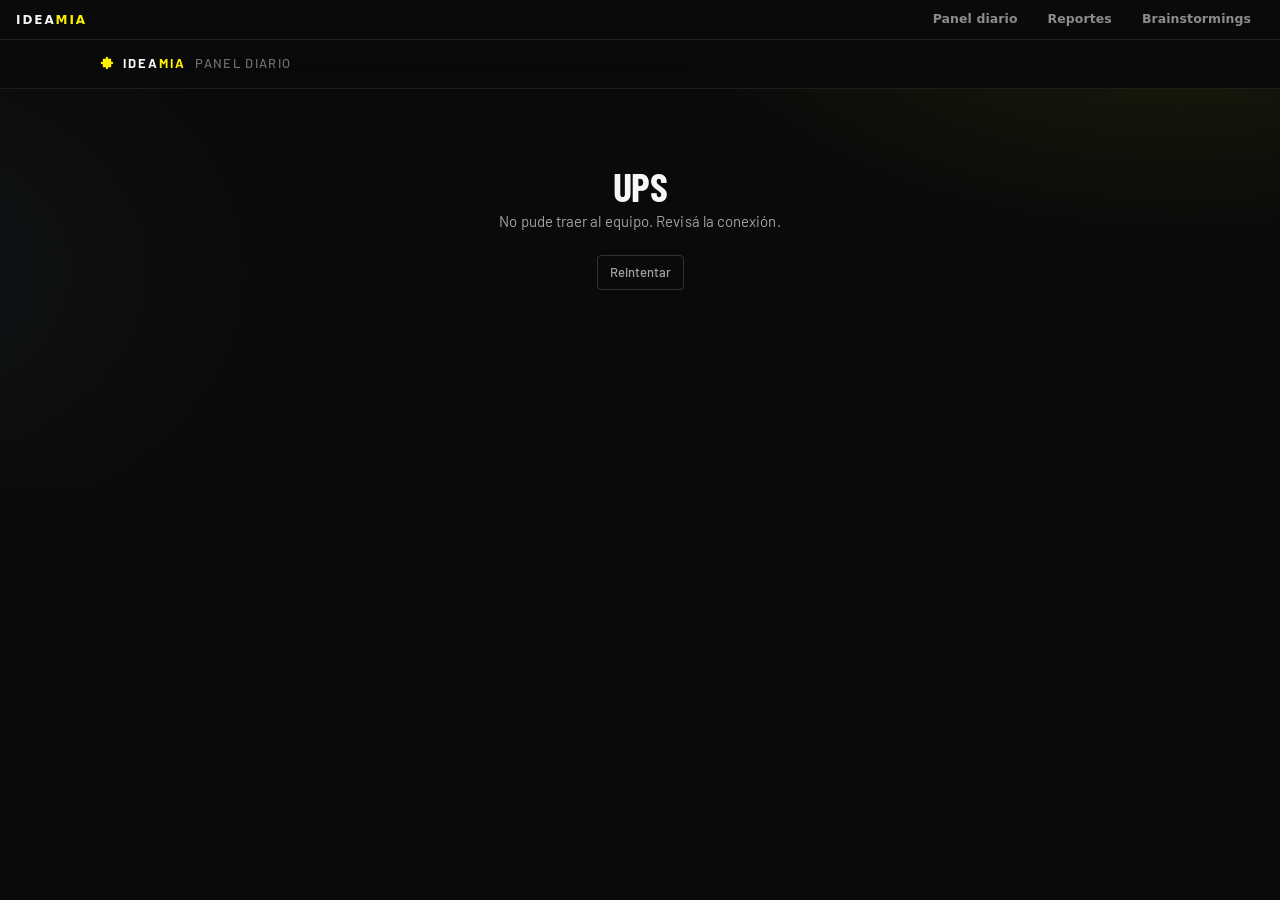
<file: index.html>
<!doctype html>
<html lang="es">
<head>
<meta charset="utf-8">
<meta name="viewport" content="width=device-width,initial-scale=1">
<meta name="theme-color" content="#0A0A0A">
<title>Panel diario · Ideamia</title>
<link rel="manifest" href="manifest.webmanifest?v=2">
<link rel="icon" type="image/png" sizes="192x192" href="icon-192.png?v=2">
<link rel="apple-touch-icon" href="apple-touch-icon.png?v=2">
<meta name="mobile-web-app-capable" content="yes">
<meta name="apple-mobile-web-app-capable" content="yes">
<meta name="apple-mobile-web-app-status-bar-style" content="black">
<meta name="apple-mobile-web-app-title" content="Ideamia">
<link rel="preconnect" href="https://fonts.googleapis.com">
<link rel="preconnect" href="https://fonts.gstatic.com" crossorigin>
<link rel="preconnect" href="https://script.google.com">
<link rel="preconnect" href="https://script.googleusercontent.com" crossorigin>
<link rel="stylesheet" href="https://fonts.googleapis.com/css2?family=Barlow:wght@300;400;500;600;700&family=Barlow+Condensed:wght@300;500;600;700;800&family=Barlow+Semi+Condensed:wght@500;600;700&display=swap">
<link rel="stylesheet" href="styles.css?v=109">
<script src="config.js?v=76"></script>
<script>/* los datos se piden ya, mientras baja app.js (unos 400 ms antes) */(function(){try{var q=new URLSearchParams(location.search);if(q.get('demo')==='1')return;var C=window.PANEL_CONFIG||{};if(!C.API_URL)return;var g=function(k){var v=localStorage.getItem('pi:'+k);return v==null?null:JSON.parse(v)};var per=q.get('p')||g('persona')||(localStorage.getItem('ideamia:persona')!=='project'?localStorage.getItem('ideamia:persona'):null);if(!per)return;var key=g('key')||localStorage.getItem('ideamia:clave')||'',pk=g('pkey')||'';var proj=(q.get('vista')==='project'||per==='project')&&!q.get('p');var pr=proj?{action:'project',k:pk||key}:{p:per,k:key||pk};if(!pr.k)return;var u=C.API_URL+'?'+new URLSearchParams(pr).toString();window.__pre={u:u,r:fetch(u,{cache:'no-store'}).then(function(r){return r.json()})}}catch(e){}})();</script>
<script>/* los datos de ejemplo solo se bajan en modo demo */if(/[?&]demo=1/.test(location.search)||!(window.PANEL_CONFIG||{}).API_URL)document.write('<script src="demo.js?v=79"><\/script>')</script>
</head>
<body>
<div id="demoBar" class="demo hidden">Modo demo · datos de ejemplo del 7 de octubre. Nada de lo que toques se guarda.</div>
<header class="top"><div class="in">
  <a class="logo" href="./">Idea<b>mia</b><span>Panel diario</span></a>
  <div class="sp"></div>
  <div class="sync" id="sync"></div>
  <button class="who hidden" id="who"></button>
</div></header>
<main class="wrap" id="app"><div class="loading"><b>Cargando</b>Trayendo tus tarjetas, reuniones y calendario…</div></main>
<div class="toast" id="toast"></div>
<script src="app.js?v=131"></script>
<script src="recordatorios.js?v=2" defer></script>
<script src="ideamia-nav.js?v=9" defer></script>
<script src="pwa.js?v=78" defer></script>
</body>
</html>
</file>
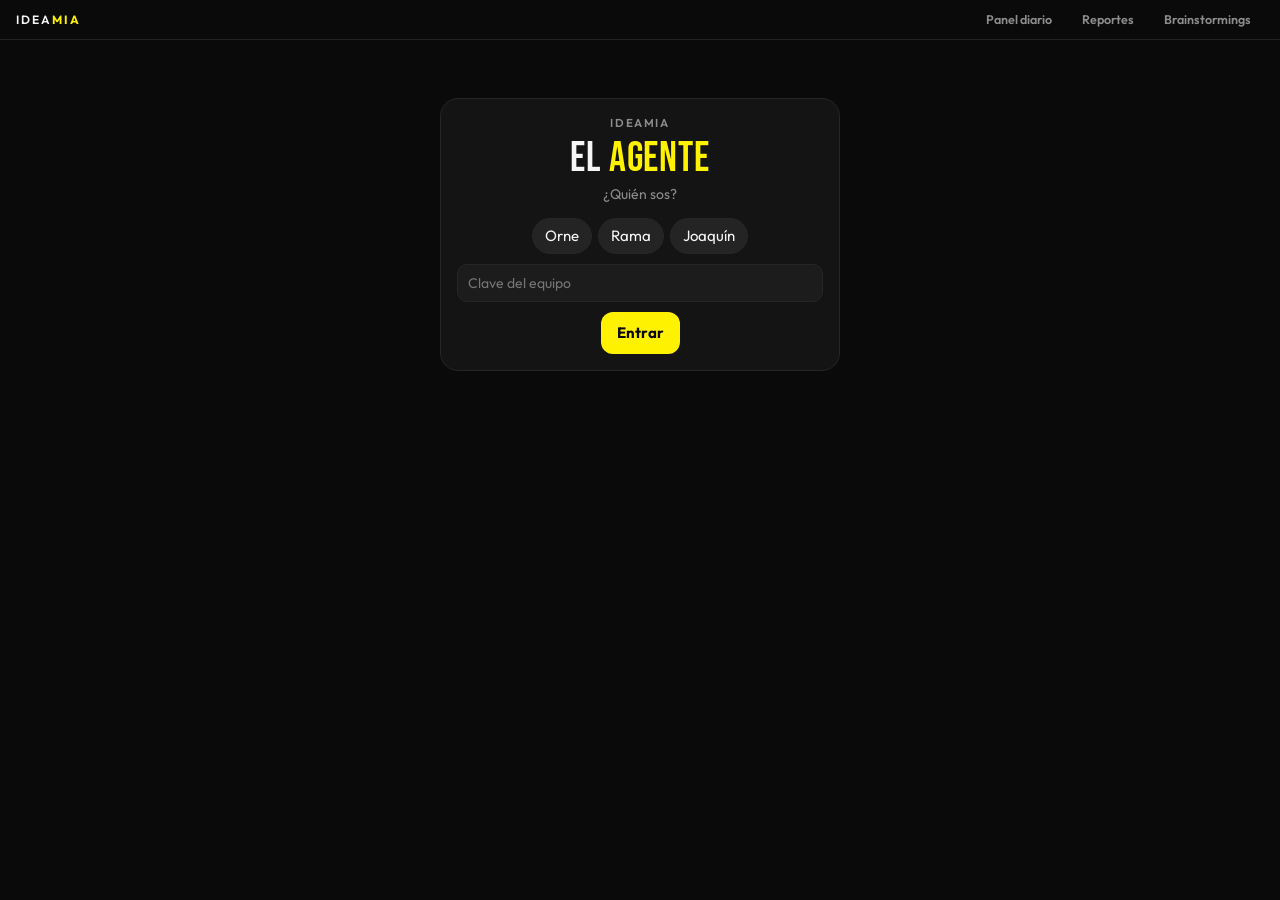
<file: agente/index.html>
<!doctype html>
<html lang="es">
<head>
<meta charset="utf-8">
<meta name="viewport" content="width=device-width, initial-scale=1, viewport-fit=cover">
<meta name="theme-color" content="#0A0A0A">
<meta name="robots" content="noindex">
<title>Agente · Ideamia</title>
<link rel="icon" type="image/png" sizes="192x192" href="../icon-192.png?v=2">
<link rel="preconnect" href="https://fonts.googleapis.com">
<link rel="preconnect" href="https://fonts.gstatic.com" crossorigin>
<link rel="stylesheet" href="https://fonts.googleapis.com/css2?family=Bebas+Neue&family=Outfit:wght@300;400;500;600;700&display=swap">
<style>
:root{--bg:#0A0A0A;--c1:#141414;--c2:#1C1C1C;--c3:#242424;--ln:#262626;--tx:#F5F5F5;--mu:#8C8C8C;--y:#FFF200;--ok:#5CE38A;--warn:#FFB454;--bad:#FF6B6B;--pk:#FF8AD8;--sk:#6FC3FF;color-scheme:dark}
*{box-sizing:border-box;-webkit-tap-highlight-color:transparent}html,body{margin:0;background:var(--bg);color:var(--tx);font:400 15px/1.45 Outfit,system-ui,sans-serif;-webkit-font-smoothing:antialiased}
button,input,select,textarea{font:inherit;color:inherit}button{cursor:pointer}a{color:var(--y)}
.wrap{max-width:980px;margin:0 auto;padding:18px 16px 80px}
.kick{color:var(--mu);font-size:11.5px;letter-spacing:.14em;text-transform:uppercase;font-weight:600}
h1{font:400 42px/1 'Bebas Neue',sans-serif;letter-spacing:.02em;margin:6px 0 4px}h1 b{color:var(--y);font-weight:400}
h2{font:400 26px/1 'Bebas Neue',sans-serif;letter-spacing:.03em;margin:26px 0 10px}
h3{margin:0;font-size:16px}
.sub{color:var(--mu);margin:0 0 14px;font-size:14px}
.tag{display:inline-block;font-size:11px;font-weight:700;letter-spacing:.08em;text-transform:uppercase;border-radius:999px;padding:3px 10px;background:var(--c3);color:var(--mu)}
.card{background:var(--c1);border:1px solid var(--ln);border-radius:18px;padding:16px;margin-bottom:12px}
.btn{background:var(--y);color:#0A0A0A;border:0;border-radius:12px;padding:10px 16px;font-weight:700}.btn.g{background:var(--c3);color:var(--tx)}.btn.r{background:none;color:var(--bad);border:1px solid #4a2525}.btn:disabled{opacity:.4}
.btn.sm{padding:6px 11px;font-size:13px;border-radius:10px}
.row{display:flex;gap:8px;flex-wrap:wrap;align-items:center}
input,select,textarea{background:var(--c2);border:1px solid var(--ln);border-radius:10px;padding:8px 10px;width:100%;font-size:14px}textarea{resize:vertical}
label.l{display:block;font-size:11.5px;color:var(--mu);font-weight:600;letter-spacing:.06em;text-transform:uppercase;margin:12px 0 6px}
.gasto{height:10px;background:var(--c3);border-radius:6px;overflow:hidden;margin:8px 0 4px}.gasto i{display:block;height:100%;background:var(--ok)}
.tareas{display:grid;grid-template-columns:repeat(4,1fr);gap:8px;margin-top:12px}@media(max-width:700px){.tareas{grid-template-columns:repeat(2,1fr)}}
.tarea{background:var(--c2);border:1px solid var(--ln);border-radius:14px;padding:12px;text-align:left}.tarea b{display:block;font-size:14.5px}.tarea span{font-size:12.5px;color:var(--mu)}.tarea:hover{border-color:#444}
.prop{border-left:3px solid var(--y)}.prop.aprobada{border-left-color:var(--ok);opacity:.75}.prop.descartada{border-left-color:#555;opacity:.6}
.meta{font-size:12.5px;color:var(--mu)}
.it{display:grid;gap:6px;background:var(--c2);border-radius:12px;padding:10px;margin-top:8px;position:relative}
.it .x{position:absolute;top:6px;right:6px;background:none;border:0;color:var(--mu);font-size:16px}
.g3{display:grid;grid-template-columns:2fr 1fr 1fr;gap:6px}@media(max-width:640px){.g3{grid-template-columns:1fr}}
.g2{display:grid;grid-template-columns:1fr 1fr;gap:6px}
table{width:100%;border-collapse:collapse;font-size:13.5px}td,th{padding:6px 4px;border-top:1px solid var(--ln);text-align:left;vertical-align:top}th{color:var(--mu);font-size:12px;font-weight:600;border-top:0}
.scroll{overflow-x:auto}
.chk{display:inline-flex;gap:6px;align-items:center;margin:4px 12px 4px 0;font-size:14px}.chk input{width:auto}
.acc{display:flex;gap:8px;justify-content:flex-end;margin-top:14px;flex-wrap:wrap}
.empty{color:var(--mu);text-align:center;padding:26px 10px}
.toast{position:fixed;left:50%;bottom:22px;transform:translateX(-50%);background:var(--c3);border:1px solid var(--ln);border-radius:12px;padding:10px 16px;font-size:14px;z-index:60;max-width:90vw}
.trab{position:fixed;inset:0;background:rgba(0,0,0,.65);display:grid;place-items:center;z-index:50}.trab div{background:var(--c1);border:1px solid var(--ln);border-radius:18px;padding:22px;text-align:center;max-width:340px}
.spin{width:34px;height:34px;border:3px solid var(--c3);border-top-color:var(--y);border-radius:50%;animation:g 1s linear infinite;margin:0 auto 12px}@keyframes g{to{transform:rotate(360deg)}}
.prio{padding:8px 0;border-top:1px solid var(--ln)}.prio:first-child{border-top:0}
.ps{display:flex;gap:6px;flex-wrap:wrap;justify-content:center;margin:10px 0}.chip{background:var(--c3);border:1px solid var(--ln);border-radius:999px;padding:6px 12px}.chip.on{background:var(--y);color:#0A0A0A}
details summary{cursor:pointer;color:var(--mu);font-size:13px}
</style>
<script src="../config.js?v=2"></script>
<script src="../ideamia-nav.js?v=6" defer></script>
</head>
<body>
<div class="wrap" id="app"><div class="empty">Cargando…</div></div>
<script>
(function () {
  const C = window.PANEL_CONFIG || {}, app = document.getElementById('app');
  const lsGet = k => { try { const v = localStorage.getItem(k); return v == null ? '' : v; } catch (e) { return ''; } };
  const lsSet = (k, v) => { try { localStorage.setItem(k, v); } catch (e) {} };
  const jget = k => { const v = lsGet(k); try { return v ? JSON.parse(v) : ''; } catch (e) { return v; } };
  const esc = s => String(s == null ? '' : s).replace(/[&<>"']/g, c => ({ '&': '&amp;', '<': '&lt;', '>': '&gt;', '"': '&quot;', "'": '&#39;' }[c]));
  const toast = t => { const d = document.createElement('div'); d.className = 'toast'; d.textContent = t; document.body.appendChild(d); setTimeout(() => d.remove(), 5000); };
  const PERMITIDAS = { orne: 'Orne', rama: 'Rama', project: 'Joaquín' };
  const S = { persona: new URLSearchParams(location.search).get('p') || jget('pi:persona') || lsGet('ideamia:persona') || '', key: jget('pi:key') || lsGet('ideamia:clave') || '', pkey: jget('pi:pkey') || '', d: null, ed: {}, ver: false };
  const clave = () => S.persona === 'project' ? (S.pkey || S.key) : S.key;
  const TXT = {
    inputs: 'Lee los inputs nuevos del SCL y propone las piezas y lo que hay que pedir.',
    plan: 'Arma el plan general (tópicos semana por semana) y el de cada campaña que se ataca.',
    planb: 'Propone el plan B de cada reel de los próximos 45 días que no lo tenga.',
    control: 'Revisa qué está atrasado o falta y te lo ordena por prioridad.'
  };
  const FMT = { reel: 'Reel', carrusel: 'Carrusel', post: 'Post', historias: 'Historias', canal: 'Canal social', otro: 'Otro' };
  const CUANDO = { previa: 'Semana previa', semana: 'Semana de la fecha', despues: 'Después' };
  const dm = s => s ? s.slice(8, 10) + '/' + s.slice(5, 7) : '';
  const usd = n => 'US$ ' + (Number(n) || 0).toFixed(2).replace('.', ',');
  const seg = ms => Math.round((ms || 0) / 1000) + ' s';

  function gate(msg) {
    app.innerHTML = '<div class="card" style="max-width:400px;margin:40px auto;text-align:center"><div class="kick">Ideamia</div><h1>El <b>agente</b></h1>' + (msg ? '<p class="sub">' + esc(msg) + '</p>' : '') +
      (S.persona && PERMITIDAS[S.persona] ? '' : '<p class="sub">¿Quién sos?</p><div class="ps">' + Object.keys(PERMITIDAS).map(p => '<button class="chip' + (S.persona === p ? ' on' : '') + '" data-p="' + p + '">' + PERMITIDAS[p] + '</button>').join('') + '</div>') +
      '<input id="k" type="password" placeholder="' + (S.persona === 'project' ? 'Clave del project' : 'Clave del equipo') + '"><div style="margin-top:10px"><button class="btn" id="ent">Entrar</button></div></div>';
    app.querySelectorAll('[data-p]').forEach(b => b.onclick = () => { S.persona = b.dataset.p; gate(msg); });
    const ent = () => { const v = app.querySelector('#k').value.trim(); if (!v || !S.persona) return toast('Elegí quién sos y poné la clave'); if (S.persona === 'project') S.pkey = v; else { S.key = v; lsSet('ideamia:clave', v); } cargar(); };
    app.querySelector('#ent').onclick = ent; app.querySelector('#k').onkeydown = e => { if (e.key === 'Enter') ent(); };
  }
  async function cargar() {
    if (!S.persona || !PERMITIDAS[S.persona]) return gate('');
    if (!clave()) return gate('');
    try {
      const r = await fetch(C.API_URL + '?' + new URLSearchParams({ action: 'agente', k: clave(), p: S.persona }), { cache: 'no-store' }).then(r => r.json());
      if (r.error) { if (r.error === 'clave') return gate(r.mensaje); throw new Error(r.mensaje || r.error); }
      S.d = r; pintar();
    } catch (e) { app.innerHTML = '<div class="empty">No se pudo cargar: ' + esc(e.message) + '</div>'; }
  }
  async function post(b, espera) {
    let w = null;
    if (espera) { w = document.createElement('div'); w.className = 'trab'; w.innerHTML = '<div><div class="spin"></div><b>' + esc(espera) + '</b><p class="sub" style="margin:8px 0 0">Puede tardar hasta un minuto. No cierres la página.</p></div>'; document.body.appendChild(w); }
    try {
      const r = await fetch(C.API_URL, { method: 'POST', headers: { 'Content-Type': 'text/plain;charset=utf-8' }, body: JSON.stringify(Object.assign({ action: 'agente', k: clave(), persona: S.persona }, b)) }).then(r => r.json());
      if (r.error) throw new Error(r.mensaje || r.error);
      S.d = r; pintar(); return r;
    } finally { if (w) w.remove(); }
  }

  /* ---------- formularios editables de cada propuesta (se edita una copia; al aprobar se manda la copia) ---------- */
  const copia = p => S.ed[p.id] = S.ed[p.id] || JSON.parse(JSON.stringify(p.datos));
  const ruta = (o, path) => path.split('.').reduce((a, k) => a == null ? a : a[k], o);
  const poner = (o, path, v) => { const ks = path.split('.'), last = ks.pop(); const t = ks.reduce((a, k) => a[k], o); t[last] = v; };
  const inp = (p, path, ph, tipo) => '<input data-e="' + p.id + '" data-path="' + path + '"' + (tipo ? ' type="' + tipo + '"' : '') + ' placeholder="' + esc(ph || '') + '" value="' + esc(ruta(copia(p), path) || '') + '">';
  const area = (p, path, ph, rows) => '<textarea data-e="' + p.id + '" data-path="' + path + '" rows="' + (rows || 2) + '" placeholder="' + esc(ph || '') + '">' + esc(ruta(copia(p), path) || '') + '</textarea>';
  const sel = (p, path, ops) => { const v = ruta(copia(p), path); return '<select data-e="' + p.id + '" data-path="' + path + '">' + Object.keys(ops).map(k => '<option value="' + k + '"' + (k === v ? ' selected' : '') + '>' + esc(ops[k]) + '</option>').join('') + '</select>'; };
  const chk = (p, path, txt) => '<label class="chk"><input type="checkbox" data-e="' + p.id + '" data-path="' + path + '"' + (ruta(copia(p), path) ? ' checked' : '') + '>' + esc(txt) + '</label>';
  const quitar = (p, path, i) => '<button class="x" title="Sacar" data-quitar="' + p.id + '" data-path="' + path + '" data-i="' + i + '">✕</button>';
  const sumar = (p, path, txt, nuevo) => '<button class="btn g sm" style="margin-top:8px" data-sumar="' + p.id + '" data-path="' + path + '" data-nuevo="' + esc(JSON.stringify(nuevo)) + '">+ ' + esc(txt) + '</button>';
  const pedidos = (p, base) => { const L = ruta(copia(p), base) || []; return '<label class="l">Qué hay que pedir</label>' + (L.length ? L.map((x, i) => '<div class="it">' + quitar(p, base, i) + '<div class="g3">' + inp(p, base + '.' + i + '.que', 'Qué') + sel(p, base + '.' + i + '.aQuien', { cliente: 'Al cliente', project: 'Al project' }) + inp(p, base + '.' + i + '.fecha', '', 'date') + '</div></div>').join('') : '<div class="meta">Nada para pedir.</div>') + sumar(p, base, 'Pedido', { que: '', aQuien: 'cliente', fecha: '' }); };

  function formInputs(p) {
    const d = copia(p);
    return '<label class="l">Qué pide el input</label>' + area(p, 'resumen', '', 2) +
      '<label class="l">Piezas que salen</label>' + ((d.piezas || []).length ? d.piezas.map((x, i) => '<div class="it">' + quitar(p, 'piezas', i) + '<div class="g3">' + inp(p, 'piezas.' + i + '.titulo', 'Título de la tarjeta') + sel(p, 'piezas.' + i + '.formato', FMT) + inp(p, 'piezas.' + i + '.fecha', '', 'date') + '</div>' + area(p, 'piezas.' + i + '.idea', 'La idea', 2) + '</div>').join('') : '<div class="meta">Sin piezas.</div>') +
      sumar(p, 'piezas', 'Pieza', { titulo: '', formato: 'post', fecha: '', idea: '' }) + pedidos(p, 'pedir') +
      '<label class="l">Duda para el project o el cliente</label>' + area(p, 'duda', 'Sin dudas', 2) +
      '<p class="meta" style="margin-top:10px">Al aprobar: cada pieza y cada pedido se crea como tarjeta en "Para mover en el mes" del SCL y se deja un comentario en el input.</p>';
  }
  function formPlan(p) {
    const d = copia(p), sem = p.semanas || [], G = d.general || { topicos: [], pedidos: [] };
    let h = '';
    if ((G.topicos || []).length) {
      h += '<h3 style="margin-top:6px">Plan general · tópicos semana por semana</h3><div class="scroll"><table><tr><th>Tópico</th>' + sem.map(w => '<th>Semana del ' + dm(w) + '</th>').join('') + '</tr>' +
        G.topicos.map((t, ti) => { const porSem = {}; (t.semanas || []).forEach((w, wi) => porSem[w.semana] = wi);
          return '<tr><td><b>' + esc((p.nombres || {})[t.id] || t.id) + '</b></td>' + sem.map(w => '<td style="min-width:170px">' + (porSem[w] != null ? area(p, 'general.topicos.' + ti + '.semanas.' + porSem[w] + '.angulo', '', 2) : '<span class="meta">sin ángulo</span>') + '</td>').join('') + '</tr>'; }).join('') + '</table></div>' +
        pedidos(p, 'general.pedidos');
    }
    (d.campanas || []).forEach((c, ci) => {
      const info = (p.camps || []).filter(x => x.key === c.key)[0] || { nombre: c.key, nivel: '', f: '' }, b = 'campanas.' + ci;
      h += '<h3 style="margin-top:18px">Campaña: ' + esc(info.nombre) + ' <span class="meta">(N' + info.nivel + ', ' + dm(info.f) + ')</span></h3>' +
        '<label class="l">Ideas</label>' + (c.ideas || []).map((x, i) => '<div class="it">' + quitar(p, b + '.ideas', i) + area(p, b + '.ideas.' + i, '', 2) + '</div>').join('') + sumar(p, b + '.ideas', 'Idea', '') +
        '<label class="l">Producción especial</label>' + chk(p, b + '.produccion.estetica', 'Estética especial') + chk(p, b + '.produccion.banners', 'Banners para la web') + chk(p, b + '.produccion.carteleria', 'Cartelería para el local') + area(p, b + '.produccion.notas', 'Notas de producción', 2) +
        pedidos(p, b + '.pedidos') +
        '<label class="l">Distribución</label>' + (c.distribucion || []).map((x, i) => '<div class="it">' + quitar(p, b + '.distribucion', i) + '<div class="g3">' + inp(p, b + '.distribucion.' + i + '.idea', 'Qué sale') + sel(p, b + '.distribucion.' + i + '.cuando', CUANDO) + inp(p, b + '.distribucion.' + i + '.fecha', '', 'date') + '</div></div>').join('') + sumar(p, b + '.distribucion', 'Línea', { idea: '', cuando: 'semana', fecha: '' }) +
        (c.anterior ? '<p class="meta" style="margin-top:10px"><b>Para averiguar del año pasado:</b> ' + esc(c.anterior) + '</p>' : '');
    });
    if (d.nota) h += '<div class="it" style="margin-top:14px;border:1px solid rgba(255,242,0,.3)"><b>Revisá antes de aprobar</b><div>' + esc(d.nota) + '</div></div>';
    return h + '<p class="meta" style="margin-top:10px">Al aprobar queda guardado como borrador en Plan → Plan del mes, sin pisar lo que ya hayas escrito. Las tarjetas se crean recién cuando tocás Terminar en Plan.</p>';
  }
  function formPlanB(p) {
    const d = copia(p);
    return '<div class="meta">Reel: <a href="' + esc(p.card.url) + '" target="_blank" rel="noopener">' + esc(p.card.n) + '</a> · ' + dm(p.card.due) + '</div>' +
      '<label class="l">El reel depende de</label>' + Object.keys(S.d.dep).map(k => '<label class="chk"><input type="checkbox" data-dep="' + p.id + '" value="' + k + '"' + ((d.depReel || []).indexOf(k) >= 0 ? ' checked' : '') + '>' + esc(S.d.dep[k]) + '</label>').join('') +
      '<label class="l">Qué se publica si se cae</label>' + area(p, 'que', '', 2) +
      '<div class="g3" style="margin-top:8px">' + sel(p, 'formato', S.d.formatos) + sel(p, 'material', S.d.material) + inp(p, 'fecha', '', 'date') + '</div>' +
      '<label class="l">Detalle del material</label>' + inp(p, 'materialTxt', 'Ej.: tomas del making of de septiembre') +
      '<p class="meta" style="margin-top:10px">Al aprobar se crea su tarjeta en la lista "Plan B" del SCL, como si lo cargaras en Plan.</p>';
  }
  function formControl(p) {
    const d = p.datos;
    return '<p style="margin:6px 0 10px">' + esc(d.resumen) + '</p>' + (d.prioridades || []).map((x, i) => '<div class="prio"><b>' + (i + 1) + '. ' + esc(x.que) + '</b><div class="meta">' + esc(x.cuando) + '</div></div>').join('') +
      '<details style="margin-top:10px"><summary>Lo que miró el agente</summary><pre style="white-space:pre-wrap;font-size:12px;color:var(--mu)">' + esc(JSON.stringify(d.estado, null, 1)) + '</pre></details>';
  }
  function pintarProp(p) {
    const MAR = {}; S.d.marcas.forEach(m => MAR[m.slug] = m.nombre);
    const pend = p.estado === 'pendiente', T = S.d.tareas[p.tarea] || p.tarea;
    const cab = '<div class="row" style="justify-content:space-between;align-items:flex-start"><div><span class="tag">' + esc(T) + '</span> <span class="tag">' + esc(MAR[p.marca] || p.marca) + '</span><h3 style="margin-top:8px">' + esc(p.titulo) + '</h3>' +
      '<div class="meta">' + new Date(p.creada).toLocaleString('es-AR', { day: 'numeric', month: 'numeric', hour: '2-digit', minute: '2-digit' }) + ' · ' + usd(p.usd) + ' · el agente tardó ' + seg(p.ms) + (p.card && p.tarea === 'inputs' ? ' · <a href="' + esc(p.card.url) + '" target="_blank" rel="noopener">ver el input</a>' : '') + '</div></div>' +
      (pend ? '' : '<span class="tag" style="color:' + (p.estado === 'aprobada' ? 'var(--ok)' : 'var(--mu)') + '">' + (p.estado === 'aprobada' ? 'Aprobada' + (p.editada ? ' con cambios' : '') : 'Descartada') + '</span>') + '</div>';
    if (!pend) return '<div class="card prop ' + p.estado + '">' + cab + (p.motivo ? '<div class="meta" style="margin-top:6px">Motivo: ' + esc(p.motivo) + '</div>' : '') + '</div>';
    const cuerpo = p.tarea === 'inputs' ? formInputs(p) : p.tarea === 'plan' ? formPlan(p) : p.tarea === 'planb' ? formPlanB(p) : formControl(p);
    return '<div class="card prop" data-prop="' + p.id + '">' + cab + '<div style="margin-top:6px">' + cuerpo + '</div><div class="acc"><button class="btn r sm" data-desc="' + p.id + '">Descartar</button><button class="btn" data-apr="' + p.id + '">' + (p.tarea === 'control' ? 'Listo, lo vi' : 'Aprobar') + '</button></div></div>';
  }
  function pintar() {
    const d = S.d, pct = Math.min(100, d.gasto / d.tope * 100), pend = d.props.filter(p => p.estado === 'pendiente'), res = d.props.filter(p => p.estado !== 'pendiente');
    const est = Object.keys(d.porTarea || {});
    app.innerHTML = '<div><span class="kick">Ideamia · copiloto de social media</span><h1>El <b>agente</b></h1><p class="sub">Te deja el trabajo operativo armado en borrador. Nada llega a Trello ni al cliente hasta que vos lo revisás y tocás Aprobar.</p></div>' +
      '<div class="card"><div class="row" style="justify-content:space-between"><b>Gasto de ' + esc(d.mes.slice(5)) + '/' + esc(d.mes.slice(0, 4)) + '</b><span class="meta">' + usd(d.gasto) + ' de ' + usd(d.tope) + '</span></div><div class="gasto"><i style="width:' + pct + '%;background:' + (pct > 85 ? 'var(--bad)' : pct > 60 ? 'var(--warn)' : 'var(--ok)') + '"></i></div>' +
        (est.length ? '<div class="meta">' + est.map(k => esc(d.tareas[k] || k) + ': ' + d.porTarea[k].n + ' vez' + (d.porTarea[k].n === 1 ? '' : 'es') + ', ' + usd(d.porTarea[k].usd) + ', ' + seg(d.porTarea[k].ms / d.porTarea[k].n) + ' promedio').join(' · ') + '</div>' : '<div class="meta">Todavía no se usó este mes.</div>') +
        (d.hayClave ? '' : '<p style="color:var(--bad);margin:8px 0 0">Falta la API key de Claude en el Apps Script.</p>') + '</div>' +
      (d.marcas.length ? d.marcas.map(m => '<div class="card"><b>' + esc(m.nombre) + '</b><div class="tareas">' + Object.keys(d.tareas).map(k => '<button class="tarea" data-correr="' + k + '" data-marca="' + m.slug + '"><b>' + esc(d.tareas[k]) + '</b><span>' + esc(TXT[k] || '') + '</span></button>').join('') + '</div></div>').join('')
        : '<div class="card empty">El agente todavía no está habilitado para tus marcas.</div>') +
      '<h2>Para revisar' + (pend.length ? ' · ' + pend.length : '') + '</h2>' + (pend.length ? pend.map(pintarProp).join('') : '<div class="card empty">No hay propuestas pendientes. Pedile algo al agente arriba.</div>') +
      (res.length ? '<h2>Resueltas</h2>' + (S.ver ? res.map(pintarProp).join('') + '<button class="btn g sm" data-ver>Ocultar</button>' : '<button class="btn g sm" data-ver>Ver las ' + res.length + ' resueltas</button>') : '');
    bind();
  }
  function bind() {
    const $$ = s => app.querySelectorAll(s);
    $$('[data-correr]').forEach(b => b.onclick = async () => {
      const t = b.dataset.correr;
      try { const r = await post({ accion: 'correr', tarea: t, marca: b.dataset.marca }, 'El agente está con ' + (S.d.tareas[t] || t).toLowerCase() + '…'); const c = r.corrida || {}; toast(c.mensaje || (c.nuevas ? c.nuevas + ' propuesta' + (c.nuevas === 1 ? '' : 's') + ' nueva' + (c.nuevas === 1 ? '' : 's') + ' · ' + usd(c.usd) + ' · ' + seg(c.ms) : 'Listo')); }
      catch (e) { toast(e.message); }
    });
    $$('[data-e]').forEach(el => { const ev = el.type === 'checkbox' ? 'change' : 'input'; el.addEventListener(ev, () => poner(S.ed[el.dataset.e], el.dataset.path, el.type === 'checkbox' ? el.checked : el.value)); });
    $$('[data-dep]').forEach(el => el.onchange = () => { const p = S.d.props.find(x => x.id === el.dataset.dep), c = copia(p); c.depReel = Array.from(app.querySelectorAll('[data-dep="' + p.id + '"]:checked')).map(x => x.value); });
    $$('[data-quitar]').forEach(b => b.onclick = () => { const p = S.d.props.find(x => x.id === b.dataset.quitar); ruta(copia(p), b.dataset.path).splice(Number(b.dataset.i), 1); pintar(); });
    $$('[data-sumar]').forEach(b => b.onclick = () => { const p = S.d.props.find(x => x.id === b.dataset.sumar), c = copia(p); let L = ruta(c, b.dataset.path); if (!L) { poner(c, b.dataset.path, []); L = ruta(c, b.dataset.path); } L.push(JSON.parse(b.dataset.nuevo)); pintar(); });
    $$('[data-apr]').forEach(b => b.onclick = async () => {
      const p = S.d.props.find(x => x.id === b.dataset.apr), c = S.ed[p.id] || p.datos, editada = JSON.stringify(c) !== JSON.stringify(p.datos);
      b.disabled = true;
      try { const r = await post({ accion: 'aprobar', id: p.id, datos: c, editada: editada }, p.tarea === 'control' ? '' : 'Aplicando la propuesta…'); delete S.ed[p.id]; const z = r.resultado || {}; toast(z.error ? z.mensaje : (z.mensaje || 'Aprobada')); }
      catch (e) { toast(e.message); b.disabled = false; }
    });
    $$('[data-desc]').forEach(b => b.onclick = async () => { const m = prompt('¿Por qué la descartás? (opcional, sirve para mejorar al agente)'); if (m === null) return; try { await post({ accion: 'descartar', id: b.dataset.desc, motivo: m }); delete S.ed[b.dataset.desc]; toast('Descartada'); } catch (e) { toast(e.message); } });
    $$('[data-ver]').forEach(b => b.onclick = () => { S.ver = !S.ver; pintar(); });
  }
  cargar();
})();
</script>
</body>
</html>
</file>
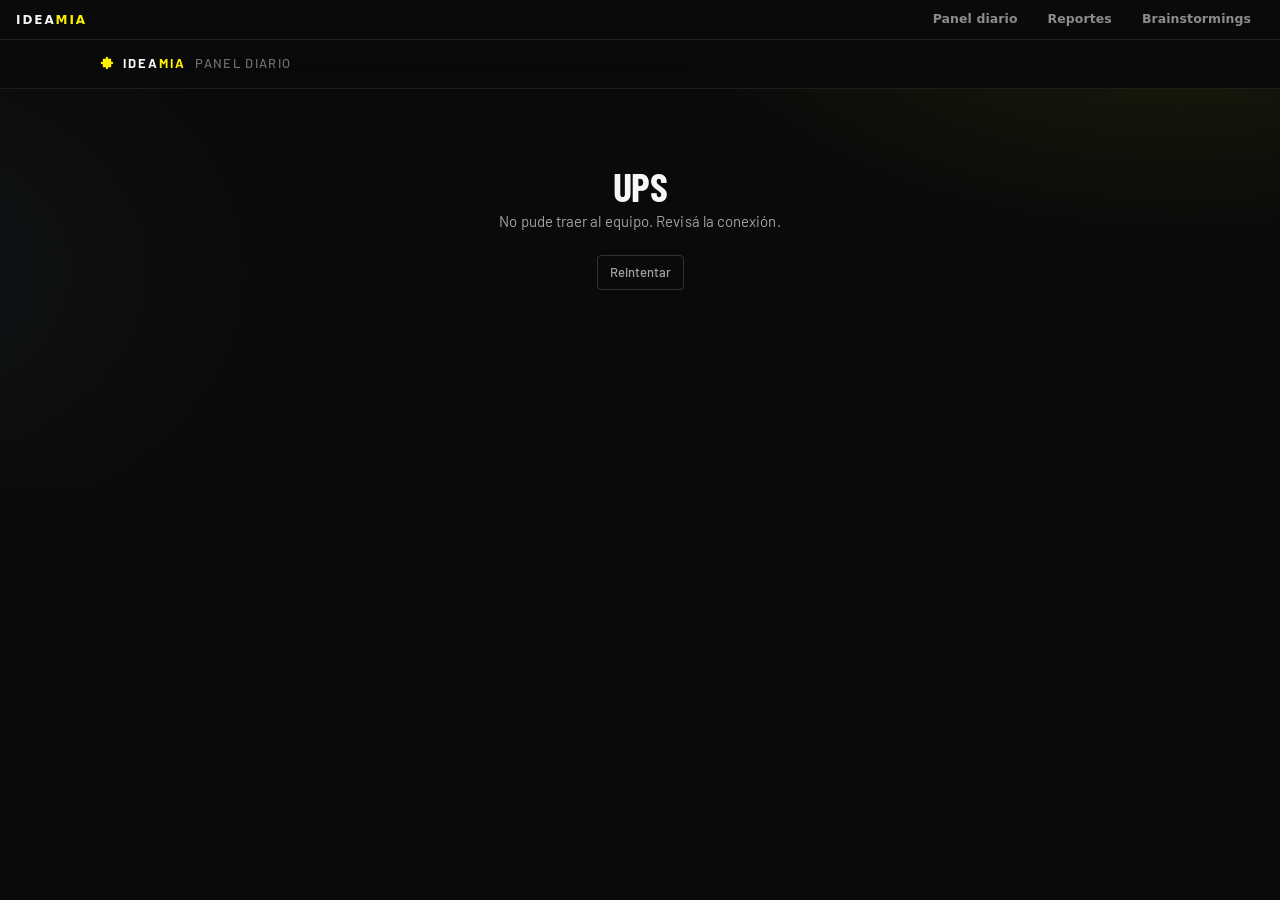
<file: objetivos/index.html>
<!doctype html>
<html lang="es">
<head>
<meta charset="utf-8">
<meta name="viewport" content="width=device-width, initial-scale=1, viewport-fit=cover">
<meta name="theme-color" content="#0A0A0A">
<meta name="robots" content="noindex">
<title>Objetivos · Ideamia</title>
<link rel="icon" type="image/png" sizes="192x192" href="../icon-192.png?v=2">
<link rel="preconnect" href="https://fonts.googleapis.com">
<link rel="preconnect" href="https://fonts.gstatic.com" crossorigin>
<link rel="stylesheet" href="https://fonts.googleapis.com/css2?family=Bebas+Neue&family=Outfit:wght@300;400;500;600;700&display=swap">
<style>
/* celu: sin zoom automatico del iPhone al tocar un campo, y la pagina no se corre de costado (26/10/2026) */
@media (max-width:700px){input,select,textarea{font-size:16px!important}}
html,body{overflow-x:hidden;overflow-x:clip;max-width:100%;overscroll-behavior-x:none}

:root{--bg:#0A0A0A;--c1:#141414;--c2:#1C1C1C;--c3:#242424;--ln:#262626;--tx:#F5F5F5;--mu:#8C8C8C;--y:#FFF200;--ok:#5CE38A;--warn:#FFB454;--bad:#FF6B6B;--r:18px}
*{box-sizing:border-box;-webkit-tap-highlight-color:transparent}html,body{margin:0;background:var(--bg);color:var(--tx);font:400 15px/1.45 Outfit,system-ui,sans-serif;-webkit-font-smoothing:antialiased}
a{color:var(--y)}button,input{font:inherit;color:inherit}button{cursor:pointer}
.wrap{max-width:920px;margin:0 auto;padding:18px 16px 70px}
.kick{color:var(--mu);font-size:11.5px;letter-spacing:.14em;text-transform:uppercase;font-weight:600}
h1{font:400 40px/1 'Bebas Neue',sans-serif;letter-spacing:.02em;margin:4px 0 2px}h1 b{color:var(--y);font-weight:400}
.sub{color:var(--mu);margin:0 0 14px;font-size:14px}
/* carrusel de marcas */
.marcas{display:flex;gap:8px;overflow-x:auto;scroll-snap-type:x mandatory;scrollbar-width:none;margin:0 -16px 14px;padding:2px 16px 6px}.marcas::-webkit-scrollbar{display:none}
.mc{scroll-snap-align:start;flex:none;display:flex;align-items:center;gap:9px;border:1px solid var(--ln);background:var(--c1);border-radius:16px;padding:8px 14px 8px 8px;transition:all .18s;text-align:left}
.mc:hover{border-color:#3a3a3a}.mc.on{background:var(--y);color:#0A0A0A;border-color:var(--y)}
.mc .n{font-weight:700;font-size:14px;white-space:nowrap}.mc .s{font-size:11.5px;opacity:.7;white-space:nowrap}
.ring{--p:0;width:34px;height:34px;border-radius:50%;background:conic-gradient(var(--ok) calc(var(--p)*1%),#2c2c2c 0);display:grid;place-items:center;flex:none}
.ring i{width:26px;height:26px;border-radius:50%;background:var(--c1);display:grid;place-items:center;font:700 10px Outfit;font-style:normal;color:var(--tx)}
.mc.on .ring i{background:var(--y);color:#0A0A0A}.mc.on .ring{background:conic-gradient(#0A0A0A calc(var(--p)*1%),rgba(0,0,0,.18) 0)}
/* plegables */
.fold{background:var(--c1);border:1px solid var(--ln);border-radius:var(--r);margin-bottom:10px;overflow:hidden}
.fold>.fh{width:100%;display:flex;align-items:center;gap:10px;background:none;border:0;padding:13px 16px;text-align:left}
.fh .t{flex:1;font-weight:600}.fh .cnt{font-size:12px;font-weight:700;border-radius:999px;padding:2px 9px;background:var(--c3)}
.fh .chev{transition:transform .25s;color:var(--mu)}.fold.open>.fh .chev{transform:rotate(180deg)}
.fb{display:grid;grid-template-rows:0fr;transition:grid-template-rows .28s ease}.fold.open>.fb{grid-template-rows:1fr}
.fb>div{overflow:hidden}.fb ul{margin:0;padding:0 16px 14px 34px}.fb li{margin:6px 0;color:#d6d6d6;font-size:14px}
.fold.amar{border-color:rgba(255,242,0,.3)}.fold.amar .cnt{background:var(--y);color:#0A0A0A}
.fold.roja .cnt{background:rgba(255,107,107,.18);color:var(--bad)}
/* solapas de período + carrusel */
.ptabs{display:flex;gap:6px;background:var(--c1);border:1px solid var(--ln);border-radius:14px;padding:4px;margin:14px 0 10px}
.pt{flex:1;border:0;background:none;border-radius:10px;padding:8px 6px;font-weight:600;font-size:13.5px;color:var(--mu);transition:all .18s;line-height:1.2}
.pt b{display:block;font-size:11.5px;font-weight:500;opacity:.8}.pt.on{background:var(--c3);color:var(--tx)}
.track{display:flex;overflow-x:auto;scroll-snap-type:x mandatory;scrollbar-width:none;scroll-behavior:smooth;gap:16px}.track::-webkit-scrollbar{display:none}
.panel{flex:0 0 100%;scroll-snap-align:start;min-width:0}
.dots{display:flex;justify-content:center;gap:6px;margin:10px 0 0}.dots i{width:6px;height:6px;border-radius:9px;background:#333;transition:all .2s}.dots i.on{width:18px;background:var(--y)}
.phead{display:block;width:100%;text-align:left;background:var(--c1);border:1px solid var(--ln);border-radius:var(--r);padding:15px 16px;margin-bottom:10px;transition:border-color .2s}
.phead:hover{border-color:#353535}.phead .row>.chev{align-self:center;color:var(--mu);transition:transform .25s;flex:none}.panel.min .phead .row>.chev{transform:rotate(-90deg)}
.pbody{display:grid;grid-template-rows:1fr;transition:grid-template-rows .3s ease}.pbody>div{overflow:hidden}.panel.min .pbody{grid-template-rows:0fr}
.phead .row{display:flex;justify-content:space-between;align-items:flex-end;gap:10px}
.phead h2{margin:2px 0 0;font-size:17px;font-weight:700}.phead .d{color:var(--mu);font-size:12.5px}
.bono{text-align:right;flex:none}.bono .n{font:400 32px/1 'Bebas Neue',sans-serif;color:var(--y)}.bono .n small{font-size:17px;color:var(--mu)}.bono .l{color:var(--mu);font-size:11.5px}
.tbar{height:4px;background:var(--c2);border-radius:9px;margin:12px 0 4px;overflow:hidden}.tbar i{display:block;height:100%;background:#444}
.tlbl{color:var(--mu);font-size:11.5px}
/* objetivos plegables */
.obj{background:var(--c1);border:1px solid var(--ln);border-radius:16px;margin-bottom:8px;overflow:hidden;transition:border-color .2s}
.obj.open{border-color:#353535}
.oh{width:100%;background:none;border:0;padding:12px 14px;display:grid;grid-template-columns:10px 1fr auto 14px;gap:10px;align-items:center;text-align:left}
.dot{width:10px;height:10px;border-radius:50%}.dot.ok{background:var(--ok)}.dot.cam{background:var(--y)}.dot.at{background:var(--bad)}.dot.va{background:var(--warn)}.dot.nd{background:#555}
.ot{font-weight:600;font-size:14.5px;line-height:1.25}.mini{height:4px;background:var(--c2);border-radius:9px;margin-top:6px;overflow:hidden}.mini i{display:block;height:100%;background:var(--y);border-radius:9px}.mini i.ok{background:var(--ok)}.mini i.at{background:var(--bad)}
.ov{font-size:12.5px;color:var(--mu);text-align:right;white-space:nowrap}.ov strong{color:var(--tx);font-size:14px}
.oh .chev{color:var(--mu);transition:transform .25s}.obj.open .oh .chev{transform:rotate(180deg)}
.ob{display:grid;grid-template-rows:0fr;transition:grid-template-rows .28s ease}.obj.open .ob{grid-template-rows:1fr}.ob>div{overflow:hidden}
.oin{padding:0 14px 14px}
.full{font-size:13.5px;color:#d0d0d0}.on{color:var(--mu);font-size:12.5px;margin-top:4px}
.st{display:inline-block;font-size:11.5px;font-weight:700;border-radius:999px;padding:3px 9px;margin-top:8px}
.st.ok{background:rgba(92,227,138,.14);color:var(--ok)}.st.cam{background:rgba(255,242,0,.12);color:var(--y)}.st.at{background:rgba(255,107,107,.14);color:var(--bad)}.st.nd{background:var(--c2);color:var(--mu)}.st.va{background:rgba(255,180,84,.14);color:var(--warn)}
.bar{height:10px;background:var(--c2);border-radius:9px;margin:12px 0 6px;position:relative;overflow:hidden}
.bar i{position:absolute;inset:0 auto 0 0;border-radius:9px;background:var(--y)}.bar i.ok{background:var(--ok)}.bar i.at{background:var(--bad)}
.bar b{position:absolute;top:-2px;bottom:-2px;width:2px;background:#fff;opacity:.55}
.nums{display:flex;justify-content:space-between;font-size:12.5px;color:var(--mu);gap:10px;flex-wrap:wrap}.nums strong{color:var(--tx)}
.meses{display:flex;gap:6px;overflow-x:auto;scrollbar-width:none;margin-top:10px;padding-bottom:2px}.meses::-webkit-scrollbar{display:none}
.mes{flex:none;font-size:12px;border:1px solid var(--ln);border-radius:12px;padding:6px 10px;color:var(--mu);background:var(--c2)}.mes b{color:var(--tx);display:block;font-size:13px}
.mes.bajo{border-color:rgba(255,107,107,.5)}.mes.bajo b{color:var(--bad)}.mes.okm b{color:var(--ok)}.mes.falta{border-style:dashed}
.mes button{background:none;border:0;padding:0;color:var(--y);font-weight:700;font-size:12.5px}
.hint{margin-top:10px;font-size:13px;color:#cfcfcf;background:var(--c2);border-radius:12px;padding:9px 12px}
.reels{margin-top:10px;font-size:13px;color:var(--mu)}.reels li{margin:4px 0}
.anot{display:flex;gap:8px;margin-top:12px;flex-wrap:wrap;align-items:center}
.anot input{background:var(--c2);border:1px solid var(--ln);border-radius:12px;padding:9px 12px;min-width:0}
.anot input.n{width:140px}.anot input.t{flex:1;min-width:150px}
.btn{background:var(--y);color:#0A0A0A;border:0;border-radius:12px;padding:9px 16px;font-weight:700}.btn:disabled{opacity:.5}
.btn.g{background:var(--c3);color:var(--tx)}
.who{font-size:11.5px;color:var(--mu);margin-top:6px}
.todo{display:flex;justify-content:flex-end;gap:6px;margin-bottom:6px}.todo button{background:none;border:0;color:var(--mu);font-size:12.5px;padding:4px 6px}.todo button:hover{color:var(--tx)}
.top{display:flex;justify-content:space-between;align-items:center;gap:10px}.ayuda{font-size:13px;padding:8px 12px;flex:none}.modal .box p{font-size:14px;color:#d6d6d6;line-height:1.5;margin:8px 0}
.empty{color:var(--mu);text-align:center;padding:40px 10px}
.gate{max-width:380px;margin:40px auto;text-align:center}.gate input{width:100%;background:var(--c2);border:1px solid var(--ln);border-radius:12px;padding:12px;margin:12px 0}
.ps{display:flex;gap:8px;justify-content:center;flex-wrap:wrap;margin-top:10px}.chip{border:1px solid var(--ln);background:var(--c1);border-radius:999px;padding:8px 14px;font-weight:600}.chip.on{background:var(--y);color:#0A0A0A}
.pie{color:var(--mu);font-size:12px;margin-top:16px}
.modal{position:fixed;inset:0;background:rgba(0,0,0,.6);display:grid;place-items:end center;z-index:20;animation:fo .2s}
.modal .box{background:var(--c1);border:1px solid var(--ln);border-radius:20px 20px 0 0;padding:18px;width:100%;max-width:520px;animation:up .25s ease}
@media(min-width:700px){.modal{place-items:center}.modal .box{border-radius:20px}}
.modal h3{margin:0 0 4px}.modal p{color:var(--mu);margin:0 0 12px;font-size:13.5px}.modal input{width:100%;background:var(--c2);border:1px solid var(--ln);border-radius:12px;padding:12px;margin-bottom:12px}
.modal .acc{display:flex;gap:8px;justify-content:flex-end}
@keyframes fo{from{opacity:0}}@keyframes up{from{transform:translateY(30px);opacity:0}}
.toast{position:fixed;left:50%;bottom:22px;transform:translateX(-50%);background:var(--c3);border:1px solid var(--ln);border-radius:12px;padding:10px 16px;font-size:14px;z-index:30;animation:fo .2s}
@media(max-width:600px){h1{font-size:34px}.wrap{padding-top:14px}.anot input.n{width:120px}.pt{font-size:12.5px}}
@media(prefers-reduced-motion:reduce){*{transition:none!important;animation:none!important;scroll-behavior:auto!important}}
/* embebido en el panel (pestañas Plan y Objetivos): sin título propio */
.embed #app>.kick:first-child,.embed .top h1{display:none}.embed .top{justify-content:flex-end}.embed .wrap{padding-top:10px}
</style>
<script>/* desde el 22/10/2026 esta página vive adentro del panel (pestaña Objetivos): abierta sola, redirige al panel con los mismos datos */
if (window.self === window.top && !/[?&](embed|solo|demo)=1/.test(location.search)) { const q = new URLSearchParams(location.search), r = new URLSearchParams({ tab: 'okr' }); ['p', 'marca', 'vista'].forEach(k => { if (q.get(k)) r.set(k, q.get(k)); }); location.replace('../?' + r.toString()); }
if (window.self !== window.top || /[?&]embed=1/.test(location.search)) document.documentElement.classList.add('embed');</script>
<script src="../config.js?v=2"></script>
<script src="../ideamia-nav.js?v=7" defer></script>
</head>
<body>
<div class="wrap" id="app"><div class="empty">Cargando objetivos…</div></div>
<script>
(function () {
  const C = window.PANEL_CONFIG || {}, app = document.getElementById('app');
  // si el navegador mostró una copia vieja de la página, se pide la nueva una sola vez (cambiar VER en cada versión)
  const VER = '9';
  try {
    fetch(location.pathname + '?nocache=' + Date.now(), { cache: 'no-store' }).then(r => r.text()).then(t => {
      const m = /const VER = '(\d+)'/.exec(t);
      if (m && m[1] !== VER && sessionStorage.getItem('okr:recargo') !== m[1]) { sessionStorage.setItem('okr:recargo', m[1]); location.replace(location.pathname + '?' + (s => { s.set('v', m[1]); return s.toString(); })(new URLSearchParams(location.search))); }
    }).catch(() => {});
  } catch (e) {}
  const lsGet = k => { try { const v = localStorage.getItem(k); return v == null ? '' : v; } catch (e) { return ''; } };
  const lsSet = (k, v) => { try { localStorage.setItem(k, v); } catch (e) {} };
  const jget = k => { const v = lsGet(k); try { return v ? JSON.parse(v) : ''; } catch (e) { return v; } };
  const S = { persona: new URLSearchParams(location.search).get('p') || jget('pi:persona') || lsGet('ideamia:persona') || '', key: jget('pi:key') || lsGet('ideamia:clave') || '', pkey: jget('pi:pkey') || '', data: null,
    marca: lsGet('okr:marca'), per: jget('okr:per') || {}, abiertos: jget('okr:abiertos') || {}, folds: jget('okr:folds') || {} };
  const PERMITIDAS = { orne: 'Orne', rama: 'Rama', project: 'Joaquín' };
  const esc = s => String(s == null ? '' : s).replace(/[&<>"']/g, c => ({ '&': '&amp;', '<': '&lt;', '>': '&gt;', '"': '&quot;', "'": '&#39;' }[c]));
  const fmt = n => n == null ? '–' : Number(n).toLocaleString('es-AR', { maximumFractionDigits: 1 });
  const MES = ['ene', 'feb', 'mar', 'abr', 'may', 'jun', 'jul', 'ago', 'sep', 'oct', 'nov', 'dic'], MESL = ['enero', 'febrero', 'marzo', 'abril', 'mayo', 'junio', 'julio', 'agosto', 'septiembre', 'octubre', 'noviembre', 'diciembre'];
  const fecha = s => { const [y, m, d] = String(s).split('-').map(Number); return d + ' ' + MES[m - 1]; };
  const mesN = s => MES[Number(String(s).slice(5, 7)) - 1], mesL = s => MESL[Number(String(s).slice(5, 7)) - 1];
  const corto = t => String(t).split(':')[0].replace(/\(.*?\)/g, '').trim();
  const CHEV = '<svg class="chev" width="14" height="14" viewBox="0 0 24 24" fill="none" stroke="currentColor" stroke-width="2.5" stroke-linecap="round"><path d="m6 9 6 6 6-6"/></svg>';
  const toast = t => { const d = document.createElement('div'); d.className = 'toast'; d.textContent = t; document.body.appendChild(d); setTimeout(() => d.remove(), 3000); };
  const clave = () => S.persona === 'project' ? (S.pkey || S.key) : S.key;
  const guardarUI = () => { lsSet('okr:per', JSON.stringify(S.per)); lsSet('okr:abiertos', JSON.stringify(S.abiertos)); lsSet('okr:folds', JSON.stringify(S.folds)); };

  function gate(msg) {
    app.innerHTML = '<div class="gate"><div class="kick">Ideamia</div><h1>Obje<b>tivos</b></h1>' + (msg ? '<p class="sub">' + esc(msg) + '</p>' : '') +
      (S.persona && PERMITIDAS[S.persona] ? '' : '<p class="sub">¿Quién sos?</p><div class="ps">' + Object.keys(PERMITIDAS).map(p => '<button class="chip' + (S.persona === p ? ' on' : '') + '" data-p="' + p + '">' + PERMITIDAS[p] + '</button>').join('') + '</div>') +
      '<input id="k" type="password" placeholder="' + (S.persona === 'project' ? 'Clave del project' : 'Clave del equipo') + '" autocomplete="current-password"><button class="btn" id="ent">Entrar</button></div>';
    app.querySelectorAll('[data-p]').forEach(b => b.onclick = () => { S.persona = b.dataset.p; gate(msg); });
    const ent = () => { const v = app.querySelector('#k').value.trim(); if (!v || !S.persona) return toast('Elegí quién sos y poné la clave'); if (S.persona === 'project') S.pkey = v; else { S.key = v; lsSet('ideamia:clave', v); } lsSet('ideamia:persona', S.persona); cargar(); };
    app.querySelector('#ent').onclick = ent; app.querySelector('#k').onkeydown = e => { if (e.key === 'Enter') ent(); };
  }
  async function cargar(silencioso) {
    if (!S.persona || !PERMITIDAS[S.persona]) return gate(S.persona ? 'Esta sección es solo para las social media y el project.' : '');
    if (!clave()) return gate('');
    // lo último que se vio se muestra al instante (22/10/2026) y lo nuevo llega de fondo
    if (!silencioso) { const c = jget('okr:cache:' + S.persona); if (c && c.marcas) { S.data = c; pintar(); silencioso = true; } else app.innerHTML = '<div class="empty">Cargando objetivos…</div>'; }
    try {
      const r = await fetch(C.API_URL + '?' + new URLSearchParams({ action: 'okr', k: clave(), p: S.persona }), { cache: 'no-store' }).then(r => r.json());
      if (r.error) return gate(r.mensaje || r.error);
      S.data = r; lsSet('okr:cache:' + S.persona, JSON.stringify(r)); pintar();
    } catch (e) { app.innerHTML = '<div class="empty">No se pudo cargar: ' + esc(e.message) + '. Probá de nuevo en un rato.</div>'; }
  }
  async function enviar(body) {
    const r = await fetch(C.API_URL, { method: 'POST', headers: { 'Content-Type': 'text/plain;charset=utf-8' }, body: JSON.stringify(Object.assign({ action: 'okrAnotar', k: clave(), persona: S.persona }, body)) }).then(r => r.json());
    if (r.error) throw new Error(r.mensaje || r.error);
    return r;
  }

  function estado(o) {
    if (o.cumplido) return ['ok', 'Cumplido'];
    if (o.enCamino) return ['cam', 'Llegó a la meta · falta cerrar los meses'];
    if (o.logrado == null) return ['nd', o.manual ? 'Falta cargar' : 'Sin datos todavía'];
    if (o.mesesBajos && o.mesesBajos.length) return ['at', 'Un mes quedó bajo el mínimo'];
    if (o.atrasado) return ['at', 'Atrasado'];
    return ['va', 'En curso'];
  }
  const editableMes = o => ['seg_netos', 'contactos', 'alcance_suma'].indexOf(o.metrica) >= 0;
  function objetivo(o, p) {
    const [cl, txt] = estado(o), pct = o.meta ? Math.min(100, Math.max(0, (o.logrado || 0) / o.meta * 100)) : 0, u = o.metrica === 'conversion' ? ' %' : '';
    const abierto = !!S.abiertos[o.id], valor = o.metrica === 'manual' ? fmt(o.logrado || 0) + ' de ' + fmt(o.meta) : '<strong>' + fmt(o.logrado) + u + '</strong> / ' + fmt(o.meta) + u;
    let h = '<div class="obj' + (abierto ? ' open' : '') + '" data-o="' + esc(o.id) + '"><button class="oh" data-abrir="' + esc(o.id) + '" aria-expanded="' + abierto + '"><span class="dot ' + cl + '" title="' + esc(txt) + '"></span><span><span class="ot">' + esc(corto(o.objetivo)) + '</span><div class="mini"><i class="' + (o.cumplido ? 'ok' : o.atrasado ? 'at' : '') + '" style="width:' + pct + '%"></i></div></span><span class="ov">' + valor + '</span>' + CHEV + '</button><div class="ob"><div><div class="oin">';
    h += '<div class="full">' + esc(o.objetivo) + '</div>' + (o.nota ? '<div class="on">' + esc(o.nota) + '</div>' : '') + '<span class="st ' + cl + '">' + txt + '</span>';
    if (o.meta != null && o.metrica !== 'manual') {
      h += '<div class="bar"><i class="' + (o.cumplido ? 'ok' : o.atrasado ? 'at' : '') + '" style="width:' + pct + '%"></i>' + (p.abierto && !o.cumplido ? '<b style="left:' + Math.round(o.avanceTiempo * 100) + '%" title="Dónde deberías estar hoy"></b>' : '') + '</div>';
      h += '<div class="nums"><span><strong>' + fmt(o.logrado) + u + '</strong> de ' + fmt(o.meta) + u + (o.base ? ' · incluye ' + fmt(o.base) + ' de antes' : '') + '</span><span>' + Math.round(pct) + ' %' + (p.abierto && !o.cumplido ? ' · la rayita blanca es dónde deberías estar hoy' : '') + '</span></div>';
    }
    if (o.meses && o.meses.length) h += '<div class="meses">' + o.meses.map(m => {
      const bajo = m.v != null && o.minMes && !m.parcial && m.v < o.minMes, okm = m.v != null && o.minMes && m.v >= o.minMes;
      const puede = editableMes(o) && !p.terminado && (m.v == null || m.aMano);
      return '<span class="mes' + (m.v == null ? ' falta' : bajo ? ' bajo' : okm ? ' okm' : '') + '" title="' + esc(m.fuente) + '">' + mesN(m.mes) + (o.minMes ? ' · mín. ' + fmt(o.minMes) : '') + '<b>' + (m.v == null ? 'sin reporte' : fmt(m.v)) + '</b>' + (m.parcial ? 'parcial (semanales)' : m.aMano ? 'cargado a mano' : '') + (puede ? ' <button data-mes="' + m.mes + '" data-oid="' + esc(o.id) + '">' + (m.v == null ? 'Cargar' : 'Cambiar') + '</button>' : '') + '</span>';
    }).join('') + '</div>';
    if (!o.cumplido && o.falta && p.abierto) h += '<div class="hint">Te faltan <b>' + fmt(o.falta) + '</b>' + (o.porMes && o.porMes !== o.falta ? ': unos <b>' + fmt(o.porMes) + ' por mes</b> en lo que queda' : '') + '.' + (o.atrasado ? ' Vas por debajo del ritmo: la pauta vale para este objetivo, coordinalo con Juan (ads).' : '') + '</div>';
    if (o.reels) h += '<div class="reels">' + (o.reels.length ? '<ul>' + o.reels.map(r => '<li>' + (r.link ? '<a href="' + esc(r.link) + '" target="_blank" rel="noopener">' + esc(r.desc || 'reel') + '</a>' : esc(r.desc || 'reel')) + ' · ' + fmt(r.v) + ' views</li>').join('') + '</ul>' : 'Todavía ningún reel cargado en los reportes llega a ' + fmt(o.umbral) + ' views.') + '<div class="who">Se cuentan los reels de los reportes semanales y mensuales (views orgánicas + pauta).</div></div>';
    if (o.manual && !o.cerrado && !p.terminado) {
      h += '<div class="anot"><input class="n" inputmode="decimal" placeholder="' + (o.metrica === 'alcance_esp' ? 'Espectadores' : 'Cuántas') + '" data-v="' + esc(o.id) + '" value="' + (o.logrado != null ? esc(o.logrado) : '') + '"><input class="t" placeholder="Nota (link, captura, campaña)" data-n="' + esc(o.id) + '" value="' + esc(o.anotado ? o.anotado.nota : '') + '"><button class="btn" data-g="' + esc(o.id) + '">Guardar</button></div>';
      if (o.anotado) h += '<div class="who">Cargado por ' + esc(PERMITIDAS[o.anotado.quien] || o.anotado.quien) + ' el ' + new Date(o.anotado.cuando).toLocaleDateString('es-AR') + '</div>';
    }
    return h + '</div></div></div></div>';
  }
  function avisos(m) {
    const iter = [], falta = [], hoyM = S.data.hoy.slice(0, 7);
    m.periodos.forEach(p => {
      if (!p.abierto && !(p.terminado && !p.reportePeriodo && p.pideReporte)) return;
      if (p.terminado && !p.reportePeriodo && p.pideReporte) falta.push('El reporte ' + p.tipo + ' de ' + esc(p.titulo.toLowerCase()) + ' (en Reportes).');
      p.objetivos.forEach(o => {
        if (o.cumplido) return;
        if (o.mesesBajos && o.mesesBajos.length) iter.push('<b>' + esc(corto(o.objetivo)) + '</b>: ' + o.mesesBajos.map(mesL).join(', ') + ' quedó abajo del mínimo (' + fmt(o.minMes) + '). Sostené el mínimo en los meses que quedan.');
        else if (o.atrasado) iter.push('<b>' + esc(corto(o.objetivo)) + '</b> (' + esc(p.tipo) + '): vas ' + fmt(o.logrado) + ' de ' + fmt(o.meta) + '; necesitás ~' + fmt(o.porMes) + ' por mes. Mirá qué contenido rindió en los reportes y sumá pauta con Juan si hace falta.');
        (o.faltanDatos || []).filter(x => x < hoyM).forEach(x => falta.push('El reporte mensual de ' + mesL(x) + ' (o cargá el número de <b>' + esc(corto(o.objetivo)).toLowerCase() + '</b> a mano).'));
        if (o.metrica === 'alcance_esp' && o.logrado == null && p.abierto) falta.push('Los espectadores del ' + esc(p.tipo === 'trimestral' ? 'trimestre' : p.tipo === 'semestral' ? 'semestre' : 'año') + ' a la fecha: Meta Business Suite > Estadísticas > Resultados > Instagram.');
      });
    });
    const u = a => a.filter((x, i) => a.indexOf(x) === i);
    const fold = (id, cl, t, L) => L.length ? '<div class="fold ' + cl + (S.folds[m.slug + id] ? ' open' : '') + '"><button class="fh" data-fold="' + m.slug + id + '"><span class="t">' + t + '</span><span class="cnt">' + L.length + '</span>' + CHEV + '</button><div class="fb"><div><ul>' + L.map(x => '<li>' + x + '</li>').join('') + '</ul></div></div></div>' : '';
    return fold(':falta', 'roja', 'Falta cargar para medir', u(falta)) + fold(':iter', 'amar', 'Para iterar', u(iter));
  }
  function pintar() {
    const D = S.data, con = D.marcas.filter(m => m.periodos.length), sin = D.marcas.filter(m => !m.periodos.length);
    if (!con.some(m => m.slug === S.marca)) S.marca = con.length ? con[0].slug : '';
    const m = con.filter(x => x.slug === S.marca)[0];
    let h = '<div class="kick">— ' + (D.project ? 'Vista Project · todas las marcas' : 'Tus marcas') + '</div><div class="top"><h1>Obje<b>tivos</b></h1><button class="btn g ayuda" data-guia>¿Cómo se lee?</button></div><p class="sub">Cómo venís con los OKR de cada marca. Tocá un objetivo para ver el detalle.</p>';
    h += '<div class="marcas">' + con.map(x => { const a = x.periodos.filter(p => p.abierto)[0] || x.periodos[0], pc = a ? Math.round(a.cumplidos / a.total * 100) : 0; return '<button class="mc' + (x.slug === S.marca ? ' on' : '') + '" data-m="' + x.slug + '"><span class="ring" style="--p:' + pc + '"><i>' + (a ? a.cumplidos + '/' + a.total : '') + '</i></span><span><span class="n">' + esc(x.nombre) + '</span><br><span class="s">' + (a ? esc(a.tipo) + ' · ' + fmt(a.logradoPct) + ' de ' + fmt(a.bono) + ' %' : '') + '</span></span></button>'; }).join('') + '</div>';
    if (!m) h += '<div class="fold"><div class="empty">Todavía no hay objetivos cargados para tus marcas.</div></div>';
    else {
      h += avisos(m);
      const P = m.periodos, sel = Math.min(S.per[m.slug] || 0, P.length - 1);
      if (P.length > 1) h += '<div class="ptabs" role="tablist">' + P.map((p, i) => '<button class="pt' + (i === sel ? ' on' : '') + '" data-pt="' + i + '" role="tab">' + esc(p.tipo.charAt(0).toUpperCase() + p.tipo.slice(1)) + '<b>' + p.cumplidos + '/' + p.total + ' · ' + fmt(p.logradoPct) + ' %' + (p.terminado ? ' · cerrado' : '') + '</b></button>').join('') + '</div>';
      h += '<div class="track" id="track">' + P.map((p, i) => {
        const t = p.abierto ? Math.round(p.objetivos[0].avanceTiempo * 100) : p.terminado ? 100 : 0, kp = m.slug + ':per' + i, min = !!S.folds[kp];
        // el encabezado del período se toca para minimizarlo (quedan solo el título y el bono) o volver a abrirlo
        return '<section class="panel' + (min ? ' min' : '') + '"><button class="phead" data-per="' + kp + '" aria-expanded="' + !min + '"><div class="row"><div><div class="kick">' + esc(p.tipo) + (p.terminado ? ' · cerrado' : p.abierto ? ' · en curso' : ' · todavía no empieza') + '</div><h2>' + esc(p.titulo) + '</h2><div class="d">' + fecha(p.desde) + ' al ' + fecha(p.hasta) + '</div></div>' +
          '<div class="bono"><div class="n">' + fmt(p.logradoPct) + '<small> / ' + fmt(p.bono) + ' %</small></div><div class="l">' + p.cumplidos + ' de ' + p.total + ' cumplidos</div></div>' + CHEV + '</div>' +
          '<div class="tbar"><i style="width:' + t + '%"></i></div><div class="tlbl">' + (p.abierto ? 'Pasó el ' + t + ' % del período' : p.terminado ? 'Período cerrado' : 'Empieza el ' + fecha(p.desde)) + ' · ' + (min ? 'tocá para ver los objetivos' : 'tocá para minimizar') + '</div></button>' +
          '<div class="pbody"><div><div class="todo"><button data-todos="1">Abrir todos</button><button data-todos="0">Cerrar todos</button></div>' + p.objetivos.map(o => objetivo(o, p)).join('') + '</div></div></section>';
      }).join('') + '</div>';
      if (P.length > 1) h += '<div class="dots">' + P.map((p, i) => '<i class="' + (i === sel ? 'on' : '') + '"></i>').join('') + '</div>';
    }
    if (sin.length && D.project) h += '<p class="pie">Sin objetivos cargados: ' + sin.map(x => esc(x.nombre)).join(', ') + '.</p>';
    h += '<p class="pie">Cada objetivo vale su parte del bono (trimestral 20 %, semestral 40 %, anual 70 % del salario de la marca). Último reporte mensual cargado: ' + (D.reportesHasta ? mesL(D.reportesHasta) : 'ninguno') + '.</p>';
    app.innerHTML = h;
    bind(m);
  }
  function bind(m) {
    app.querySelectorAll('[data-guia]').forEach(b => b.onclick = () => { const o = document.createElement('div'); o.className = 'modal'; o.innerHTML = '<div class="box"><h3>Cómo se leen tus objetivos</h3>' +      '<p><b>Arriba</b>, tus marcas: el circulito dice cuántos objetivos del período en curso ya cumpliste. <b>Abajo</b>, cada período (trimestral, semestral, anual) en su solapa: deslizá o tocá para cambiar.</p>' +      '<p><b>El número amarillo</b> es la parte del bono que ya tenés asegurada en ese período (cada objetivo vale su parte; trimestral 20 %, semestral 40 %, anual 70 % del salario de la marca).</p>' +      '<p><b>Cada objetivo</b> es una línea: punto verde cumplido, amarillo en curso, rojo atrasado, gris sin datos. Tocalo para ver el detalle: la barra, la rayita blanca (dónde deberías estar hoy), los meses y cuánto te falta por mes.</p>' +      '<p><b>De dónde salen los números:</b> solos, de tus reportes semanales, mensuales y trimestrales. Si a un mes le falta el reporte, tocá <b>Cargar</b> y ponés el número a mano. Los espectadores del período (Meta) y las campañas cumplidas los cargás vos en el objetivo.</p>' +      '<p><b>Falta cargar</b> y <b>Para iterar</b> te dicen qué te falta para medir y qué viene atrasado. La pauta vale para cualquier objetivo: coordinala con Juan.</p>' +      '<div class="acc"><button class="btn" data-x>Entendido</button></div></div>'; o.onclick = e => { if (e.target === o || e.target.closest('[data-x]')) o.remove(); }; document.body.appendChild(o); });
    app.querySelectorAll('[data-m]').forEach(b => b.onclick = () => { S.marca = b.dataset.m; lsSet('okr:marca', S.marca); pintar(); window.scrollTo({ top: 0, behavior: 'smooth' }); });
    app.querySelectorAll('[data-fold]').forEach(b => b.onclick = () => { const f = b.parentElement, k = b.dataset.fold; f.classList.toggle('open'); S.folds[k] = f.classList.contains('open'); guardarUI(); });
    app.querySelectorAll('[data-abrir]').forEach(b => b.onclick = () => { const o = b.parentElement, k = b.dataset.abrir; o.classList.toggle('open'); S.abiertos[k] = o.classList.contains('open'); b.setAttribute('aria-expanded', S.abiertos[k]); guardarUI(); });
    app.querySelectorAll('[data-per]').forEach(b => b.onclick = () => { const s = b.closest('.panel'), k = b.dataset.per; s.classList.toggle('min'); S.folds[k] = s.classList.contains('min'); b.setAttribute('aria-expanded', !S.folds[k]); b.querySelector('.tlbl').innerHTML = b.querySelector('.tlbl').innerHTML.replace(/tocá para (ver los objetivos|minimizar)/, S.folds[k] ? 'tocá para ver los objetivos' : 'tocá para minimizar'); guardarUI(); });
    app.querySelectorAll('[data-todos]').forEach(b => b.onclick = () => { const abrir = b.dataset.todos === '1'; b.closest('.panel').querySelectorAll('.obj').forEach(o => { o.classList.toggle('open', abrir); S.abiertos[o.dataset.o] = abrir; }); guardarUI(); });
    const track = app.querySelector('#track');
    if (track && m) {
      const ir = (i, suave) => { track.scrollTo({ left: i * (track.clientWidth + 16), behavior: suave ? 'smooth' : 'auto' }); };
      const marcar = i => { S.per[m.slug] = i; guardarUI(); app.querySelectorAll('[data-pt]').forEach((b, j) => b.classList.toggle('on', j === i)); app.querySelectorAll('.dots i').forEach((d, j) => d.classList.toggle('on', j === i)); };
      requestAnimationFrame(() => ir(S.per[m.slug] || 0, false));
      app.querySelectorAll('[data-pt]').forEach(b => b.onclick = () => { const i = Number(b.dataset.pt); marcar(i); ir(i, true); });
      let t; track.addEventListener('scroll', () => { clearTimeout(t); t = setTimeout(() => { const i = Math.round(track.scrollLeft / (track.clientWidth + 16)); if (i !== (S.per[m.slug] || 0)) marcar(i); }, 90); }, { passive: true });
    }
    app.querySelectorAll('[data-mes]').forEach(b => b.onclick = e => { e.stopPropagation(); cargarMes(b.dataset.oid, b.dataset.mes); });
    app.querySelectorAll('[data-g]').forEach(b => b.onclick = async () => {
      const id = b.dataset.g, v = app.querySelector('[data-v="' + CSS.escape(id) + '"]').value, n = app.querySelector('[data-n="' + CSS.escape(id) + '"]').value;
      if (!String(v).trim()) return toast('Poné el número');
      b.disabled = true; b.textContent = 'Guardando…';
      try { await enviar({ id: id, valor: v, nota: n }); toast('Guardado'); cargar(true); } catch (e) { toast('No se guardó: ' + e.message); b.disabled = false; b.textContent = 'Guardar'; }
    });
  }
  function cargarMes(oid, mes) {
    const o = [].concat.apply([], S.data.marcas.map(m => [].concat.apply([], m.periodos.map(p => p.objetivos)))).filter(x => x.id === oid)[0];
    const que = o.metrica === 'seg_netos' ? 'seguidores netos (sumados menos perdidos)' : o.metrica === 'contactos' ? 'contactos nuevos' : 'alcance (cuentas alcanzadas)';
    const d = document.createElement('div'); d.className = 'modal';
    d.innerHTML = '<div class="box"><h3>' + esc(corto(o.objetivo)) + ' · ' + mesL(mes) + '</h3><p>Cargá los ' + que + ' de ' + mesL(mes) + ' en Instagram (Meta Business Suite > Estadísticas > Resultados, del 1 al último día del mes). Si después se carga el reporte mensual, vale el del reporte.</p><input inputmode="decimal" id="mv" placeholder="Número"><div class="acc"><button class="btn g" data-x>Cancelar</button><button class="btn" data-ok>Guardar</button></div></div>';
    document.body.appendChild(d); const inp = d.querySelector('#mv'); setTimeout(() => inp.focus(), 50);
    const cerrar = () => d.remove();
    d.onclick = e => { if (e.target === d) cerrar(); };
    d.querySelector('[data-x]').onclick = cerrar;
    const ok = async () => { if (!inp.value.trim()) return toast('Poné el número'); const b = d.querySelector('[data-ok]'); b.disabled = true; b.textContent = 'Guardando…'; try { await enviar({ id: oid, mes: mes, valor: inp.value }); cerrar(); toast('Guardado'); cargar(true); } catch (e) { toast('No se guardó: ' + e.message); b.disabled = false; b.textContent = 'Guardar'; } };
    d.querySelector('[data-ok]').onclick = ok; inp.onkeydown = e => { if (e.key === 'Enter') ok(); if (e.key === 'Escape') cerrar(); };
  }
  cargar();
})();
</script>
</body>
</html>
</file>
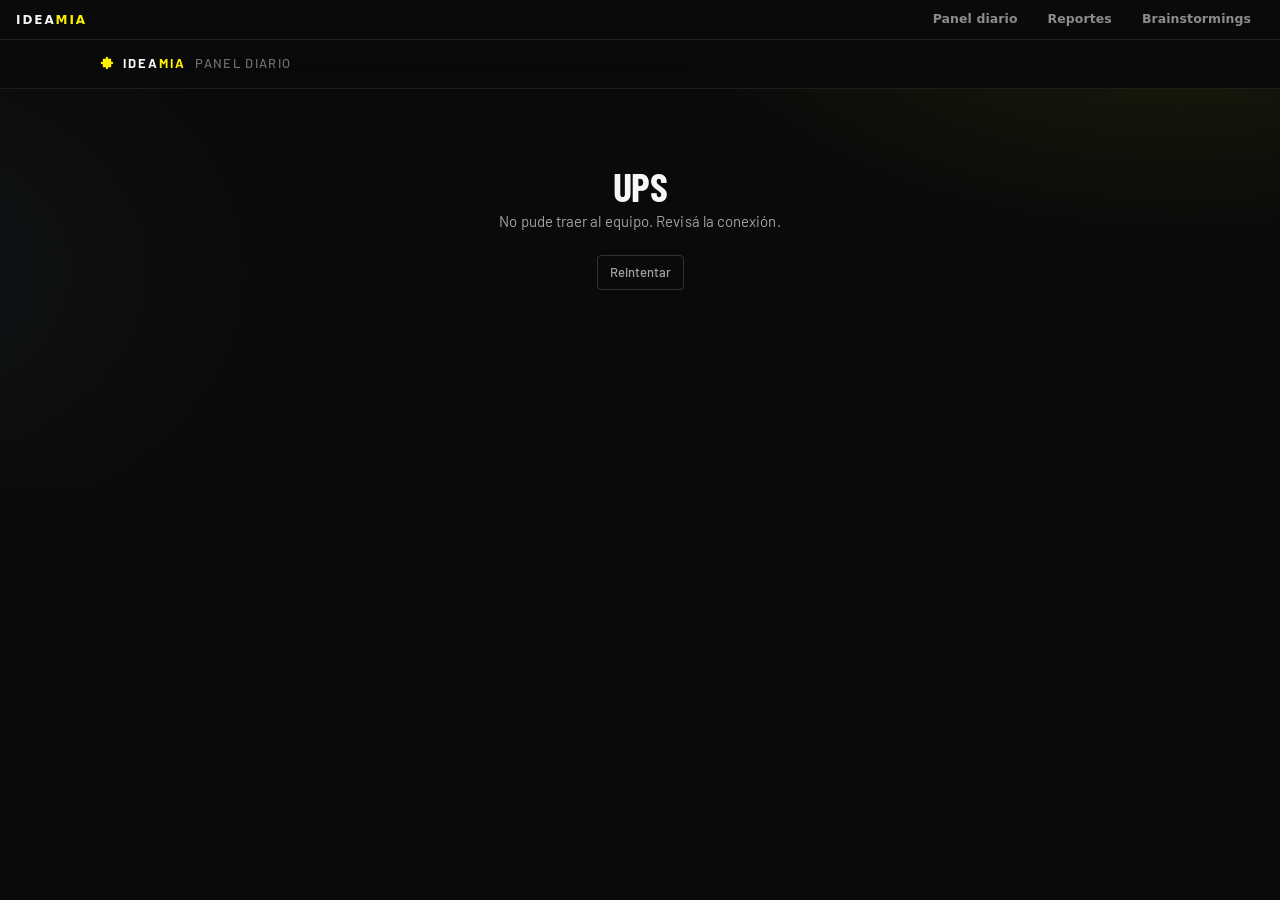
<file: plan/index.html>
<!doctype html>
<html lang="es">
<head>
<meta charset="utf-8">
<meta name="viewport" content="width=device-width, initial-scale=1, viewport-fit=cover">
<meta name="theme-color" content="#0A0A0A">
<meta name="robots" content="noindex">
<title>Plan · Ideamia</title>
<link rel="icon" type="image/png" sizes="192x192" href="../icon-192.png?v=2">
<link rel="preconnect" href="https://fonts.googleapis.com">
<link rel="preconnect" href="https://fonts.gstatic.com" crossorigin>
<link rel="stylesheet" href="https://fonts.googleapis.com/css2?family=Barlow:wght@300;400;500;600;700&family=Barlow+Condensed:wght@300;500;600;700;800&family=Barlow+Semi+Condensed:wght@500;600;700&display=swap">
<style>
/* celu: sin zoom automatico del iPhone al tocar un campo, y la pagina no se corre de costado (26/10/2026) */
@media (max-width:700px){input,select,textarea{font-size:16px!important}}
html,body{overflow-x:hidden;overflow-x:clip;max-width:100%;overscroll-behavior-x:none}
@media (max-width:700px){.kpis{display:grid!important;grid-template-columns:repeat(2,minmax(0,1fr))!important;overflow:visible!important;margin-left:0!important;margin-right:0!important;padding-left:0!important;padding-right:0!important}.kpis .kpi{min-width:0!important;width:auto!important}.vseg{display:grid!important;grid-template-columns:repeat(3,minmax(0,1fr));gap:4px}.vseg>button{min-width:0;white-space:normal}.top{flex-wrap:wrap}.top .bts{flex-wrap:wrap;width:100%}.top .bts .btn{flex:1 1 auto;text-align:center}}

:root{--bg:#0A0A0A;--c1:#141414;--c2:#1C1C1C;--c3:#242424;--ln:#262626;--tx:#F5F5F5;--mu:#8C8C8C;--y:#FFF200;--ok:#5CE38A;--warn:#FFB454;--bad:#FF6B6B;--r:4px}
:root{color-scheme:dark}*{box-sizing:border-box;-webkit-tap-highlight-color:transparent}html,body{margin:0;background:var(--bg);color:var(--tx);font:400 15px/1.45 Barlow,system-ui,sans-serif;-webkit-font-smoothing:antialiased}
button,input{font:inherit;color:inherit}button{cursor:pointer}a{color:var(--y)}
.wrap{max-width:920px;margin:0 auto;padding:18px 16px 70px}
.kick{color:var(--mu);font-size:11.5px;letter-spacing:.14em;text-transform:uppercase;font-weight:600}
h1{font:700 40px/1 'Barlow Condensed',sans-serif;letter-spacing:.02em;margin:4px 0 2px}h1 b{color:var(--y);font-weight:400}
.sub{color:var(--mu);margin:0 0 12px;font-size:14px}
.seg{display:inline-flex;gap:4px;background:var(--c1);border:1px solid var(--ln);border-radius:4px;padding:3px;margin-bottom:12px}
.seg button{border:0;background:none;border-radius:4px;padding:6px 12px;font-size:13px;font-weight:600;color:var(--mu)}.seg button.on{background:var(--c3);color:var(--tx)}
.marcas{display:flex;gap:8px;overflow-x:auto;scroll-snap-type:x mandatory;scrollbar-width:none;margin:0 -16px 12px;padding:2px 16px 6px}.marcas::-webkit-scrollbar{display:none}
.mc{scroll-snap-align:start;flex:none;display:flex;align-items:center;gap:9px;border:1px solid var(--ln);background:var(--c1);border-radius:4px;padding:8px 14px 8px 8px;transition:all .18s;text-align:left}
.mc.on{background:var(--y);color:#0A0A0A;border-color:var(--y)}.mc .n{font-weight:700;font-size:14px;white-space:nowrap}.mc .s{font-size:11.5px;opacity:.7;white-space:nowrap}
.ring{--p:0;width:34px;height:34px;border-radius:50%;background:conic-gradient(var(--ok) calc(var(--p)*1%),#2c2c2c 0);display:grid;place-items:center;flex:none}
.ring i{width:26px;height:26px;border-radius:50%;background:var(--c1);display:grid;place-items:center;font:700 10px Barlow;font-style:normal}
.mc.on .ring i{background:var(--y);color:#0A0A0A}.mc.on .ring{background:conic-gradient(#0A0A0A calc(var(--p)*1%),rgba(0,0,0,.18) 0)}
/* tarjetas de indicadores: carrusel en el celu, grilla en la compu */
.kpis{display:grid;grid-template-columns:repeat(5,1fr);gap:8px;margin-bottom:12px}
@media(max-width:760px){.kpis{display:flex;overflow-x:auto;scroll-snap-type:x mandatory;scrollbar-width:none;margin:0 -16px 12px;padding:0 16px 4px}.kpis::-webkit-scrollbar{display:none}.kpi{flex:0 0 42%;scroll-snap-align:start}}
.kpi{background:var(--c1);border:1px solid var(--ln);border-radius:4px;padding:12px;text-align:left;transition:border-color .2s}
.kpi:hover{border-color:#353535}.kpi .v{font:700 30px/1 'Barlow Condensed',sans-serif}.kpi .v.ok{color:var(--ok)}.kpi .v.mid{color:var(--warn)}.kpi .v.bad{color:var(--bad)}.kpi .v.nd{color:#555}
.kpi .l{font-size:12.5px;font-weight:600;margin-top:4px}.kpi .d{font-size:11px;color:var(--mu);margin-top:2px}
.kpi.pronto{opacity:.55;border-style:dashed}
.fold{background:var(--c1);border:1px solid var(--ln);border-radius:var(--r);margin-bottom:10px;overflow:hidden}
.fold>.fh{width:100%;display:flex;align-items:center;gap:10px;background:none;border:0;padding:13px 16px;text-align:left}
.fh .t{flex:1;font-weight:600}.fh .cnt{font-size:12px;font-weight:700;border-radius:999px;padding:2px 9px;background:var(--c3)}
.fh .chev{transition:transform .25s;color:var(--mu)}.fold.open>.fh .chev{transform:rotate(180deg)}
.fb{display:grid;grid-template-rows:0fr;transition:grid-template-rows .28s ease}.fold.open>.fb{grid-template-rows:1fr}.fb>div{overflow:hidden}
.fold.roja{border-color:rgba(255,107,107,.35)}.fold.roja .cnt{background:rgba(255,107,107,.18);color:var(--bad)}
.rows{padding:0 16px 12px}
.row{display:grid;grid-template-columns:1fr auto;gap:10px;align-items:center;padding:9px 0;border-top:1px solid var(--ln);font-size:14px}.row:first-child{border-top:0}
.row .m{color:var(--mu);font-size:12.5px}
.st{font-size:11.5px;font-weight:700;border-radius:999px;padding:3px 9px;white-space:nowrap}
.st.ok{background:rgba(92,227,138,.14);color:var(--ok)}.st.bad{background:rgba(255,107,107,.14);color:var(--bad)}.st.mid{background:rgba(255,180,84,.14);color:var(--warn)}.st.nd{background:var(--c2);color:var(--mu)}.st.prox{background:rgba(255,242,0,.12);color:var(--y)}
.al li{margin:6px 0;color:#e6e6e6;font-size:14px}.al ul{margin:0;padding:0 16px 12px 34px}
.empty{color:var(--mu);text-align:center;padding:40px 10px}
.gate{max-width:380px;margin:40px auto;text-align:center}.gate input{width:100%;background:var(--c2);border:1px solid var(--ln);border-radius:4px;padding:12px;margin:12px 0}
.btn{background:var(--y);color:#0A0A0A;border:0;border-radius:4px;padding:9px 16px;font-weight:700}
.ps{display:flex;gap:8px;justify-content:center;flex-wrap:wrap;margin-top:10px}.chip{border:1px solid var(--ln);background:var(--c1);border-radius:999px;padding:8px 14px;font-weight:600}.chip.on{background:var(--y);color:#0A0A0A}
.pie{color:var(--mu);font-size:12px;margin-top:14px}
.ocup{position:fixed;top:14px;left:50%;transform:translateX(-50%);z-index:60;display:flex;align-items:center;gap:8px;background:var(--y);color:#0A0A0A;border-radius:999px;padding:7px 14px 7px 10px;font-size:13px;font-weight:700;box-shadow:0 6px 20px rgba(0,0,0,.4)}
.ocup i,.btn.cargando::after{width:12px;height:12px;border-radius:50%;border:2px solid currentColor;border-right-color:transparent;animation:gira .7s linear infinite;display:inline-block}
.btn.cargando,.seg2 button.cargando{opacity:.7;pointer-events:none}.btn.cargando::after{content:'';margin-left:8px;vertical-align:-1px}
@keyframes gira{to{transform:rotate(360deg)}}
.toast{position:fixed;left:50%;bottom:22px;transform:translateX(-50%);background:var(--c3);border:1px solid var(--ln);border-radius:4px;padding:10px 16px;font-size:14px;z-index:30}
/* ficha operativa */
.top{display:flex;justify-content:space-between;align-items:flex-end;gap:10px}.ayuda{font-size:13px;padding:8px 12px;flex:none}
.tarea>div:first-child{display:flex;gap:10px;align-items:flex-start}.pdot{flex:none;width:9px;height:9px;border-radius:50%;margin-top:6px}.pdot.p0{background:var(--bad)}.pdot.p1{background:var(--warn)}.pdot.p2{background:var(--y)}.pdot.p3{background:#666}
.guia .s{color:var(--mu);font-size:14px}.gsec{background:var(--c2);border-radius:4px;padding:10px 12px;margin:8px 0}.gsec p{margin:4px 0 0;font-size:13.5px;color:#d6d6d6;line-height:1.45}
.pq{display:flex;justify-content:space-between;align-items:center;gap:10px;padding:9px 0;border-top:1px solid var(--ln);font-size:14px}.pq .seg2{flex:none;margin:0}
.lt{display:block;font-size:11.5px;color:var(--mu);font-weight:600;letter-spacing:.06em;text-transform:uppercase;margin:12px 0 6px}
textarea{width:100%;background:var(--c2);border:1px solid var(--ln);border-radius:4px;padding:10px 12px;color:var(--tx);font:inherit;resize:vertical}
@media(max-width:600px){.row:has(.bts),.row:has([data-movi]),.row:has([data-reco]),.row:has([data-sug]){grid-template-columns:1fr}.row .bts{justify-content:flex-start}.pie-f{padding-right:72px}.vseg button{font-size:11.5px;padding:7px 3px;white-space:nowrap}.vseg .bdg{font-size:10px;padding:0 5px;margin-left:3px}.pq{flex-direction:column;align-items:flex-start}}
.crow .bts{flex-wrap:wrap;justify-content:flex-end}@media(max-width:600px){.crow{grid-template-columns:1fr}.crow .bts{justify-content:flex-start}}
.vseg{display:flex;width:100%}.vseg button{flex:1}.bdg{font-style:normal;background:var(--bad);color:#fff;border-radius:999px;padding:0 6px;font-size:11px;margin-left:4px}
.fold.amar{border-color:rgba(255,242,0,.3)}.fold.amar .cnt{background:var(--y);color:#0A0A0A}
.fhead{display:flex;gap:10px;align-items:center;flex-wrap:wrap;margin:2px 0 12px}.fhead .nota{color:#ffd0d0;font-size:13.5px}
.aprob{display:flex;justify-content:space-between;align-items:center;gap:10px;flex-wrap:wrap;background:rgba(255,242,0,.08);border:1px solid rgba(255,242,0,.35);border-radius:4px;padding:12px 14px;margin-bottom:10px}.aprob div{display:flex;gap:8px}
.pbar{height:6px;background:var(--c2);border-radius:4px;margin:6px 0 4px;overflow:hidden}.pbar i{display:block;height:100%;background:var(--warn);border-radius:4px}.pbar i.ok{background:var(--ok)}
.bts{display:flex;gap:6px}.btn.g{background:var(--c3);color:var(--tx)}.btn:disabled{opacity:.45;cursor:default}.btn.add{margin-top:10px;background:none;border:1px dashed #3a3a3a;color:var(--y);width:100%}
.pill{font-size:11px;border-radius:999px;padding:2px 8px;background:var(--c3);color:var(--mu);font-weight:600}
.pie-f{position:sticky;bottom:10px;display:flex;gap:8px;justify-content:flex-end;align-items:center;background:rgba(10,10,10,.92);border:1px solid var(--ln);border-radius:4px;padding:10px;margin-top:12px;backdrop-filter:blur(6px)}.pie-f .m{color:var(--warn);font-size:12.5px;margin-right:auto}
.modal{position:fixed;inset:0;background:rgba(0,0,0,.6);display:grid;place-items:end center;z-index:40}@media(min-width:700px){.modal{place-items:center}}
.modal .box{background:var(--c1);border:1px solid var(--ln);border-radius:6px 6px 0 0;padding:18px;width:100%;max-width:560px;max-height:90vh;overflow:auto}@media(min-width:700px){.modal .box{border-radius:4px}}
.modal h3{margin:0 0 6px}.modal label{display:block;font-size:11.5px;color:var(--mu);font-weight:600;letter-spacing:.06em;text-transform:uppercase;margin:12px 0 6px}.modal label.ck{text-transform:none;letter-spacing:0;font-size:13.5px;color:var(--tx);display:flex;gap:8px;align-items:center}
.modal input:not([type=checkbox]){width:100%;background:var(--c2);border:1px solid var(--ln);border-radius:4px;padding:10px 12px;margin-bottom:6px}
.modal .acc{display:flex;gap:8px;justify-content:flex-end;margin-top:14px}.rowf{display:flex;gap:8px;align-items:center}.rowf input{flex:1}
.seg2{display:flex;gap:6px;flex-wrap:wrap;margin-bottom:4px}.seg2 button{border:1px solid var(--ln);background:var(--c2);color:#cfcfcf;border-radius:999px;padding:7px 12px;font-size:13px;font-weight:600}.seg2 button.on{background:var(--y);color:#0A0A0A;border-color:var(--y)}
.selpb{background:var(--c2);border:1px solid var(--ln);border-radius:4px;padding:8px 10px;color:var(--tx);font:inherit;max-width:220px}
.vseg .ct{display:none}@media(max-width:600px){.vseg .lg{display:none}.vseg .ct{display:inline}}
/* plan del mes: asistente por pasos */
.modal .box.wiz{max-width:640px;padding:0;display:flex;flex-direction:column}
.wtop{display:flex;justify-content:space-between;align-items:flex-start;gap:10px;padding:16px 18px 6px}.wtop h3{margin:2px 0 0;font-size:18px}.wtop .m{color:var(--mu);font-weight:400;font-size:14px}
.x{flex:none;background:var(--c3);border:0;border-radius:50%;width:30px;height:30px;color:var(--mu);font-size:13px}
.steps{display:flex;gap:4px;overflow-x:auto;scrollbar-width:none;padding:8px 18px 10px;border-bottom:1px solid var(--ln)}.steps::-webkit-scrollbar{display:none}
.steps button{flex:none;display:flex;align-items:center;gap:6px;border:0;background:none;color:var(--mu);font-size:12.5px;font-weight:600;padding:4px 8px 4px 4px;border-radius:999px}
.steps i{font-style:normal;width:22px;height:22px;border-radius:50%;display:grid;place-items:center;background:var(--c3);font-size:11.5px}
.steps button.on{color:var(--tx);background:var(--c2)}.steps button.on i{background:var(--y);color:#0A0A0A}.steps button.ok i{background:rgba(92,227,138,.18);color:var(--ok)}
.wbody{padding:12px 18px 6px;overflow:auto;overflow-x:hidden}.wbody .rowf input{min-width:0;width:auto;flex:1}.wbody .s{color:var(--mu);font-size:13.5px;margin:0 0 10px}.wbody .m{color:var(--mu);font-size:12.5px}
.wrow{position:relative;background:var(--c2);border:1px solid var(--ln);border-radius:4px;padding:10px 42px 8px 10px;margin-bottom:8px}.wrow .x{position:absolute;top:8px;right:8px;width:26px;height:26px}
.wrow input:not([type=date]){width:100%;background:var(--c1);border:1px solid var(--ln);border-radius:4px;padding:9px 11px;margin-bottom:6px}.wrow textarea{background:var(--c1)}.wrow .seg2{margin:2px 0 6px}
.wrow input[type=date]{background:var(--c1);border:1px solid var(--ln);border-radius:4px;padding:7px 9px;color-scheme:dark;width:auto;margin:0}
.wpie{position:sticky;bottom:0;display:flex;gap:8px;align-items:center;justify-content:flex-end;padding:12px 18px;border-top:1px solid var(--ln);background:var(--c1)}.wpie .m{margin-right:auto;font-size:12.5px;color:var(--mu)}
@media(max-width:600px){.wpie{flex-wrap:wrap}.wpie .m{width:100%}}
@media(max-width:600px){h1{font-size:34px}}
/* paso de la estructura (1 anual · 2 mes · 3 entregas · 4 reels) */
.paso{display:grid;grid-template-columns:34px 1fr;gap:12px;align-items:start;background:var(--c1);border:1px solid var(--ln);border-radius:var(--r);padding:14px 16px;margin-bottom:10px}
.paso>i{font:400 26px/34px 'Barlow Condensed',sans-serif;font-style:normal;width:34px;height:34px;border-radius:50%;background:var(--y);color:#0A0A0A;text-align:center}
.paso>div>b{display:block;font-size:15px}.paso>i.s{background:var(--c3);font:400 16px/34px Barlow}.paso p{margin:3px 0 0;color:#cfcfcf;font-size:13.5px;line-height:1.45}
.vseg .n{font-style:normal;opacity:.55;margin-right:4px}
/* entregas: cuenta regresiva */
.heros{display:grid;grid-template-columns:repeat(3,1fr);gap:8px;margin-bottom:10px}.heros.u1{grid-template-columns:1fr}.heros.u2{grid-template-columns:1fr 1fr}
@media(max-width:700px){.heros{grid-template-columns:1fr}}
.hero{background:var(--c1);border:1px solid var(--ln);border-radius:var(--r);padding:14px 16px;display:flex;flex-direction:column;gap:2px}
.hero.main{border-color:rgba(255,242,0,.35)}
.hero .kick{font-size:10.5px}.hero .big{font:700 44px/1 'Barlow Condensed',sans-serif;margin:6px 0 2px}.hero .big small{font-size:18px;color:var(--mu);margin-left:6px}
.hero .big.y{color:var(--y)}.hero .big.bad{color:var(--bad)}.hero .big.ok{color:var(--ok)}
.hero .t{font-weight:600;font-size:14px;margin-bottom:8px}.hero .m{color:var(--mu);font-size:12.5px}.hero .pbar{margin-top:auto}
/* checklist del mes */
.ck3{display:grid;grid-template-columns:1fr auto;gap:10px;align-items:center;padding:10px 0;border-top:1px solid var(--ln)}.ck3:first-child{border-top:0}
.ck3 .m{color:var(--mu);font-size:12.5px}.ck3 .seg2{margin:0;flex-wrap:nowrap}
@media(max-width:600px){.ck3{grid-template-columns:1fr}}
/* reels */
.mesr{background:var(--c1);border:1px solid var(--ln);border-radius:var(--r);margin-bottom:10px;overflow:hidden}
.mesr .hd{display:flex;justify-content:space-between;align-items:flex-end;gap:10px;padding:14px 16px 10px}
.mesr .hd .num{font:700 34px/1 'Barlow Condensed',sans-serif}.mesr .hd .num small{font:600 13px Barlow;color:var(--mu);margin-left:6px}
.mesr .q .seg2{flex-wrap:nowrap;flex:none}.mesr .q{display:flex;justify-content:space-between;align-items:center;gap:10px;padding:10px 16px;border-top:1px solid var(--ln);background:var(--c2)}
@media(max-width:600px){.mesr .q{flex-direction:column;align-items:flex-start}}
.rr{display:grid;grid-template-columns:1fr auto;gap:10px;align-items:center;width:100%;background:none;border:0;border-top:1px solid var(--ln);padding:11px 16px;text-align:left}
.rr:hover{background:rgba(255,255,255,.02)}.rr .n{font-weight:600;font-size:14px;display:-webkit-box;-webkit-line-clamp:2;-webkit-box-orient:vertical;overflow:hidden}
.rr .m{color:var(--mu);font-size:12.5px;margin-top:2px}
.chips{display:flex;gap:5px;flex-wrap:wrap;margin-top:6px}
.ch{font-size:11px;font-weight:700;border-radius:999px;padding:2px 8px;white-space:nowrap;background:var(--c3);color:var(--mu)}
.ch.bad{background:rgba(255,107,107,.14);color:var(--bad)}.ch.mid{background:rgba(255,180,84,.14);color:var(--warn)}.ch.ok{background:rgba(92,227,138,.14);color:var(--ok)}
.rr .seg2{margin:0;flex-wrap:nowrap}
.lista-ok{margin:6px 0 0}.lista-ok .li{display:grid;grid-template-columns:22px 1fr;gap:8px;padding:8px 0;border-top:1px solid var(--ln);font-size:14px}.lista-ok .li:first-child{border-top:0}
.lista-ok .li i{font-style:normal;font-weight:700;text-align:center}.lista-ok .li i.ok{color:var(--ok)}.lista-ok .li i.bad{color:var(--bad)}.lista-ok .li i.mid{color:var(--warn)}
.lista-ok .li .m{color:var(--mu);font-size:12.5px}

/* v2 · 22/10/2026: el mismo lenguaje que el panel (referencias de Joaquín + Barlow): condensada en mayúscula para títulos y números,
   semi condensada para etiquetas, esquinas chicas, pestañas con barra amarilla y movimiento corto con curva expo */
:root{--ln:rgba(255,255,255,.08);--ln2:rgba(255,255,255,.16);--ease:cubic-bezier(.16,1,.3,1)}
html,body{font-family:Barlow,system-ui,sans-serif}
h1{font-weight:700;text-transform:uppercase;letter-spacing:-.01em}
.kick{font-family:'Barlow Semi Condensed',Barlow,sans-serif;letter-spacing:.16em;color:var(--y)}
.st,.ch,.pill,.fh .cnt,.bdg{border-radius:3px;font-family:'Barlow Semi Condensed',Barlow,sans-serif;letter-spacing:.06em;text-transform:uppercase}
.fh .t{font-family:'Barlow Condensed',sans-serif;font-weight:700;font-size:20px;text-transform:uppercase;letter-spacing:.01em}
.btn{font-family:'Barlow Semi Condensed',Barlow,sans-serif;letter-spacing:.06em;text-transform:uppercase;font-size:13px;transition:transform .15s var(--ease),filter .15s var(--ease)}
.btn:active{transform:scale(.97)}.btn:not(.g):hover{filter:brightness(1.06)}
.btn.add{text-transform:none;letter-spacing:0;font-family:Barlow,sans-serif}
.mc{border-radius:4px}
/* pestañas: texto en mayúscula y barra amarilla que crece */
.seg.vseg{background:none;border:0;border-bottom:1px solid var(--ln);border-radius:0;padding:0;gap:0}
.vseg button{position:relative;border-radius:0!important;background:none!important;padding:12px 6px 13px;font-family:'Barlow Semi Condensed',Barlow,sans-serif;letter-spacing:.1em;text-transform:uppercase;font-size:12.5px;color:var(--mu);transition:color .2s var(--ease)}
.vseg button.on{color:var(--tx)}
.vseg button:after{content:"";position:absolute;left:12%;right:12%;bottom:-1px;height:2px;background:var(--y);transform:scaleX(0);transform-origin:left;transition:transform .38s var(--ease)}
.vseg button.on:after{transform:scaleX(1)}
.vseg .n{font-family:'Barlow Condensed',sans-serif;font-weight:700;opacity:.5}
.paso>i{border-radius:4px}
.paso>i svg,.ic svg{width:17px;height:17px;stroke:currentColor;fill:none;stroke-width:1.7;stroke-linecap:round;stroke-linejoin:round;vertical-align:-3px}
.ic{display:inline-flex;margin-right:6px;color:var(--y)}
.fold,.hero,.mesr,.paso,.kpi,.wrow,.gsec,.aprob,.pie-f{border-radius:4px}
:focus-visible{outline:2px solid var(--y);outline-offset:2px}
@keyframes v2in{from{opacity:0;transform:translateY(10px)}to{opacity:1;transform:none}}
#app.entra>*{animation:v2in .6s var(--ease) both}
#app.entra>*:nth-child(2){animation-delay:40ms}#app.entra>*:nth-child(3){animation-delay:80ms}#app.entra>*:nth-child(n+4){animation-delay:120ms}
@keyframes v2modal{from{opacity:0;transform:translateY(14px)}to{opacity:1;transform:none}}
.modal{backdrop-filter:blur(6px)}.modal .box{animation:v2modal .38s var(--ease)}
.seg2 button,.seg2 span[role=button],.mesr .q .seg2 button{border-radius:4px!important}.chip,.ps .chip{border-radius:4px}
@media(prefers-reduced-motion:reduce){*{transition:none!important;animation:none!important}}
/* embebido en el panel (pestañas Plan y Objetivos): sin título propio */
.pb-armar{margin-top:10px;font-size:13px;padding:8px 14px}@media(max-width:760px){.modal{place-items:center!important;padding:16px}.modal .box{border-radius:6px!important;max-height:86vh}}.embed .top .kick,.embed .top h1,.embed .top+.sub{display:none}@media(max-width:760px){.paso{padding:10px 12px;cursor:pointer;grid-template-columns:28px 1fr;gap:10px}.paso>i{width:28px;height:28px;line-height:28px}.paso p{display:none}.paso.ver p{display:block}.paso>div>b:after{content:' ?';color:var(--y,#FFF200);font-weight:400}.paso.ver>div>b:after{content:''}.fold .fh{padding-top:10px;padding-bottom:10px}.embed .top{margin:0 0 8px}.embed .top .ayuda{font-size:11.5px;padding:6px 10px}}.embed .top{justify-content:flex-end;margin-top:4px}.embed .wrap{padding-top:10px}
.reu-f[hidden]{display:none!important}.reu-f{display:flex;gap:6px;flex-wrap:wrap;align-items:center;width:100%;margin-top:8px}.reu-f input{background:var(--c2,#151515);color:inherit;border:1px solid var(--c3,#2a2a2a);border-radius:6px;padding:7px 8px;font:inherit;font-size:16px}.ck3{flex-wrap:wrap}.hero.hecho .kick{color:var(--ok,#4ccf7e)}
/* 3/11/2026: en el celu, menos cosas antes del contenido (encabezado chico y pestañas en una sola fila que se desliza) */
@media(max-width:700px){.top{align-items:center}.top .kick,.sub{display:none}.top h1{font-size:30px;margin:0}.top .bts{gap:6px}.ayuda{font-size:12px;padding:6px 9px}.seg.vseg{display:flex!important;flex-wrap:nowrap!important;overflow-x:auto;scrollbar-width:none;width:auto;margin:0 -16px;padding:0 16px}.seg.vseg::-webkit-scrollbar{display:none}.vseg button{flex:0 0 auto!important;padding:10px 12px 11px}}
</style>
<script>/* desde el 22/10/2026 esta página vive adentro del panel (pestaña Plan): abierta sola, redirige al panel con los mismos datos */
if (window.self === window.top && !/[?&](embed|solo|demo)=1/.test(location.search)) { const q = new URLSearchParams(location.search), r = new URLSearchParams({ tab: 'plan' }); ['p', 'marca', 'vista'].forEach(k => { if (q.get(k)) r.set(k, q.get(k)); }); location.replace('../?' + r.toString()); }
if (window.self !== window.top || /[?&]embed=1/.test(location.search)) document.documentElement.classList.add('embed');</script>
<script src="../config.js?v=2"></script>
<script src="../ideamia-nav.js?v=7" defer></script>
<script src="../recordatorios.js?v=2" defer></script>
</head>
<body>
<div class="wrap" id="app"><div class="empty">Cargando…</div></div>
<script>
(function () {
  const C = window.PANEL_CONFIG || {}, app = document.getElementById('app');
  const VER = '26';
  try { fetch(location.pathname + '?nocache=' + Date.now(), { cache: 'no-store' }).then(r => r.text()).then(t => { const m = /const VER = '(\d+)'/.exec(t); if (m && m[1] !== VER && sessionStorage.getItem('plan:recargo') !== m[1]) { sessionStorage.setItem('plan:recargo', m[1]); location.replace(location.pathname + '?' + (s => { s.set('v', m[1]); return s.toString(); })(new URLSearchParams(location.search))); } }).catch(() => {}); } catch (e) {}
  const lsGet = k => { try { const v = localStorage.getItem(k); return v == null ? '' : v; } catch (e) { return ''; } };
  const lsSet = (k, v) => { try { localStorage.setItem(k, v); } catch (e) {} };
  const jget = k => { const v = lsGet(k); try { return v ? JSON.parse(v) : ''; } catch (e) { return v; } };
  // las pestañas siguen el orden de trabajo de Joaquín: 1 anual → 2 mes → 3 entregas → 4 reels (+ Ads y Cumplimiento)
  const VISTAS = ['anual', 'mes', 'entregas', 'reels', 'ads', 'cumple'], ALIAS = { camp: 'anual', ficha: 'mes', planb: 'reels' };
  const vistaOk = v => { v = ALIAS[v] || v; return VISTAS.indexOf(v) >= 0 ? v : ''; };
  const QS = new URLSearchParams(location.search);
  const S = { persona: QS.get('p') || jget('pi:persona') || lsGet('ideamia:persona') || '', key: jget('pi:key') || lsGet('ideamia:clave') || '', pkey: jget('pi:pkey') || '', data: null, marca: QS.get('marca') || lsGet('plan:marca'), mes: 'actual', folds: jget('plan:folds') || {}, vista: vistaOk(QS.get('vista')) || vistaOk(lsGet('plan:vista')) || 'anual', ficha: null, draft: {}, rvNo: {} };
  const PERMITIDAS = { orne: 'Orne', rama: 'Rama', project: 'Joaquín' };
  const esc = s => String(s == null ? '' : s).replace(/[&<>"']/g, c => ({ '&': '&amp;', '<': '&lt;', '>': '&gt;', '"': '&quot;', "'": '&#39;' }[c]));
  // íconos de línea (v2: reemplazan a los emojis)
  const IC = {
    ads: '<svg viewBox="0 0 24 24"><path d="M4 10v4h3l6 4V6L7 10z"/><path d="M16.5 9a4 4 0 0 1 0 6"/></svg>',
    brujula: '<svg viewBox="0 0 24 24"><circle cx="12" cy="12" r="8.5"/><path d="M15 9l-2 5-4 1 2-5z"/></svg>',
    cal: '<svg viewBox="0 0 24 24"><rect x="4" y="5" width="16" height="15" rx="1.5"/><path d="M4 9.5h16M8.5 3v4M15.5 3v4"/></svg>',
    salvavidas: '<svg viewBox="0 0 24 24"><circle cx="12" cy="12" r="8.5"/><circle cx="12" cy="12" r="3.5"/><path d="M6 6l3.5 3.5M18 6l-3.5 3.5M6 18l3.5-3.5M18 18l-3.5-3.5"/></svg>',
    grafico: '<svg viewBox="0 0 24 24"><path d="M4 20h16M7 16v-5M12 16V7M17 16v-8"/></svg>',
    campana: '<svg viewBox="0 0 24 24"><path d="M6 16V11a6 6 0 0 1 12 0v5l1.5 2h-15z"/><path d="M10 20a2 2 0 0 0 4 0"/></svg>',
    check: '<svg viewBox="0 0 24 24"><path d="M5 12.5l4.5 4.5L19 7.5"/></svg>'
  };
  const ic = k => '<span class="ic">' + IC[k] + '</span>';
  const MES = ['enero', 'febrero', 'marzo', 'abril', 'mayo', 'junio', 'julio', 'agosto', 'septiembre', 'octubre', 'noviembre', 'diciembre'], DIA = ['dom', 'lun', 'mar', 'mié', 'jue', 'vie', 'sáb'];
  const dm = s => s ? s.slice(8, 10) + '/' + s.slice(5, 7) : '–', diaDe = s => DIA[new Date(s + 'T12:00:00').getDay()];
  const CHEV = '<svg class="chev" width="14" height="14" viewBox="0 0 24 24" fill="none" stroke="currentColor" stroke-width="2.5" stroke-linecap="round"><path d="m6 9 6 6 6-6"/></svg>';
  const clave = () => S.persona === 'project' ? (S.pkey || S.key) : S.key;
  const toast = t => { const d = document.createElement('div'); d.className = 'toast'; d.textContent = t; document.body.appendChild(d); setTimeout(() => d.remove(), 3000); };
  const mesPedido = () => { const d = new Date(); if (S.mes === 'anterior') d.setMonth(d.getMonth() - 1, 1); return d.getFullYear() + '-' + String(d.getMonth() + 1).padStart(2, '0'); };

  function gate(msg) {
    app.innerHTML = '<div class="gate"><div class="kick">Ideamia</div><h1><b>Plan</b></h1>' + (msg ? '<p class="sub">' + esc(msg) + '</p>' : '') +
      (S.persona && PERMITIDAS[S.persona] ? '' : '<p class="sub">¿Quién sos?</p><div class="ps">' + Object.keys(PERMITIDAS).map(p => '<button class="chip' + (S.persona === p ? ' on' : '') + '" data-p="' + p + '">' + PERMITIDAS[p] + '</button>').join('') + '</div>') +
      '<input id="k" type="password" placeholder="' + (S.persona === 'project' ? 'Clave del project' : 'Clave del equipo') + '"><button class="btn" id="ent">Entrar</button></div>';
    app.querySelectorAll('[data-p]').forEach(b => b.onclick = () => { S.persona = b.dataset.p; gate(msg); });
    const ent = () => { const v = app.querySelector('#k').value.trim(); if (!v || !S.persona) return toast('Elegí quién sos y poné la clave'); if (S.persona === 'project') S.pkey = v; else { S.key = v; lsSet('ideamia:clave', v); } lsSet('ideamia:persona', S.persona); cargar(); };
    app.querySelector('#ent').onclick = ent; app.querySelector('#k').onkeydown = e => { if (e.key === 'Enter') ent(); };
  }
  async function cargar() {
    // modo de prueba local (?demo=1): datos de ejemplo de demo.json, no habla con el servidor
    if (/[?&]demo=1/.test(location.search)) { const d = await fetch('demo.json', { cache: 'no-store' }).then(r => r.json()); S.data = d.plan; S.ficha = d.ficha; S.camp = d.camp; S.pauta = d.pauta; S.pb = d.pb; S.draft = {}; return pintar(); }
    if (!S.persona || !PERMITIDAS[S.persona]) return gate(S.persona ? 'Esta sección es solo para las social media y el project.' : '');
    if (!clave()) return gate('');
    // abre al instante con lo último que se vio (guardado en este navegador) y lo actualiza por detrás: el servidor tarda de 5 a 20 s
    const kc = 'plan:cache:' + S.persona, actual = S.mes === 'actual', vieja = actual ? jget(kc) : null;
    if (vieja && vieja.data) { Object.assign(S, { data: vieja.data, ficha: vieja.ficha, camp: vieja.camp, pauta: vieja.pauta, pb: vieja.pb }); pintar(); ocupado(1, 'Actualizando…'); }
    else app.innerHTML = '<div class="empty">Cargando…</div>';
    try {
      const q = x => fetch(C.API_URL + '?' + new URLSearchParams(Object.assign({ action: 'plan', k: clave(), p: S.persona }, x)), { cache: 'no-store' }).then(r => r.json());
      S.cargando = true;
      const [r, f, c, pa, pb] = await Promise.all([q({ mes: mesPedido() }), q({ que: 'ficha' }), q({ que: 'campanas' }), q({ que: 'pauta' }), q({ que: 'planb' }).catch(() => null)]).finally(() => { S.cargando = false; });
      if (r.error) return gate(r.mensaje || r.error);
      S.data = r; S.ficha = f && f.ok ? f : null; S.camp = c && c.ok ? c : null; S.pauta = pa && pa.ok ? pa : null; S.pb = pb && pb.ok ? pb : null;
      if (!S.marca || !sucio(S.marca)) S.draft = {};   // no se pierde lo que está escribiendo en la ficha
      if (actual) lsSet(kc, JSON.stringify({ t: Date.now(), data: S.data, ficha: S.ficha, camp: S.camp, pauta: S.pauta, pb: S.pb }));
      if (!document.querySelector('.modal')) pintar(); else S.repintar = true;   // con un formulario abierto se redibuja al cerrarlo
    } catch (e) { if (!vieja) app.innerHTML = '<div class="empty">No se pudo cargar: ' + esc(e.message) + '.</div>'; else toast('No se pudo actualizar: ' + e.message); }
    finally { if (vieja && vieja.data) ocupado(-1); }
  }
  /* Señal de "estoy trabajando": cada pedido al servidor muestra un cartel arriba y deja el botón tocado en espera, así nadie cree que no anda */
  let nOcup = 0, ultBtn = null;
  document.addEventListener('click', e => { const b = e.target.closest('button, .btn'); if (b) ultBtn = b; }, true);
  function ocupado(d, txt) {
    nOcup = Math.max(0, nOcup + d);
    let p = document.getElementById('ocup');
    if (nOcup && !p) { p = document.createElement('div'); p.id = 'ocup'; p.className = 'ocup'; document.body.appendChild(p); }
    if (p) { if (nOcup) p.innerHTML = '<i></i>' + esc(txt || p.dataset.t || 'Guardando…'); else p.remove(); if (txt) p && (p.dataset.t = txt); }
    if (!nOcup && S.repintar && !document.querySelector('.modal')) { S.repintar = false; pintar(); }
  }
  const fetch0 = window.fetch.bind(window);
  window.fetch = (u, o) => {
    if (!(o && o.method === 'POST')) {
      // las relecturas después de guardar (no la carga inicial) también avisan
      if (String(u).indexOf(C.API_URL) === 0 && S.data && !S.cargando) { ocupado(1, 'Actualizando…'); return fetch0(u, o).finally(() => ocupado(-1)); }
      return fetch0(u, o);
    }
    const b = ultBtn && document.contains(ultBtn) ? ultBtn : null; if (b) b.classList.add('cargando');
    ocupado(1, 'Guardando…');
    return fetch0(u, o).finally(() => { ocupado(-1); if (b) b.classList.remove('cargando'); });
  };
  new MutationObserver(() => { if (S.repintar && !nOcup && !document.querySelector('.modal')) { S.repintar = false; pintar(); } }).observe(document.body, { childList: true });
  async function recargarFicha() {
    const f = await fetch(C.API_URL + '?' + new URLSearchParams({ action: 'plan', k: clave(), p: S.persona, que: 'ficha' }), { cache: 'no-store' }).then(r => r.json());
    if (f && f.ok) { S.ficha = f; S.draft = {}; pintar(); }
  }
  async function enviarFicha(body) {
    const r = await fetch(C.API_URL, { method: 'POST', headers: { 'Content-Type': 'text/plain;charset=utf-8' }, body: JSON.stringify(Object.assign({ action: 'ficha', k: clave(), persona: S.persona, marca: S.marca }, body)) }).then(r => r.json());
    if (r.error) throw new Error(r.mensaje || r.error); return r;
  }
  /* ---------- Ads: control semanal de la pauta ---------- */
  const pautaDe = slug => S.pauta && S.pauta.marcas.find(x => x.slug === slug);
  const PA = {};   // respuestas en edición por marca
  function pintarPauta(m) {
    const A = pautaDe(m.slug);
    if (!S.pauta) return '<div class="empty">No se pudo leer la pauta.</div>';
    if (!A) return '<div class="fold"><div class="empty">' + esc(m.nombre) + ' no tiene pauta publicitaria.</div></div>';
    const r = PA[m.slug] = PA[m.slug] || { texto: A.esta && A.esta.corriendo || '', edit: !(A.esta && A.esta.corriendo), resp: '', jtxt: '' };
    const RJ = { bien: ['ok', 'Funciona bien'], nuevo: ['mid', 'Hace falta contenido nuevo'], iterar: ['mid', 'Hay que iterar algo'] };
    let h = paso(IC.ads, 'Ads', 'Cada semana anotás <b>qué se está corriendo</b>. Si anda bien o hay que cambiar la pieza, el presupuesto o la segmentación lo sabe Juan: <b>cada 15 días le preguntás cómo viene</b> y si hace falta otro contenido o iterar algo.');
    // 1) esta semana: qué se está corriendo
    h += '<div class="fold open"><div class="rows" style="padding-top:14px"><div class="kick">Esta semana · desde el ' + dm(S.pauta.semana) + '</div>' +
      (r.edit ? '<label class="lt">¿Qué se está corriendo en ads?</label><textarea id="paTxt" rows="3" placeholder="Ej.: el reel de la promo del miércoles, campaña de mensajes a WhatsApp">' + esc(r.texto) + '</textarea>' +
        '<div class="bts" style="justify-content:flex-end;margin-top:10px">' + (A.esta && A.esta.corriendo ? '<button class="btn g" data-pcancel>Cancelar</button>' : '') + '<button class="btn" data-pg>Guardar</button></div>'
        : '<div class="row" style="border:0;padding:8px 0 2px"><div><b>' + esc(A.esta.corriendo) + '</b><div class="m">Anotado el ' + dm(A.esta.t.slice(0, 10)) + '</div></div><button class="btn g" data-pedit>Editar</button></div>') + '</div></div>';
    // 2) cada 15 días: qué dice Juan
    const ult = A.juan, cuando = ult ? (A.diasJuan === 0 ? 'hoy' : A.diasJuan === 1 ? 'ayer' : 'hace ' + A.diasJuan + ' días') : '';
    h += '<div class="fold open' + (A.tocaJuan ? ' amar' : '') + '"><div class="rows" style="padding-top:14px"><div class="kick">Cada 15 días · Juan</div>' +
      '<div class="row" style="border:0;padding:8px 0"><div><b>' + (ult ? 'Le preguntaste ' + cuando : 'Todavía no le preguntaste a Juan') + '</b>' + (ult ? '<div class="m">Dijo: ' + RJ[ult.resp][1].toLowerCase() + (ult.texto ? ' · ' + esc(ult.texto) : '') + '</div>' : '') +
      '<div class="m">' + (A.tocaJuan || A.diasJuan == null ? 'Toca preguntarle cómo viene la pauta.' : 'La próxima consulta es en ' + (14 - A.diasJuan) + ' día' + (14 - A.diasJuan === 1 ? '' : 's') + '.') + '</div></div>' +
      '<button class="btn' + (A.tocaJuan ? '' : ' g') + '" data-juan>Preguntarle a Juan ↗</button></div>' +
      '<label class="lt">¿Qué te dijo?</label><div class="seg2" data-pj>' + Object.keys(RJ).map(k => '<button data-v="' + k + '" class="' + (r.resp === k ? 'on' : '') + '">' + RJ[k][1] + '</button>').join('') + '</div>' +
      (r.resp && r.resp !== 'bien' ? '<textarea id="pjTxt" rows="2" style="margin-top:6px" placeholder="' + (r.resp === 'nuevo' ? 'Qué contenido hace falta (ej.: un reel nuevo de la promo, más historias con precio)' : 'Qué hay que iterar (ej.: cambiar el gancho de los primeros segundos)') + '">' + esc(r.jtxt) + '</textarea>' : '') +
      '<div class="bts" style="justify-content:flex-end;margin-top:10px"><button class="btn" data-pjg' + (r.resp ? '' : ' disabled') + '>Guardar lo que dijo Juan</button></div></div></div>';
    const fila = x => { const v = x.r; const txt = !v ? '' : v.corriendo || (v.texto || (v.ok ? 'Revisada: todo bien' : '')); return '<div class="row"><div>Semana del ' + dm(x.sem) + (txt ? '<div class="m">' + esc(txt) + '</div>' : '') + '</div><span class="st ' + (v ? 'ok' : 'bad') + '">' + (v ? 'Anotada' : 'Sin anotar') + '</span></div>'; };
    h += fold('ph:' + m.slug, '', 'Últimas semanas', null, '<div class="rows">' + A.hist.map(fila).join('') + '</div>', false);
    if (A.juanHist && A.juanHist.length) h += fold('pj:' + m.slug, '', 'Lo que dijo Juan', A.juanHist.length, '<div class="rows">' + A.juanHist.map(j => '<div class="row"><div>' + dm(j.t.slice(0, 10)) + (j.texto ? '<div class="m">' + esc(j.texto) + '</div>' : '') + '</div><span class="st ' + RJ[j.resp][0] + '">' + RJ[j.resp][1] + '</span></div>').join('') + '</div>', false);
    return h;
  }
  function bindPauta() {
    const slug = S.marca, A = pautaDe(slug), r = PA[slug]; if (!A || !r) return;
    const leer = () => { const t = app.querySelector('#paTxt'); if (t) r.texto = t.value; const j = app.querySelector('#pjTxt'); if (j) r.jtxt = j.value; };
    const post = body => fetch(C.API_URL, { method: 'POST', headers: { 'Content-Type': 'text/plain;charset=utf-8' }, body: JSON.stringify(Object.assign({ action: 'pauta', k: clave(), persona: S.persona, marca: slug }, body)) }).then(x => x.json()).then(x => { if (x.error) throw new Error(x.mensaje || x.error); return x; });
    app.querySelectorAll('[data-pedit]').forEach(b => b.onclick = () => { r.edit = true; pintar(); });
    app.querySelectorAll('[data-pcancel]').forEach(b => b.onclick = () => { r.edit = false; r.texto = A.esta.corriendo; pintar(); });
    app.querySelectorAll('[data-pg]').forEach(b => b.onclick = async () => {
      leer(); if (r.texto.trim().length < 4) return toast('Contá qué se está corriendo (qué pieza o campaña)');
      b.disabled = true;
      try { await post({ texto: r.texto.trim() }); A.esta = { corriendo: r.texto.trim(), t: new Date().toISOString() }; A.hist[0].r = A.esta; r.edit = false; toast('Guardado'); pintar(); } catch (e) { toast(e.message); b.disabled = false; }
    });
    app.querySelectorAll('[data-pj] button').forEach(b => b.onclick = () => { leer(); r.resp = b.dataset.v; pintar(); });
    app.querySelectorAll('[data-juan]').forEach(b => b.onclick = async () => {
      const msg = (S.pauta.juan ? '<@' + S.pauta.juan + '> ' : '@Juan ') + '¿Cómo viene la pauta de ' + A.nombre + '? Ahora se está corriendo: ' + (A.esta && A.esta.corriendo ? A.esta.corriendo : '(contame)') + '. ¿Hace falta otro contenido o iterar algo?';
      try { await navigator.clipboard.writeText(msg); toast('Mensaje copiado: pegalo en el canal'); } catch (e) { prompt('Copiá el mensaje:', msg); }
      if (A.link) window.open(A.link, '_blank', 'noopener'); else toast('No encuentro el canal ads de la marca: mandáselo a Juan por Discord');
    });
    app.querySelectorAll('[data-pjg]').forEach(b => b.onclick = async () => {
      leer(); if (r.resp !== 'bien' && r.jtxt.trim().length < 5) return toast('Contá qué contenido hace falta o qué hay que iterar');
      b.disabled = true;
      try { await post({ accion: 'juan', resp: r.resp, texto: r.resp === 'bien' ? '' : r.jtxt.trim() }); const j = { t: new Date().toISOString(), resp: r.resp, texto: r.resp === 'bien' ? '' : r.jtxt.trim() }; A.juan = j; A.juanHist = [j].concat(A.juanHist || []).slice(0, 4); A.tocaJuan = false; A.diasJuan = 0; r.resp = ''; r.jtxt = ''; toast('Anotado'); pintar(); } catch (e) { toast(e.message); b.disabled = false; }
    });
  }
  /* ---------- campañas del mes (Fase 3) ---------- */
  const campDe = slug => S.camp && S.camp.marcas.find(x => x.slug === slug);
  const NIVC = { 1: ['bad', 'N1 · mayor'], 2: ['mid', 'N2 · especial'], 3: ['ok', 'N3 · publicación'], 4: ['nd', 'N4 · mención'] };
  async function enviarCamp(body) {
    const r = await fetch(C.API_URL, { method: 'POST', headers: { 'Content-Type': 'text/plain;charset=utf-8' }, body: JSON.stringify(Object.assign({ action: 'campana', k: clave(), persona: S.persona, marca: S.marca }, body)) }).then(r => r.json());
    if (r.error) throw new Error(r.mensaje || r.error); return r;
  }
  async function recargarCamp() { if (/[?&]demo=1/.test(location.search)) return pintar(); const c = await fetch(C.API_URL + '?' + new URLSearchParams({ action: 'plan', k: clave(), p: S.persona, que: 'campanas' }), { cache: 'no-store' }).then(r => r.json()); if (c && c.ok) { S.camp = c; pintar(); } }
  function pintarCamp(m) {
    const K = campDe(m.slug), esProj = S.data.project;
    if (!K) return '<div class="empty">No se pudo leer el calendario anual.</div>';
    if (!K.tieneCalendario) return '<div class="fold"><div class="empty">' + esc(m.nombre) + ' no tiene calendario anual cargado: las campañas salen de ahí.</div></div>';
    const fila = x => {
      const n = NIVC[x.nivel] || NIVC[4], d = x.dec, pasada = x.f < S.camp.hoy;
      let est = '';
      if (!d) est = pasada ? '<span class="st nd">Ya pasó</span>' : '<div class="bts"><button class="btn g" data-cno="' + esc(x.key) + '">No la atacamos</button><button class="btn" data-csi="' + esc(x.key) + '">La atacamos</button></div>';
      else if (d.decision === 'atacar') {
        const pl = x.plan, listo = pl && pl.completo;
        est = '<div class="bts"><span class="st ok">' + (d.revision === 'rechazado' ? 'Joaquín pidió atacarla' : 'La atacamos') + '</span>' + (pasada || listo ? '' : '<button class="btn g" data-creset="' + esc(x.key) + '">Cambiar</button>') +
          (listo ? '<button class="btn g" data-plan="' + esc(x.key) + '">✓ Ver el plan</button>' : pasada ? '' : '<button class="btn" data-plan="' + esc(x.key) + '">' + (pl ? 'Seguir el plan' : 'Armar el plan') + '</button>') + '</div>';
      }
      else est = '<div class="bts"><span class="st ' + (d.revision === 'aprobado' ? 'nd' : 'mid') + '">' + (d.revision === 'aprobado' ? 'No se ataca · aprobado' : 'No se ataca · espera a Joaquín') + '</span>' +
        (esProj && d.revision === 'pendiente' ? '<button class="btn g" data-crech="' + esc(x.key) + '">Rechazar</button><button class="btn" data-capr="' + esc(x.key) + '">Aprobar</button>' : (!pasada && d.revision === 'pendiente' ? '<button class="btn g" data-creset="' + esc(x.key) + '">Cambiar</button>' : '')) + '</div>';
      return '<div class="row crow"><div><span class="st ' + n[0] + '">' + n[1] + '</span> <b>' + esc(x.nombre) + '</b> <span class="m">· ' + diaDe(x.f) + ' ' + dm(x.f) + '</span>' + (x.accion ? '<div class="m">' + esc(x.accion) + '</div>' : '') +
        (d && d.motivo ? '<div class="m">Motivo: ' + esc(d.motivo) + '</div>' : '') + (d && d.notaP ? '<div class="m">Joaquín: ' + esc(d.notaP) + '</div>' : '') + (d && d.motivoPrevio ? '<div class="m">(se había propuesto no atacarla: ' + esc(d.motivoPrevio) + ')</div>' : '') + '</div>' + est + '</div>';
    };
    const grupo = c => K.fechas.filter(x => x.cual === c);
    const mesN = c => MES[(new Date().getMonth() + (c === 'este' ? 0 : 1)) % 12];
    let h = paso('1', 'Calendario anual', 'Lo primero: qué fechas del calendario anual de ' + esc(m.nombre) + ' atacás este mes y el que viene. En cada una decidí si se ataca (si no, contá por qué: lo revisa Joaquín). En las que se atacan tocá <b>Armar el plan</b>: mirás qué hizo la competencia y las marcas referentes (Instagram, anuncios), qué hicimos el año pasado, anotás ideas y las repartís en fechas. Al terminar se crean las tarjetas solas.');
    const sinPlan = c => grupo(c).filter(x => x.dec && x.dec.decision === 'atacar' && !(x.plan && x.plan.completo) && x.f >= S.camp.hoy).length;
    if (S.camp.limites && sinPlan('proximo')) h += '<div class="aprob"><b>' + ic('brujula') + 'El plan de ' + mesN('proximo') + ' se cierra el ' + diaDe(S.camp.limites.proximo) + ' ' + dm(S.camp.limites.proximo) + '</b><span class="m">' + sinPlan('proximo') + ' campaña' + (sinPlan('proximo') === 1 ? '' : 's') + ' sin plan</span></div>';
    ['proximo', 'este'].forEach(c => { const L = grupo(c), sd = L.filter(x => !x.dec && x.f >= S.camp.hoy).length, sp = sinPlan(c); h += fold('cp' + c + ':' + m.slug, '', (c === 'este' ? 'Este mes · ' : 'El mes que viene · ') + mesN(c), sd ? sd + ' sin decidir' : sp ? sp + ' sin plan' : L.length, '<div class="rows">' + (L.length ? L.map(fila).join('') : '<div class="row"><div class="m">No hay fechas en el calendario anual: organizá el mes con tus tópicos fijos (paso 2).</div></div>') + '</div>', c === 'proximo'); });
    return h;
  }
  /* Paso 2: el plan general de cada mes (los tópicos fijos de la ficha, semana por semana) */
  function pintarGeneral(m) {
    const K = campDe(m.slug), G = K && K.general;
    if (!G) return '';
    const mesN = c => MES[Number(G[c].mes.slice(5)) - 1];
    if (!G.topicos.length) return fold('gn:' + m.slug, '', ic('cal') + 'Plan general del mes', null, '<div class="rows"><div class="row"><div class="m">Se arma cuando Joaquín aprueba la ficha (abajo): por cada tópico fijo, qué forma de moverlo va cada semana.</div></div></div>', true);
    const fila = c => { const pl = G[c].plan, ok = pl && pl.completo; return '<div class="row crow"><div><b>' + (c === 'este' ? 'Este mes · ' : 'El mes que viene · ') + mesN(c) + '</b><div class="m">Qué forma de mover cada tópico va cada semana y qué pedir ese mes' + (c === 'proximo' && S.camp.limites ? ' · se cierra el ' + diaDe(S.camp.limites.proximo) + ' ' + dm(S.camp.limites.proximo) : '') + '</div><div style="margin-top:4px"><span class="st ' + (ok ? 'ok' : pl ? 'mid' : 'bad') + '">' + (ok ? 'Armado' : pl ? 'A medias' : 'Sin armar') + '</span></div></div><div class="bts"><button class="btn' + (ok ? ' g' : '') + '" data-gen="' + c + '">' + (ok ? '✓ Ver' : pl ? 'Seguir' : 'Armar') + '</button></div></div>'; };
    const falta = ['proximo', 'este'].filter(c => !(G[c].plan && G[c].plan.completo) && (c === 'proximo' || S.camp.hoy <= G[c].semanas[G[c].semanas.length - 1])).length;
    return fold('gn:' + m.slug, falta ? 'amar' : '', ic('cal') + 'Plan general del mes', falta ? falta + ' sin armar' : '✓', '<div class="rows">' + fila('proximo') + fila('este') + '</div>', true);
  }
  function bindCamp() {
    const K = campDe(S.marca); if (!K) return;
    const fx = async (body, b) => { if (b) b.disabled = true; try { await enviarCamp(body); recargarCamp(); } catch (e) { toast(e.message); if (b) b.disabled = false; } };
    const nom = key => (K.fechas.find(x => x.key === key) || {}).nombre;
    app.querySelectorAll('[data-csi]').forEach(b => b.onclick = () => fx({ accion: 'decidir', key: b.dataset.csi, nombre: nom(b.dataset.csi), decision: 'atacar' }, b));
    app.querySelectorAll('[data-cno]').forEach(b => b.onclick = () => { const mo = prompt('¿Por qué no la atacamos? (ej.: el cliente dijo que no, no tiene relación con la marca)'); if (!mo || mo.trim().length < 4) return mo != null && toast('El motivo es obligatorio'); fx({ accion: 'decidir', key: b.dataset.cno, nombre: nom(b.dataset.cno), decision: 'descartar', motivo: mo }, b); });
    app.querySelectorAll('[data-plan]').forEach(b => b.onclick = () => abrirPlan(b.dataset.plan));
    app.querySelectorAll('[data-gen]').forEach(b => b.onclick = () => abrirGeneral(b.dataset.gen));
    app.querySelectorAll('[data-creset]').forEach(b => b.onclick = () => fx({ accion: 'decidir', key: b.dataset.creset, decision: '' }, b));
    app.querySelectorAll('[data-capr]').forEach(b => b.onclick = () => fx({ accion: 'revisar', key: b.dataset.capr, aprobar: true }, b));
    app.querySelectorAll('[data-crech]').forEach(b => b.onclick = () => { const no = prompt('¿Por qué sí la tienen que atacar? (le llega a la social media)'); if (no == null) return; fx({ accion: 'revisar', key: b.dataset.crech, aprobar: false, nota: no }, b); });
  }
  /* ---------- Plan del mes (Fase 4): asistente por pasos para cada campaña que se ataca ---------- */
  const PASOS_FULL = [['comp', 'Competencia'], ['ant', 'Año pasado'], ['ideas', 'Ideas'], ['prod', 'Producción'], ['ped', 'Pedidos'], ['dist', 'Distribución']];
  const PASOS_CORTO = [['ideas', 'Ideas'], ['dist', 'Distribución']];
  const CUANDO = [['previa', 'Semana previa'], ['semana', 'Semana de la fecha'], ['despues', 'Después']];
  const uid = () => Math.random().toString(36).slice(2, 8);
  const sumaDias = (f, n) => { const d = new Date(f + 'T12:00:00'); d.setDate(d.getDate() + n); return d.toISOString().slice(0, 10); };
  const fechaSug = (f, c) => sumaDias(f, c === 'previa' ? -6 : c === 'despues' ? 2 : 0);
  const planVacio = () => ({ competencia: [{ marca: '', que: '' }, { marca: '', que: '' }, { marca: '', que: '' }], anterior: { nada: false, que: '', funciono: '' }, ideas: [], produccion: { estetica: null, banners: null, carteleria: null, notas: '' }, pedidos: [], distribucion: [] });
  const tx = s => String(s || '').trim();
  /* Qué falta en un paso ('' si está completo). Es lo mismo que revisa el servidor. */
  function faltaPaso(p, paso) {
    if (paso === 'comp') { const n = p.competencia.filter(c => tx(c.marca) && tx(c.que)).length; return n < 3 ? 'Faltan ' + (3 - n) + ' referencia' + (3 - n === 1 ? '' : 's') + ' (mínimo 3, con qué hizo cada una)' : ''; }
    if (paso === 'ant') return p.anterior.nada || tx(p.anterior.que) ? '' : 'Contá qué se hizo o marcá "No se hizo nada"';
    if (paso === 'ideas') return p.ideas.filter(tx).length ? '' : 'Sumá al menos una idea';
    if (paso === 'prod') return ['estetica', 'banners', 'carteleria'].some(k => p.produccion[k] !== true && p.produccion[k] !== false) ? 'Respondé sí o no a las tres' : '';
    if (paso === 'ped') return p.pedidos.some(x => !tx(x.que) || !x.fecha) ? 'Cada pedido necesita qué y para cuándo (o borralo)' : '';
    if (paso === 'dist') { const L = p.distribucion.filter(d => tx(d.idea)); return !L.length ? 'Repartí al menos una idea' : L.some(d => !d.fecha) ? 'Cada línea necesita su fecha' : ''; }
    return '';
  }
  async function enviarPlanMes(body) {
    if (/[?&]demo=1/.test(location.search)) return { ok: true, creadas: body.terminar ? 3 : 0, plan: Object.assign({}, body.plan, { completo: !!body.terminar || !!(campDe(S.marca).fechas.find(f => f.key === body.key).plan || {}).completo }) };   // prueba local: no habla con el servidor
    const r = await fetch(C.API_URL, { method: 'POST', headers: { 'Content-Type': 'text/plain;charset=utf-8' }, body: JSON.stringify(Object.assign({ action: 'planmes', k: clave(), persona: S.persona, marca: S.marca }, body)) }).then(r => r.json());
    if (r.error) throw new Error(r.mensaje || r.error); return r;
  }
  function promptClaude(m, x, p) {
    const comp = p.competencia.filter(c => tx(c.marca)).map(c => '- ' + c.marca + ': ' + c.que).join('\n');
    return 'Sos estratega de redes sociales de una agencia (Estudio Ideamia, Argentina). Necesito ideas de contenido para Instagram.\n\n' +
      'Marca: ' + m.nombre + (m.rubro ? ' (' + m.rubro + ')' : '') + '\nFecha a atacar: ' + x.nombre + ', el ' + dm(x.f) + '. Nivel: ' + (NIVC[x.nivel] || NIVC[4])[1] + '.\n' +
      (x.accion ? 'Qué dice nuestro calendario anual: ' + x.accion + '\n' : '') +
      (comp ? '\nQué hizo la competencia o las referencias:\n' + comp + '\n' : '') +
      (p.anterior.nada ? '\nEl año pasado no se hizo nada.\n' : tx(p.anterior.que) ? '\nQué se hizo el año pasado: ' + p.anterior.que + (tx(p.anterior.funciono) ? '\nQué funcionó y qué no: ' + p.anterior.funciono : '') + '\n' : '') +
      '\nDame 8 ideas concretas y distintas entre sí (reels, carruseles, historias, sorteos o acciones en el local), pensadas para esta marca y no genéricas. ' +
      'Escribí cada idea en una sola línea, sin numerar, empezando por el formato (por ejemplo "Reel: …"). Al final, en una línea aparte, sugerí qué conviene publicar la semana previa, la semana de la fecha y después.';
  }
  function abrirPlan(key) {
    const K = campDe(S.marca), x = K && K.fechas.find(f => f.key === key), m = S.data.marcas.find(y => y.slug === S.marca) || K; if (!x) return;
    const full = x.nivel <= 2, PASOS = full ? PASOS_FULL : PASOS_CORTO, prev = x.plan || {};
    const p = Object.assign(planVacio(), JSON.parse(JSON.stringify({ competencia: prev.competencia, anterior: prev.anterior, ideas: prev.ideas, produccion: prev.produccion, pedidos: prev.pedidos, distribucion: prev.distribucion }, (k, v) => v == null ? undefined : v)));
    while (full && p.competencia.length < 3) p.competencia.push({ marca: '', que: '' });
    let paso = 0, cambios = false, guardando = false;
    const lim = x.cual === 'este' ? S.camp.limites.este : S.camp.limites.proximo, ya = !!prev.completo;
    const o = document.createElement('div'); o.className = 'modal';
    const leer = () => {   // pasa lo que está escrito en el formulario al plan
      const q = s => o.querySelectorAll(s);
      const id = PASOS[paso][0];
      if (id === 'comp') p.competencia = [...q('[data-comp]')].map(r => ({ marca: r.querySelector('[data-k=marca]').value, que: r.querySelector('[data-k=que]').value }));
      if (id === 'ant') { p.anterior.que = o.querySelector('#an-que').value; p.anterior.funciono = o.querySelector('#an-fun').value; }
      if (id === 'ideas') p.ideas = o.querySelector('#ideas').value.split('\n').map(s => s.replace(/^\s*(?:[-•*]|\d+[.)])\s*/, '').trim()).filter(Boolean);
      if (id === 'prod') p.produccion.notas = o.querySelector('#pr-notas').value;
      if (id === 'ped') p.pedidos = [...q('[data-ped]')].map(r => ({ id: r.dataset.ped, que: r.querySelector('[data-k=que]').value, aQuien: r.querySelector('.seg2 .on').dataset.v, fecha: r.querySelector('[type=date]').value }));
      if (id === 'dist') p.distribucion = [...q('[data-dis]')].map(r => ({ id: r.dataset.dis, idea: r.querySelector('[data-k=idea]').value, cuando: r.querySelector('.seg2 .on').dataset.v, fecha: r.querySelector('[type=date]').value }));
    };
    const sel = (v, a) => '<div class="seg2">' + a.map(([k, n]) => '<button type="button" data-v="' + k + '" class="' + (v === k ? 'on' : '') + '">' + n + '</button>').join('') + '</div>';
    const cuerpo = () => {
      const id = PASOS[paso][0];
      if (id === 'comp') return '<p class="s">3 a 5 marcas (competencia directa o referencias de otros rubros) y qué hicieron para esta fecha. Mirá su Instagram o la biblioteca de anuncios de Meta.</p>' +
        p.competencia.map((c, i) => '<div class="wrow" data-comp><input data-k="marca" placeholder="Marca" value="' + esc(c.marca) + '"><textarea data-k="que" rows="2" placeholder="Qué hizo (formato, idea, promo…)">' + esc(c.que) + '</textarea>' + (i >= 3 ? '<button class="x" data-del="comp|' + i + '" title="Quitar">✕</button>' : '') + '</div>').join('') +
        (p.competencia.length < 5 ? '<button class="btn add" data-add="comp">+ Sumar otra</button>' : '');
      if (id === 'ant') return '<p class="s">Qué hicimos el año pasado para esta fecha o, si la marca no estaba con nosotros, qué hizo la marca. Si no se hizo nada, marcalo.</p>' +
        '<label class="ck"><input type="checkbox" id="an-nada"' + (p.anterior.nada ? ' checked' : '') + '> No se hizo nada</label>' +
        '<label>Qué se hizo</label><textarea id="an-que" rows="3" placeholder="Ej.: un reel con el producto y un sorteo en historias"' + (p.anterior.nada ? ' disabled' : '') + '>' + esc(p.anterior.que) + '</textarea>' +
        '<label>Qué funcionó y qué no (opcional)</label><textarea id="an-fun" rows="2" placeholder="Ej.: el reel anduvo bien, el sorteo tuvo poca participación"' + (p.anterior.nada ? ' disabled' : '') + '>' + esc(p.anterior.funciono) + '</textarea>';
      if (id === 'ideas') return '<p class="s">Una idea por línea. Si querés ayuda, <b>Preguntale a Claude</b>: se abre con todo lo que cargaste ya escrito (no gasta créditos). Copiá las ideas que te sirvan y pegalas acá.</p>' +
        '<div class="bts" style="margin-bottom:8px"><button class="btn g" data-claude><span style="color:var(--y)">✦</span> Preguntale a Claude</button><button class="btn g" data-copiar>Copiar la consulta</button></div>' +
        '<textarea id="ideas" rows="8" placeholder="Reel: …&#10;Carrusel: …&#10;Historias: …">' + esc(p.ideas.join('\n')) + '</textarea><div class="m" id="ideas-n">' + p.ideas.length + ' idea' + (p.ideas.length === 1 ? '' : 's') + '</div>';
      if (id === 'prod') return '<p class="s">¿La campaña necesita algo de Diseño? Cada "sí" se convierte en una tarjeta con la etiqueta <b>Diseño</b> que vence una semana antes de la fecha.</p>' +
        [['estetica', 'Estética especial para la campaña'], ['banners', 'Banners para la web'], ['carteleria', 'Cartelería para el local']].map(([k, n]) => '<div class="pq" data-pr="' + k + '"><span>' + n + '</span>' + sel(p.produccion[k] === true ? 'si' : p.produccion[k] === false ? 'no' : '', [['si', 'Sí'], ['no', 'No']]) + '</div>').join('') +
        '<label>Notas para Diseño (opcional)</label><textarea id="pr-notas" rows="2" placeholder="Ej.: usar la paleta de la campaña de verano">' + esc(p.produccion.notas) + '</textarea>';
      if (id === 'ped') return '<p class="s">Lo que hay que pedirle al cliente (fotos, precios, productos) o consultarle al project. Cada uno queda como tarjeta con su fecha límite. Si no hace falta nada, seguí.</p>' +
        p.pedidos.map(x => '<div class="wrow" data-ped="' + esc(x.id) + '"><input data-k="que" placeholder="Qué hay que pedir" value="' + esc(x.que) + '">' + sel(x.aQuien || 'cliente', [['cliente', 'Al cliente'], ['project', 'Al project']]) + '<div class="rowf"><span class="m">Para el</span><input type="date" value="' + esc(x.fecha) + '"></div><button class="x" data-del="ped|' + esc(x.id) + '" title="Quitar">✕</button></div>').join('') +
        '<button class="btn add" data-add="ped">+ Sumar un pedido</button>';
      if (id === 'dist') {
        const opts = p.ideas.map(i => '<option value="' + esc(i) + '">').join('');
        return '<p class="s">Qué ideas se hacen y cuándo. Cada línea es una tarjeta en <b>"Para mover en el mes"</b> con esa fecha. La campaña es el <b>' + diaDe(x.f) + ' ' + dm(x.f) + '</b>.</p>' +
          '<datalist id="dl-ideas">' + opts + '</datalist>' +
          (p.distribucion.length ? '' : '<button class="btn g" data-auto style="width:100%;margin-bottom:8px">Repartir todas las ideas (después ajustás)</button>') +
          p.distribucion.map(d => '<div class="wrow" data-dis="' + esc(d.id) + '"><input data-k="idea" list="dl-ideas" placeholder="Idea" value="' + esc(d.idea) + '">' + sel(d.cuando || 'semana', CUANDO) + '<div class="rowf"><span class="m">Fecha</span><input type="date" value="' + esc(d.fecha) + '"></div><button class="x" data-del="dis|' + esc(d.id) + '" title="Quitar">✕</button></div>').join('') +
          '<button class="btn add" data-add="dis">+ Sumar una línea</button>';
      }
      return '';
    };
    const resumen = () => {
      const n = (k, s, p2) => k + ' ' + (k === 1 ? s : p2), d = p.distribucion.filter(z => tx(z.idea)).length, pe = full ? p.pedidos.length : 0, pr = full ? ['estetica', 'banners', 'carteleria'].filter(k => p.produccion[k] === true).length : 0;
      return n(d + pe + pr, 'tarjeta', 'tarjetas') + ': ' + [d ? n(d, 'pieza', 'piezas') : '', pe ? n(pe, 'pedido', 'pedidos') : '', pr ? n(pr, 'de Diseño', 'de Diseño') : ''].filter(Boolean).join(', ');
    };
    const pintarW = () => {
      const falta = faltaPaso(p, PASOS[paso][0]), ult = paso === PASOS.length - 1;
      o.innerHTML = '<div class="box wiz"><div class="wtop"><div><div class="kick">Plan del mes · ' + esc(m.nombre) + '</div><h3>' + esc(x.nombre) + ' <span class="m">· ' + diaDe(x.f) + ' ' + dm(x.f) + '</span></h3></div><button class="x" data-cerrarw title="Cerrar">✕</button></div>' +
        '<div class="steps">' + PASOS.map((s, i) => '<button data-paso="' + i + '" class="' + (i === paso ? 'on' : (i < paso || ya) && !faltaPaso(p, s[0]) ? 'ok' : '') + '"><i>' + ((i < paso || ya) && i !== paso && !faltaPaso(p, s[0]) ? '✓' : i + 1) + '</i><span>' + s[1] + '</span></button>').join('') + '</div>' +
        '<div class="wbody">' + cuerpo() + '</div>' +
        '<div class="wpie"><span class="m">' + (falta ? esc(falta) : ult ? 'Se crean ' + resumen() : 'Paso ' + (paso + 1) + ' de ' + PASOS.length + ' · cierra el ' + dm(lim)) + '</span>' +
        (paso ? '<button class="btn g" data-atras>Atrás</button>' : '') +
        (ult ? '<button class="btn" data-terminar' + (falta ? ' disabled' : '') + '>' + (ya ? 'Guardar y crear lo nuevo' : 'Terminar y crear tarjetas') + '</button>' : '<button class="btn" data-sig' + (falta ? ' disabled' : '') + '>Siguiente</button>') + '</div></div>';
      bindW();
    };
    const guardar = async terminar => {
      if (guardando) return; guardando = true;
      try {
        const r = await enviarPlanMes({ accion: 'campana', key: x.key, nombre: x.nombre, nivel: x.nivel, plan: p, terminar: !!terminar });
        x.plan = r.plan; cambios = false;
        if (terminar) { o.remove(); toast(r.creadas ? '¡Listo! Se crearon ' + r.creadas + ' tarjetas en "Para mover en el mes"' : 'Plan guardado. No había tarjetas nuevas para crear'); recargarCamp(); }
        return true;
      } catch (e) { toast(e.message); return false; } finally { guardando = false; }
    };
    const cerrar = async () => { leer(); if (cambios) await guardar(false); o.remove(); pintar(); };
    function bindW() {
      const q = s => o.querySelectorAll(s), en = (s, ev, f) => q(s).forEach(b => b['on' + ev] = f);
      // cada cambio en un campo vuelve a calcular qué falta (sin redibujar, para no perder el foco)
      const refrescar = () => { leer(); cambios = true; const falta = faltaPaso(p, PASOS[paso][0]), b = o.querySelector('[data-sig],[data-terminar]'), mm = o.querySelector('.wpie .m'); if (b) b.disabled = !!falta; if (mm) mm.textContent = falta ? falta : paso === PASOS.length - 1 ? 'Se crean ' + resumen() : 'Paso ' + (paso + 1) + ' de ' + PASOS.length + ' · cierra el ' + dm(lim); const n = o.querySelector('#ideas-n'); if (n) n.textContent = p.ideas.length + ' idea' + (p.ideas.length === 1 ? '' : 's'); };
      q('.wbody input, .wbody textarea').forEach(i => i.oninput = refrescar);
      en('.wbody .seg2 button', 'click', function () { const g = this.parentElement; g.querySelectorAll('button').forEach(z => z.classList.toggle('on', z === this)); const pr = this.closest('[data-pr]'); if (pr) p.produccion[pr.dataset.pr] = this.dataset.v === 'si'; const dr = this.closest('[data-dis]'); if (dr) { const fx = dr.querySelector('[type=date]'); fx.value = fechaSug(x.f, this.dataset.v); } refrescar(); });
      const nada = o.querySelector('#an-nada'); if (nada) nada.onchange = () => { p.anterior.nada = nada.checked; leer(); cambios = true; pintarW(); };
      en('[data-add]', 'click', function () { leer(); cambios = true; const k = this.dataset.add; if (k === 'comp') p.competencia.push({ marca: '', que: '' }); if (k === 'ped') p.pedidos.push({ id: uid(), que: '', aQuien: 'cliente', fecha: sumaDias(x.f, -10) }); if (k === 'dis') p.distribucion.push({ id: uid(), idea: '', cuando: 'semana', fecha: x.f }); pintarW(); });
      en('[data-del]', 'click', function () { leer(); cambios = true; const [k, i] = this.dataset.del.split('|'); if (k === 'comp') p.competencia.splice(Number(i), 1); if (k === 'ped') p.pedidos = p.pedidos.filter(z => z.id !== i); if (k === 'dis') p.distribucion = p.distribucion.filter(z => z.id !== i); pintarW(); });
      en('[data-auto]', 'click', () => { leer(); cambios = true; const n = p.ideas.length; p.distribucion = p.ideas.map((i, j) => { const c = n >= 3 ? (j === 0 ? 'previa' : j === n - 1 ? 'despues' : 'semana') : 'semana'; return { id: uid(), idea: i, cuando: c, fecha: fechaSug(x.f, c) }; }); pintarW(); });
      en('[data-claude]', 'click', () => { leer(); window.open('https://claude.ai/new?q=' + encodeURIComponent(promptClaude(m, x, p).slice(0, 6000)), '_blank', 'noopener'); });
      en('[data-copiar]', 'click', () => { leer(); const t = promptClaude(m, x, p); (navigator.clipboard ? navigator.clipboard.writeText(t) : Promise.reject()).then(() => toast('Consulta copiada: pegala en tu Claude'), () => prompt('Copiá la consulta:', t)); });
      en('[data-paso]', 'click', function () { leer(); const i = Number(this.dataset.paso); if (i > paso && PASOS.slice(0, i).some(s => faltaPaso(p, s[0]))) return toast('Completá los pasos anteriores primero'); paso = i; pintarW(); });
      en('[data-atras]', 'click', () => { leer(); paso--; pintarW(); });
      en('[data-sig]', 'click', async () => { leer(); if (faltaPaso(p, PASOS[paso][0])) return; if (cambios) await guardar(false); paso++; pintarW(); o.querySelector('.box').scrollTop = 0; });
      en('[data-terminar]', 'click', async function () { leer(); if (faltaPaso(p, PASOS[paso][0])) return; if (!confirm('Se van a crear ' + resumen() + ' en "Para mover en el mes" del SCL de ' + m.nombre + '. ¿Seguimos?')) return; this.disabled = true; this.textContent = 'Creando…'; if (!(await guardar(true))) { this.disabled = false; this.textContent = 'Terminar y crear tarjetas'; } });
      en('[data-cerrarw]', 'click', cerrar);
    }
    o.onclick = e => { if (e.target === o) cerrar(); };
    document.body.appendChild(o); pintarW();
  }
  /* ---------- Plan general del mes: los tópicos fijos, semana por semana ---------- */
  const genReq = (t, n) => t.por === 'semana' ? n : Math.min(t.veces || 1, n);
  function genFalta(p, G, sem) {
    for (const t of G.topicos) { const s = (p.topicos[t.id] || {}).semanas || {}, n = sem.filter(w => tx(s[w])).length, req = genReq(t, sem.length); if (n < req) return '"' + t.nombre + '": ' + (t.por === 'semana' ? 'falta el ángulo de ' + (req - n) + ' semana' + (req - n === 1 ? '' : 's') : 'elegí el ángulo de ' + req + ' semana' + (req === 1 ? '' : 's')); }
    if (p.pedidos.some(x => !tx(x.que) || !x.fecha)) return 'Cada pedido necesita qué y para cuándo (o borralo)';
    return '';
  }
  function abrirGeneral(cual) {
    const K = campDe(S.marca), G = K && K.general; if (!G || !G.topicos.length) return toast('Primero tiene que estar aprobada la ficha con sus tópicos fijos');
    const M = G[cual], sem = M.semanas, prev = M.plan || {}, ya = !!prev.completo, mesN = MES[Number(M.mes.slice(5)) - 1];
    // "volver a usar": el mes que viene puede arrancar con lo mismo que este (ej.: maquinarias de Isco todos los meses)
    const ant = cual === 'proximo' && G.este.plan ? G.este : null, mesAnt = ant ? MES[Number(ant.mes.slice(5)) - 1] : '';
    const p = { topicos: JSON.parse(JSON.stringify(prev.topicos || {})), pedidos: JSON.parse(JSON.stringify(prev.pedidos || [])) };
    G.topicos.forEach(t => { p.topicos[t.id] = p.topicos[t.id] || { semanas: {} }; });
    const lim = cual === 'este' ? S.camp.limites.este : S.camp.limites.proximo;
    const o = document.createElement('div'); o.className = 'modal';
    const leer = () => {
      o.querySelectorAll('[data-sem]').forEach(i => { const [tid, w] = i.dataset.sem.split('|'); p.topicos[tid].semanas[w] = i.value; });
      p.pedidos = [...o.querySelectorAll('[data-gped]')].map(r => ({ id: r.dataset.gped, que: r.querySelector('[data-k=que]').value, aQuien: r.querySelector('.seg2 .on').dataset.v, fecha: r.querySelector('[type=date]').value }));
    };
    const pie = () => { const f = genFalta(p, G, sem), b = o.querySelector('[data-gter]'), mm = o.querySelector('.wpie .m'); if (b) b.disabled = !!f; if (mm) mm.textContent = f ? f : 'Se crean ' + G.topicos.length + ' tarjeta' + (G.topicos.length === 1 ? '' : 's') + ' de tópicos' + (p.pedidos.length ? ' y ' + p.pedidos.length + ' de pedidos' : ''); };
    const pintarG = () => {
      o.innerHTML = '<div class="box wiz"><div class="wtop"><div><div class="kick">Plan general · ' + esc(K.nombre) + '</div><h3>Tópicos fijos de ' + mesN + '</h3></div><button class="x" data-gx title="Cerrar">✕</button></div>' +
        '<div class="wbody"><p class="s">Por cada tópico de la ficha, elegí qué forma de moverlo usás cada semana (escribila o elegí una de las 5 de la ficha). Abajo, lo que tenés que pedir este mes en particular. Se cierra el <b>' + diaDe(lim) + ' ' + dm(lim) + '</b>, junto con el plan de las campañas.</p>' +
        (ant ? '<button class="btn g" data-grep style="width:100%;margin-bottom:10px">↺ Volver a usar lo de ' + mesAnt + ' (después lo cambiás)</button>' : '') +
        G.topicos.map(t => '<datalist id="dl-' + esc(t.id) + '">' + t.angulos.map(a => '<option value="' + esc(a) + '">').join('') + '</datalist><div class="wrow" style="padding-right:10px"><b>' + esc(t.nombre) + '</b> <span class="m">· ' + t.veces + ' por ' + t.por + (t.externo ? ' · ' + esc(t.canal) : '') + (t.por === 'mes' ? ' · elegí ' + genReq(t, sem.length) + ' semana' + (genReq(t, sem.length) === 1 ? '' : 's') : '') + '</span>' +
          sem.map(w => '<div class="rowf" style="margin-top:6px"><span class="m" style="flex:none;width:92px">Sem. del ' + dm(w) + '</span><input data-sem="' + esc(t.id) + '|' + w + '" list="dl-' + esc(t.id) + '" placeholder="' + (t.por === 'mes' ? 'Ángulo (o vacío si no va esta semana)' : 'Ángulo de esta semana') + '" value="' + esc((p.topicos[t.id].semanas || {})[w] || '') + '" style="margin:0"></div>').join('') + '</div>').join('') +
        '<label class="lt">Pedidos de este mes</label>' + p.pedidos.map(x => '<div class="wrow" data-gped="' + esc(x.id) + '"><input data-k="que" placeholder="Qué hay que pedir (ej.: qué maquinarias de pastelería mostrar)" value="' + esc(x.que) + '"><div class="seg2"><button type="button" data-v="cliente" class="' + (x.aQuien !== 'project' ? 'on' : '') + '">Al cliente</button><button type="button" data-v="project" class="' + (x.aQuien === 'project' ? 'on' : '') + '">Al project</button></div><div class="rowf"><span class="m">Para el</span><input type="date" value="' + esc(x.fecha) + '"></div><button class="x" data-gdel="' + esc(x.id) + '" title="Quitar">✕</button></div>').join('') +
        '<button class="btn add" data-gadd>+ Sumar un pedido</button></div>' +
        '<div class="wpie"><span class="m"></span><button class="btn g" data-gsave>Guardar</button><button class="btn" data-gter>' + (ya ? 'Guardar y actualizar tarjetas' : 'Terminar y crear tarjetas') + '</button></div></div>';
      o.querySelectorAll('[data-sem], [data-gped] input').forEach(i => i.oninput = () => { leer(); pie(); });
      o.querySelectorAll('[data-gped] .seg2 button').forEach(b => b.onclick = function () { this.parentElement.querySelectorAll('button').forEach(z => z.classList.toggle('on', z === this)); leer(); });
      o.querySelector('[data-gadd]').onclick = () => { leer(); p.pedidos.push({ id: uid(), que: '', aQuien: 'cliente', fecha: sem[0] }); pintarG(); };
      const rep = o.querySelector('[data-grep]'); if (rep) rep.onclick = () => {
        leer(); const pa = ant.plan, sa = ant.semanas;
        if (Object.keys(p.topicos).some(k => Object.values(p.topicos[k].semanas || {}).some(tx)) && !confirm('Se reemplaza lo que ya escribiste por lo de ' + mesAnt + '. ¿Seguimos?')) return;
        G.topicos.forEach(t => { const s = ((pa.topicos || {})[t.id] || {}).semanas || {}; p.topicos[t.id] = { semanas: {} }; sem.forEach((w, i) => { const v = s[sa[Math.min(i, sa.length - 1)]]; if (v && (i < sa.length || t.por === 'semana')) p.topicos[t.id].semanas[w] = v; }); });
        p.pedidos = (pa.pedidos || []).map(x => ({ id: uid(), que: x.que, aQuien: x.aQuien, fecha: x.fecha ? M.mes + '-' + String(Math.min(Number(x.fecha.slice(8)), new Date(+M.mes.slice(0, 4), +M.mes.slice(5), 0).getDate())).padStart(2, '0') : sem[0] }));
        pintarG(); pie(); toast('Listo: revisalo y cambiá lo que haga falta');
      };
      o.querySelectorAll('[data-gdel]').forEach(b => b.onclick = () => { leer(); p.pedidos = p.pedidos.filter(z => z.id !== b.dataset.gdel); pintarG(); });
      const enviar = async (terminar, b) => {
        leer(); b.disabled = true;
        try {
          const r = /[?&]demo=1/.test(location.search) ? { ok: true, creadas: terminar ? G.topicos.length : 0, plan: Object.assign({}, p, { completo: terminar || ya }) } : await enviarPlanMes({ accion: 'general', mes: M.mes, plan: p, terminar: !!terminar });
          M.plan = r.plan; o.remove(); toast(terminar ? (r.creadas ? 'Listo: se crearon ' + r.creadas + ' tarjetas en "Para mover en el mes"' : 'Plan guardado y tarjetas actualizadas') : 'Guardado'); recargarCamp();
        } catch (e) { toast(e.message); b.disabled = false; }
      };
      o.querySelector('[data-gsave]').onclick = function () { enviar(false, this); };
      o.querySelector('[data-gter]').onclick = function () { leer(); if (genFalta(p, G, sem)) return; if (!confirm('Se crean (o se actualizan) las tarjetas de los tópicos y de los pedidos en "Para mover en el mes" del SCL de ' + K.nombre + '. ¿Seguimos?')) return; enviar(true, this); };
      o.querySelector('[data-gx]').onclick = () => o.remove();
      pie();
    };
    o.onclick = e => { if (e.target === o) o.remove(); };
    document.body.appendChild(o); pintarG();
  }
  /* ---------- Plan B de cada reel (Fase 5) ---------- */
  const pbDe = slug => S.pb && S.pb.marcas.find(x => x.slug === slug);
  async function enviarPB(body) {
    if (/[?&]demo=1/.test(location.search)) return { ok: true, plan: Object.assign({ pb: 'demo', url: '#', t: new Date().toISOString() }, body) };   // prueba local
    const r = await fetch(C.API_URL, { method: 'POST', headers: { 'Content-Type': 'text/plain;charset=utf-8' }, body: JSON.stringify(Object.assign({ action: 'planb', k: clave(), persona: S.persona, marca: S.marca }, body)) }).then(r => r.json());
    if (r.error) throw new Error(r.mensaje || r.error); return r;
  }
  async function recargarPB() { if (/[?&]demo=1/.test(location.search)) return pintar(); const c = await fetch(C.API_URL + '?' + new URLSearchParams({ action: 'plan', k: clave(), p: S.persona, que: 'planb' }), { cache: 'no-store' }).then(r => r.json()); if (c && c.ok) { S.pb = c; pintar(); } }
  const mesSig = () => { const d = new Date(); d.setMonth(d.getMonth() + 1, 1); return d.toISOString().slice(0, 7); };
  const pbFaltan = P => P ? P.reels.filter(r => r.due.slice(0, 7) === mesSig() && !r.completo && !r.prueba).length : 0;
  /* ---------- Paso 4: reels de este mes y del siguiente (qué le falta a cada uno, si se pueden hacer y su plan B) ---------- */
  const hoyS = () => (S.pb && S.pb.hoy) || (d => d.getFullYear() + '-' + ('0' + (d.getMonth() + 1)).slice(-2) + '-' + ('0' + d.getDate()).slice(-2))(new Date());
  const diasA = f => Math.round((new Date(f + 'T12:00:00') - new Date(hoyS() + 'T12:00:00')) / 864e5);
  const enDias = n => n === 0 ? 'hoy' : n === 1 ? 'mañana' : n === -1 ? 'ayer' : n > 0 ? 'en ' + n + ' días' : 'hace ' + (-n) + ' días';
  /* lo que le falta a un reel, de lo más grave a lo menos: [clase, texto] */
  function faltasReel(r) {
    const L = [], n = r.due ? diasA(r.due) : null, ya = r.hecho || (n != null && n < 0), act = r.pb && r.pb.activado;
    if (act) return [['mid', 'Plan B activado']];
    if (ya) return [['', 'Ya salió']];
    if (r.viable === 'no') L.push(['bad', 'No se puede hacer: activá el plan B']);
    else if (n != null && n <= 15 && r.viable !== 'si') L.push([n <= 7 ? 'bad' : 'mid', 'Confirmá si se hace']);
    if (!r.due) L.push(['mid', 'Falta fecha']);
    if (r.prueba) L.push(['ok', '🧪 De prueba']); else if (!r.completo) L.push(['bad', r.pb ? 'Plan B a medias' : 'Falta plan B']);
    if (r.guion === 'falta') L.push(['mid', 'Falta guion']); else if (r.guion === 'fede') L.push(['', 'Guion con Fede']);
    if (r.copy === 'falta') L.push(['mid', 'Falta copy']);
    if (n != null && n <= 15 && !r.prod && r.viable !== 'no') L.push([n <= 7 ? 'bad' : 'mid', 'Sin pedido a producción']);
    return L.length ? L : [['ok', '✓ Todo listo']];
  }
  function pintarReels(m) {
    const P = pbDe(m.slug);
    if (!S.pb) return '<div class="empty">No se pudo leer los reels.</div>';
    let h = paso('4', 'Reels', 'Por lo menos <b>15 días antes</b> de que salga un reel hay que saber si se puede hacer. Si a 15 días no está planificada la producción, ese video no sale: se activa el plan B. Cada reel tiene su plan B y no puede depender de lo mismo que el reel. Tocá un reel para ver qué le falta.');
    if (!P) return h + '<div class="fold"><div class="empty">' + esc(m.nombre) + ' no tiene entrega de reels.</div></div>';
    if (!P.tieneLista) h += '<div class="aprob"><b>El SCL de ' + esc(m.nombre) + ' todavía no tiene la lista "Plan B"</b><span class="m">Avisale a Joaquín</span></div>';
    const f = pbFaltan(P); if (S.pb.entrega && f) h += '<div class="aprob"><b>' + ic('salvavidas') + 'Entrega de plan B: ' + diaDe(S.pb.entrega) + ' ' + dm(S.pb.entrega) + ' (' + enDias(diasA(S.pb.entrega)) + ')</b><span class="m">' + f + ' reel' + (f === 1 ? '' : 's') + ' del mes que viene sin plan B</span></div>';
    const fila = (r, preg) => {
      const fx = faltasReel(r), vivo = !r.hecho && !(r.pb && r.pb.activado) && !(r.due && diasA(r.due) < 0);
      return '<div class="rr" role="button" tabindex="0" data-reel="' + r.id + '"><div><div class="n">' + esc(r.n) + '</div><div class="m">' + (r.due ? diaDe(r.due) + ' ' + dm(r.due) + ' · ' + enDias(diasA(r.due)) : 'Sin fecha') + ' · ' + esc(r.lista) + '</div><div class="chips">' + fx.map(x => '<span class="ch ' + x[0] + '">' + x[1] + '</span>').join('') + '</div>' +
        // 23/10/2026: el botón a la vista (antes había que tocar el reel y adivinar que adentro estaba "Armar plan B")
        (vivo && !r.completo && !r.prueba ? '<button class="btn y pb-armar" data-armpb="' + r.id + '">' + (r.pb ? 'Completar plan B' : 'Armar plan B') + '</button>' : '') + '</div>' +
        (preg && vivo ? '<div class="seg2" data-rv="' + r.id + '"><button data-v="si" class="' + (r.viable === 'si' ? 'on' : '') + '">Se hace</button><button data-v="no" class="' + (r.viable === 'no' ? 'on' : '') + '">No se puede</button></div>' : '<span class="m" style="color:var(--mu)">›</span>') + '</div>';
    };
    const bloque = (c, L) => {
      const mesS = c === 'sig' ? mesSig() : hoyS().slice(0, 7), nom = MES[Number(mesS.slice(5)) - 1], vivos = L.filter(r => !r.hecho && !(r.pb && r.pb.activado) && !(r.due && diasA(r.due) < 0));
      const todosSi = vivos.length && vivos.every(r => r.viable === 'si'), algunNo = vivos.some(r => r.viable === 'no'), abrir = algunNo || S.rvNo[c];
      const faltan = c === 'sig' && P.req ? Math.max(0, P.req - L.length) : 0;
      let x = '<div class="mesr"><div class="hd"><div><div class="kick">' + (c === 'sig' ? 'El mes que viene' : 'Este mes') + '</div><div class="num">' + nom.toUpperCase() + '<small>' + L.length + ' reel' + (L.length === 1 ? '' : 's') + '</small></div></div>' +
        (faltan ? '<span class="st bad">Tienen que ser ' + P.req + ': falta' + (faltan === 1 ? '' : 'n') + ' ' + faltan + '</span>' : c === 'sig' && P.req ? '<span class="st ok">' + P.req + ' de ' + P.req + '</span>' : '') + '</div>';
      if (vivos.length) x += '<div class="q"><b>Para ' + nom + ' hay ' + vivos.length + ' reel' + (vivos.length === 1 ? '' : 's') + ' por salir. ¿' + (vivos.length === 1 ? 'Se puede hacer' : 'Todos se pueden hacer') + '?</b><div class="seg2" data-rvall="' + c + '"><button data-v="si" class="' + (todosSi ? 'on' : '') + '">Sí, ' + (vivos.length === 1 ? 'se hace' : 'todos') + '</button><button data-v="no" class="' + (abrir && !todosSi ? 'on' : '') + '">No, ' + (vivos.length === 1 ? 'no se puede' : 'alguno no') + '</button></div></div>';
      x += L.length ? L.map(r => fila(r, abrir)).join('') : '<div class="rr" style="cursor:default"><div class="m">' + (c === 'sig' ? 'Todavía no hay reels de ' + nom + ' con fecha en el SCL (llevan la etiqueta Reel o "reel" en el nombre).' : 'No hay reels con fecha este mes.') + '</div></div>';
      return x + '</div>';
    };
    const este = P.reels.filter(r => r.due.slice(0, 7) !== mesSig()), sig = P.reels.filter(r => r.due.slice(0, 7) === mesSig());
    h += bloque('este', este) + bloque('sig', sig);
    if ((P.sinFecha || []).length) h += fold('rsf:' + m.slug, 'amar', 'Reels sin fecha · ponele fecha para saber de qué mes son', P.sinFecha.length, '<div class="rows">' + P.sinFecha.map(r => '<div class="row crow"><div><b>' + esc(r.n) + '</b><div class="m">' + esc(r.lista) + '</div><div class="chips">' + [r.guion === 'falta' ? ['mid', 'Falta guion'] : r.guion === 'fede' ? ['', 'Guion con Fede'] : ['ok', 'Guion ✓'], r.copy === 'falta' ? ['mid', 'Falta copy'] : ['ok', 'Copy ✓']].map(x => '<span class="ch ' + x[0] + '">' + x[1] + '</span>').join('') + '</div></div><div class="bts"><a class="btn g" href="' + esc(r.url) + '" target="_blank" rel="noopener" style="text-decoration:none">Ponerle fecha ↗</a></div></div>').join('') + '</div>', true);
    if (P.sueltas.length) h += fold('pbx:' + m.slug, 'amar', 'Tarjetas de "Plan B" sin vincular a un reel', P.sueltas.length, '<div class="rows">' + P.sueltas.map(c => '<div class="row crow"><div><b>' + esc(c.n) + '</b>' + (c.due ? ' <span class="m">· ' + dm(c.due) + '</span>' : '') + '<div class="m">Está en la lista Plan B pero no dice de qué reel es: vinculala.</div></div><div class="bts"><select class="selpb" data-pbsel="' + c.id + '"><option value="">¿De qué reel?</option>' + P.reels.filter(r => !r.pb).map(r => '<option value="' + r.id + '">' + esc(r.n.slice(0, 40)) + ' · ' + dm(r.due) + '</option>').join('') + '</select><button class="btn" data-pbvin="' + c.id + '">Vincular</button></div></div>').join('') + '</div>', true);
    return h;
  }
  /* detalle de un reel: qué tiene y qué le falta, con las acciones */
  function detalleReel(r) {
    const P = pbDe(S.marca), x = r.pb, n = r.due ? diasA(r.due) : null, vivo = !r.hecho && !(x && x.activado) && !(n != null && n < 0);
    const li = (ok, t, m2) => '<div class="li"><i class="' + (ok === true ? 'ok' : ok === false ? 'bad' : 'mid') + '">' + (ok === true ? '✓' : ok === false ? '✕' : '!') + '</i><div>' + t + (m2 ? '<div class="m">' + m2 + '</div>' : '') + '</div></div>';
    const o = document.createElement('div'); o.className = 'modal';
    o.innerHTML = '<div class="box"><div class="kick">Reel · ' + esc(P.nombre) + '</div><h3>' + esc(r.n) + '</h3>' +
      '<div class="lista-ok">' +
      li(!!r.due, r.due ? 'Sale el ' + diaDe(r.due) + ' ' + dm(r.due) : 'Sin fecha de salida', r.due ? enDias(n) : 'Ponele fecha en Trello') +
      li(r.guion === 'ok' ? true : r.guion === 'fede' ? null : false, r.guion === 'ok' ? 'Tiene guion' : r.guion === 'fede' ? 'El guion está con Fede' : 'Falta el guion', r.guion === 'falta' ? 'En la descripción de la tarjeta o en el tablero de guiones' : '') +
      li(r.copy === 'ok', r.copy === 'ok' ? 'Tiene copy' : 'Falta el copy', r.copy === 'ok' ? '' : 'La descripción del posteo: sumala en la tarjeta con "COPY:"') +
      li(r.prod ? true : n != null && n <= 15 ? false : null, r.prod ? 'Producción pedida' + (r.prod === 'revision' ? ' (grabado, en revisión)' : '') : 'Sin pedido a producción', r.prod ? '' : 'A 15 días de salir tiene que estar planificada la grabación') +
      (r.prueba ? li(true, '🧪 Reel de prueba', 'No necesita plan B ni cuenta para la entrega de plan B') : '') +
      (r.prueba ? '' : li(r.completo ? true : false, r.completo ? 'Plan B listo' + (x && x.que ? ': ' + esc(x.que) : '') : x ? 'Plan B a medias' : 'Sin plan B', x && x.activado ? 'Activado el ' + dm(x.activado.slice(0, 10)) : '')) +
      (vivo ? li(r.viable === 'si' ? true : r.viable === 'no' ? false : null, r.viable === 'si' ? 'Confirmado: se hace' : r.viable === 'no' ? 'No se puede hacer' + (r.motivo ? ': ' + esc(r.motivo) : '') : '¿Se puede hacer?', r.viable ? '' : 'Respondelo abajo') : '') +
      '</div>' +
      (vivo ? '<div class="seg2" data-dv style="margin-top:12px"><button data-v="si" class="' + (r.viable === 'si' ? 'on' : '') + '">Sí, se hace</button><button data-v="no" class="' + (r.viable === 'no' ? 'on' : '') + '">No se puede</button></div>' : '') +
      '<div class="acc" style="flex-wrap:wrap"><a class="btn g" href="' + esc(r.url) + '" target="_blank" rel="noopener" style="text-decoration:none">Abrir en Trello ↗</a>' +
      (x && x.url ? '<a class="btn g" href="' + esc(x.url) + '" target="_blank" rel="noopener" style="text-decoration:none">Ver plan B ↗</a>' : '') +
      (!(x && x.activado) && !r.completo ? '<button class="btn g" data-dprueba>' + (r.prueba ? 'Ya no es de prueba' : '🧪 Es de prueba') + '</button>' : '') +
      (x && x.activado || r.prueba ? '' : '<button class="btn' + (r.completo ? ' g' : '') + '" data-dpb>' + (x ? (r.completo ? 'Editar plan B' : 'Completar plan B') : 'Armar plan B') + '</button>') +
      (r.completo && vivo && !(x && x.activado) ? '<button class="btn" data-dact>Activar plan B</button>' : '') + '</div></div>';
    o.onclick = e => { if (e.target === o) o.remove(); };
    const dpb = o.querySelector('[data-dpb]'); if (dpb) dpb.onclick = () => { o.remove(); formPB(r); };
    const dpr = o.querySelector('[data-dprueba]'); if (dpr) dpr.onclick = async () => { const v = !r.prueba; dpr.disabled = true;
      try { if (!/[?&]demo=1/.test(location.search)) await enviarPB({ accion: 'prueba', reel: r.id, valor: v }); r.prueba = v; o.remove(); toast(v ? '🧪 Marcado como de prueba: no pide plan B' : 'Ya no es de prueba'); pintar(); }
      catch (e) { toast(e.message); dpr.disabled = false; } };
    const dact = o.querySelector('[data-dact]'); if (dact) dact.onclick = () => { o.remove(); activarPB(r); };
    o.querySelectorAll('[data-dv] button').forEach(b => b.onclick = async () => { const ok = await marcarViable([r], b.dataset.v === r.viable ? '' : b.dataset.v); if (ok) o.remove(); });
    document.body.appendChild(o);
  }
  async function marcarViable(L, v) {
    let motivo = '';
    if (v === 'no') { motivo = prompt(L.length === 1 ? '¿Por qué no se puede hacer "' + L[0].n.slice(0, 60) + '"? (le llega a Joaquín)' : '¿Por qué no se pueden hacer? (le llega a Joaquín)'); if (motivo == null) return false; if (motivo.trim().length < 4) { toast('Contá por qué'); return false; } }
    try {
      if (!/[?&]demo=1/.test(location.search)) await enviarPB({ accion: 'viable', reels: L.map(r => r.id), v: v, motivo: motivo });
      L.forEach(r => { r.viable = v; r.motivo = motivo; });
      toast(v === 'si' ? 'Anotado: se hace' : v === 'no' ? 'Anotado. Activá el plan B' + (L.some(r => !r.completo) ? ' (primero armalo)' : '') : 'Desmarcado');
      pintar(); return true;
    } catch (e) { toast(e.message); return false; }
  }
  async function activarPB(r) {
    const mo = r.motivo || prompt('¿Por qué se cae "' + r.n + '"? (le llega a Joaquín)\nEl plan B pasa a la lista del reel con su fecha y sigue el flujo de siempre.');
    if (mo == null) return;
    try { await enviarPB({ accion: 'activar', reel: r.id, motivo: mo }); toast('Plan B activado: ya está en la lista del reel'); recargarPB(); } catch (e) { toast(e.message); }
  }
  function formPB(r) {
    const P = pbDe(S.marca), x = r.pb || {}, D = S.pb.dep, F = S.pb.formatos, M = S.pb.material;
    const st = { dep: (x.depReel || []).slice(), formato: x.formato || '', material: x.material || '', tercero: x.que ? false : null, card: x.pb || '' };
    const o = document.createElement('div'); o.className = 'modal';
    const chips = (k, obj, multi) => '<div class="seg2" data-g="' + k + '">' + Object.keys(obj).map(v => '<button type="button" data-v="' + v + '" class="' + ((multi ? st[k].indexOf(v) >= 0 : st[k] === v) ? 'on' : '') + '">' + esc(obj[v]) + '</button>').join('') + '</div>';
    const pintarF = () => {
      const depAfuera = st.dep.filter(d => d !== 'nada');
      o.innerHTML = '<div class="box"><div class="kick">Plan B · ' + esc(P.nombre) + '</div><h3>' + esc(r.n) + '</h3><p class="m" style="color:var(--mu);margin:0">El reel sale el ' + diaDe(r.due) + ' ' + dm(r.due) + '.</p>' +
        '<label>¿De qué depende el reel?</label>' + chips('dep', D, true) +
        (depAfuera.length ? '<p class="m" style="color:var(--warn);font-size:13px;margin:6px 0 0">Entonces el plan B no puede usar ' + depAfuera.map(d => D[d].toLowerCase()).join(' ni ') + '. Pensá un carrusel o un reel de impacto visual con Bauti.</p>' : '') +
        (P.sueltas.length && !x.pb ? '<label>¿Ya la creaste en Trello?</label><select id="pbcard" class="selpb" style="width:100%"><option value="">No, que la cree el panel</option>' + P.sueltas.map(c => '<option value="' + c.id + '"' + (st.card === c.id ? ' selected' : '') + '>' + esc(c.n.slice(0, 60)) + '</option>').join('') + '</select>' : '') +
        '<label>¿Qué se publica en su lugar?</label><input id="pbque" placeholder="Ej.: carrusel con los tipos de dulce de leche y para qué usar cada uno" value="' + esc(x.que || '') + '">' +
        '<label>Formato</label>' + chips('formato', F) +
        '<label>Fecha</label><input id="pbfecha" type="date" value="' + esc(x.fecha || r.due) + '" style="color-scheme:dark">' +
        '<label>¿Con qué material se hace?</label>' + chips('material', M) + (st.material === 'propio' ? '<input id="pbmt" placeholder="¿Cuál?" value="' + esc(x.materialTxt || '') + '">' : '') +
        '<label>¿El plan B necesita algo de alguien de afuera? (cliente, influencer, proveedor, una promo)</label>' + '<div class="seg2" data-g="tercero"><button type="button" data-v="no" class="' + (st.tercero === false ? 'on' : '') + '">No, es con recursos propios</button><button type="button" data-v="si" class="' + (st.tercero === true ? 'on' : '') + '">Sí</button></div>' +
        (st.tercero === true ? '<p style="color:var(--bad);font-size:13px;margin:6px 0 0">Así no sirve: si eso también falla, no hay nada para publicar. Cambiá el plan B para que salga con Bauti, diseño o material ya grabado.</p>' : '') +
        '<div class="acc">' + (x.pb ? '<button class="btn g" data-pbdes>Desvincular</button>' : '') + '<button class="btn g" data-cerrar>Cancelar</button><button class="btn" data-ok' + (st.tercero === true ? ' disabled' : '') + '>Guardar plan B</button></div></div>';
      o.querySelectorAll('[data-g] button').forEach(b => b.onclick = () => {
        const g = b.parentElement.dataset.g, v = b.dataset.v; keep();
        if (g === 'dep') { if (v === 'nada') st.dep = ['nada']; else { st.dep = st.dep.filter(z => z !== 'nada'); st.dep = st.dep.indexOf(v) >= 0 ? st.dep.filter(z => z !== v) : st.dep.concat(v); } }
        else if (g === 'tercero') st.tercero = v === 'si'; else st[g] = v;
        pintarF();
      });
      o.querySelector('[data-cerrar]').onclick = () => o.remove();
      const des = o.querySelector('[data-pbdes]'); if (des) des.onclick = async () => { if (!confirm('¿Desvincular este plan B del reel? La tarjeta de Trello queda como está.')) return; try { await enviarPB({ accion: 'desvincular', reel: r.id }); o.remove(); toast('Desvinculado'); recargarPB(); } catch (e) { toast(e.message); } };
      o.querySelector('[data-ok]').onclick = async function () {
        keep();
        if (!st.dep.length) return toast('Marcá de qué depende el reel');
        if (!x.que) return toast('Contá qué se publica en su lugar');
        if (!st.formato) return toast('Elegí el formato'); if (!st.material) return toast('Elegí con qué material se hace');
        if (st.tercero !== false) return toast('Respondé si necesita algo de alguien de afuera');
        this.disabled = true; this.textContent = 'Guardando…';
        try { await enviarPB({ accion: 'guardar', reel: r.id, card: st.card, que: x.que, formato: st.formato, fecha: x.fecha || r.due, material: st.material, materialTxt: x.materialTxt || '', depReel: st.dep, dependeTercero: false }); o.remove(); toast('Plan B guardado en la lista "Plan B" del SCL'); recargarPB(); }
        catch (e) { toast(e.message); this.disabled = false; this.textContent = 'Guardar plan B'; }
      };
    };
    const keep = () => { const q = o.querySelector('#pbque'), fe = o.querySelector('#pbfecha'), mt = o.querySelector('#pbmt'), cd = o.querySelector('#pbcard'); if (q) x.que = q.value.trim(); if (fe) x.fecha = fe.value; if (mt) x.materialTxt = mt.value.trim(); if (cd) st.card = cd.value; };
    o.onclick = e => { if (e.target === o) o.remove(); };
    document.body.appendChild(o); pintarF();
  }
  function bindPB() {
    const P = pbDe(S.marca); if (!P) return;
    const reel = id => P.reels.find(r => r.id === id);
    app.querySelectorAll('[data-armpb]').forEach(b => b.onclick = e => { e.stopPropagation(); const r = reel(b.dataset.armpb); if (r) formPB(r); });
    app.querySelectorAll('[data-reel]').forEach(d => { const abrir = () => detalleReel(reel(d.dataset.reel)); d.onclick = abrir; d.onkeydown = e => { if (e.key === 'Enter' || e.key === ' ') { e.preventDefault(); abrir(); } }; });
    app.querySelectorAll('[data-rv] button').forEach(b => b.onclick = e => { e.stopPropagation(); const r = reel(b.parentElement.dataset.rv); marcarViable([r], r.viable === b.dataset.v ? '' : b.dataset.v); });
    app.querySelectorAll('[data-rvall] button').forEach(b => b.onclick = () => {
      const c = b.parentElement.dataset.rvall, L = P.reels.filter(r => (r.due.slice(0, 7) === mesSig()) === (c === 'sig') && !r.hecho && !(r.pb && r.pb.activado) && diasA(r.due) >= 0);
      if (b.dataset.v === 'si') { S.rvNo[c] = false; marcarViable(L, 'si'); }
      else { S.rvNo[c] = true; if (L.length === 1) marcarViable(L, 'no'); else { pintar(); toast('Marcá en cada reel si se hace o no'); } }
    });
    app.querySelectorAll('[data-pbvin]').forEach(b => b.onclick = async () => {
      const sel = app.querySelector('[data-pbsel="' + b.dataset.pbvin + '"]'); if (!sel.value) return toast('Elegí de qué reel es');
      b.disabled = true;
      try { await enviarPB({ accion: 'vincular', reel: sel.value, card: b.dataset.pbvin }); toast('Vinculado. Completá los datos del plan B'); await recargarPB(); const r = (pbDe(S.marca) || P).reels.find(x => x.id === sel.value); if (r) formPB(r); } catch (e) { toast(e.message); b.disabled = false; }
    });
  }
  /* ---------- ficha operativa (Fase 2) ---------- */
  const DSEM = ['Dom', 'Lun', 'Mar', 'Mié', 'Jue', 'Vie', 'Sáb'], ORDEN = [1, 2, 3, 4, 5, 6, 0];
  const EST_F = { borrador: ['nd', 'Borrador'], enviada: ['prox', 'Esperando a Joaquín'], aprobada: ['ok', 'Aprobada'], cambios: ['bad', 'Joaquín pidió cambios'], cambiada: ['mid', 'Editada: mandala de nuevo'] };
  const fichaDe = slug => S.ficha && S.ficha.marcas.find(x => x.slug === slug);
  /* Recomendaciones por marca (lo que Joaquín pidió tener en cuenta): se suman con un toque y se editan; los ángulos son ideas para arrancar. */
  const RECOS = [
    { m: /dyb/, t: 'topicos', v: { nombre: 'Activaciones de Uruguay', dias: [], veces: 1, por: 'semana', externo: false, canal: '', angulos: ['Propiedad destacada en Uruguay con precio y ubicación', 'Por qué invertir en Uruguay (datos simples)', 'Recorrido en video por una propiedad de Uruguay', 'Preguntas frecuentes de quien compra desde Argentina', 'Comparativa Argentina / Uruguay: qué conviene'] } },
    { m: /quality(?!.*mayorista)|^quality$/, t: 'topicos', v: { nombre: 'Canal social de WhatsApp', dias: [1], veces: 1, por: 'semana', externo: true, canal: 'Canal de WhatsApp', cm: false, angulos: ['Promo de la semana con precio final', 'Receta corta con productos de la tienda', 'Lanzamiento o ingreso de producto', 'Encuesta: qué querés que traigamos', 'Recordatorio de envíos y horarios'] } },
    { m: /quality(?!.*mayorista)|^quality$/, t: 'topicos', v: { nombre: 'Promo del día', dias: [3, 5], veces: 2, por: 'semana', externo: false, canal: '', angulos: ['Producto con descuento y precio final ("salía X, te queda Y")', 'Medios de pago que entran', 'La promo directa en placa', 'Video de alguien contando la promo', 'Clientes aprovechando la promo'] } },
    { m: /isco/, t: 'topicos', v: { nombre: 'Promo del día', dias: [3, 6], veces: 2, por: 'semana', externo: false, canal: '', angulos: ['Producto con descuento y precio final ("salía 10.000, te queda 9.000")', 'Medios de pago que entran', 'La promo directa en placa', 'Video de alguien contando la promo', 'Clientes aprovechando la promo / local lleno'] } },
    { m: /isco/, t: 'topicos', v: { nombre: 'Maquinarias', dias: [2], veces: 1, por: 'semana', externo: false, canal: '', angulos: ['Máquina en uso con resultado', 'Ficha técnica simple', 'Testimonio de un cliente que la compró', 'Comparativa entre modelos', 'Mantenimiento y consejos de uso'] } },
    { m: /isco/, t: 'pedidos', v: { que: 'La promo del mes', aQuien: 'el project', tipo: 'mes', dia: 1, siNo: 'pedirla en el canal de la marca' } },
    { m: /tritato/, t: 'pedidos', v: { que: 'La promo fija del miércoles', aQuien: 'Maxi', tipo: 'semana', dia: 3, siNo: 'avisar en el canal de la marca' } },
    { m: /gabriel|varisco|mayorista/, t: 'topicos', v: { nombre: 'Comunicación interna', dias: [], veces: 1, por: 'mes', externo: true, canal: 'Comunicación interna / área comercial', angulos: ['Material para el área comercial (catálogo, placas)', 'Promos para vendedores', 'Novedades de producto para el equipo', 'Resultados del mes para compartir', 'Campaña del mes explicada al equipo'] } },
    { m: /./, t: 'pedidos', v: { que: '¿Hay alguna activación externa o comunicación interna este mes?', aQuien: 'el cliente', tipo: 'mes', dia: 1, siNo: 'preguntarle al project' } }
  ];
  const recosDe = (m, D) => RECOS.filter(r => r.m.test((m.slug + ' ' + m.nombre).toLowerCase()) && !D[r.t].some(x => (x.nombre || x.que || '').toLowerCase() === (r.v.nombre || r.v.que || '').toLowerCase()));
  const borrador = slug => { if (!S.draft[slug]) { const f = fichaDe(slug) || {}; S.draft[slug] = JSON.parse(JSON.stringify({ topicos: f.topicos || [], pedidos: f.pedidos || [], aprendizajes: f.aprendizajes || [] })); } return S.draft[slug]; };
  const sucio = slug => { const f = fichaDe(slug) || {}; return !!S.draft[slug] && JSON.stringify(S.draft[slug]) !== JSON.stringify({ topicos: f.topicos || [], pedidos: f.pedidos || [], aprendizajes: f.aprendizajes || [] }); };
  function pintarFicha(m) {
    const F = fichaDe(m.slug); if (!F) return '<div class="empty">No se pudo leer la ficha.</div>';
    const D = borrador(m.slug), e = EST_F[F.estado] || EST_F.borrador, esProj = S.data.project;
    let h = '<div class="fhead" style="margin-top:14px"><span class="kick" style="margin-right:auto">Ficha de ' + esc(m.nombre) + ' · se repite sola todos los meses</span><span class="st ' + e[0] + '">' + e[1] + '</span>' + (F.nota && F.estado === 'cambios' ? '<span class="nota">' + esc(F.nota) + '</span>' : '') + '</div>';
    // pedidos con fecha exacta: se marcan "Ya lo pedí"; si no, al día siguiente le llega a Joaquín
    const hoy = new Date().toISOString().slice(0, 10), PD = (F.pedidosDias || []).filter(p => p.fecha >= sumaDias(hoy, -3) && p.fecha <= sumaDias(hoy, 6));
    if (F.aprobada && PD.length) { const deb = PD.filter(p => !p.hecho && p.fecha <= hoy).length; h += fold('pdd:' + m.slug, deb ? (PD.some(p => !p.hecho && p.fecha < hoy) ? 'roja' : 'amar') : '', 'Pedidos de estos días', deb ? deb + ' por pedir' : PD.length, '<div class="rows">' + PD.map(p => '<div class="row"><div><b>' + esc(p.que) + '</b><div class="m">' + diaDe(p.fecha) + ' ' + dm(p.fecha) + ' · a ' + esc(p.aQuien) + (p.fecha < hoy && !p.hecho ? ' · <span style="color:var(--bad)">no se marcó: le llegó a Joaquín</span>' : '') + '</div></div>' + (p.fecha > hoy ? '<span class="st nd">' + (diasA(p.fecha) === 1 ? 'Mañana' : 'En ' + diasA(p.fecha) + ' días') + '</span>' : '<button class="btn' + (p.hecho ? ' g' : '') + '" data-pdh="' + esc(p.id) + '|' + p.fecha + '"' + (p.hecho ? ' data-des="1"' : '') + '>' + (p.hecho ? '✓ Pedido' : 'Ya lo pedí') + '</button>') + '</div>').join('') + '<div class="row"><div class="m">Si el día del pedido no lo marcás, al día siguiente le llega a Joaquín que no se pidió.</div></div></div>', true); }
    if (esProj && (F.estado === 'enviada' || F.estado === 'cambiada')) h += '<div class="aprob"><b>Revisá la ficha de ' + esc(m.nombre) + '</b><div><button class="btn g" data-fx="cambios">Pedir cambios</button><button class="btn" data-fx="aprobar">Aprobar</button></div></div>';
    // avance del mes (solo con la ficha aprobada)
    if (F.aprobada && F.avance.length) h += fold('av:' + m.slug, '', 'Tópicos de este mes', F.avance.filter(a => a.ok).length + '/' + F.avance.length, '<div class="rows">' + F.avance.map(a => '<div class="row"><div>' + esc(a.nombre) + (a.externo ? ' <span class="m">· ' + esc(a.canal) + '</span>' : '') +
      '<div class="pbar"><i class="' + (a.ok ? 'ok' : '') + '" style="width:' + Math.min(100, a.objMes ? a.n / a.objMes * 100 : 0) + '%"></i></div><div class="m">' + a.n + ' de ' + a.objMes + ' en el mes · a esta altura tendrían que ser ' + a.objHoy + (a.externo ? '' : ' (tarjetas con la etiqueta "Tópico · ' + esc(a.nombre) + '")') + '</div></div>' +
      (a.externo ? '<button class="btn' + (a.estaSemana ? ' g' : '') + '" data-movi="' + esc(a.id) + '"' + (a.estaSemana ? ' data-des="1"' : '') + '>' + (a.estaSemana ? '✓ Movido esta semana' : 'Lo moví esta semana') + '</button>' : '<span class="st ' + (a.ok ? 'ok' : 'mid') + '">' + (a.ok ? 'Al día' : 'Abajo') + '</span>') + '</div>').join('') + '</div>', true);
    if (F.sugerencias.length) h += fold('sg:' + m.slug, 'amar', 'Aprendizajes sugeridos por tus reportes', F.sugerencias.length, '<div class="rows">' + F.sugerencias.map(s => '<div class="row"><div>' + esc(s.texto) + '<div class="m">' + esc(s.fuente) + '</div></div><div class="bts"><button class="btn g" data-sug="' + esc(s.id) + '" data-no="1">Descartar</button><button class="btn" data-sug="' + esc(s.id) + '">Sumar</button></div></div>').join('') + '</div>', true);
    const rec = recosDe(m, D);
    if (rec.length) h += fold('rc:' + m.slug, 'amar', 'Recomendado para ' + esc(m.nombre), rec.length, '<div class="rows">' + rec.map(r => '<div class="row"><div><b>' + esc(r.v.nombre || r.v.que) + '</b><div class="m">' + (r.t === 'topicos' ? 'Tópico fijo' + (r.v.externo ? ' · ' + esc(r.v.canal) : '') + ' · ' + r.v.veces + ' por ' + r.v.por + ' · trae 5 ángulos para arrancar' : 'Pedido recurrente · a ' + esc(r.v.aQuien)) + '</div></div><button class="btn" data-reco="' + RECOS.indexOf(r) + '">Sumar</button></div>').join('') + '<div class="row"><div class="m">Son ideas para arrancar: al sumarlas las podés cambiar como quieras.</div></div></div>', true);
    const lista = (tipo, arr, fila, vacio) => '<div class="rows">' + (arr.length ? arr.map((x, i) => '<div class="row"><div>' + fila(x) + '</div><div class="bts"><button class="btn g" data-ed="' + tipo + ':' + i + '">Editar</button><button class="btn g" data-del="' + tipo + ':' + i + '" aria-label="Borrar">✕</button></div></div>').join('') : '<div class="row"><div class="m">' + vacio + '</div></div>') + '<button class="btn add" data-nuevo="' + tipo + '">＋ Agregar</button></div>';
    h += '<p class="sub" style="margin:4px 2px 10px">Se arma una vez y la aprueba Joaquín. Después se repite sola: el día 1 de cada mes se crean en <b>"Para mover en el mes"</b> del SCL una tarjeta por tópico (con sus 5 formas de moverlo y su etiqueta "Tópico · …"), una con los pedidos del mes y una por aprendizaje. No hay que volver a cargarla: si algo cambia, la editás y la mandás de nuevo.</p>';
    h += fold('tp:' + m.slug, '', 'Tópicos fijos', D.topicos.length, lista('topicos', D.topicos, t => '<b>' + esc(t.nombre) + '</b>' + (t.externo ? ' <span class="pill">' + esc(t.canal || 'externo') + '</span>' : '') + '<div class="m">' + t.veces + ' por ' + t.por + (t.dias.length ? ' · ' + ORDEN.filter(d => t.dias.indexOf(d) >= 0).map(d => DSEM[d]).join(', ') : '') + ' · ' + t.angulos.length + ' ángulos' + (t.cm ? ' · también al CM' : '') + '</div>', 'Lo que hay que mover sí o sí todas las semanas o todos los meses (promo del día, envíos, canal de WhatsApp, comunicación interna…).'), true);
    h += fold('pd:' + m.slug, '', 'Pedidos recurrentes', D.pedidos.length, lista('pedidos', D.pedidos, p => '<b>' + esc(p.que) + '</b><div class="m">A ' + esc(p.aQuien) + ' · ' + (p.tipo === 'mes' ? 'el día ' + p.dia + ' de cada mes' : 'cada ' + DSEM[p.dia].toLowerCase()) + (p.siNo ? ' · si no responde: ' + esc(p.siNo) : '') + '</div>', 'Lo que hay que pedir siempre (la promo del miércoles, la promo del mes, la carta…). Te lo recuerdo el día anterior.'), false);
    h += fold('ap:' + m.slug, '', 'Aprendizajes activos', D.aprendizajes.length, lista('aprendizajes', D.aprendizajes, a => '<b>' + esc(a.que) + '</b><div class="m">' + a.veces + ' por ' + a.por + ' · hasta el ' + dm(a.hasta) + (a.origen ? ' · ' + esc(a.origen) : '') + '</div>', 'Lo que aprendiste de los reportes: hacer más, hacer menos o dejar de hacer.'), false);
    const dirty = sucio(m.slug);
    h += '<div class="pie-f">' + (dirty ? '<span class="m">Tenés cambios sin guardar</span>' : '') + '<button class="btn g" data-fx="guardar"' + (dirty ? '' : ' disabled') + '>Guardar</button><button class="btn" data-fx="enviar"' + ((F.estado === 'enviada' || F.estado === 'aprobada') && !dirty ? ' disabled' : '') + '>' + (F.estado === 'aprobada' && !dirty ? 'Aprobada ✓' : 'Mandar a Joaquín') + '</button></div>';
    return h;
  }
  function editor(slug, tipo, i) {
    const D = borrador(slug), arr = D[tipo], x = i == null ? null : arr[i];
    const v = x ? JSON.parse(JSON.stringify(x)) : tipo === 'topicos' ? { nombre: '', dias: [], veces: 1, por: 'semana', angulos: ['', '', '', '', ''], externo: false, canal: '', cm: false } : tipo === 'pedidos' ? { que: '', aQuien: '', tipo: 'semana', dia: 1, siNo: '' } : { que: '', veces: 1, por: 'semana', desde: '', hasta: '', origen: '' };
    if (tipo === 'topicos') while (v.angulos.length < 5) v.angulos.push('');
    const o = document.createElement('div'); o.className = 'modal';
    const seg = (id, ops, val) => '<div class="seg2" data-g="' + id + '">' + ops.map(([k, t]) => '<button data-v="' + k + '" class="' + (String(val) === String(k) ? 'on' : '') + '">' + t + '</button>').join('') + '</div>';
    const pint = () => {
      let h = '<h3>' + (x ? 'Editar' : 'Nuevo') + ' ' + ({ topicos: 'tópico fijo', pedidos: 'pedido recurrente', aprendizajes: 'aprendizaje' }[tipo]) + '</h3>';
      if (tipo === 'topicos') {
        h += '<label>Nombre</label><input id="eN" value="' + esc(v.nombre) + '" placeholder="Ej.: promo del día, envíos, canal de WhatsApp">' +
          '<label>¿Dónde se mueve?</label>' + seg('externo', [['false', 'Instagram'], ['true', 'Afuera de Instagram']], v.externo) +
          (v.externo ? '<label>Por dónde</label><input id="eC" value="' + esc(v.canal) + '" placeholder="Canal de WhatsApp, comunicación interna, área comercial…"><label class="ck"><input type="checkbox" id="eCM"' + (v.cm ? ' checked' : '') + '> Recordárselo también al CM</label>' : '') +
          '<label>Qué días</label><div class="seg2 multi" data-g="dias">' + ORDEN.map(d => '<button data-v="' + d + '" class="' + (v.dias.indexOf(d) >= 0 ? 'on' : '') + '">' + DSEM[d] + '</button>').join('') + '</div>' +
          '<label>Cuántas veces</label><div class="rowf"><input id="eV" type="number" min="1" max="31" value="' + v.veces + '">' + seg('por', [['semana', 'por semana'], ['mes', 'por mes']], v.por) + '</div>' +
          '<label>Formas de moverlo (mínimo 5 ángulos) · <span id="eCnt"></span></label>' + v.angulos.map((a, k) => '<div class="rowf"><input data-ang="' + k + '" value="' + esc(a) + '" placeholder="Ángulo ' + (k + 1) + '">' + (k >= 5 ? '<button class="btn g" data-qa="' + k + '">✕</button>' : '') + '</div>').join('') + '<button class="btn g" data-masang>＋ Otro ángulo</button>';
      } else if (tipo === 'pedidos') {
        h += '<label>Qué se pide</label><input id="eQ" value="' + esc(v.que) + '" placeholder="Ej.: la promo fija del miércoles">' +
          '<label>A quién</label><input id="eA" value="' + esc(v.aQuien) + '" placeholder="Ej.: Maxi (cliente), el project">' +
          '<label>Cuándo se pide</label>' + seg('tipo', [['semana', 'Un día de la semana'], ['mes', 'Un día del mes']], v.tipo) +
          (v.tipo === 'semana' ? seg('dia', ORDEN.map(d => [d, DSEM[d]]), v.dia) : '<input id="eD" type="number" min="1" max="28" value="' + v.dia + '">') +
          '<label>Si no responde, por dónde</label><input id="eS" value="' + esc(v.siNo) + '" placeholder="Ej.: pedirla en el canal de la marca">' +
          '<p class="m" style="color:var(--mu);font-size:12.5px;margin:10px 0 0">Ese día te aparece en Plan para marcar <b>Ya lo pedí</b> (y el día anterior te llega el recordatorio). Si no lo marcás, al día siguiente le llega a Joaquín que no se pidió.</p>';
      } else {
        h += '<label>Qué hay que hacer</label><input id="eQ" value="' + esc(v.que) + '" placeholder="Ej.: mover más juegos en historias">' +
          '<label>Cuántas veces</label><div class="rowf"><input id="eV" type="number" min="1" max="31" value="' + v.veces + '">' + seg('por', [['semana', 'por semana'], ['mes', 'por mes']], v.por) + '</div>' +
          '<label>Hasta cuándo</label><input id="eH" type="date" value="' + esc(v.hasta) + '"><label>De dónde sale (opcional)</label><input id="eO" value="' + esc(v.origen) + '" placeholder="Ej.: reporte semanal del 12/10">';
      }
      h += '<div class="acc"><button class="btn g" data-x>Cancelar</button><button class="btn" data-ok>Listo</button></div>';
      o.innerHTML = '<div class="box">' + h + '</div>';
      const leer = () => {
        const g = id => (o.querySelector(id) || {}).value;
        if (tipo === 'topicos') { v.nombre = g('#eN') || ''; if (o.querySelector('#eC')) { v.canal = g('#eC'); v.cm = o.querySelector('#eCM').checked; } v.veces = Number(g('#eV')) || 1; o.querySelectorAll('[data-ang]').forEach(inp => v.angulos[+inp.dataset.ang] = inp.value); }
        else if (tipo === 'pedidos') { v.que = g('#eQ') || ''; v.aQuien = g('#eA') || ''; v.siNo = g('#eS') || ''; if (o.querySelector('#eD')) v.dia = Number(g('#eD')) || 1; }
        else { v.que = g('#eQ') || ''; v.veces = Number(g('#eV')) || 1; v.hasta = g('#eH') || ''; v.origen = g('#eO') || ''; }
      };
      const cnt = () => { const c = o.querySelector('#eCnt'); if (c) { const n = [...o.querySelectorAll('[data-ang]')].filter(i => i.value.trim()).length; c.textContent = n + ' de 5'; c.style.color = n >= 5 ? '#5CE38A' : '#FFB454'; } };
      cnt(); o.querySelectorAll('[data-ang]').forEach(inp => inp.oninput = cnt);
      o.querySelectorAll('.seg2').forEach(sg => sg.querySelectorAll('button').forEach(b => b.onclick = () => {
        leer(); const g = sg.dataset.g, val = b.dataset.v;
        if (g === 'dias') { const d = Number(val), k = v.dias.indexOf(d); k >= 0 ? v.dias.splice(k, 1) : v.dias.push(d); }
        else if (g === 'externo') v.externo = val === 'true'; else if (g === 'dia') v.dia = Number(val); else v[g] = val;
        pint();
      }));
      const mas = o.querySelector('[data-masang]'); if (mas) mas.onclick = () => { leer(); v.angulos.push(''); pint(); };
      o.querySelectorAll('[data-qa]').forEach(b => b.onclick = () => { leer(); v.angulos.splice(+b.dataset.qa, 1); pint(); });
      o.querySelector('[data-x]').onclick = () => o.remove();
      o.querySelector('[data-ok]').onclick = () => {
        leer();
        if (tipo === 'topicos') { v.angulos = v.angulos.map(a => a.trim()).filter(Boolean); if (!v.nombre.trim()) return toast('Poné el nombre del tópico'); if (v.angulos.length < 5) { while (v.angulos.length < 5) v.angulos.push(''); return toast('Hacen falta mínimo 5 formas distintas de moverlo'); } if (v.externo && !v.canal.trim()) return toast('Decí por dónde se mueve'); }
        if (tipo === 'pedidos' && (!v.que.trim() || !v.aQuien.trim())) return toast('Completá qué se pide y a quién');
        if (tipo === 'aprendizajes' && (!v.que.trim() || !v.hasta)) return toast('Completá qué hay que hacer y hasta cuándo');
        if (x) arr[i] = v; else arr.push(v);
        o.remove(); pintar(); toast('Listo. Acordate de guardar la ficha');
      };
    };
    pint(); o.onclick = ev => { if (ev.target === o) o.remove(); }; document.body.appendChild(o);
  }
  function bindFicha() {
    const slug = S.marca, D = S.draft[slug] || borrador(slug);
    app.querySelectorAll('[data-nuevo]').forEach(b => b.onclick = () => editor(slug, b.dataset.nuevo, null));
    app.querySelectorAll('[data-reco]').forEach(b => b.onclick = () => { const r = RECOS[Number(b.dataset.reco)]; D[r.t].push(JSON.parse(JSON.stringify(r.v))); editor(slug, r.t, D[r.t].length - 1); });
    app.querySelectorAll('[data-ed]').forEach(b => b.onclick = () => { const [t, i] = b.dataset.ed.split(':'); editor(slug, t, Number(i)); });
    app.querySelectorAll('[data-del]').forEach(b => b.onclick = () => { const [t, i] = b.dataset.del.split(':'); if (!confirm('¿Lo saco de la ficha?')) return; D[t].splice(Number(i), 1); pintar(); });
    app.querySelectorAll('[data-sug]').forEach(b => b.onclick = async () => {
      const s = (fichaDe(slug).sugerencias || []).find(x => x.id === b.dataset.sug);
      if (!b.dataset.no) { const d = new Date(); d.setDate(d.getDate() + 28); D.aprendizajes.push({ que: s.texto, veces: 1, por: 'semana', hasta: d.toISOString().slice(0, 10), origen: s.fuente }); editor(slug, 'aprendizajes', D.aprendizajes.length - 1); }
      try { await enviarFicha({ accion: 'sugerencia', id: s.id, sumar: !b.dataset.no }); fichaDe(slug).sugerencias = fichaDe(slug).sugerencias.filter(x => x.id !== s.id); pintar(); } catch (e) { toast(e.message); }
    });
    app.querySelectorAll('[data-pdh]').forEach(b => b.onclick = async () => { const [pid, fe] = b.dataset.pdh.split('|'); b.disabled = true; try { await enviarFicha({ accion: 'pedido', pedido: pid, fecha: fe, deshacer: !!b.dataset.des }); const p = (fichaDe(slug).pedidosDias || []).find(x => x.id === pid && x.fecha === fe); if (p) p.hecho = !b.dataset.des; toast(b.dataset.des ? 'Desmarcado' : 'Anotado'); pintar(); } catch (e) { toast(e.message); b.disabled = false; } });
    app.querySelectorAll('[data-movi]').forEach(b => b.onclick = async () => { b.disabled = true; try { await enviarFicha({ accion: 'movido', topico: b.dataset.movi, deshacer: !!b.dataset.des }); toast(b.dataset.des ? 'Desmarcado' : 'Anotado'); recargarFicha(); } catch (e) { toast(e.message); b.disabled = false; } });
    app.querySelectorAll('[data-fx]').forEach(b => b.onclick = async () => {
      const fx = b.dataset.fx; let nota = '';
      if (fx === 'cambios') { nota = prompt('¿Qué tiene que cambiar?'); if (!nota) return; }
      if (fx === 'enviar' && !confirm('¿Mandás la ficha a Joaquín para que la apruebe?')) return;
      b.disabled = true; const txt = b.textContent; b.textContent = 'Guardando…';
      try {
        const body = fx === 'guardar' || fx === 'enviar' ? Object.assign({ accion: fx }, D) : { accion: fx, nota: nota };
        await enviarFicha(body); toast(fx === 'enviar' ? 'Mandada a Joaquín' : fx === 'aprobar' ? 'Aprobada: se crean las etiquetas en Trello' : fx === 'cambios' ? 'Se le avisó' : 'Guardada'); recargarFicha();
      } catch (e) { toast(e.message); b.disabled = false; b.textContent = txt; }
    });
  }
  const cls = p => p == null ? 'nd' : p >= 90 ? 'ok' : p >= 70 ? 'mid' : 'bad';
  const kpi = (v, l, d, pronto) => '<div class="kpi' + (pronto ? ' pronto' : '') + '"><div class="v ' + (pronto ? 'nd' : cls(v)) + '">' + (pronto ? '—' : v == null ? '—' : v + ' %') + '</div><div class="l">' + l + '</div><div class="d">' + d + '</div></div>';
  const kpiPlan = m => { const e = m.planMes; if (D_mes() < '2026-11') return kpi(null, 'Plan del mes', 'se mide desde noviembre', true); if (!e || !e.items) return kpi(null, 'Plan del mes', 'sin campañas ni ficha aprobada', true); return kpi(m.ind.planMes, 'Plan del mes', e.aTiempo ? 'completo a tiempo' : e.completo ? 'completo después del ' + dm(e.limite) : e.hechos + ' de ' + e.items + ' · cierra el ' + dm(e.limite)); };
  const D_mes = () => (S.data && S.data.mes) || '';
  const ESTE = { cumplida: ['ok', 'Cumplida'], incumplida: ['bad', 'Incumplida'], tarde: ['mid', 'Completada al día siguiente'], completada: ['ok', '✓ Completada (tarde)'], proxima: ['prox', 'Próxima'], 'sin medir': ['nd', 'Sin medir'] };
  const ESTR = { 'a tiempo': ['ok', 'A tiempo'], tarde: ['mid', 'Tarde'], falta: ['bad', 'Falta'], proximo: ['prox', 'Vence pronto'] };
  // en el celu las carpetas son un acordeón: de entrada se abre solo la primera y al abrir una se cierran las otras (menos scroll)
  const MOVIL = () => matchMedia('(max-width:760px)').matches, FOLD1 = { ya: false };
  const fold = (id, cl, t, n, cuerpo, abierto) => { let open = S.folds[id] != null ? S.folds[id] : abierto; if (MOVIL() && id !== 'ph') { if (open && FOLD1.ya) open = false; if (open) FOLD1.ya = true; } return '<div class="fold ' + cl + (open ? ' open' : '') + '"><button class="fh" data-fold="' + id + '"><span class="t">' + t + '</span>' + (n != null ? '<span class="cnt">' + n + '</span>' : '') + CHEV + '</button><div class="fb"><div>' + cuerpo + '</div></div></div>'; };
  const paso = (n, t, txt) => '<div class="paso"><i' + (/^\d$/.test(n) ? '' : ' class="s"') + '>' + (n || '·') + '</i><div><b>' + t + '</b><p>' + txt + '</p></div></div>';
  const hoyD = () => { const d = new Date(); return d.getFullYear() + '-' + ('0' + (d.getMonth() + 1)).slice(-2) + '-' + ('0' + d.getDate()).slice(-2); };
  const entre = (a, b) => Math.round((new Date(b + 'T12:00:00') - new Date(a + 'T12:00:00')) / 864e5);
  /* ---------- entregas: nombre y detalle de cada una ---------- */
  const ORD = ['Primera', 'Segunda', 'Tercera', 'Cuarta', 'Quinta'];
  const nombreEnt = (e, ent) => e.tipo === 'calendario' ? (ORD[ent.filter(x => x.tipo === 'calendario').indexOf(e)] || '') + ' entrega de calendario' : e.tipo === 'planb' ? 'Entrega de plan B' : 'Entrega de reels';
  function detalleEnt(e) {
    const prox = e.estado === 'proxima', mesR = MES[Number(e.f.slice(5, 7)) % 12];
    if (e.tipo === 'calendario') return (prox ? 'Tenés que cargar hasta el ' : 'Tenías que cargar hasta el ') + dm(e.obj) + (e.hasta ? ' · ' + (prox ? 'hoy llega al ' : 'llegó al ') + dm(e.hasta) : prox ? ' · hoy no hay nada cargado' : '');
    if (e.tipo === 'planb') return 'El plan B de cada reel de ' + mesR + (yaLista(e) ? ' · ✓ ya están los ' + e.obj : e.obj != null ? ' · ' + (prox ? 'hoy ' : '') + e.n + ' de ' + e.obj : '');
    return (prox ? 'Tenés que tener ' : 'Tenías que tener ') + 'los ' + e.obj + ' reels de ' + mesR + (e.n != null ? ' · ' + (prox ? 'hoy hay ' : 'había ') + e.n : '');
  }
  // 28/10/2026: si la entrega todavía no venció pero ya está completa (todos los reels con plan B), se ve como hecha
  const yaLista = e => e.estado === 'proxima' && e.tipo === 'planb' && e.obj > 0 && e.n >= e.obj;
  const filaE = (e, ent) => { const s = yaLista(e) ? ['ok', '✓ Ya está'] : ESTE[e.estado] || ESTE['sin medir'], n = entre(hoyD(), e.f); return '<div class="row"><div><b>' + nombreEnt(e, ent) + '</b> <span class="m">· ' + diaDe(e.f) + ' ' + dm(e.f) + (e.estado === 'proxima' ? ' · ' + enDias(n) : '') + '</span><div class="m">' + detalleEnt(e) + '</div></div><span class="st ' + s[0] + '">' + s[1] + '</span></div>'; };
  /* ---------- Paso 3: entregas (cuenta regresiva + lo del mes) ---------- */
  const CHK = [['reunion', 'Reunión con el cliente', 'Del 1 al 10: cómo viene la marca, qué se viene y qué necesitás de ellos.', 10],
    ['visita', 'Visita presencial al local', 'Una vez por mes: ver cómo está el local, sacar material y hablar con el equipo.', 0],
    ['trimestral', 'Producción presencial trimestral', 'Si este mes toca, que esté coordinada con Bauti y con el cliente.', 0],
    ['publica', 'Revisar que se publicó todo', 'Que todo lo del calendario haya salido bien y en su día.', 0],
    ['colab', 'Colaboradores', 'Si hace falta un colaborador o influencer, buscalo y cargalo en Colaboradores del panel.', 0]];
  function pintarEntregas(m) {
    const D = S.data, P = m.prox || {}, hoy = hoyD();
    let h = paso('3', 'Entregas', 'Qué tenés que entregar, cuándo y hasta dónde. El calendario se entrega dos viernes por mes y tiene que quedar cargado hasta la misma fecha del mes siguiente. Además, cada mes se resuelve: reunión con el cliente (del 1 al 10), visita al local, producción trimestral si toca, revisar que se publicó todo y colaboradores.');
    const big = n => n <= 0 ? 'HOY' : n === 1 ? 'MAÑANA' : n + '<small>días</small>', heros = [];
    if (P.cal) {
      const n = entre(hoy, P.cal.f), ok = P.cal.hasta && P.cal.hasta >= P.cal.obj, pct = P.cal.hasta ? Math.max(0, Math.min(100, entre(P.cal.f, P.cal.hasta) / Math.max(1, entre(P.cal.f, P.cal.obj)) * 100)) : 0;
      heros.push('<div class="hero main"><div class="kick">Próxima entrega de calendario</div><div class="big ' + (ok ? 'ok' : n <= 2 ? 'bad' : 'y') + '">' + big(n) + '</div><div class="t">' + diaDe(P.cal.f) + ' ' + dm(P.cal.f) + ' · tenés que cargar hasta el ' + dm(P.cal.obj) + '</div>' +
        '<div class="pbar"><i class="' + (ok ? 'ok' : '') + '" style="width:' + pct + '%"></i></div><div class="m">' + (ok ? '✓ Ya está cargado hasta el ' + dm(P.cal.hasta) : P.cal.hasta ? 'Hoy llega al ' + dm(P.cal.hasta) + ': faltan ' + entre(P.cal.hasta, P.cal.obj) + ' días por cargar' : 'Todavía no hay nada cargado') + '</div></div>');
    }
    if (P.reels) { const n = entre(hoy, P.reels.f), ok = P.reels.n >= P.reels.obj; heros.push('<div class="hero"><div class="kick">Próxima entrega de reels</div><div class="big ' + (ok ? 'ok' : n <= 2 ? 'bad' : '') + '">' + big(n) + '</div><div class="t">' + diaDe(P.reels.f) + ' ' + dm(P.reels.f) + ' · ' + P.reels.obj + ' reels de ' + MES[Number(P.reels.f.slice(5, 7)) % 12] + '</div><div class="pbar"><i class="' + (ok ? 'ok' : '') + '" style="width:' + Math.min(100, P.reels.n / Math.max(1, P.reels.obj) * 100) + '%"></i></div><div class="m">' + (ok ? '✓ Ya están los ' + P.reels.obj : 'Hoy hay ' + P.reels.n + ' de ' + P.reels.obj) + '</div></div>'); }
    if (P.planb) { const n = entre(hoy, P.planb.f), PB = pbDe(m.slug), fal = pbFaltan(PB), tot = PB ? PB.reels.filter(r => r.due.slice(0, 7) === mesSig() && !r.prueba).length : 0; heros.push('<div class="hero' + (!fal && tot ? ' hecho' : '') + '"><div class="kick">' + (!fal && tot ? '✓ Plan B listo · entrega' : 'Próxima entrega de plan B') + '</div><div class="big ' + (!fal ? 'ok' : n <= 2 ? 'bad' : '') + '">' + big(n) + '</div><div class="t">' + diaDe(P.planb.f) + ' ' + dm(P.planb.f) + ' · plan B de cada reel de ' + MES[Number(P.planb.f.slice(5, 7)) % 12] + '</div><div class="pbar"><i class="' + (!fal ? 'ok' : '') + '" style="width:' + (tot ? (tot - fal) / tot * 100 : 0) + '%"></i></div><div class="m">' + (fal ? fal + ' reel' + (fal === 1 ? '' : 's') + ' sin plan B' : '✓ Todos con plan B') + '</div></div>'); }
    if (heros.length) h += '<div class="heros u' + heros.length + '">' + heros.join('') + '</div>';
    const ent = m.entregas;
    h += fold('ee:' + m.slug, '', 'Entregas de ' + MES[Number(D.mes.slice(5)) - 1], ent.length, '<div class="rows">' + (ent.length ? ent.map(e => filaE(e, ent)).join('') : '<div class="row"><div class="m">No hay entregas este mes en el calendario.</div></div>') + '</div>', true);
    // lo del mes
    const ck = m.chk || {}, dia = Number(hoy.slice(8)), CHKm = m.sinReunion ? CHK.filter(c => c[0] !== 'reunion') : CHK, pend = CHKm.filter(c => !ck[c[0]]).length;
    const PB = pbDe(m.slug), r15 = PB ? PB.reels.filter(r => !r.hecho && !(r.pb && r.pb.activado) && entre(hoy, r.due) >= 0 && entre(hoy, r.due) <= 15 && r.viable !== 'si').length : 0;
    h += fold('ck:' + m.slug, pend ? 'amar' : '', 'Lo del mes · ' + MES[Number(D.mes.slice(5)) - 1], pend ? pend + ' por resolver' : '✓', '<div class="rows">' + CHKm.map(([id, t, d, lim]) => {
      const x = ck[id], tarde = !x && lim && dia > lim;
      if (id === 'reunion') return '<div class="ck3"><div><b>' + t + '</b>' + (tarde ? ' <span class="ch bad">venció el ' + lim + '</span>' : '') + '<div class="m">' + (x ? (x.v === 'hecho' ? '✓ Organizada' + (x.fecha ? ' para el ' + diaDe(x.fecha) + ' ' + dm(x.fecha) + (x.hora ? ' a las ' + x.hora : '') : '') : 'No aplica este mes') : d) + '</div></div><div class="seg2" data-reu="' + m.slug + '">' + (x ? '<button data-reucambiar>' + (x.v === 'hecho' ? 'Cambiar' : 'Deshacer') + '</button>' : '<button data-reuorg>Ya la organicé</button><button data-reuna>No aplica</button>') + '</div>' + (x ? '' : '<div class="reu-f" hidden><input type="date" data-reufecha><input type="time" data-reuhora value="11:00"><button class="btn y" data-reuok>Guardar</button></div>') + '</div>';
      return '<div class="ck3"><div><b>' + t + '</b>' + (tarde ? ' <span class="ch bad">venció el ' + lim + '</span>' : '') + '<div class="m">' + (x ? (x.v === 'hecho' ? '✓ Hecho' : 'No aplica este mes') + ' · ' + dm(x.t.slice(0, 10)) : d) + '</div></div><div class="seg2" data-chk="' + id + '"><button data-v="hecho" class="' + (x && x.v === 'hecho' ? 'on' : '') + '">Hecho</button><button data-v="na" class="' + (x && x.v === 'na' ? 'on' : '') + '">No aplica</button></div></div>';
    }).join('') + (PB ? '<div class="ck3"><div><b>Reels: confirmar 15 días antes</b>' + (r15 ? ' <span class="ch mid">' + r15 + ' por confirmar</span>' : '') + '<div class="m">' + (r15 ? 'Hay reels que salen en 15 días o menos sin confirmar si se hacen.' : 'Todos los reels de los próximos 15 días están confirmados.') + '</div></div><button class="btn g" data-ir="' + m.slug + '|reels">Ir a Reels</button></div>' : '') + '</div>', true);
    h += fold('re:' + m.slug, '', 'Reportes', m.reportes.length, '<div class="rows">' + (m.reportes.length ? m.reportes.map(filaR).join('') : '<div class="row"><div class="m">Esta marca no tiene reportes en el sistema de Reportes.</div></div>') + '</div>', true);
    return h;
  }
  const filaR = r => { const s = ESTR[r.estado]; return '<div class="row"><div>Reporte ' + r.tipo + (r.tipo === 'semanal' ? ' · semana del ' + dm(r.per) : ' · ' + esc(r.per)) + '<div class="m">Vence ' + diaDe(r.vence.slice(0, 10)) + ' ' + dm(r.vence.slice(0, 10)) + (r.env ? ' · cargado el ' + dm(r.env.slice(0, 10)) : '') + '</div></div><span class="st ' + s[0] + '">' + s[1] + '</span></div>'; };
  function bindEntregas(m) {
    // reunión con el cliente: "Ya la organicé" pide fecha y hora; queda también agendada en Reuniones del panel
    const reuMandar = async (v, fecha, hora) => {
      const r = /[?&]demo=1/.test(location.search) ? { ok: true, chk: Object.assign({}, m.chk, { reunion: v ? { v: v, t: new Date().toISOString(), fecha: fecha, hora: hora } : undefined }) } : await fetch(C.API_URL, { method: 'POST', headers: { 'Content-Type': 'text/plain;charset=utf-8' }, body: JSON.stringify({ action: 'planCheck', k: clave(), persona: S.persona, marca: m.slug, mes: S.data.mes, id: 'reunion', v: v, fecha: fecha || '', hora: hora || '' }) }).then(x => x.json());
      if (r.error) throw new Error(r.mensaje || r.error);
      m.chk = r.chk || {}; pintar();
    };
    app.querySelectorAll('[data-reu]').forEach(box => {
      const fila = box.closest('.ck3'), f = fila.querySelector('.reu-f');
      const org = box.querySelector('[data-reuorg]'); if (org) org.onclick = () => { f.hidden = !f.hidden; const fi = f.querySelector('[data-reufecha]'); if (!fi.value) fi.value = hoyD(); fi.focus(); };
      const na = box.querySelector('[data-reuna]'); if (na) na.onclick = async () => { try { await reuMandar('na'); } catch (e) { toast(e.message); } };
      const cam = box.querySelector('[data-reucambiar]'); if (cam) cam.onclick = async () => { try { await reuMandar(''); } catch (e) { toast(e.message); } };
      const ok = fila.querySelector('[data-reuok]'); if (ok) ok.onclick = async () => { const fe = f.querySelector('[data-reufecha]').value, ho = f.querySelector('[data-reuhora]').value; if (!fe || !ho) return toast('Poné fecha y hora'); ok.disabled = true; try { await reuMandar('hecho', fe, ho); toast('✓ Reunión organizada: ' + dm(fe) + ' ' + ho); } catch (e) { toast(e.message); ok.disabled = false; } };
    });
    app.querySelectorAll('[data-chk] button').forEach(b => b.onclick = async () => {
      const id = b.parentElement.dataset.chk, cur = (m.chk || {})[id], v = cur && cur.v === b.dataset.v ? '' : b.dataset.v;
      b.parentElement.querySelectorAll('button').forEach(z => z.disabled = true);
      try {
        const r = /[?&]demo=1/.test(location.search) ? { ok: true, chk: Object.assign({}, m.chk, { [id]: v ? { v: v, t: new Date().toISOString() } : undefined }) } : await fetch(C.API_URL, { method: 'POST', headers: { 'Content-Type': 'text/plain;charset=utf-8' }, body: JSON.stringify({ action: 'planCheck', k: clave(), persona: S.persona, marca: m.slug, mes: S.data.mes, id: id, v: v }) }).then(x => x.json());
        if (r.error) throw new Error(r.mensaje || r.error);
        m.chk = r.chk || {}; pintar();
      } catch (e) { toast(e.message); b.parentElement.querySelectorAll('button').forEach(z => z.disabled = false); }
    });
  }
  /* ---------- "Para hacer": lo que le toca a la persona, de todas sus marcas, con un botón que lleva directo ---------- */
  function paraHacer() {
    const D = S.data, L = [], hoy = hoyD(), en7 = sumaDias(hoy, 7);
    const it = (prio, txt, slug, vista) => L.push({ prio, txt, slug, vista });
    D.marcas.forEach(m => (m.entregas || []).forEach(e => {
      if (e.estado === 'incumplida') it(0, (e.tipo === 'calendario' ? 'Completar el calendario de ' : e.tipo === 'planb' ? 'Completar el plan B de los reels de ' : 'Cargar los reels del mes que viene de ') + m.nombre + ' (la entrega del ' + dm(e.f) + ' quedó incumplida)', m.slug, 'entregas');
      else if (e.estado === 'proxima' && e.f <= en7 && e.tipo !== 'planb') it(2, (e.tipo === 'calendario' ? 'Entrega de calendario de ' + m.nombre + ' el ' + diaDe(e.f) + ' ' + dm(e.f) + ': tenés que cargar hasta el ' + dm(e.obj) + (e.hasta ? ' (hoy llega al ' + dm(e.hasta) + ')' : '') : 'Entrega de reels de ' + m.nombre + ' el ' + diaDe(e.f) + ' ' + dm(e.f) + ': ' + e.obj + ' reels del mes que viene' + (e.n != null ? ' (hoy hay ' + e.n + ')' : '')), m.slug, 'entregas');
    }));
    if (!D.project && S.data.mes === hoy.slice(0, 7)) D.marcas.forEach(m => { const ck = m.chk || {}; if (!ck.reunion && !m.sinReunion) it(Number(hoy.slice(8)) > 10 ? 1 : 2, 'Reunión del mes con el cliente de ' + m.nombre + (Number(hoy.slice(8)) > 10 ? ' (era del 1 al 10)' : ' (del 1 al 10)'), m.slug, 'entregas'); });
    if (S.pb && !D.project) S.pb.marcas.forEach(k => {
      const n = pbFaltan(k); if (n) it(S.pb.entrega && S.pb.entrega <= en7 ? 1 : 3, 'Armar el plan B de ' + n + ' reel' + (n === 1 ? '' : 's') + ' de ' + k.nombre + (S.pb.entrega ? ' (entrega el ' + diaDe(S.pb.entrega) + ' ' + dm(S.pb.entrega) + ')' : ''), k.slug, 'reels');
      k.reels.filter(r => !r.hecho && !(r.pb && r.pb.activado) && entre(hoy, r.due) >= 0).forEach(r => { const d = entre(hoy, r.due);
        if (r.viable === 'no') it(0, 'Activar el plan B de "' + r.n.slice(0, 50) + '" (' + k.nombre + '): no se puede hacer', k.slug, 'reels');
        else if (d <= 15 && r.viable !== 'si') it(d <= 7 ? 0 : 1, 'Confirmar si se hace el reel "' + r.n.slice(0, 50) + '" (' + k.nombre + ', sale el ' + dm(r.due) + ')', k.slug, 'reels'); });
    });
    if (S.pauta) S.pauta.marcas.forEach(a => { if (!a.esta) it(1, 'Anotar qué se está corriendo en ads de ' + a.nombre, a.slug, 'ads'); if (a.tocaJuan) it(2, 'Preguntarle a Juan cómo viene la pauta de ' + a.nombre + ' (cada 15 días)', a.slug, 'ads'); });
    if (S.camp && !D.project) S.camp.marcas.forEach(k => { const G = k.general; if (G && G.topicos.length && !(G.proximo.plan && G.proximo.plan.completo)) it(S.camp.limites.proximo <= en7 ? 1 : 2, 'Armar el plan general de ' + MES[Number(G.proximo.mes.slice(5)) - 1] + ' de ' + k.nombre + ' (tópicos semana por semana): se cierra el ' + diaDe(S.camp.limites.proximo) + ' ' + dm(S.camp.limites.proximo), k.slug, 'mes'); });
    if (S.camp && !D.project) S.camp.marcas.forEach(k => k.fechas.filter(x => x.dec && x.dec.decision === 'atacar' && !(x.plan && x.plan.completo) && x.f >= S.camp.hoy).forEach(x => { const lim = x.cual === 'este' ? S.camp.limites.este : S.camp.limites.proximo; it(lim <= en7 ? 1 : 2, 'Armar el plan de ' + x.nombre + ' (' + k.nombre + ', ' + dm(x.f) + ')' + (lim >= hoy ? ': se cierra el ' + diaDe(lim) + ' ' + dm(lim) : ''), k.slug, 'anual'); }));
    if (S.camp) S.camp.marcas.forEach(k => { if (D.project) { if (k.revisar) it(1, 'Revisar ' + k.revisar + ' descarte' + (k.revisar === 1 ? '' : 's') + ' de campañas de ' + k.nombre, k.slug, 'anual'); } else if (k.pendientes) it(2, 'Decidir ' + k.pendientes + ' fecha' + (k.pendientes === 1 ? '' : 's') + ' del calendario anual de ' + k.nombre + ' (¿la atacamos o no?)', k.slug, 'anual'); });
    if (S.ficha) S.ficha.marcas.forEach(f => {
      if (D.project) { if (f.estado === 'enviada' || f.estado === 'cambiada') it(1, 'Aprobar la ficha de ' + f.nombre, f.slug, 'mes'); return; }
      if (f.estado === 'cambios') it(0, 'Corregir la ficha de ' + f.nombre + ': Joaquín pidió cambios', f.slug, 'mes');
      else if (!f.topicos.length && f.estado === 'borrador') it(3, 'Armar la ficha de ' + f.nombre + ' (tópicos fijos, pedidos y aprendizajes)', f.slug, 'mes');
      (f.pedidosDias || []).filter(p => !p.hecho && p.fecha <= hoy && p.fecha >= sumaDias(hoy, -3)).forEach(p => it(p.fecha < hoy ? 0 : 1, (p.fecha < hoy ? 'No marcaste el pedido del ' + dm(p.fecha) + ': ' : 'Hoy le pedís a ' + p.aQuien + ': ') + p.que + ' (' + f.nombre + ')', f.slug, 'mes'));
      (f.avance || []).filter(a => a.externo && !a.estaSemana).forEach(a => it(2, 'Mover ' + a.nombre + ' de ' + f.nombre + ' esta semana (' + a.canal + ')', f.slug, 'mes'));
    });
    return L.sort((a, b) => a.prio - b.prio);
  }
  const GUIA = '<h3>Cómo funciona Plan</h3><p class="s"><a href="recorrido/">▶ Mirá el recorrido animado</a>. Plan sigue el orden en que se arma un mes. Arriba tenés <b>Para hacer</b> con lo que te toca de todas tus marcas: tocá <b>Ir</b> y te lleva directo.</p>' +
    '<div class="gsec"><b>1 · Calendario anual</b><p>Las fechas del calendario anual de este mes y del siguiente. En cada una elegís si se ataca (si no, con el motivo: lo revisa Joaquín). En las que se atacan armás el plan: qué hizo la competencia y las marcas referentes, qué hicimos el año pasado, ideas (con <b>Preguntale a Claude</b>), producción, pedidos y en qué fechas va cada idea. Al terminar se crean las tarjetas solas en "Para mover en el mes".</p></div>' +
    '<div class="gsec"><b>2 · Calendario mensual</b><p>Lo que tenés que mover sí o sí todas las semanas: los <b>tópicos fijos</b> de la ficha, cada uno con 5 formas distintas de moverlo. Al principio de cada mes armás el <b>plan general</b> (qué forma va cada semana; podés volver a usar lo del mes anterior). La ficha también tiene los <b>pedidos recurrentes</b> con su fecha exacta (ese día marcás "Ya lo pedí"; si no, le llega a Joaquín) y los <b>aprendizajes</b> de tus reportes. La ficha se repite sola todos los meses.</p></div>' +
    '<div class="gsec"><b>3 · Entregas</b><p>Cuánto falta para la próxima entrega y hasta qué día tenés que cargar. Los viernes de entrega el calendario tiene que quedar cargado hasta la misma fecha del mes siguiente. Y lo del mes: reunión con el cliente del 1 al 10, visita al local, producción trimestral, revisar que se publicó todo y colaboradores.</p></div>' +
    '<div class="gsec"><b>4 · Reels</b><p>Los reels de este mes y del que viene, con lo que le falta a cada uno: plan B, guion, copy y pedido a producción. Por mes respondés si todos se pueden hacer. <b>A 15 días de salir</b> tiene que estar confirmado; si no se puede, se activa el plan B (que no puede depender de lo mismo que el reel).</p></div>' +
    '<div class="gsec"><b>' + ic('ads') + 'Ads</b><p>Cada semana anotás qué se está corriendo. Cada 15 días le preguntás a Juan cómo viene y si hace falta otro contenido o iterar algo.</p></div>' +
    '<div class="gsec"><b>' + ic('grafico') + 'Cumplimiento</b><p>Lo mide el panel solo: entregas, reportes a tiempo, inputs en 24 h, plan del mes y tópicos. No cargás nada ahí.</p></div>' +
    '<div class="gsec"><b>' + ic('campana') + 'Avisos por Discord</b><p>Dos días antes de cada entrega, la noche de la entrega si quedó incumplida, el día anterior a cada pedido, los lunes Ads y aprendizajes, y el día 1 las campañas del mes.</p></div>' +
    '<div class="acc"><button class="btn" data-cerrar>Entendido</button></div>';
  function guia() { const o = document.createElement('div'); o.className = 'modal'; o.innerHTML = '<div class="box guia">' + GUIA + '</div>'; o.onclick = e => { if (e.target === o || e.target.closest('[data-cerrar]')) o.remove(); }; document.body.appendChild(o); lsSet('plan:guia', '2'); }
  function pintar() {
    FOLD1.ya = false;
    const D = S.data, M = D.marcas;
    // movimiento (v2): la página entra escalonada solo al cambiar de pestaña o de marca, no en cada guardado
    const vk = S.vista + '|' + S.marca; app.classList.toggle('entra', S._ultV !== vk); S._ultV = vk;
    if (!M.some(m => m.slug === S.marca)) S.marca = M.length ? M[0].slug : '';
    const m = M.filter(x => x.slug === S.marca)[0];
    const prom = x => { const v = [x.ind.entregas, x.ind.inputs, x.ind.reportes].filter(y => y != null); return v.length ? Math.round(v.reduce((a, b) => a + b, 0) / v.length) : null; };
    let h = '<div class="top"><div><div class="kick">/ ' + (D.project ? 'Vista Project · todas las marcas' : 'Tus marcas') + '</div><h1><b>Plan</b></h1></div><div class="bts"><a class="btn ayuda" href="recorrido/" style="text-decoration:none">▶ Cómo se arma un mes</a><button class="btn g ayuda" data-guia>¿Cómo funciona?</button></div></div><p class="sub">Tu mes en orden: 1 calendario anual, 2 calendario mensual, 3 entregas y 4 reels.</p>';
    const PH = paraHacer();
    h += fold('ph', PH.length ? (PH.some(x => x.prio === 0) ? 'roja' : 'amar') : '', PH.length ? 'Para hacer' : ic('check') + 'Estás al día', PH.length || null, PH.length ? '<div class="rows">' + (S.phAll ? PH : PH.slice(0, 5)).map(x => '<div class="row tarea"><div><span class="pdot p' + x.prio + '"></span>' + esc(x.txt) + '</div><button class="btn g" data-ir="' + esc(x.slug) + '|' + x.vista + '">Ir</button></div>').join('') + (PH.length > 5 ? '<button class="btn add" data-phall>' + (S.phAll ? 'Ver menos' : 'Ver las ' + (PH.length - 5) + ' que faltan') + '</button>' : '') + '</div>' : '<div class="rows"><div class="row"><div class="m">No tenés nada pendiente en Plan. Mirá igual cómo venís en Cumplimiento.</div></div></div>', !matchMedia('(max-width:760px)').matches);   // en el celu arranca cerrado (menos scroll)
    h += '<div class="marcas">' + M.map(x => { const p = prom(x); return '<button class="mc' + (x.slug === S.marca ? ' on' : '') + '" data-m="' + x.slug + '"><span class="ring" style="--p:' + (p || 0) + '"><i>' + (p == null ? '–' : p) + '</i></span><span><span class="n">' + esc(x.nombre) + '</span><br><span class="s">' + (D.project ? esc(PERMITIDAS[x.sm] || x.sm) + ' · ' : '') + (p == null ? 'sin datos todavía' : 'cumplimiento ' + p + ' %') + '</span></span></button>'; }).join('') + '</div>';
    if (!m) { app.innerHTML = h + '<div class="empty">No hay marcas para mostrar.</div>'; return bind(); }
    const Fm = fichaDe(m.slug), pend = S.ficha ? S.ficha.marcas.filter(x => x.estado === 'enviada' || x.estado === 'cambiada').length : 0;
    const Km = campDe(m.slug), cPend = D.project ? (S.camp ? S.camp.marcas.reduce((a, x) => a + x.revisar, 0) : 0) : (Km ? Km.pendientes : 0);
    const paPend = S.pauta ? S.pauta.marcas.filter(x => !x.esta).length : 0;
    const PBm = pbDe(m.slug), rPend = D.project || !PBm ? 0 : pbFaltan(PBm) + PBm.reels.filter(r => !r.hecho && !(r.pb && r.pb.activado) && entre(hoyD(), r.due) >= 0 && (r.viable === 'no' || (entre(hoyD(), r.due) <= 15 && r.viable !== 'si'))).length;
    const mPend = D.project ? pend : (Fm && Fm.estado === 'cambios' ? '!' : (Fm && (Fm.pedidosDias || []).filter(p => !p.hecho && p.fecha <= hoyD() && p.fecha >= sumaDias(hoyD(), -3)).length) || 0);
    const eProx = m.prox && m.prox.cal ? entre(hoyD(), m.prox.cal.f) : null;
    if (S.vista === 'reels' && !m.reels) S.vista = 'mes';   // marcas sin reels: no hay paso 4 (ni plan B)
    const tab = (v, n, lg, ct, bdg) => '<button data-vista="' + v + '" class="' + (S.vista === v ? 'on' : '') + '">' + (n ? '<i class="n">' + n + '</i>' : '') + '<span class="lg">' + lg + '</span><span class="ct">' + ct + '</span>' + (bdg ? ' <em class="bdg">' + bdg + '</em>' : '') + '</button>';
    h += '<div class="seg vseg">' + tab('anual', '1', 'Anual', 'Anual', cPend) + tab('mes', '2', 'Mes', 'Mes', mPend) + tab('entregas', '3', 'Entregas', 'Entregas', eProx != null && eProx <= 2 ? (eProx <= 0 ? 'hoy' : eProx + 'd') : '') + (m.reels ? tab('reels', '4', 'Reels', 'Reels', rPend) : '') + tab('ads', '', 'Ads', 'Ads', paPend) + tab('cumple', '', 'Cumplimiento', 'Cumple', '') + '</div>';
    if (S.vista === 'anual') { app.innerHTML = h + pintarCamp(m); bind(); bindCamp(); return; }
    if (S.vista === 'mes') { app.innerHTML = h + paso('2', 'Calendario mensual', 'Qué tenés que mover este mes: tus tópicos fijos (lo que va sí o sí todas las semanas, con 5 formas distintas de moverlo, que se anotan a principio de mes y se vuelven tarjetas), la información que necesitás pedir para hacer bien tu trabajo y lo que aprendiste de los reportes.') + pintarGeneral(m) + pintarFicha(m); bind(); bindCamp(); bindFicha(); return; }
    if (S.vista === 'entregas') { app.innerHTML = h + pintarEntregas(m); bind(); bindEntregas(m); return; }
    if (S.vista === 'ads') { app.innerHTML = h + pintarPauta(m); bind(); bindPauta(); return; }
    if (S.vista === 'reels') { app.innerHTML = h + pintarReels(m); bind(); bindPB(); return; }
    // Cumplimiento: el mes que se mira (este o el pasado) se elige acá adentro
    h += '<div class="seg"><button data-mes="actual" class="' + (S.mes === 'actual' ? 'on' : '') + '">Este mes</button><button data-mes="anterior" class="' + (S.mes === 'anterior' ? 'on' : '') + '">Mes pasado</button></div><p class="sub">Cumplimiento de ' + MES[Number(D.mes.slice(5)) - 1] + ': lo mide el panel solo con Trello, el calendario y los reportes. No tenés que cargar nada acá.</p>';
    const topPct = Fm && Fm.aprobada && Fm.avance.length ? Math.round(Fm.avance.filter(a => a.ok).length / Fm.avance.length * 100) : null;
    const ent = m.entregas, cal = ent.filter(e => e.tipo === 'calendario'), ree = ent.filter(e => e.tipo === 'reels');
    h += '<div class="kpis">' + kpi(m.ind.entregas, 'Entregas', cal.length + ' de calendario' + (m.reels ? ' · ' + ree.length + ' de reels' : '')) + kpi(m.ind.reportes, 'Reportes a tiempo', m.reportes.length + ' en el mes') +
      kpi(m.ind.inputs, 'Inputs en 24 h', m.inputs.total ? m.inputs.ok + ' de ' + m.inputs.total : 'sin inputs medidos') + kpiPlan(m) + (topPct != null ? kpi(topPct, 'Tópicos fijos', Fm.avance.filter(a => a.ok).length + ' de ' + Fm.avance.length + ' al día') : kpi(null, 'Tópicos fijos', Fm && Fm.estado !== 'aprobada' ? 'falta aprobar la ficha' : 'armá la ficha de la marca', true)) + '</div>';
    const al = [];
    ent.filter(e => e.estado === 'incumplida').forEach(e => al.push(e.tipo === 'calendario' ? nombreEnt(e, ent) + ' (' + diaDe(e.f) + ' ' + dm(e.f) + '): quedó cargado hasta el ' + dm(e.hasta) + ' y tenía que llegar al ' + dm(e.obj) + '.' : nombreEnt(e, ent) + ' (' + diaDe(e.f) + ' ' + dm(e.f) + '): había ' + e.n + ' de ' + e.obj + '.'));
    m.reportes.filter(r => r.estado === 'falta').forEach(r => al.push('Falta el reporte ' + r.tipo + ' (' + (r.tipo === 'semanal' ? 'semana del ' + dm(r.per) : r.per) + '), vencía el ' + dm(r.vence.slice(0, 10)) + '.'));
    if (m.inputs.tarde.length) al.push(m.inputs.tarde.length + ' input' + (m.inputs.tarde.length === 1 ? '' : 's') + ' se marcaron después de 24 h (o todavía no se marcaron).');
    if (al.length) h += fold('al:' + m.slug, 'roja', 'Alertas', al.length, '<div class="al"><ul>' + al.map(x => '<li>' + esc(x) + '</li>').join('') + '</ul></div>', true);
    h += fold('en:' + m.slug, '', 'Entregas del mes', ent.length, '<div class="rows">' + (ent.length ? ent.map(e => filaE(e, ent)).join('') : '<div class="row"><div class="m">No hay entregas este mes en el calendario.</div></div>') + '</div>', false);
    h += fold('re:' + m.slug, '', 'Reportes', m.reportes.length, '<div class="rows">' + (m.reportes.length ? m.reportes.map(filaR).join('') : '<div class="row"><div class="m">Esta marca no tiene reportes en el sistema de Reportes.</div></div>') + '</div>', false);
    h += '<p class="pie">El panel mide desde el ' + dm(D.desde) + '/2026: las entregas anteriores figuran "sin medir". Estos números todavía no cuentan para el bono (eso arranca en enero de 2027).</p>';
    app.innerHTML = h; bind();
  }
  function bind() {
    document.querySelectorAll('.paso').forEach(x => x.onclick = () => x.classList.toggle('ver'));   // en el celu la explicación se abre al tocar
    app.querySelectorAll('[data-m]').forEach(b => b.onclick = () => { S.marca = b.dataset.m; lsSet('plan:marca', S.marca); pintar(); });
    app.querySelectorAll('[data-mes]').forEach(b => b.onclick = () => { if (S.mes === b.dataset.mes) return; S.mes = b.dataset.mes; cargar(); });
    app.querySelectorAll('[data-guia]').forEach(b => b.onclick = guia);
    app.querySelectorAll('[data-phall]').forEach(b => b.onclick = () => { S.phAll = !S.phAll; pintar(); });
    // fuera de Cumplimiento siempre se mira el mes actual (el "mes pasado" es solo para medir)
    const irA = v => { S.vista = v; lsSet('plan:vista', v); if (v !== 'cumple' && S.mes !== 'actual') { S.mes = 'actual'; return cargar(); } pintar(); };
    app.querySelectorAll('[data-ir]').forEach(b => b.onclick = () => { const [slug, v] = b.dataset.ir.split('|'); S.marca = slug; lsSet('plan:marca', slug); if (S.vista === 'mes' && v !== 'mes' && sucio(S.marca) && !confirm('Tenés cambios sin guardar en la ficha. ¿Salir igual?')) return; irA(vistaOk(v) || 'anual'); const vs = app.querySelector('.vseg'); if (vs) vs.scrollIntoView({ behavior: 'smooth', block: 'start' }); });
    if (lsGet('plan:guia') !== '2' && !document.querySelector('.modal')) setTimeout(guia, 400);
    app.querySelectorAll('[data-vista]').forEach(b => b.onclick = () => { if (S.vista === b.dataset.vista) return; if (S.vista === 'mes' && sucio(S.marca) && !confirm('Tenés cambios sin guardar en la ficha. ¿Salir igual?')) return; irA(b.dataset.vista); });
    app.querySelectorAll('[data-fold]').forEach(b => b.onclick = () => { const f = b.parentElement; f.classList.toggle('open');
      if (MOVIL() && f.classList.contains('open') && b.dataset.fold !== 'ph') app.querySelectorAll('.fold.open > [data-fold]').forEach(o => { if (o !== b && o.dataset.fold !== 'ph') { o.parentElement.classList.remove('open'); S.folds[o.dataset.fold] = false; } }); S.folds[b.dataset.fold] = f.classList.contains('open'); lsSet('plan:folds', JSON.stringify(S.folds)); });
  }
  cargar();
})();
</script>
</body>
</html>
</file>
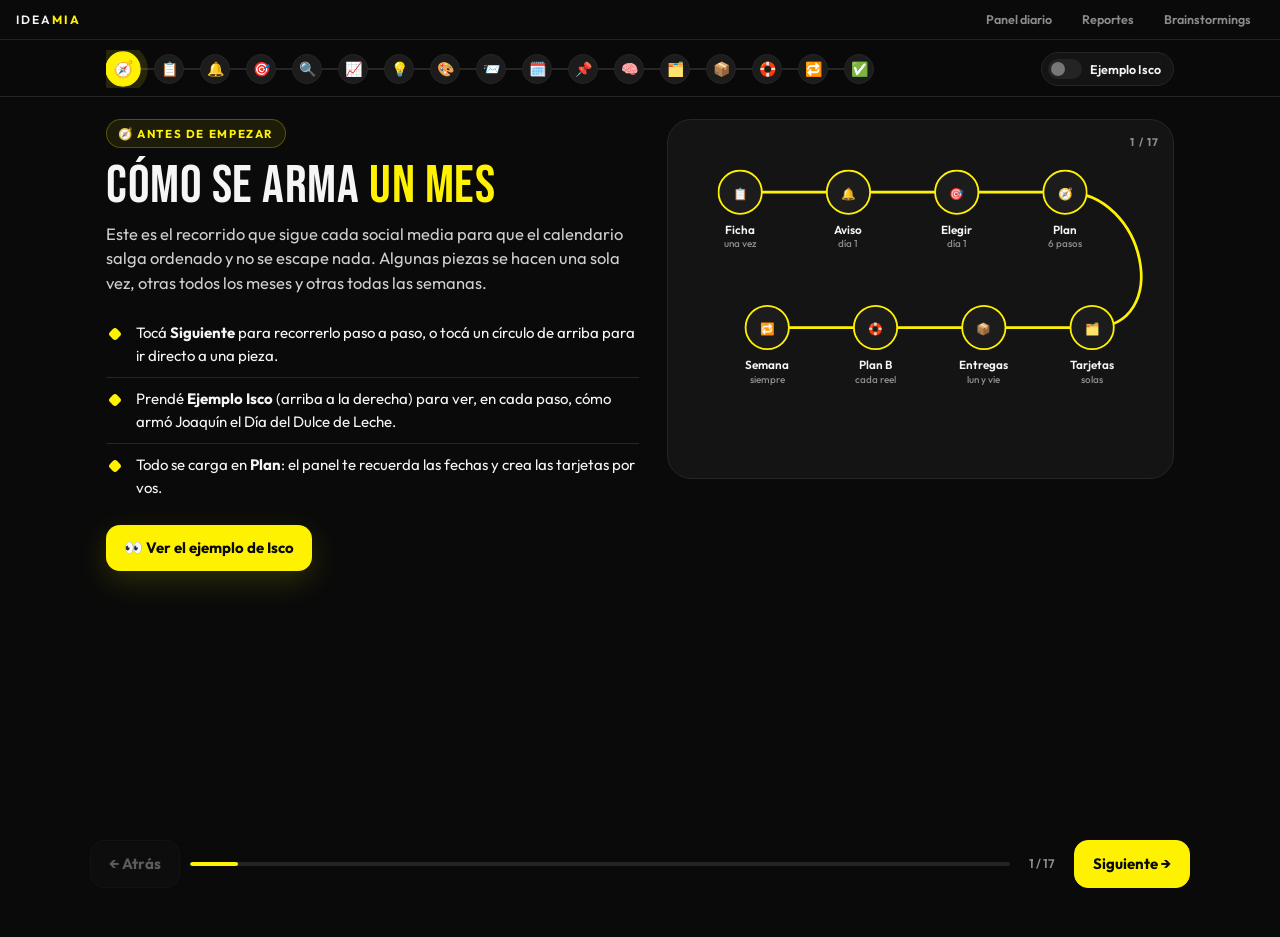
<file: plan/recorrido/index.html>
<!doctype html>
<html lang="es">
<head>
<meta charset="utf-8">
<meta name="viewport" content="width=device-width, initial-scale=1, viewport-fit=cover">
<meta name="theme-color" content="#0A0A0A">
<meta name="robots" content="noindex">
<title>Cómo se arma un mes · Ideamia</title>
<link rel="icon" type="image/png" sizes="192x192" href="../../icon-192.png?v=2">
<link rel="preconnect" href="https://fonts.googleapis.com">
<link rel="preconnect" href="https://fonts.gstatic.com" crossorigin>
<link rel="stylesheet" href="https://fonts.googleapis.com/css2?family=Bebas+Neue&family=Outfit:wght@300;400;500;600;700&display=swap">
<style>
:root{--bg:#0A0A0A;--c1:#141414;--c2:#1C1C1C;--c3:#242424;--ln:#262626;--tx:#F5F5F5;--mu:#8C8C8C;--y:#FFF200;--ok:#5CE38A;--warn:#FFB454;--bad:#FF6B6B;--sky:#6FC3FF;--pink:#FF8AD8;color-scheme:dark}
*{box-sizing:border-box;-webkit-tap-highlight-color:transparent}
html,body{margin:0;background:var(--bg);color:var(--tx);font:400 15px/1.5 Outfit,system-ui,sans-serif;-webkit-font-smoothing:antialiased;overflow-x:hidden}
button{font:inherit;color:inherit;cursor:pointer}
/* mapa de piezas (arriba, siempre visible) */
.mapa{position:sticky;top:0;z-index:20;background:rgba(10,10,10,.94);backdrop-filter:blur(8px);border-bottom:1px solid var(--ln)}
.mapa .in{max-width:1100px;margin:0 auto;padding:10px 16px 8px;display:flex;align-items:center;gap:12px}
.nodos{flex:1;display:flex;align-items:center;overflow-x:auto;scrollbar-width:none;padding:4px 2px}.nodos::-webkit-scrollbar{display:none}
.nodo{flex:none;display:flex;align-items:center;border:0;background:none;padding:0}
.nodo i{width:30px;height:30px;border-radius:50%;display:grid;place-items:center;font-style:normal;font-size:14px;background:var(--c2);border:1px solid var(--ln);transition:all .35s cubic-bezier(.2,.8,.2,1)}
.nodo.hecho i{background:rgba(255,242,0,.14);border-color:rgba(255,242,0,.5)}
.nodo.on i{background:var(--y);border-color:var(--y);transform:scale(1.18);box-shadow:0 0 0 6px rgba(255,242,0,.12)}
.nodo b{display:block;width:16px;height:2px;background:var(--ln);transition:background .4s}.nodo.hecho b{background:rgba(255,242,0,.55)}.nodo:last-child b{display:none}
.ej-sw{flex:none;display:flex;align-items:center;gap:8px;border:1px solid var(--ln);background:var(--c1);border-radius:999px;padding:6px 12px 6px 6px;font-size:12.5px;font-weight:600}
.ej-sw .t{width:34px;height:20px;border-radius:999px;background:var(--c3);position:relative;transition:background .25s}.ej-sw .t:after{content:'';position:absolute;top:3px;left:3px;width:14px;height:14px;border-radius:50%;background:#777;transition:all .25s}
.ej-sw.on .t{background:var(--y)}.ej-sw.on .t:after{left:17px;background:#0A0A0A}
@media(max-width:640px){.ej-sw span.l{display:none}.ej-sw{padding:6px}}
/* escena */
.stage{max-width:1100px;margin:0 auto;padding:22px 16px 120px;min-height:calc(100vh - 60px)}
.esc{display:grid;grid-template-columns:1.05fr 1fr;gap:28px;align-items:start}
@media(max-width:860px){.esc{grid-template-columns:1fr;gap:18px}}
.cuando{display:inline-flex;align-items:center;gap:8px;font-size:11.5px;letter-spacing:.14em;text-transform:uppercase;font-weight:700;color:var(--y);background:rgba(255,242,0,.08);border:1px solid rgba(255,242,0,.25);border-radius:999px;padding:5px 11px}
h1,h2{font:400 54px/.95 'Bebas Neue',sans-serif;letter-spacing:.01em;margin:12px 0 10px}h1 b,h2 b{color:var(--y);font-weight:400}
@media(max-width:600px){h1,h2{font-size:42px}}
.bajada{color:#cfcfcf;font-size:16.5px;margin:0 0 16px;max-width:560px}
.lista{list-style:none;margin:0;padding:0}.lista li{position:relative;padding:10px 0 10px 30px;border-top:1px solid var(--ln);font-size:15px}.lista li:first-child{border-top:0}
.lista li:before{content:'';position:absolute;left:4px;top:17px;width:10px;height:10px;border-radius:3px;background:var(--y);transform:rotate(45deg)}
.lista li small{display:block;color:var(--mu);font-size:13px}
.regla{margin-top:14px;border-left:3px solid var(--bad);background:rgba(255,107,107,.07);border-radius:0 12px 12px 0;padding:10px 14px;font-size:14px}.regla b{color:var(--bad)}
.panel-btn{margin-top:16px;display:inline-flex;align-items:center;gap:10px;background:var(--y);color:#0A0A0A;border:0;border-radius:14px;padding:12px 18px;font-weight:700;font-size:15px;box-shadow:0 10px 30px rgba(255,242,0,.15);transition:transform .2s}
.panel-btn:hover{transform:translateY(-2px)}.panel-btn.off{background:var(--c3);color:var(--tx);box-shadow:none}
/* lado derecho: la animación o el ejemplo */
.vis{position:relative;background:var(--c1);border:1px solid var(--ln);border-radius:24px;padding:18px;min-height:360px;overflow:hidden}
.vis .tag{position:absolute;top:14px;right:14px;font-size:11px;font-weight:700;letter-spacing:.1em;text-transform:uppercase;color:var(--mu)}
.ej{background:linear-gradient(180deg,rgba(255,242,0,.06),rgba(255,242,0,0) 60%),var(--c1);border-color:rgba(255,242,0,.35)}
.ej .quien{display:flex;align-items:center;gap:10px;margin-bottom:10px}.ej .quien .av{width:36px;height:36px;border-radius:50%;background:var(--y);color:#0A0A0A;display:grid;place-items:center;font:400 20px 'Bebas Neue'}
.ej .quien div{font-size:12.5px;color:var(--mu)}.ej .quien b{display:block;color:var(--tx);font-size:14px}
.voz{font-size:15px;color:#e9e9e9;border-left:2px solid var(--y);padding:2px 0 2px 12px;margin:10px 0;font-style:italic}
.campo{background:var(--c2);border:1px solid var(--ln);border-radius:14px;padding:10px 12px;margin:8px 0}.campo .k{font-size:11px;font-weight:700;letter-spacing:.08em;text-transform:uppercase;color:var(--mu);margin-bottom:3px}
.chips{display:flex;flex-wrap:wrap;gap:6px;margin-top:4px}.chip{font-size:12.5px;font-weight:600;border-radius:999px;padding:4px 10px;background:var(--c3)}
.chip.si{background:rgba(92,227,138,.15);color:var(--ok)}.chip.no{background:rgba(255,107,107,.13);color:var(--bad)}.chip.y{background:var(--y);color:#0A0A0A}
.nota{font-size:12.5px;color:var(--warn);margin-top:8px}
.ejt{font-size:15px;color:#e6e6e6;margin:8px 0;line-height:1.55}
/* piezas animadas */
.anim .pz{animation:entra .6s cubic-bezier(.2,.8,.2,1) both;animation-delay:calc(var(--i,0) * 110ms + 120ms)}
@keyframes entra{from{opacity:0;transform:translateY(18px) scale(.97)}}
.flujo{display:flex;flex-direction:column;gap:10px}
.fl{display:flex;align-items:center;gap:12px;background:var(--c2);border:1px solid var(--ln);border-radius:14px;padding:10px 12px}
.fl .ic{width:38px;height:38px;flex:none;border-radius:12px;display:grid;place-items:center;font-size:19px;background:var(--c3)}
.fl b{display:block;font-size:14px}.fl span{font-size:12.5px;color:var(--mu)}
.fl.y{border-color:rgba(255,242,0,.4)}.fl.y .ic{background:var(--y)}
/* mini calendario */
.vis .cal{margin-top:20px}
.cal{display:grid;grid-template-columns:repeat(7,minmax(0,1fr));gap:5px}
@media(max-width:600px){.cal{gap:3px}.cal .c{min-height:44px;padding:3px;border-radius:7px}.cal .p{font-size:8px;padding:1px 2px;overflow:hidden;text-overflow:ellipsis;white-space:nowrap}.vis{padding:12px}}
.cal .d{font-size:10.5px;color:var(--mu);text-align:center;font-weight:700;padding-bottom:2px}
.cal .c{min-height:54px;background:var(--c2);border:1px solid var(--ln);border-radius:9px;padding:4px;font-size:10px;position:relative}
.cal .c .n{color:#666;font-weight:700}
.cal .p{display:block;margin-top:3px;border-radius:5px;padding:2px 4px;font-weight:700;font-size:9.5px;line-height:1.2}
.anim .cal .p{animation:pop .45s cubic-bezier(.2,1.4,.4,1) both;animation-delay:calc(var(--i,0) * 70ms + 300ms)}
@keyframes pop{from{opacity:0;transform:scale(.6)}}
.p.ddl{background:var(--y);color:#0A0A0A}.p.pro{background:rgba(255,138,216,.2);color:var(--pink)}.p.env{background:rgba(111,195,255,.18);color:var(--sky)}.p.web{background:rgba(92,227,138,.16);color:var(--ok)}.p.maq{background:rgba(255,180,84,.18);color:var(--warn)}.p.of{background:#2e2e2e;color:#ddd}
.cal .c.hoy{border-color:var(--y)}
.ley{display:flex;flex-wrap:wrap;gap:8px;margin-top:10px;font-size:11.5px;color:var(--mu)}.ley i{display:inline-block;width:9px;height:9px;border-radius:3px;margin-right:4px;vertical-align:-1px}
/* lista de Trello */
.trello{background:#0e0e0e;border-radius:16px;padding:10px;border:1px solid var(--ln)}
.trello .h{font-size:12.5px;font-weight:700;margin:2px 4px 8px}
.tc{background:var(--c2);border-radius:10px;padding:8px 10px;margin-bottom:6px;font-size:13px;border:1px solid var(--ln)}
.anim .tc{animation:vuela .55s cubic-bezier(.2,.8,.2,1) both;animation-delay:calc(var(--i,0) * 160ms + 250ms)}
@keyframes vuela{from{opacity:0;transform:translateX(40px) rotate(3deg)}}
.tc small{display:block;color:var(--mu);font-size:11.5px}.tc .lb{display:inline-block;font-size:10px;font-weight:700;border-radius:4px;padding:1px 6px;margin-right:4px;background:#5a4bd1;color:#fff}
/* línea que se dibuja (intro) */
.camino{width:100%;height:auto;display:block}
.camino path.l{fill:none;stroke:var(--y);stroke-width:3;stroke-linecap:round;stroke-dasharray:1400}
.anim .camino path.l{animation:dibuja 2.4s cubic-bezier(.6,.1,.3,1) .2s both}@keyframes dibuja{from{stroke-dashoffset:1400}}
.anim .camino g.n{animation:aparece .5s ease both;animation-delay:calc(var(--i) * 230ms + 400ms)}@keyframes aparece{from{opacity:0}}
.camino text{fill:var(--tx);font:600 13px Outfit}.camino text.s{fill:var(--mu);font-size:11px;font-weight:500}
/* pie de navegación */
.nav{position:fixed;left:0;right:0;bottom:0;z-index:20;padding:12px 16px calc(12px + env(safe-area-inset-bottom));background:linear-gradient(0deg,rgba(10,10,10,1) 55%,rgba(10,10,10,0))}
.nav .in{max-width:1100px;margin:0 auto;display:flex;align-items:center;gap:10px}
.nav .pg{flex:1;height:4px;background:var(--c3);border-radius:9px;overflow:hidden}.nav .pg i{display:block;height:100%;background:var(--y);border-radius:9px;transition:width .5s cubic-bezier(.2,.8,.2,1)}
.nav .cnt{font-size:12.5px;color:var(--mu);font-weight:600;min-width:44px;text-align:center}
.bt{border:1px solid var(--ln);background:var(--c1);border-radius:14px;padding:12px 18px;font-weight:700}.bt.y{background:var(--y);color:#0A0A0A;border-color:var(--y)}.bt:disabled{opacity:.35;cursor:default}
.saltar{position:fixed;right:16px;top:70px;z-index:19}
@media(prefers-reduced-motion:reduce){*{animation:none!important;transition:none!important}.pz,.tc,.cal .p,.camino g.n{opacity:1!important;transform:none!important}.camino path.l{stroke-dashoffset:0!important}}
/* transición entre escenas */
.esc.sale{animation:sale .28s ease forwards}@keyframes sale{to{opacity:0;transform:translateX(var(--dx,-30px))}}
.esc.entra-izq{animation:entraI .45s cubic-bezier(.2,.8,.2,1)}@keyframes entraI{from{opacity:0;transform:translateX(-40px)}}
.esc.entra-der{animation:entraD .45s cubic-bezier(.2,.8,.2,1)}@keyframes entraD{from{opacity:0;transform:translateX(40px)}}
.semana{display:grid;grid-template-columns:70px 1fr;gap:10px;align-items:start;padding:9px 0;border-top:1px solid var(--ln)}.semana:first-of-type{border-top:0}.semana .s{font:400 22px/1 'Bebas Neue';color:var(--y)}
.semana .s small{display:block;font:600 10.5px Outfit;color:var(--mu);letter-spacing:.06em;text-transform:uppercase;margin-top:2px}
</style>
<script src="../../ideamia-nav.js?v=6" defer></script>
</head>
<body>
<div class="mapa"><div class="in"><div class="nodos" id="nodos"></div><button class="ej-sw" id="ejsw" title="Mostrar en cada paso cómo lo hizo Joaquín con Isco"><span class="t"></span><span class="l">Ejemplo Isco</span></button></div></div>
<main class="stage" id="stage"></main>
<div class="nav"><div class="in"><button class="bt" id="atras">← Atrás</button><div class="pg"><i id="pg"></i></div><span class="cnt" id="cnt"></span><button class="bt y" id="sig">Siguiente →</button></div></div>
<script>
(function () {
  /* Cada escena es una pieza del recorrido. "ej" es cómo lo armó Joaquín para Isco y el Día del Dulce de Leche (contado por él, 17/10/2026). */
  const J = '<div class="quien"><span class="av">J</span><div><b>Ejemplo: cómo lo armó Joaquín</b>Isco · Día del Dulce de Leche (11/10, nivel 2)</div></div>';
  const P = t => '<p class="ejt">' + t + '</p>';
  const E = [
    { ic: '🧭', cuando: 'Antes de empezar', t: 'Cómo se arma <b>un mes</b>', bajada: 'Este es el recorrido que sigue cada social media para que el calendario salga ordenado y no se escape nada. Algunas piezas se hacen una sola vez, otras todos los meses y otras todas las semanas.',
      que: ['Tocá <b>Siguiente</b> para recorrerlo paso a paso, o tocá un círculo de arriba para ir directo a una pieza.', 'Prendé <b>Ejemplo Isco</b> (arriba a la derecha) para ver, en cada paso, cómo armó Joaquín el Día del Dulce de Leche.', 'Todo se carga en <b>Plan</b>: el panel te recuerda las fechas y crea las tarjetas por vos.'],
      vis: 'camino', ej: J + P('Joaquín armaba así cada mes cuando era social media: miraba el calendario anual, veía qué fecha venía y la preparaba paso a paso. El ejemplo es de Isco, pero la estructura es la misma para todas las marcas.') + P('Lo que cambia de una marca a otra es el contenido: los tópicos, los ángulos y las ideas los define cada social media según su estrategia.') },
    { ic: '📋', cuando: 'Una vez por marca', t: 'La <b>ficha</b> de la marca', bajada: 'Reúne lo que se mueve sí o sí todas las semanas, lo que hay que pedir siempre y lo que aprendiste de tus reportes. Se arma una vez, la aprueba Joaquín y queda como base para todos los meses.',
      que: ['<b>Tópicos fijos</b>: qué días se mueven, cuántas veces y <b>al menos 5 ángulos</b> distintos para cada uno.<small>Sin 5 ángulos no se puede guardar.</small>', '<b>Pedidos recurrentes</b>: qué se pide, a quién, cuándo y por dónde insistir si no responden.', '<b>Aprendizajes</b> de los reportes: qué hacer más, qué hacer menos y qué dejar de hacer, con frecuencia y vigencia.'],
      regla: 'Con la ficha aprobada, el panel te recuerda los pedidos el día anterior y cuenta lo que movés con la etiqueta "Tópico · …".', donde: 'Plan → Ficha',
      vis: 'ficha', ej: J + '<div class="campo"><div class="k">Promo del día · miércoles y sábado</div>Producto con descuento y precio final (un producto de $50.000 queda en $45.000) · medios de pago que aceptan · la promo en una placa · video de alguien contando la promo · clientes aprovechándola, local lleno</div>' +
        '<div class="campo"><div class="k">Envíos · martes y jueves · 2 o 3 veces al mes</div>Recordar que se puede pedir y llega a domicilio · qué días se hacen los envíos · cómo hacer el pedido</div>' +
        '<div class="campo"><div class="k">Web · 6 veces al mes, un día por semana que va rotando</div>Productos de la web · la sección de ofertas · recursos de la web · productos en promo en el local que también están en la web</div>' +
        '<div class="campo"><div class="k">Maquinarias · una vez por semana</div>Semana 1: maquinarias para panadería · semana 2: para pastelería · semana 3: toda la línea · semana 4: el sector de maquinarias del local</div>' +
        '<div class="campo"><div class="k">Oferta del mes</div>Se publica en el feed la primera semana del mes.</div>' +
        '<div class="campo"><div class="k">Pedidos recurrentes</div>El día 1, la promo del mes al project (si no llega, se pide en el canal de la marca) · al cliente: qué maquinarias de panadería y de pastelería mover y qué ofertas hay en el mes</div>' +
        '<div class="campo"><div class="k">Aprendizaje</div>Los juegos en historias funcionaron: mover más juegos, 2 por semana.</div>' },
    { ic: '🔔', cuando: 'Día 1 de cada mes', t: 'El panel te <b>avisa</b> qué viene', bajada: 'El primer día hábil del mes te llega por Discord qué campañas tenés este mes y cuáles el mes que viene, según el calendario anual de la marca. Con ese aviso empieza el plan del mes siguiente.',
      que: ['Cada campaña viene con su nivel (N1, N2, N3 o N4).', 'Si no hay campañas, el mes se organiza con los <b>tópicos fijos</b> de la ficha.', 'Las campañas N1 y N2 llevan brainstorming: programala con tiempo y avisale al equipo con 24 horas de anticipación.'],
      donde: 'Discord (privado) y Plan → Campañas', vis: 'aviso',
      ej: J + P('El mes que viene es el Día del Dulce de Leche, una campaña de nivel 2.') + '<div class="campo"><div class="k">Por qué le importa a Isco</div>Isco vende Vacalín (es distribuidor oficial) y otras marcas de dulce de leche, así que la fecha le queda perfecta.</div>' },
    { ic: '🎯', cuando: 'Día 1 de cada mes', t: '¿La <b>atacamos</b>?', bajada: 'Por cada fecha del calendario anual decidís si se ataca o no. Si no, el motivo es obligatorio y Joaquín lo aprueba o lo rechaza.',
      que: ['<b>La atacamos</b>: pasa al plan del mes.', '<b>No la atacamos</b>, con el motivo (por ejemplo: el cliente no quiere, o no tiene relación con la marca).', 'Si Joaquín rechaza el descarte, la campaña vuelve al plan y te llega el aviso.'],
      donde: 'Plan → Campañas', vis: 'decision',
      ej: J + '<div class="campo"><div class="k">Día del Dulce de Leche · N2</div><span class="chip si">La atacamos</span> Isco vende dulce de leche: se ataca sí o sí.</div><div class="campo"><div class="k">Día del Vegetariano (ejemplo de descarte)</div><span class="chip no">No la atacamos</span> No tiene relación con la marca. Joaquín revisa el motivo.</div>' },
    { ic: '🔍', cuando: 'Plan del mes · paso 1', t: 'Mirá a la <b>competencia</b>', bajada: 'Elegí entre 3 y 5 marcas del rubro (competencia directa o referencias que inspiren) y anotá qué hizo cada una para esa fecha. Con menos de 3 no se puede avanzar.',
      que: ['Revisá su Instagram y la biblioteca de anuncios de Meta.', 'Anotá <b>qué hizo cada una</b>: formato, idea, promo o colaboración.', 'La idea es inspirarse para tu marca, no copiar.'],
      regla: '<b>Obligatorio:</b> sin 3 referencias con lo que hizo cada una, el plan no avanza.', donde: 'Plan → Campañas → Armar el plan', vis: 'comp',
      ej: J + P('Para el Día del Dulce de Leche, Joaquín revisaba qué hacían y qué habían hecho el año anterior estas marcas, y cómo lo habían comunicado:') + '<div class="chips"><span class="chip y">Vacalín</span><span class="chip y">Puratos</span><span class="chip y">Rich’s</span><span class="chip y">Tonadita</span><span class="chip y">Ramolac</span><span class="chip y">La Serenísima</span><span class="chip y">Spalen</span><span class="chip">Panaderías de la zona</span></div><p class="nota">Son marcas de dulce de leche que vende Isco (están en su web): sirve ver qué comunican ellas para la fecha.</p>' },
    { ic: '📈', cuando: 'Plan del mes · paso 2', t: 'Qué hicimos el <b>año pasado</b>', bajada: 'Qué se publicó, por dónde (feed, historias o una activación) y cómo funcionó. Si la marca es nueva para nosotros, qué hizo la marca. Si no se hizo nada, también vale.',
      que: ['Revisá las métricas y los reportes del año anterior.', 'Mirá qué funcionó y qué no, en feed, historias y activaciones.', 'Opción válida: <b>"No se hizo nada"</b>.'],
      donde: 'Plan del mes · paso 2', vis: 'metricas',
      ej: J + P('Joaquín revisaba las métricas de Isco del año anterior: qué se había publicado para el Día del Dulce de Leche, si fue por historias o por feed, y qué había funcionado mejor.') + '<p class="nota">El dato puntual de lo que hizo Isco el año pasado se completa al armar el plan.</p>' },
    { ic: '💡', cuando: 'Plan del mes · paso 3', t: 'Todas las <b>ideas</b>', bajada: 'Una lista libre con todo lo que se te ocurra para mover la fecha. Si querés ayuda, el botón Preguntale a Claude se abre con la marca, la fecha, la competencia y el año pasado ya escritos.',
      que: ['Promos, reels, carruseles, historias, recetas, colaboraciones, acciones en el local o en la web.', 'Lo que sugiere Claude es una ayuda: las ideas las elegís vos.', 'Pensá en la marca: lo que funciona para una no siempre sirve para otra.'],
      donde: 'Plan del mes · paso 3', vis: 'ideas',
      ej: J + '<div class="chips">' + ['Publicar promos de dulce de leche', 'Reel con los beneficios del dulce de leche', 'Carrusel con los tipos de dulce de leche y para qué conviene cada uno', 'Una receta con dulce de leche', 'Mandar muestras a influencers o panaderos para que cocinen algo y lo publiquen en colaboración', 'Influencers que muestren o sorteen dulce de leche', 'Degustación en el local', 'Historias sobre los distintos tipos de dulce de leche', 'Pedirle al cliente promos y descuentos', 'Una sección de la web solo de dulce de leche', 'Preguntar qué dulce de leche conviene empujar'].map((x, i) => '<span class="chip pz" style="--i:' + i + '">' + x + '</span>').join('') + '</div>' },
    { ic: '🎨', cuando: 'Plan del mes · paso 4', t: '¿Necesita <b>producción</b>?', bajada: 'Tres preguntas de sí o no. Cada "sí" se convierte en una tarjeta para Diseño con su etiqueta. Si tenés dudas, consultalo con el project.',
      que: ['¿Hace falta una estética especial para la campaña?', '¿Hacen falta banners para la web?', '¿Hace falta cartelería para el local?'],
      regla: 'El social media es quien lo coordina: lo anota, lo confirma y lo deriva a cada puesto.', donde: 'Plan del mes · paso 4', vis: 'prod',
      ej: J + '<div class="campo"><div class="k">Estética especial</div><span class="chip no">No</span> Para esta fecha no hace falta. En otras, como Halloween, sí conviene ambientar la gráfica.</div><div class="campo"><div class="k">Banners para la web</div><span class="chip si">Sí</span> Va a haber promo de dulce de leche en la web, así que se piden banners a Diseño.</div><div class="campo"><div class="k">Cartelería para el local</div><span class="chip si">Sí</span> La promo también va en el local: hacen falta carteles.</div>' },
    { ic: '📨', cuando: 'Plan del mes · paso 5', t: 'Qué hay que <b>pedir</b>', bajada: 'Lo que necesitás del cliente o lo que tenés que consultar con el project para poder hacer la campaña. Cada pedido queda como tarjeta con fecha límite, así no se pierde.',
      que: ['Al cliente: precios, productos, descuentos, fotos o material.', 'Al project: lo que haya que confirmar antes de avanzar.', 'Siempre con una fecha límite.'],
      donde: 'Plan del mes · paso 5', vis: 'pedidos',
      ej: J + '<div class="campo"><div class="k">Para la campaña</div>Qué descuentos va a haber el Día del Dulce de Leche · qué productos se van a mover · si hay algún dulce de leche que quieran empujar más. Con eso se hace foco: ofertas en la web y en el local, flyers y más comunicación sobre ese producto.</div><div class="campo"><div class="k">Para el resto del mes</div>Qué maquinarias de panadería y de pastelería mostrar · qué ofertas hay en el mes, para la promo del día y la web</div>' },
    { ic: '🗓️', cuando: 'Plan del mes · paso 6', t: 'La <b>distribución</b>', bajada: 'De todas las ideas, cuáles se hacen y cuándo: la semana previa, la semana de la fecha o después. Cada línea se convierte en una tarjeta en "Para mover en el mes", con su fecha.',
      que: ['En una campaña N2 alcanza con anticiparla una semana antes. Las N1 y fechas como Navidad arrancan mucho antes.', 'La semana de la fecha es la fuerte: ahí van el video y la activación.', 'El resto del mes lo completan los tópicos fijos de la ficha.'],
      donde: 'Plan del mes · paso 6', vis: 'calendario',
      ej: J + '<div class="semana"><div class="s">Sem 1<small>previa</small></div><div>Se empieza a anticipar el Día del Dulce de Leche, sin dejar de lado la comunicación habitual.</div></div><div class="semana"><div class="s">Sem 2<small>la fecha</small></div><div>Todo gira alrededor del Día del Dulce de Leche: carruseles, el video y la activación con influencers.</div></div><div class="semana"><div class="s">Sem 3 y 4<small>después</small></div><div>Vuelven los tópicos fijos: promo del día, envíos, web y maquinarias.</div></div>' },
    { ic: '📌', cuando: 'Plan del mes · tópicos', t: 'Los tópicos, <b>semana por semana</b>', bajada: 'Además de las campañas, el plan del mes baja los tópicos fijos de la ficha a cada semana: qué ángulo va en cada una y qué hay que pedir ese mes para poder hacerlo. Se arma junto con el plan de las campañas.',
      que: ['Por cada tópico elegís el ángulo de cada semana (de los que ya están en la ficha o uno nuevo).', 'Los tópicos mensuales llevan tantas semanas como veces por mes se mueven.', 'Abajo anotás los pedidos de ese mes, con fecha límite.', 'Se crea una tarjeta por tópico con el detalle de las semanas, y una por cada pedido.'],
      donde: 'Plan → Plan del mes → Plan general', vis: 'topsem',
      ej: J + '<div class="campo"><div class="k">Maquinarias · una vez por semana</div>Semana 1: maquinarias para panadería · semana 2: para pastelería · semana 3: toda la línea · semana 4: el sector de maquinarias del local</div><div class="campo"><div class="k">Web · 6 veces en el mes</div>Se reparte un día por semana, rotando: productos, sección de ofertas, recursos y promos del local que también están en la web.</div><div class="campo"><div class="k">Pedidos de ese mes</div>Al cliente: qué maquinarias de panadería y de pastelería mostrar, y qué ofertas hay en el mes.</div>' },
    { ic: '🧠', cuando: 'Campañas N1 y N2', t: 'Programá la <b>brainstorming</b>', bajada: 'Las campañas grandes llevan brainstorming con el equipo, con un mes y medio de anticipación. También sirve para cosas que aparecen de golpe, como un lanzamiento en 15 días.',
      que: ['Cargala en la página de Brainstormings.', 'Avisale al equipo con 24 horas de anticipación.', 'Lo que salga se suma a las ideas del plan.'],
      donde: 'Ideas (Brainstormings)', vis: 'brain',
      ej: J + P('Cuando se acerca una campaña de nivel 1 o 2, el panel te recuerda programar la brainstorming y avisarle al equipo con un día de anticipación.') },
    { ic: '🗂️', cuando: 'Al terminar el plan', t: 'Se crean las <b>tarjetas</b>', bajada: 'Al terminar el plan, el panel crea solo las tarjetas en la lista "Para mover en el mes" del SCL. Desde ahí las pasás al calendario como siempre.',
      que: ['🎯 Una por cada pieza de la distribución, con su fecha.', '🎨 Una por cada "sí" de producción, con la etiqueta Diseño (al aprobarla sigue a Diseño).', '📨 Una por cada pedido, con su fecha límite.', '📌 Y cada mes, los tópicos fijos de la ficha con sus ángulos.'],
      regla: 'El plan de un mes se cierra en la <b>última entrega de calendario antes de que empiece</b>. Si no está completo, te llega un aviso y, al día siguiente, también a Joaquín.', donde: 'Trello → SCL → Para mover en el mes', vis: 'trello',
      ej: J + P('Así quedarían las tarjetas de Isco para el Día del Dulce de Leche (a la derecha). Con eso, la semana fuerte ya está pensada antes de que empiece el mes.') },
    { ic: '📦', cuando: 'Lunes y viernes', t: 'Las <b>entregas</b>', bajada: 'Las fechas están en el calendario de Ideamia. La noche de cada entrega, el panel revisa solo si quedó cumplida.',
      que: ['<b>Viernes · calendario</b>: cargado hasta la misma fecha del mes siguiente (si entregás el 16/10, hasta el 16/11).', '<b>Lunes · reels</b>: los reels del mes siguiente.', '<b>Dos semanas después · plan B</b>: el plan B de cada uno de esos reels y cómo vienen los del mes en curso.'],
      regla: 'Dos días antes te llega el recordatorio. Si queda incumplida, el aviso llega esa noche y, al día siguiente, también a Joaquín.', donde: 'Plan → Cumplimiento', vis: 'entregas',
      ej: J + '<div class="campo"><div class="k">Calendario</div>Si se entrega el 1 de enero, tiene que quedar cargado hasta el 1 de febrero. El 15 de enero, hasta el 15 de febrero. Cada entrega deja el calendario un mes adelantado.</div><div class="campo"><div class="k">Reels</div>El primer lunes se entregan los reels del mes siguiente. Dos semanas después, el plan B de cada uno y el estado de los reels del mes.</div>' },
    { ic: '🛟', cuando: 'Cada reel', t: 'Siempre un <b>plan B</b>', bajada: 'Cada reel tiene un plan B específico: qué se publica en su lugar, qué día y con qué material. No puede depender de lo mismo que el reel.',
      que: ['Si el reel depende de un influencer, del cliente o de un proveedor, el plan B se hace con recursos propios: Bauti, diseño o material ya grabado.', 'Puede ser un carrusel, otro reel o la extensión de otro video.', 'Un plan B genérico no cuenta.'],
      regla: 'Ejemplo real: en Gabriel Varisco, para el Día del Pan, la panadería se bajó una semana antes y el panadero se quemó la mano el día de la grabación. Como no había plan B, el video no salió.', donde: 'Plan → Plan B', vis: 'planb',
      ej: J + '<div class="campo"><div class="k">Reel · activación con influencers</div>Depende de que los influencers publiquen el video.</div><div class="campo" style="border-color:rgba(92,227,138,.4)"><div class="k">Plan B · mismo día</div>Carrusel "Qué dulce de leche usar para cada cosa", con fotos de Bauti en el local. No depende de nadie de afuera.</div><p class="nota">Este plan B es una propuesta de ejemplo: Joaquín no lo definió para esta fecha.</p>' },
    { ic: '🔁', cuando: 'Cada semana', t: 'La semana a <b>semana</b>', bajada: 'Con el plan armado, el día a día es más simple: el panel te recuerda qué pedir, qué mover y cómo venís.',
      que: ['Los pedidos de la ficha te llegan el día anterior.', 'Los tópicos que se mueven fuera de Instagram (canal de WhatsApp, comunicación interna) se avisan el día que tocan.', 'Los lunes: los aprendizajes activos (por ejemplo, "mové más juegos esta semana") y la pauta de la semana.', 'Los inputs de Joaquín se procesan en 24 horas.'],
      donde: 'Discord y Plan → Para hacer', vis: 'semana',
      ej: J + P('Aunque el mes no tenga campañas, la estructura ya está: maquinarias cuatro veces al mes con sus ángulos, la promo del día, los envíos, las ofertas y la oferta del mes en el feed la primera semana.') },
    { ic: '✅', cuando: 'Listo', t: 'El mes, <b>armado</b>', bajada: 'Así queda el mes de Isco con el Día del Dulce de Leche: la campaña en la semana 2 y los tópicos fijos repartidos en todas las semanas.',
      que: ['Primero, la ficha (una sola vez).', 'Cada mes: aviso, elección de campañas, plan general de los tópicos, plan de cada campaña y tarjetas.', 'Cada semana: tópicos, pedidos, entregas y plan B.', 'Todo se mide solo en Plan → Cumplimiento.'],
      vis: 'mes', final: true,
      ej: J + P('La idea es que cada social media tenga esta estructura como herramienta: el trabajo se vuelve más simple, más ordenado y más fácil de sostener.') }
  ];
  /* ---------- visuales animados de cada escena ---------- */
  const fl = (arr) => '<div class="flujo">' + arr.map((x, i) => '<div class="fl pz' + (x[3] ? ' y' : '') + '" style="--i:' + i + '"><span class="ic">' + x[0] + '</span><div><b>' + x[1] + '</b><span>' + x[2] + '</span></div></div>').join('') + '</div>';
  function calMes(soloDDL) {
    // octubre 2026 arranca jueves; se muestran 4 semanas de lunes a domingo (5/10 al 1/11)
    const D = ['L', 'M', 'X', 'J', 'V', 'S', 'D'], P = {};
    const add = (d, cl, t) => (P[d] = P[d] || []).push([cl, t]);
    if (!soloDDL) {
      [7, 10, 14, 17, 21, 24, 28, 31].forEach(d => add(d, 'pro', 'Promo del día'));
      [6, 15, 27].forEach(d => add(d, 'env', 'Envíos'));
      [5, 9, 13, 19, 23, 30].forEach(d => add(d, 'web', 'Web'));
      [[8, 'Maq. panadería'], [16, 'Maq. pastelería'], [22, 'Maquinarias'], [29, 'Sector maq.']].forEach(x => add(x[0], 'maq', x[1]));
      add(5, 'of', 'Oferta del mes');
    }
    [[6, 'Tentativa DDL'], [9, 'Historias tipos DDL'], [11, 'DÍA DEL DULCE DE LECHE'], [12, 'Reel beneficios'], [13, 'Carrusel diferencias'], [14, 'Colab influencers'], [10, 'Receta'], [16, 'Degustación']].forEach(x => add(x[0], 'ddl', x[1]));
    let h = '<div class="cal">' + D.map(d => '<div class="d">' + d + '</div>').join(''), k = 0;
    for (let d = 5; d <= 32; d++) {
      const n = d > 31 ? 1 : d, L = P[d] || [];
      h += '<div class="c' + (d === 11 ? ' hoy' : '') + '"><span class="n">' + n + '</span>' + L.map(x => '<span class="p ' + x[0] + '" style="--i:' + (k++) + '">' + x[1] + '</span>').join('') + '</div>';
    }
    return h + '</div><div class="ley"><span><i style="background:var(--y)"></i>Día del Dulce de Leche</span>' + (soloDDL ? '' : '<span><i style="background:var(--pink)"></i>Promo del día</span><span><i style="background:var(--sky)"></i>Envíos</span><span><i style="background:var(--ok)"></i>Web</span><span><i style="background:var(--warn)"></i>Maquinarias</span>') + '</div>';
  }
  const tarjetas = L => '<div class="trello"><div class="h">Para mover en el mes · SCL Isco</div>' + L.map((x, i) => '<div class="tc" style="--i:' + i + '">' + (x[2] ? '<span class="lb">' + x[2] + '</span>' : '') + x[0] + '<small>' + x[1] + '</small></div>').join('') + '</div>';
  const VIS = {
    camino: () => {
      const N = [['📋', 'Ficha', 'una vez'], ['🔔', 'Aviso', 'día 1'], ['🎯', 'Elegir', 'día 1'], ['🧭', 'Plan', '6 pasos'], ['🗂️', 'Tarjetas', 'solas'], ['📦', 'Entregas', 'lun y vie'], ['🛟', 'Plan B', 'cada reel'], ['🔁', 'Semana', 'siempre']];
      const pts = N.map((_, i) => { const r = Math.floor(i / 4), c = i % 4, x = r % 2 ? 420 - c * 120 + 30 : 60 + c * 120; return [x, 60 + r * 150]; });
      let d = 'M' + pts[0][0] + ' ' + pts[0][1];
      for (let i = 1; i < pts.length; i++) { const a = pts[i - 1], b = pts[i]; d += a[1] === b[1] ? ' L' + b[0] + ' ' + b[1] : ' C' + (a[0] + 90) + ' ' + a[1] + ' ' + (b[0] + 90) + ' ' + b[1] + ' ' + b[0] + ' ' + b[1]; }
      return '<svg class="camino" viewBox="0 0 520 330"><path d="' + d + '" stroke="#262626" stroke-width="3" fill="none"/><path class="l" d="' + d + '"/>' + N.map((n, i) => '<g class="n" style="--i:' + i + '"><circle cx="' + pts[i][0] + '" cy="' + pts[i][1] + '" r="24" fill="#1C1C1C" stroke="#FFF200" stroke-width="2"/><text x="' + pts[i][0] + '" y="' + (pts[i][1] + 6) + '" text-anchor="middle" font-size="18">' + n[0] + '</text><text x="' + pts[i][0] + '" y="' + (pts[i][1] + 46) + '" text-anchor="middle">' + n[1] + '</text><text class="s" x="' + pts[i][0] + '" y="' + (pts[i][1] + 61) + '" text-anchor="middle">' + n[2] + '</text></g>').join('') + '</svg>';
    },
    ficha: () => fl([['📌', 'Tópicos fijos', 'qué días · cuántas veces · 5 ángulos'], ['📨', 'Pedidos recurrentes', 'qué · a quién · cuándo · si no responde'], ['💡', 'Aprendizajes', 'de los reportes: más, menos, dejar'], ['✅', 'Joaquín la aprueba', 'y queda como base de todos los meses', 1]]),
    aviso: () => fl([['🗓️', 'Calendario anual', 'de cada marca'], ['🔔', 'Privado de Discord, día 1', '"Este mes tenés… El mes que viene…"', 1], ['🧭', 'Se abre el plan del mes que viene', 'Plan → Campañas']]),
    decision: () => fl([['🎯', 'Día del Dulce de Leche · N2', 'La atacamos → pasa al plan', 1], ['🚫', 'Día del Vegetariano · N3', 'No la atacamos + motivo'], ['👀', 'Joaquín revisa el descarte', 'lo aprueba o pide atacarla']]),
    comp: () => fl([['1', 'Marca 1', 'qué hizo para la fecha'], ['2', 'Marca 2', 'qué hizo para la fecha'], ['3', 'Marca 3', 'qué hizo para la fecha', 1], ['＋', 'Hasta 5', 'competencia o referencias']]),
    metricas: () => fl([['📊', 'Métricas y reportes', 'del año pasado'], ['🖼️', 'Feed · historias · activaciones', 'qué se publicó y por dónde'], ['✔️', 'Qué funcionó y qué no', 'o "no se hizo nada"', 1]]),
    ideas: () => fl([['✍️', 'Tus ideas', 'una por línea, sin filtro'], ['✦', 'Preguntale a Claude', 'se abre con todo ya escrito, sin créditos'], ['🧩', 'Elegís las que sirven', 'pensando en la marca', 1]]),
    prod: () => fl([['🖌️', 'Estética especial', 'sí o no'], ['🖥️', 'Banners para la web', 'sí o no'], ['🪧', 'Cartelería para el local', 'sí o no'], ['🎨', 'Cada sí → tarjeta para Diseño', 'con la etiqueta Diseño', 1]]),
    pedidos: () => fl([['🏪', 'Al cliente', 'precios, productos, descuentos, material'], ['🧑‍💼', 'Al project', 'lo que hay que confirmar'], ['⏰', 'Con fecha límite', 'cada uno es una tarjeta', 1]]),
    calendario: () => calMes(true),
    topsem: () => fl([['1', 'Semana 1', 'Maquinarias para panadería'], ['2', 'Semana 2', 'Maquinarias para pastelería'], ['3', 'Semana 3', 'Toda la línea'], ['4', 'Semana 4', 'El sector del local', 1]]),
    brain: () => fl([['📆', '45 días antes', 'campañas N1 y N2'], ['💬', 'Aviso al equipo', '24 h antes'], ['💡', 'Lo que sale', 'se suma a las ideas', 1]]),
    trello: () => tarjetas([['🎯 Día del Dulce de Leche · Tentativa en historias', 'mar 06/10 · semana previa'], ['🎯 Día del Dulce de Leche · Reel beneficios', 'lun 12/10 · semana de la fecha'], ['🎯 Día del Dulce de Leche · Colab con influencers', 'mié 14/10 · semana de la fecha'], ['🎨 Día del Dulce de Leche · Banners para la web', 'vence 04/10', 'Diseño'], ['🎨 Día del Dulce de Leche · Cartelería para el local', 'vence 04/10', 'Diseño'], ['📨 Pedir al cliente: qué dulce de leche mover más', 'para el 28/09']]),
    entregas: () => fl([['📅', 'Viernes · calendario', 'hasta la misma fecha del mes siguiente'], ['🎬', 'Lunes · reels', 'los del mes que viene'], ['🛟', 'Lunes siguiente · plan B', 'uno por reel, específico', 1], ['🌙', 'Esa noche, el panel revisa', 'cumplida o incumplida']]),
    planb: () => fl([['🎬', 'Reel con un tercero', 'influencer, cliente, proveedor'], ['⚠️', 'Se cae', 'cancelan, no llega el material'], ['🛟', 'Plan B con recursos propios', 'Bauti, diseño o material grabado', 1], ['📅', 'Mismo día, sin hueco', 'el calendario no se rompe']]),
    semana: () => fl([['📨', 'Mañana pedís…', 'según la ficha'], ['📌', 'Tópicos de afuera de Instagram', 'aviso el día que tocan'], ['💡', 'Lunes: aprendizajes y pauta', '"calendarizalo"'], ['⏱️', 'Inputs en 24 h', 'los marca el panel', 1]]),
    mes: () => calMes(false)
  };
  /* ---------- motor del recorrido ---------- */
  const stage = document.getElementById('stage'), nodos = document.getElementById('nodos'), sw = document.getElementById('ejsw');
  const ls = { get: k => { try { return localStorage.getItem(k); } catch (e) { return null; } }, set: (k, v) => { try { localStorage.setItem(k, v); } catch (e) {} } };
  let i = Math.min(Math.max(Number((location.hash.match(/\d+/) || [0])[0]) || 0, 0), E.length - 1), ejemplo = ls.get('rec:ej') === '1', abiertos = {};
  nodos.innerHTML = E.map((e, k) => '<button class="nodo" data-k="' + k + '" title="' + e.t.replace(/<[^>]+>/g, '') + '"><i>' + e.ic + '</i><b></b></button>').join('');
  function pintar(dir) {
    const e = E[i], verEj = ejemplo || abiertos[i];
    stage.innerHTML = '<section class="esc anim ' + (dir ? (dir > 0 ? 'entra-der' : 'entra-izq') : '') + '"><div>' +
      '<span class="cuando">' + e.ic + ' ' + e.cuando + '</span>' + (i === 0 ? '<h1>' + e.t + '</h1>' : '<h2>' + e.t + '</h2>') + '<p class="bajada">' + e.bajada + '</p>' +
      '<ul class="lista">' + e.que.map((q, k) => '<li class="pz" style="--i:' + k + '">' + q + '</li>').join('') + '</ul>' +
      (e.regla ? '<div class="regla pz" style="--i:' + e.que.length + '">' + e.regla + '</div>' : '') +
      (e.donde ? '<p style="color:var(--mu);font-size:13px;margin:12px 0 0">📍 Dónde: <b style="color:var(--tx)">' + e.donde + '</b></p>' : '') +
      '<button class="panel-btn' + (verEj ? ' off' : '') + '" id="verej">' + (verEj ? '← Volver al paso' : '👀 Ver el ejemplo de Isco') + '</button>' +
      (e.final ? ' <a class="panel-btn off" style="text-decoration:none" href="../">Ir a Plan →</a>' : '') +
      '</div><div class="vis' + (verEj ? ' ej' : '') + '">' + (verEj ? e.ej : '<span class="tag">' + (i + 1) + ' / ' + E.length + '</span>' + VIS[e.vis]()) + '</div></section>';
    nodos.querySelectorAll('.nodo').forEach((n, k) => { n.classList.toggle('on', k === i); n.classList.toggle('hecho', k < i); });
    const on = nodos.children[i]; if (on) on.scrollIntoView({ behavior: 'smooth', inline: 'center', block: 'nearest' });
    document.getElementById('pg').style.width = ((i + 1) / E.length * 100) + '%';
    document.getElementById('cnt').textContent = (i + 1) + ' / ' + E.length;
    document.getElementById('atras').disabled = i === 0;
    const s = document.getElementById('sig'); s.textContent = i === E.length - 1 ? 'Volver a empezar ↺' : 'Siguiente →';
    sw.classList.toggle('on', ejemplo);
    document.getElementById('verej').onclick = () => { if (ejemplo) { ejemplo = false; ls.set('rec:ej', '0'); abiertos = {}; } else abiertos[i] = !abiertos[i]; pintar(); };
    history.replaceState(null, '', '#' + i);
    window.scrollTo({ top: 0, behavior: dir ? 'smooth' : 'auto' });
  }
  const ir = k => { if (k < 0 || k >= E.length || k === i) return; const dir = k > i ? 1 : -1, sec = stage.querySelector('.esc'); if (sec && !matchMedia('(prefers-reduced-motion: reduce)').matches) { sec.style.setProperty('--dx', dir > 0 ? '-30px' : '30px'); sec.classList.add('sale'); setTimeout(() => { i = k; pintar(dir); }, 220); } else { i = k; pintar(dir); } };
  document.getElementById('atras').onclick = () => ir(i - 1);
  document.getElementById('sig').onclick = () => i === E.length - 1 ? ir(0) : ir(i + 1);
  nodos.onclick = ev => { const b = ev.target.closest('[data-k]'); if (b) ir(Number(b.dataset.k)); };
  sw.onclick = () => { ejemplo = !ejemplo; abiertos = {}; ls.set('rec:ej', ejemplo ? '1' : '0'); pintar(); };
  document.addEventListener('keydown', ev => { if (ev.key === 'ArrowRight') ir(i + 1); if (ev.key === 'ArrowLeft') ir(i - 1); });
  let x0 = null; stage.addEventListener('touchstart', ev => { x0 = ev.touches[0].clientX; }, { passive: true });
  stage.addEventListener('touchend', ev => { if (x0 == null) return; const dx = ev.changedTouches[0].clientX - x0; if (Math.abs(dx) > 70) ir(i + (dx < 0 ? 1 : -1)); x0 = null; }, { passive: true });
  pintar();
})();
</script>
</body>
</html>
</file>
<file: styles.css>
/* Panel diario · Ideamia — misma identidad que la web de reportes:
   negro, blanco y amarillo #FFF200 · Bebas Neue (títulos), Syne (subtítulos), Outfit (texto). Líneas finas, esquinas casi rectas. */
/* las tipografías se cargan desde index.html (con preconnect): un @import acá frenaba el primer dibujo de la página */

:root{
  --bg:#0A0A0A; --s1:#111; --s2:#161616; --s3:#1C1C1C; --line:#222; --line2:#2E2E2E;
  --text:#F5F5F5; --muted:#8C8C8C; --dim:#5A5A5A;
  --y:#FFF200; --y-ink:#0A0A0A; --y-soft:rgba(255,242,0,.08);
  --ok:#5CE38A; --warn:#FFB454; --bad:#FF6B6B; --info:#7CC4FF;
  --r:4px; --ease:cubic-bezier(.22,.8,.2,1);
  --f-d:'Bebas Neue',Impact,sans-serif; --f-t:'Syne',system-ui,sans-serif; --f-b:'Outfit',system-ui,sans-serif;
}
*{box-sizing:border-box}
html,body{margin:0;background:var(--bg);color:var(--text);overflow-x:clip}
body{font-family:var(--f-b);font-size:15px;line-height:1.5;-webkit-font-smoothing:antialiased}
::selection{background:var(--y);color:var(--y-ink)}
a{color:inherit;text-decoration:none}
button{font:inherit;color:inherit;background:none;border:0;cursor:pointer;padding:0}
input,select,textarea{font:inherit;color:var(--text)}
.hidden{display:none!important}
.wrap{max-width:1120px;margin:0 auto;padding:0 20px 120px}

/* ---------- barra superior ---------- */
.top{position:sticky;top:0;z-index:50;background:rgba(10,10,10,.9);backdrop-filter:blur(12px);border-bottom:1px solid var(--line)}
.top .in{max-width:1120px;margin:0 auto;padding:14px 20px;display:flex;align-items:center;gap:14px}
.logo{font-weight:700;font-size:13px;letter-spacing:.16em;text-transform:uppercase}
.logo b{color:var(--y);font-weight:700}
.logo span{color:var(--dim);font-weight:500;margin-left:8px;letter-spacing:.1em}
.top .sp{flex:1}
.who{display:flex;align-items:center;gap:8px;font-size:13px;color:var(--muted);border:1px solid var(--line2);padding:6px 10px;border-radius:var(--r)}
.who b{color:var(--text);font-weight:600}
.who:hover{border-color:var(--muted)}
.sync{font-size:12px;color:var(--dim);display:flex;align-items:center;gap:6px}
.sync button{color:var(--muted);border:1px solid var(--line2);border-radius:var(--r);padding:5px 9px;font-size:12px}
.sync button:hover{color:var(--text);border-color:var(--muted)}
.sync .spin{display:inline-block;animation:spin 1s linear infinite}
@keyframes spin{to{transform:rotate(360deg)}}

/* ---------- portada ---------- */
.hero{padding:34px 0 22px;display:grid;grid-template-columns:1fr auto;gap:24px;align-items:end;border-bottom:1px solid var(--line)}
.kick{font-size:11px;font-weight:600;letter-spacing:.14em;text-transform:uppercase;color:var(--y)}
.hero h1{font-family:var(--f-d);font-weight:400;font-size:clamp(52px,8vw,92px);line-height:.88;margin:10px 0 12px;letter-spacing:.005em}
.hero h1 em{font-style:normal;color:transparent;-webkit-text-stroke:1.2px rgba(255,255,255,.4)}
.hero p{margin:0;color:var(--muted);max-width:520px}
.hero p b{color:var(--text);font-weight:600}
.meter{width:240px}
.meter .n{font-family:var(--f-d);font-size:64px;line-height:.8;text-align:right}
.meter .n small{font-size:28px;color:var(--dim)}
.meter .l{font-size:11px;letter-spacing:.12em;text-transform:uppercase;color:var(--muted);text-align:right;margin-bottom:10px}
.bar{height:3px;background:var(--line2);border-radius:2px;overflow:hidden}
.bar i{display:block;height:100%;background:var(--y);width:0;transition:width .6s var(--ease)}

/* ---------- filtros de marca y pestañas ---------- */
.ctrl{position:sticky;top:57px;z-index:40;background:var(--bg);padding:14px 0 0;border-bottom:1px solid var(--line)}
.chips{display:flex;gap:6px;overflow-x:auto;scrollbar-width:none;padding-bottom:12px}
.chips::-webkit-scrollbar{display:none}
.chip{flex:none;font-size:12.5px;padding:6px 11px;border:1px solid var(--line2);border-radius:999px;color:var(--muted);white-space:nowrap;transition:all .15s}
.chip:hover{color:var(--text);border-color:var(--muted)}
.chip.on{background:var(--text);color:var(--bg);border-color:var(--text)}
.chip .dot{display:inline-block;width:7px;height:7px;border-radius:50%;margin-right:6px;vertical-align:1px}
.tabs{display:flex;gap:2px;overflow-x:auto;scrollbar-width:none}
.tabs::-webkit-scrollbar{display:none}
.tab{flex:none;padding:10px 14px 12px;font-size:14px;color:var(--muted);border-bottom:2px solid transparent;margin-bottom:-1px;display:flex;align-items:center;gap:7px}
.tab:hover{color:var(--text)}
.tab.on{color:var(--text);border-bottom-color:var(--y)}
.badge{font-size:11px;font-weight:600;min-width:18px;height:18px;padding:0 5px;border-radius:9px;background:var(--s3);color:var(--muted);display:inline-flex;align-items:center;justify-content:center}
.badge.hot{background:var(--y);color:var(--y-ink)}

/* ---------- estructura de vistas ---------- */
.view{padding-top:26px;animation:in .35s var(--ease)}
@keyframes in{from{opacity:0;transform:translateY(6px)}to{opacity:1;transform:none}}
.cols{display:grid;grid-template-columns:minmax(0,1.6fr) minmax(0,1fr);gap:28px;align-items:start}
.sec{margin-bottom:30px}
.sec-h{display:flex;align-items:baseline;justify-content:space-between;gap:12px;margin-bottom:10px}
.sec-h h2{font-family:var(--f-t);font-weight:700;font-size:13px;letter-spacing:.08em;text-transform:uppercase;margin:0;color:var(--text)}
.sec-h h2 small{color:var(--dim);font-weight:600;margin-left:6px}
.sec-h .act{font-size:12.5px;color:var(--muted)}
.sec-h .act:hover{color:var(--y)}
.empty{color:var(--dim);font-size:14px;padding:18px 0;border-top:1px solid var(--line)}

/* ---------- filas de tareas ---------- */
.list{border-top:1px solid var(--line)}
.row{display:grid;grid-template-columns:28px minmax(0,1fr) auto;gap:12px;align-items:start;padding:13px 0;border-bottom:1px solid var(--line);transition:opacity .25s}
.row .tt{font-size:15px;line-height:1.35}
.row .mt{font-size:12.5px;color:var(--muted);margin-top:3px;display:flex;flex-wrap:wrap;gap:4px 10px;align-items:center}
.row .hint{font-size:12.5px;color:var(--dim);margin-top:4px}
.row.done .tt{color:var(--dim);text-decoration:line-through;text-decoration-color:var(--dim)}
.row.done .mt{opacity:.6}
.chk{width:22px;height:22px;border:1.5px solid var(--line2);border-radius:50%;display:grid;place-items:center;margin-top:1px;transition:all .15s}
.chk:hover{border-color:var(--y)}
.chk svg{width:12px;height:12px;opacity:0;stroke:var(--y-ink);stroke-width:3;fill:none}
.row.done .chk{background:var(--y);border-color:var(--y)}
.row.done .chk svg{opacity:1}
.prog{width:26px;height:22px;margin-top:1px;font-size:10.5px;font-weight:700;color:var(--muted);border:1.5px solid var(--line2);border-radius:11px;display:grid;place-items:center;font-variant-numeric:tabular-nums}
.prog.full{background:var(--y);border-color:var(--y);color:var(--y-ink)}
.mks{display:flex;flex-wrap:wrap;gap:6px;margin-top:9px}
.mk{font-size:12.5px;display:inline-flex;align-items:center;gap:6px;padding:5px 10px 5px 8px;border:1px solid var(--line2);border-radius:999px;color:var(--text);transition:all .15s}
.mk i{width:7px;height:7px;border-radius:50%}
.mk:hover{border-color:var(--y)}
.mk.on{background:var(--s3);border-color:var(--s3);color:var(--dim);text-decoration:line-through}
.mk.on:before{content:"✓";color:var(--y);text-decoration:none;font-weight:700;margin-right:-2px}
.mk.late{border-color:rgba(255,107,107,.6)}
.mk[disabled]{cursor:default}
.ico{width:22px;height:22px;display:grid;place-items:center;margin-top:1px;color:var(--muted)}
.ico svg{width:16px;height:16px;stroke:currentColor;stroke-width:1.6;fill:none}
.tag{font-size:11.5px;font-weight:600;letter-spacing:.02em;display:inline-flex;align-items:center;gap:5px;color:var(--text)}
.tag i{width:7px;height:7px;border-radius:50%;display:inline-block}
.pill{font-size:11px;font-weight:600;letter-spacing:.04em;text-transform:uppercase;padding:2px 7px;border-radius:3px;background:var(--s3);color:var(--muted)}
.pill.bad{background:rgba(255,107,107,.12);color:var(--bad)}
.pill.warn{background:rgba(255,180,84,.12);color:var(--warn)}
.pill.ok{background:rgba(92,227,138,.12);color:var(--ok)}
.pill.y{background:var(--y-soft);color:var(--y)}
.btn{font-size:13px;font-weight:500;padding:7px 12px;border:1px solid var(--line2);border-radius:var(--r);white-space:nowrap;transition:all .15s;display:inline-flex;align-items:center;gap:6px}
.btn:hover{border-color:var(--text)}
.btn.y{background:var(--y);color:var(--y-ink);border-color:var(--y);font-weight:600}
.btn.y:hover{filter:brightness(.92)}
.btn.ghost{border-color:transparent;color:var(--muted);padding-left:6px;padding-right:6px}
.btn.ghost:hover{color:var(--text)}
.btn.danger:hover{border-color:var(--bad);color:var(--bad)}
.btn svg{width:14px;height:14px;stroke:currentColor;stroke-width:1.8;fill:none}
.go{color:var(--dim);padding:2px}
.go:hover{color:var(--y)}
.go svg{width:16px;height:16px;stroke:currentColor;stroke-width:1.8;fill:none}

/* ---------- panel lateral (sugerencias, IA, enlaces) ---------- */
.side{min-width:0}
.box{border:1px solid var(--line);border-radius:var(--r);background:var(--s1);padding:16px 16px 6px;margin-bottom:16px}
.box h3{font-family:var(--f-t);font-weight:700;font-size:12px;letter-spacing:.08em;text-transform:uppercase;margin:0 0 10px;display:flex;align-items:center;gap:8px}
.box h3 .spark{color:var(--y)}
.sug{display:grid;grid-template-columns:8px 1fr;gap:10px;padding:10px 0;border-top:1px solid var(--line);font-size:13.5px;line-height:1.45}
.sug:first-of-type{border-top:0}
.sug i{width:7px;height:7px;border-radius:50%;margin-top:6px;background:var(--muted)}
.sug i.bad{background:var(--bad)}.sug i.warn{background:var(--warn)}.sug i.y{background:var(--y)}.sug i.ok{background:var(--ok)}
.sug b{font-weight:600}
.sug .a{display:inline-block;margin-top:4px;font-size:12.5px;color:var(--y)}
.plan{font-size:14px;color:var(--text)}
.plan ul{margin:0;padding-left:18px}
.plan li{margin:0 0 8px}
.plan .wait{color:var(--muted);font-size:13px;padding:6px 0 12px}
.links{display:grid;grid-template-columns:1fr 1fr;gap:8px;padding-bottom:10px}
.lk{border:1px solid var(--line2);border-radius:var(--r);padding:10px;font-size:13px;display:flex;flex-direction:column;gap:2px;transition:border-color .15s}
.lk:hover{border-color:var(--y)}
.lk small{color:var(--dim);font-size:11px;text-transform:uppercase;letter-spacing:.08em}

/* ---------- tarjetas de input con IA ---------- */
.cardx{border:1px solid var(--line);border-radius:var(--r);background:var(--s1);margin-bottom:14px;overflow:hidden}
.cardx .hd{padding:16px 18px 0;display:flex;gap:10px;align-items:flex-start;justify-content:space-between}
.cardx h4{font-family:var(--f-t);font-weight:700;font-size:18px;line-height:1.2;margin:6px 0 0}
.cardx .ds{padding:8px 18px 0;color:var(--muted);font-size:14px;white-space:pre-line}
.cardx .att{padding:10px 18px 0;display:flex;flex-wrap:wrap;gap:6px}
.att a{font-size:12.5px;border:1px solid var(--line2);border-radius:3px;padding:4px 8px;color:var(--muted);display:inline-flex;gap:6px;align-items:center}
.att a:hover{color:var(--text);border-color:var(--muted)}
.att svg{width:12px;height:12px;stroke:currentColor;stroke-width:1.8;fill:none}
.ia{margin:14px 18px 0;border-left:2px solid var(--y);background:var(--y-soft);padding:12px 14px;border-radius:0 var(--r) var(--r) 0}
.ia .t{font-size:14.5px;line-height:1.45}
.ia .t:before{content:attr(data-k) " · ";color:var(--y);font-weight:700;font-size:11px;letter-spacing:.1em;text-transform:uppercase}
.ia.auto{border-left-color:var(--info);background:rgba(124,196,255,.06)}
.ia.auto .t:before{color:var(--info)}
.ia.auto li:before,.ia.auto li .f{color:var(--info)}
.ia ol{margin:10px 0 0;padding-left:0;list-style:none;counter-reset:a}
.ia li{counter-increment:a;display:grid;grid-template-columns:22px 1fr;gap:6px;font-size:13.5px;color:#d6d6d6;margin-bottom:7px}
.ia li:before{content:counter(a);font-family:var(--f-d);font-size:17px;color:var(--y);line-height:1.1}
.ia li .f{display:inline-block;font-size:10.5px;font-weight:700;text-transform:uppercase;letter-spacing:.06em;color:var(--y);margin-left:6px}
.ia .pd{font-size:13px;color:var(--muted);margin-top:6px}
.ia .pd b{color:var(--text);font-weight:600}
.ia.none{border-left-color:var(--line2);background:var(--s2);color:var(--dim);font-size:13px}
.ia.none .t:before{color:var(--dim)}
.nudge{margin:14px 18px 0;padding:12px 14px;border:1px dashed var(--line2);border-radius:var(--r);font-size:13.5px}
.nudge b{color:var(--y);font-weight:600}
.ft{padding:14px 18px 16px;display:flex;flex-wrap:wrap;gap:8px;align-items:center}
.ft .sp{flex:1}
.state{font-size:12.5px;color:var(--muted)}

/* ---------- reuniones ---------- */
.reu .when{font-family:var(--f-d);font-size:22px;line-height:1;color:var(--text);text-align:right}
.reu .when small{display:block;font-family:var(--f-b);font-size:11px;color:var(--dim);text-transform:uppercase;letter-spacing:.08em}

/* ---------- agenda ---------- */
.day{display:grid;grid-template-columns:86px minmax(0,1fr);gap:18px;border-top:1px solid var(--line);padding:14px 0}
.day .dd{font-family:var(--f-d);font-size:34px;line-height:.9}
.day .dd small{display:block;font-family:var(--f-b);font-size:11px;color:var(--muted);text-transform:uppercase;letter-spacing:.1em;margin-top:4px}
.day.today .dd{color:var(--y)}
.day.weekend .dd{color:var(--dim)}
.ag{display:grid;grid-template-columns:52px minmax(0,1fr) auto;gap:10px;padding:5px 0;align-items:baseline;font-size:14px}
.ag .h{color:var(--dim);font-size:12.5px;font-variant-numeric:tabular-nums}
.ag.efem .x{color:var(--y)}
.ag.card .x{color:#d6d6d6}
.ag.done .x{text-decoration:line-through;color:var(--dim)}
.ag .k{font-size:11px;color:var(--dim);text-transform:uppercase;letter-spacing:.06em}

/* ---------- recursos ---------- */
.search{width:100%;background:var(--s1);border:1px solid var(--line2);border-radius:var(--r);padding:11px 14px;margin-bottom:20px;outline:none}
.search:focus{border-color:var(--muted)}
.grid{display:grid;grid-template-columns:repeat(auto-fill,minmax(230px,1fr));gap:10px}
.res{border:1px solid var(--line);border-radius:var(--r);padding:14px;background:var(--s1);display:flex;flex-direction:column;gap:8px;transition:border-color .15s}
.res:hover{border-color:var(--line2)}
.res .k{font-size:10.5px;letter-spacing:.1em;text-transform:uppercase;color:var(--dim)}
.res .n{font-weight:600;font-size:14.5px;line-height:1.3}
.res .att{padding:0}
.res .op{font-size:12.5px;color:var(--muted);margin-top:auto}
.res .op:hover{color:var(--y)}

/* ---------- marcas ---------- */
.brands{display:grid;grid-template-columns:repeat(auto-fill,minmax(320px,1fr));gap:14px}
.brand{border:1px solid var(--line);border-radius:var(--r);background:var(--s1);padding:18px}
.brand h4{font-family:var(--f-d);font-weight:400;font-size:34px;line-height:.9;margin:0 0 14px;display:flex;align-items:center;gap:10px}
.brand h4 i{width:10px;height:10px;border-radius:50%}
.cov .l{display:flex;justify-content:space-between;font-size:12.5px;color:var(--muted);margin-bottom:6px}
.cov .l b{color:var(--text);font-weight:600}
.cov .bar{height:6px;position:relative;overflow:visible}
.cov .bar i{background:var(--ok)}
.cov .bar i.warn{background:var(--warn)}.cov .bar i.bad{background:var(--bad)}
.cov .bar u{position:absolute;top:-4px;bottom:-4px;width:1px;background:var(--text);right:0}
.stats{display:grid;grid-template-columns:repeat(4,1fr);gap:8px;margin:16px 0}
.stats div{border-top:1px solid var(--line);padding-top:8px}
.stats b{font-family:var(--f-d);font-size:28px;font-weight:400;line-height:1;display:block}
.stats small{font-size:11px;color:var(--muted)}
.boards{display:flex;flex-wrap:wrap;gap:6px}
.boards a{font-size:12px;border:1px solid var(--line2);border-radius:3px;padding:5px 9px;color:var(--muted);text-transform:uppercase;letter-spacing:.05em}
.boards a:hover{color:var(--y);border-color:var(--y)}
.next{font-size:13px;color:var(--muted);margin-top:14px}
.next b{color:var(--y);font-weight:600}

/* ---------- accesos rápidos y tira de 7 días ---------- */
.rapidos{display:grid;grid-template-columns:repeat(4,1fr);gap:10px;margin-bottom:12px}
.rp{display:flex;align-items:center;gap:12px;text-align:left;border:1px solid var(--line);background:var(--s1);border-radius:var(--r);padding:12px 14px;transition:all .15s}
.rp:hover{border-color:var(--muted);transform:translateY(-1px)}
.rp b{font-family:var(--f-d);font-weight:400;font-size:38px;line-height:.9}
.rp span{font-size:13px;line-height:1.2}
.rp small{color:var(--dim);font-size:11px}
.rp.bad b{color:var(--bad)}.rp.y b{color:var(--y)}.rp.warn b{color:var(--warn)}
.tira{display:grid;grid-template-columns:repeat(7,1fr);gap:6px;margin-bottom:26px}
.dia{border:1px solid var(--line);border-radius:var(--r);padding:9px 6px 8px;display:flex;flex-direction:column;align-items:center;gap:2px;position:relative;transition:all .15s}
.dia:hover{border-color:var(--muted);background:var(--s1)}
.dia small{font-size:10.5px;color:var(--muted);text-transform:uppercase;letter-spacing:.08em}
.dia b{font-family:var(--f-d);font-weight:400;font-size:26px;line-height:1}
.dia.hoy{border-color:var(--y)}.dia.hoy b{color:var(--y)}
.dia.fin{opacity:.55}
.dia .pts{display:flex;gap:3px;height:6px}
.dia .pts i{width:6px;height:6px;border-radius:50%}
.p-card{background:var(--bad)}.p-ev{background:var(--info)}.p-f{background:var(--y)}
.dia em{position:absolute;top:5px;right:7px;font-style:normal;font-size:10.5px;color:var(--dim)}
.lnk{text-align:left;color:inherit;border-bottom:1px dotted var(--line2)}
.lnk:hover{color:var(--y);border-bottom-color:var(--y)}
.fecha{display:grid;grid-template-columns:42px 1fr auto;gap:10px;align-items:center;width:100%;text-align:left;padding:9px 0;border-top:1px solid var(--line)}
.fecha:first-of-type{border-top:0}
.fecha:hover .fn{color:var(--y)}
.fd{display:flex;flex-direction:column;align-items:center;border:1px solid var(--line2);border-radius:3px;padding:3px 0}
.fd b{font-family:var(--f-d);font-weight:400;font-size:20px;line-height:1}
.fd small{font-size:9.5px;color:var(--muted);text-transform:uppercase}
.fn{font-size:13.5px;line-height:1.3}
.fn small{display:block;color:var(--dim);font-size:11.5px}
.fq{font-size:11.5px;color:var(--muted);white-space:nowrap}
.fecha.mini{grid-template-columns:42px 1fr}
.leyenda{display:flex;flex-wrap:wrap;gap:14px;font-size:12px;color:var(--dim);margin:0 0 14px}
.lg.efem{color:var(--y)}.lg.sugr{color:var(--info)}.lg.fer{color:var(--warn)}
.ag.sugr .x,.ag.sugr .h{color:var(--info)}
.ag.fer .x,.ag.fer .h{color:var(--warn)}
.ag .x .lnk{border-bottom-color:transparent}

/* ---------- checklist semanal ---------- */
.semana-h{display:flex;align-items:center;gap:24px;margin-bottom:26px;flex-wrap:wrap}
.semana-h b{font-family:var(--f-d);font-weight:400;font-size:56px;line-height:.9;display:inline-block;margin:6px 10px 0 0}
.semana-h b small{font-size:26px;color:var(--dim)}
.semana-h span{color:var(--muted);font-size:13px}
.chk-t{width:100%;border-collapse:collapse;font-size:13.5px}
.chk-t th{font-size:11px;font-weight:600;letter-spacing:.06em;text-transform:uppercase;color:var(--muted);padding:8px 6px;border-bottom:1px solid var(--line2);text-align:center;white-space:nowrap}
.chk-t th:first-child{text-align:left}
.chk-t th.hoy{color:var(--y)}
.chk-t td{padding:8px 6px;border-bottom:1px solid var(--line);text-align:center}
.chk-t td:first-child{text-align:left;width:40%;line-height:1.35}
.chk-t td:first-child small{display:block;color:var(--dim);font-size:11.5px}
.chk-t td.gen{text-align:center}
.chk-t td.gen span{display:block;color:var(--dim);font-size:10px;letter-spacing:.08em;text-transform:uppercase;margin-top:4px}
.dotm{display:inline-block;width:7px;height:7px;border-radius:50%;margin-right:5px;vertical-align:1px}
.cel{width:26px;height:26px;border:1.5px solid var(--line2);border-radius:4px;font-size:14px;font-weight:700;color:var(--y-ink);transition:all .12s;display:inline-grid;place-items:center}
.cel:hover{border-color:var(--y)}
.cel.on{background:var(--y);border-color:var(--y)}
.cel.fut{opacity:.25;cursor:default}
.na{color:var(--dim)}
.tw{overflow-x:auto}
/* ---------- inputs: ¿ya lo procesaste? ---------- */
.nudge .nq{margin-bottom:10px}
.nudge .nb{display:flex;flex-wrap:wrap;gap:8px;align-items:center}
.nudge .nb.no{margin-top:10px;padding-top:10px;border-top:1px dashed var(--line2)}
.nudge .nb.no span{font-size:13px;color:var(--muted);width:100%}
/* ---------- inputs compactos ---------- */
.iresumen{display:flex;align-items:center;gap:26px;flex-wrap:wrap;margin-bottom:18px}
.iresumen div{display:flex;align-items:baseline;gap:7px}
.iresumen b{font-family:var(--f-d);font-weight:400;font-size:34px;line-height:1}
.iresumen div:first-child b{color:var(--y)}
.iresumen span{color:var(--muted);font-size:13px}
.iresumen .btn{margin-left:auto}
.ilist{border-top:1px solid var(--line)}
.irow{display:grid;grid-template-columns:4px minmax(0,1fr) auto;gap:14px;align-items:center;padding:12px 0;border-bottom:1px solid var(--line)}
.ibar{align-self:stretch;border-radius:2px}
.irow .it{font-size:15px;font-weight:500;line-height:1.3}
.irow .mt{font-size:12.5px;color:var(--muted);margin-top:4px;display:flex;flex-wrap:wrap;gap:4px 10px;align-items:center}
.irow .desc{color:var(--dim);max-width:46ch;white-space:nowrap;overflow:hidden;text-overflow:ellipsis}
.irow.visto .it{color:#bdbdbd}
.ia-acts{display:flex;gap:6px;align-items:center;flex-wrap:wrap;justify-content:flex-end}
.ia-acts .k{font-size:12px;color:var(--muted)}
.ia-acts .btn{padding:6px 10px}
.pliegue{display:flex;justify-content:space-between;align-items:center;width:100%;padding:12px 0;border-top:1px solid var(--line);font-family:var(--f-t);font-weight:700;font-size:13px;letter-spacing:.08em;text-transform:uppercase;color:var(--muted)}
.pliegue small{color:var(--dim);margin-left:8px;font-weight:600}
.pliegue i{font-style:normal;font-size:18px;color:var(--dim)}
.pliegue:hover,.pliegue.on{color:var(--text)}
.ayuda{font-size:12.5px;color:var(--dim);margin:10px 0 0}
.ayuda a{color:var(--muted)}
.cardx.en-panel{border:0;background:none;margin:0}
.cardx.en-panel .hd{padding:0}
.cardx.en-panel .hd h4{display:none}
.cardx.en-panel .ds,.cardx.en-panel .att,.cardx.en-panel .ft{padding-left:0;padding-right:0}
.cardx.en-panel .ia,.cardx.en-panel .nudge{margin-left:0;margin-right:0}
@media(max-width:640px){
  .irow{grid-template-columns:4px minmax(0,1fr);gap:10px}
  .irow .ia-acts{grid-column:2;justify-content:flex-start}
  .irow .desc{display:none}
  .iresumen{gap:16px}
  .iresumen b{font-size:28px}
}

/* ---------- crear tarjeta ---------- */
.modal .mb.ancho{max-width:560px;max-height:92vh;overflow-y:auto}
.labs{display:flex;flex-wrap:wrap;gap:6px}
.lab{font-size:12.5px;display:inline-flex;align-items:center;gap:6px;padding:5px 10px 5px 8px;border:1px solid var(--line2);border-radius:999px;color:var(--muted)}
.lab i{width:9px;height:9px;border-radius:2px}
.lab.on{border-color:var(--text);color:var(--text);background:var(--s3)}
.field select{appearance:auto}
@media(max-width:640px){
  .chk-t{font-size:12.5px}
  .chk-t td:first-child{width:auto}
  .chk-t th{font-size:10px;padding:6px 2px}
  .cel{width:22px;height:22px}
  .table-wrap{overflow-x:auto}
}

/* ---------- panel de detalle ---------- */
.drawer{position:fixed;inset:0;z-index:80}
.dw-bg{position:absolute;inset:0;background:rgba(0,0,0,.55);opacity:0;transition:opacity .25s}
.dw{position:absolute;top:0;right:0;bottom:0;width:min(460px,100%);background:var(--s1);border-left:1px solid var(--line2);transform:translateX(100%);transition:transform .3s var(--ease);display:flex;flex-direction:column}
.drawer.on .dw-bg{opacity:1}.drawer.on .dw{transform:none}
.dw-h{display:flex;justify-content:space-between;align-items:flex-start;gap:12px;padding:20px 20px 14px;border-bottom:1px solid var(--line)}
.dw-h h3{font-family:var(--f-t);font-weight:700;font-size:19px;line-height:1.25;margin:0}
.dw-x{font-size:18px;color:var(--muted);padding:2px 6px}
.dw-x:hover{color:var(--text)}
.dw-b{padding:16px 20px 30px;overflow-y:auto}
.dw-big{font-family:var(--f-d);font-size:58px;line-height:.9;color:var(--y)}
.dw-big small{font-family:var(--f-b);font-size:14px;color:var(--muted);text-transform:none}
.dw-p{color:#cfcfcf;font-size:14px;margin:10px 0}
.dw-p b{color:var(--text)}
.dw-l{font-size:11px;letter-spacing:.1em;text-transform:uppercase;color:var(--dim);margin:16px 0 8px}
.dw-acts{display:flex;flex-wrap:wrap;gap:8px;margin-top:20px}
.dw .ag{grid-template-columns:52px minmax(0,1fr) auto}

/* ---------- vista project ---------- */
.ppl{display:grid;grid-template-columns:repeat(auto-fill,minmax(320px,1fr));gap:14px;margin-bottom:30px}
.person{border:1px solid var(--line);border-radius:var(--r);background:var(--s1);padding:18px}
.person h4{font-family:var(--f-d);font-weight:400;font-size:36px;line-height:.9;margin:0}
.person .rl{font-size:11px;color:var(--muted);text-transform:uppercase;letter-spacing:.1em}
.person .pr{display:flex;justify-content:space-between;font-size:13px;color:var(--muted);margin:14px 0 6px}
.person .pr b{color:var(--text)}
.person .lst{margin-top:14px;border-top:1px solid var(--line)}
.person .it{display:flex;justify-content:space-between;gap:10px;font-size:13px;padding:7px 0;border-bottom:1px solid var(--line)}
.person .it span:last-child{color:var(--muted);text-align:right;flex:none}
.person .it .pill{white-space:nowrap}
.tbl{width:100%;border-collapse:collapse;font-size:13px}
.tbl th{text-align:left;font-weight:600;font-size:11px;letter-spacing:.08em;text-transform:uppercase;color:var(--dim);padding:8px 10px 8px 0;border-bottom:1px solid var(--line2)}
.tbl td{padding:9px 10px 9px 0;border-bottom:1px solid var(--line);vertical-align:top}
.tbl td.m{color:var(--muted);white-space:nowrap}

/* ---------- ingreso, modal, aviso ---------- */
.gate{max-width:420px;margin:12vh auto 0;padding:0 20px}
.gate h1{font-family:var(--f-d);font-weight:400;font-size:72px;line-height:.86;margin:12px 0 20px}
.gate .ppl2{display:grid;gap:8px;margin:18px 0}
.gate .ppl2 button{display:flex;justify-content:space-between;border:1px solid var(--line2);border-radius:var(--r);padding:14px 16px;font-size:16px;text-align:left}
.gate .ppl2 button:hover,.gate .ppl2 button.on{border-color:var(--y)}
.gate .ppl2 small{color:var(--muted);font-size:12px;text-transform:uppercase;letter-spacing:.08em}
.field{display:block;margin-bottom:14px}
.field span{display:block;font-size:11px;letter-spacing:.1em;text-transform:uppercase;color:var(--muted);margin-bottom:6px}
.field input,.field textarea,.field select{width:100%;background:var(--s2);border:1px solid var(--line2);border-radius:var(--r);padding:11px 12px;outline:none;color-scheme:dark}
.field input:focus,.field textarea:focus{border-color:var(--muted)}
.check{display:flex;gap:10px;align-items:center;font-size:14px;margin:4px 0 18px;color:var(--muted)}
.check input{accent-color:var(--y);width:16px;height:16px}
.err{color:var(--bad);font-size:13px;min-height:18px}
.modal{position:fixed;inset:0;z-index:90;background:rgba(0,0,0,.72);display:grid;place-items:center;padding:20px;animation:in .2s}
.modal .mb{width:100%;max-width:440px;background:var(--s1);border:1px solid var(--line2);border-radius:var(--r);padding:22px}
.modal h3{font-family:var(--f-t);font-weight:700;font-size:19px;margin:0 0 4px}
.modal p{color:var(--muted);font-size:13.5px;margin:0 0 18px}
.modal .two{display:grid;grid-template-columns:1fr 1fr;gap:10px}
.modal .acts{display:flex;justify-content:flex-end;gap:8px;margin-top:6px}
.toast{position:fixed;left:50%;bottom:24px;transform:translateX(-50%) translateY(20px);opacity:0;z-index:95;background:var(--text);color:var(--bg);padding:11px 14px 11px 16px;border-radius:var(--r);font-size:14px;display:flex;gap:14px;align-items:center;transition:all .25s var(--ease);pointer-events:none;max-width:calc(100% - 32px)}
.toast.on{opacity:1;transform:translateX(-50%);pointer-events:auto}
.toast button{font-weight:700;text-decoration:underline;text-underline-offset:3px}
.demo{background:var(--y);color:var(--y-ink);font-size:12.5px;font-weight:600;text-align:center;padding:7px 12px}
.loading{padding:80px 0;text-align:center;color:var(--muted)}
.loading b{display:block;font-family:var(--f-d);font-weight:400;font-size:40px;color:var(--text);margin-bottom:6px}

@media(max-width:900px){
  .cols{grid-template-columns:1fr}
  .side{position:static}
}
@media(max-width:640px){
  .wrap{padding:0 16px 100px}
  .top .in{padding:12px 16px}
  .logo span,.sync .txt{display:none}
  .hero{grid-template-columns:1fr;padding:26px 0 18px;gap:16px}
  .hero h1{font-size:56px}
  .hero h1 em{display:none}
  .meter{width:100%;display:grid;grid-template-columns:auto 1fr;gap:4px 14px;align-items:center}
  .meter .l{grid-column:1/-1;text-align:left;margin:0}
  .meter .n{font-size:40px;text-align:left}
  .ctrl{top:53px}
  .day{grid-template-columns:58px minmax(0,1fr);gap:12px}
  .day .dd{font-size:28px}
  .ag{grid-template-columns:44px minmax(0,1fr)}
  .ag .k{display:none}
  .brands,.ppl{grid-template-columns:1fr}
  .rapidos{grid-template-columns:1fr 1fr}
  .rp b{font-size:30px}
  .tira{gap:4px}
  .dia{padding:7px 2px}
  .dia b{font-size:20px}
  .dia em{display:none}
  .stats b{font-size:24px}
  .tbl .hm{display:none}
}

/* =====================================================================
   PULIDO VISUAL · estudio creativo: cinta, anillo, piezas, brillo y festejo
   ===================================================================== */
body{background:
  radial-gradient(900px 520px at 92% -8%, rgba(255,242,0,.10), transparent 60%),
  radial-gradient(700px 500px at -10% 30%, rgba(124,196,255,.05), transparent 60%),
  var(--bg);background-attachment:fixed}
.logo:before{content:"";display:inline-block;width:14px;height:14px;margin-right:9px;vertical-align:-2px;background:var(--y);
  -webkit-mask:url("data:image/svg+xml,%3Csvg xmlns='http://www.w3.org/2000/svg' viewBox='0 0 100 100'%3E%3Cpath d='M20 20 H42 C40 12 44 6 50 6 C56 6 60 12 58 20 H80 V42 C88 40 94 44 94 50 C94 56 88 60 80 58 V80 H58 C60 88 56 94 50 94 C44 94 40 88 42 80 H20 V58 C12 60 6 56 6 50 C6 44 12 40 20 42 Z'/%3E%3C/svg%3E") center/contain no-repeat;
  mask:url("data:image/svg+xml,%3Csvg xmlns='http://www.w3.org/2000/svg' viewBox='0 0 100 100'%3E%3Cpath d='M20 20 H42 C40 12 44 6 50 6 C56 6 60 12 58 20 H80 V42 C88 40 94 44 94 50 C94 56 88 60 80 58 V80 H58 C60 88 56 94 50 94 C44 94 40 88 42 80 H20 V58 C12 60 6 56 6 50 C6 44 12 40 20 42 Z'/%3E%3C/svg%3E") center/contain no-repeat;
  animation:giro 12s linear infinite}
@keyframes giro{to{transform:rotate(360deg)}}

/* cinta amarilla con lo que se viene */
.cinta{margin:0 -20px;background:var(--y);color:var(--y-ink);overflow:hidden;white-space:nowrap;position:relative}
.cinta .pista{display:inline-flex;animation:cinta 40s linear infinite;padding:8px 0}
.cinta:hover .pista{animation-play-state:paused}
.cinta span{font-family:var(--f-d);font-size:19px;letter-spacing:.03em;padding:0 0 0 22px;display:inline-flex;align-items:center;gap:8px}
.cinta span:after{content:"✦";font-size:12px;margin-left:14px}
.cinta b{font-weight:400;background:var(--y-ink);color:var(--y);padding:0 7px}
@keyframes cinta{to{transform:translateX(-50%)}}

/* portada */
.hero{position:relative;padding:40px 0 30px;border-bottom:0;align-items:center}
.hero h1{font-size:clamp(58px,8vw,108px)}
.hero h1 .nom,.mhead h1 .nom{color:var(--y);position:relative;display:inline-block}
.hero h1 .nom:after,.mhead h1 .nom:after{content:"";position:absolute;left:0;right:0;bottom:.04em;height:.07em;background:var(--y);transform-origin:left;animation:subraya .9s .2s var(--ease) both}
@keyframes subraya{from{transform:scaleX(0)}}
.hero p b{color:var(--y)}
.piezas{position:absolute;right:200px;top:0;width:190px;height:165px;pointer-events:none}
.piezas svg{width:100%;height:100%;overflow:visible}
.piezas .p{animation:flota 6s var(--ease) infinite alternate;transform-box:fill-box;transform-origin:center}
.piezas .p2{animation-delay:-2s}.piezas .p3{animation-delay:-4s}
@keyframes flota{from{transform:translateY(0) rotate(var(--r,0deg))}to{transform:translateY(-14px) rotate(calc(var(--r,0deg) + 8deg))}}

/* anillo de progreso */
.anillo{--p:0;width:160px;height:160px;flex:none;border-radius:50%;display:grid;place-items:center;position:relative;
  background:conic-gradient(var(--y) calc(var(--p)*1%), rgba(255,255,255,.08) 0);box-shadow:0 0 60px rgba(255,242,0,.12)}
.anillo:before{content:"";position:absolute;inset:11px;border-radius:50%;background:var(--bg)}
.anillo div{position:relative;text-align:center;line-height:1}
.anillo b{font-family:var(--f-d);font-weight:400;font-size:60px;display:block}
.anillo b small{font-size:24px;color:var(--dim)}
.anillo span{font-size:10px;letter-spacing:.14em;text-transform:uppercase;color:var(--muted)}
.anillo.full{box-shadow:0 0 80px rgba(255,242,0,.4)}

/* controles */
.ctrl{background:rgba(10,10,10,.88);backdrop-filter:blur(14px)}
.chip{transition:all .2s var(--ease)}
.chip.on{background:var(--y);color:var(--y-ink);border-color:var(--y);font-weight:600}
.tabs{gap:6px;padding:2px 0 12px}
.tab{border:1px solid var(--line2);border-radius:999px;padding:8px 15px;margin:0;transition:all .2s var(--ease)}
.tab:hover{border-color:var(--muted);color:var(--text)}
.tab.on{background:var(--text);color:var(--bg);border-color:var(--text);font-weight:600}
.sec-h h2:before{content:"— ";color:var(--y)}

/* accesos rápidos, tira, filas */
.rp{position:relative;overflow:hidden;border-radius:12px;background:linear-gradient(160deg,var(--s2),var(--s1))}
.rp:after{content:"";position:absolute;right:-30px;bottom:-50px;width:110px;height:110px;border-radius:50%;background:currentColor;opacity:.06;transition:all .4s var(--ease)}
.rp:hover{transform:translateY(-3px);box-shadow:0 14px 30px rgba(0,0,0,.45)}
.rp:hover:after{opacity:.14;transform:scale(1.3)}
.rp b{font-size:44px}
.rp.bad{color:var(--bad);border-color:rgba(255,107,107,.35)}
.rp.y{color:var(--y);border-color:rgba(255,242,0,.35)}
.rp.warn{color:var(--warn);border-color:rgba(255,180,84,.35)}
.rp span{color:var(--text)}
.dia{border-radius:10px}
.dia.hoy{background:var(--y);border-color:var(--y)}
.dia.hoy b,.dia.hoy small{color:var(--y-ink)}
.dia.hoy em{color:rgba(0,0,0,.55)}
.chk{border-radius:7px}
.row.done .chk{animation:pop .35s var(--ease)}
@keyframes pop{0%{transform:scale(.6)}60%{transform:scale(1.2)}100%{transform:scale(1)}}
.box,.brand,.person{border-radius:12px;position:relative}
.box:before,.brand:before,.person:before{content:"";position:absolute;left:16px;right:16px;top:-1px;height:2px;background:linear-gradient(90deg,var(--y),transparent);opacity:.7}
.brand,.person{transition:transform .25s var(--ease)}
.brand:hover,.person:hover{transform:translateY(-3px)}
.btn{border-radius:8px}
.btn.y{transition:all .2s var(--ease)}
.btn.y:hover{box-shadow:0 6px 24px rgba(255,242,0,.3);transform:translateY(-1px)}
.mk.on{animation:pop .3s var(--ease)}
.modal .mb{border-radius:14px}

/* festejo */
.festejo{display:flex;align-items:center;gap:20px;padding:20px 22px;border-radius:14px;margin-bottom:22px;background:var(--y);color:var(--y-ink);animation:entra .6s var(--ease)}
.festejo b{font-family:var(--f-d);font-weight:400;font-size:46px;line-height:.88}
.festejo span{font-size:14.5px;font-weight:500}
@keyframes entra{from{opacity:0;transform:translateY(10px) scale(.98)}}
.cf{position:fixed;width:8px;height:8px;margin:-4px 0 0 -4px;z-index:200;pointer-events:none;border-radius:2px;animation:cf .9s var(--ease) forwards}
@keyframes cf{to{transform:translate(var(--dx),var(--dy)) rotate(var(--r));opacity:0}}
@media(max-width:1000px){.piezas{display:none}}

/* =====================================================================
   CELULAR · estilo app: pestañas abajo, portada corta, una cosa a la vez
   ===================================================================== */
.bnav,.mhead,.mtit{display:none}
@media(max-width:700px){
  body{font-size:14.5px}
  .wrap{padding:0 16px calc(96px + env(safe-area-inset-bottom))}
  .top .in{padding:10px 16px}
  .logo span,.sync .txt{display:none}
  .who{padding:5px 9px;font-size:12px}
  .cinta{margin:0 -16px}
  .cinta span{font-size:16px}
  .hero{display:none}

  .mhead{display:grid;grid-template-columns:minmax(0,1fr) auto;gap:14px;align-items:center;padding:18px 0 14px}
  .mhead h1{font-family:var(--f-d);font-weight:400;font-size:46px;line-height:.9;margin:6px 0 4px;overflow-wrap:anywhere}
  .mhead p{margin:0;color:var(--muted);font-size:13.5px}
  .mhead p b{color:var(--y)}
  .mhead .anillo{width:92px;height:92px;box-shadow:0 0 36px rgba(255,242,0,.14)}
  .mhead .anillo:before{inset:7px}
  .mhead .anillo b{font-size:34px}.mhead .anillo b small{font-size:16px}
  .mhead .anillo span{font-size:8.5px;letter-spacing:.1em}

  .mtit{display:flex;align-items:center;gap:10px;padding:16px 0 10px}
  .mtit h1{font-family:var(--f-d);font-weight:400;font-size:40px;line-height:.9;margin:0;flex:1}
  .mtit h1:after{content:".";color:var(--y)}
  .mtit span{font-size:11px;letter-spacing:.1em;text-transform:uppercase;color:var(--dim)}
  .volver{width:34px;height:34px;border-radius:50%;border:1px solid var(--line2);font-size:22px;line-height:1;display:grid;place-items:center;padding-bottom:3px}

  .ctrl{top:49px;padding:8px 0 0;margin:0 -16px;padding-left:16px;border-bottom:1px solid var(--line)}
  .chips{padding-bottom:8px;padding-right:16px}
  .chip{padding:6px 11px;font-size:12.5px}
  .tabs{display:none}
  .view{padding-top:14px}

  .rapidos{grid-template-columns:repeat(4,1fr);gap:6px;margin-bottom:10px}
  .rp{flex-direction:column;align-items:flex-start;gap:2px;padding:10px 10px 9px;border-radius:12px}
  .rp b{font-size:30px}
  .rp span{font-size:11.5px;line-height:1.15}
  .rp span br,.rp span small{display:none}
  .tira{gap:4px;margin-bottom:18px}
  .dia{padding:6px 2px}
  .dia b{font-size:19px}

  .sec{margin-bottom:18px}
  .sec-h{margin-bottom:2px}
  .sec-h h2{font-size:13px}
  .sec-h .act{display:none}
  .row{grid-template-columns:26px minmax(0,1fr) auto;gap:10px;padding:11px 0}
  .row .tt{font-size:14.5px;line-height:1.3}
  .row .mt{font-size:12px}
  .row .hint{display:none}
  .row .btn{padding:7px 10px;font-size:12.5px}
  .mks{gap:5px;margin-top:7px}
  .mk{padding:6px 10px 6px 8px}
  .festejo{padding:16px;gap:14px}
  .festejo b{font-size:34px}
  .festejo span{font-size:13px}

  /* pestañas de abajo */
  .bnav{display:grid;grid-template-columns:repeat(5,1fr);position:fixed;left:0;right:0;bottom:0;z-index:60;
    background:rgba(14,14,14,.94);backdrop-filter:blur(16px);border-top:1px solid var(--line2);padding:6px 6px calc(6px + env(safe-area-inset-bottom))}
  .bnav button{position:relative;display:flex;flex-direction:column;align-items:center;gap:3px;padding:6px 0 4px;color:var(--dim);border-radius:12px;transition:color .2s}
  .bnav svg{width:23px;height:23px;stroke:currentColor;stroke-width:1.7;fill:none;transition:transform .25s var(--ease)}
  .bnav span{font-size:10.5px;font-weight:600;letter-spacing:.02em}
  .bnav button.on{color:var(--y)}
  .bnav button.on svg{transform:translateY(-1px) scale(1.08)}
  .bnav button.on:before{content:"";position:absolute;top:-7px;left:30%;right:30%;height:3px;border-radius:0 0 3px 3px;background:var(--y)}
  .bnav em{position:absolute;top:1px;left:calc(50% + 6px);font-style:normal;font-size:10px;font-weight:700;min-width:17px;height:17px;padding:0 4px;border-radius:9px;background:var(--s3);color:var(--text);display:grid;place-items:center;border:2px solid #0E0E0E}
  .bnav em.hot{background:var(--y);color:var(--y-ink)}

  /* Más */
  .mas-g{display:grid;grid-template-columns:1fr 1fr;gap:8px;margin-bottom:20px}
  .mt-t{display:flex;flex-direction:column;align-items:flex-start;gap:2px;text-align:left;padding:14px;border:1px solid var(--line);border-radius:14px;background:linear-gradient(160deg,var(--s2),var(--s1))}
  .mt-t:active{transform:scale(.97)}
  .mt-t .ic{width:34px;height:34px;border-radius:10px;background:var(--y-soft);color:var(--y);display:grid;place-items:center;margin-bottom:8px}
  .mt-t .ic svg{width:18px;height:18px;stroke:currentColor;stroke-width:1.8;fill:none}
  .mt-t b{font-family:var(--f-t);font-size:15px;font-weight:700}
  .mt-t small{font-size:11.5px;color:var(--dim)}
  .side .box{margin-bottom:12px}

  /* Semana */
  .semana-h.m{display:grid;grid-template-columns:auto 1fr;gap:2px 12px;align-items:end;margin-bottom:14px}
  .semana-h.m b{font-size:44px;margin:0}
  .semana-h.m .bar{grid-column:1/-1;margin-top:8px}
  .seg{display:flex;gap:4px;padding:4px;background:var(--s1);border:1px solid var(--line);border-radius:999px;margin-bottom:14px;position:sticky;top:96px;z-index:30}
  .seg button{flex:1;padding:8px 0;border-radius:999px;font-size:13px;font-weight:600;color:var(--muted);display:flex;align-items:center;justify-content:center;gap:5px;transition:all .2s var(--ease)}
  .seg button.on{background:var(--text);color:var(--bg)}
  .seg em{font-style:normal;font-size:10px;min-width:16px;height:16px;border-radius:8px;background:var(--y);color:var(--y-ink);display:grid;place-items:center;padding:0 4px}
  .dsel{display:grid;grid-template-columns:repeat(6,1fr);gap:5px;margin-bottom:12px}
  .dsel button{display:flex;flex-direction:column;align-items:center;padding:7px 0;border:1px solid var(--line);border-radius:10px}
  .dsel small{font-size:10px;text-transform:uppercase;letter-spacing:.08em;color:var(--dim)}
  .dsel b{font-family:var(--f-d);font-weight:400;font-size:21px;line-height:1}
  .dsel .hoy{border-color:rgba(255,242,0,.5)}
  .dsel .on{background:var(--y);border-color:var(--y);color:var(--y-ink)}
  .dsel .on small{color:rgba(0,0,0,.6)}
  .na{font-size:12px;color:var(--dim)}

  /* inputs más compactos */
  .iresumen{gap:12px;margin-bottom:12px}
  .iresumen b{font-size:28px}
  .iresumen .btn{margin-left:auto}

  /* panel de detalle como hoja que sube desde abajo */
  .dw{top:auto;left:0;width:100%;max-height:88vh;border-left:0;border-top:1px solid var(--line2);border-radius:20px 20px 0 0;transform:translateY(100%)}
  .dw:before{content:"";display:block;width:40px;height:4px;border-radius:2px;background:var(--line2);margin:8px auto 0}
  .dw-h{padding:12px 18px 12px}
  .dw-b{padding:14px 18px calc(24px + env(safe-area-inset-bottom))}
  .modal{align-items:end;padding:0}
  .modal .mb{border-radius:20px 20px 0 0;max-width:none;padding:20px 18px calc(20px + env(safe-area-inset-bottom))}
  .modal .mb.ancho{max-width:none;max-height:90vh}
  .toast{bottom:calc(84px + env(safe-area-inset-bottom))}
}
@media(prefers-reduced-motion:reduce){*{animation:none!important;transition:none!important}}

/* barra de arriba y "ver más" en celular */
.who .r{margin-left:2px}
.vermas{display:block;width:100%;padding:12px 0;font-size:13px;font-weight:600;color:var(--y);text-align:center;border-bottom:1px solid var(--line)}
@media(max-width:700px){
  .who .r,.sync .t{display:none}
  .sync button{padding:6px 10px;font-size:14px}
  .who{white-space:nowrap}
}@media(max-width:700px){
  .cols>.side{display:none}
  .view>.box{margin-bottom:12px}
}@media(max-width:700px){
  .mt-t{display:grid;grid-template-columns:34px minmax(0,1fr);column-gap:10px;align-items:center;padding:12px}
  .mt-t .ic{grid-row:span 2;margin:0}
  .mt-t b{font-size:14px;line-height:1.15}
}
/* atajos a reportes y brainstormings */
.atajos{display:grid;grid-template-columns:1fr 1fr;gap:10px;margin-bottom:12px}
.atajo{display:flex;align-items:center;gap:12px;padding:12px 16px;border:1px solid var(--line2);border-radius:12px;background:linear-gradient(160deg,var(--s2),var(--s1));transition:all .2s var(--ease)}
.atajo:hover{transform:translateY(-2px);border-color:var(--y);box-shadow:0 10px 26px rgba(255,242,0,.12)}
.atajo .ic{width:38px;height:38px;flex:none;border-radius:10px;background:var(--y-soft);color:var(--y);display:grid;place-items:center}
.atajo .ic svg{width:19px;height:19px;stroke:currentColor;stroke-width:1.8;fill:none}
.atajo b{display:block;font-family:var(--f-d);font-weight:400;font-size:26px;line-height:1;letter-spacing:.02em}
.atajo small{font-size:12px;color:var(--muted)}
.atajo i{margin-left:auto;font-style:normal;color:var(--dim);font-size:18px}
.atajo.hot{border-color:rgba(255,242,0,.45)}
.atajo.hot small{color:var(--y)}
@media(max-width:700px){
  .atajos{gap:6px;margin-bottom:8px}
  .atajo{padding:10px;gap:9px}
  .atajo .ic{width:32px;height:32px}
  .atajo b{font-size:20px}
  .atajo small{font-size:11px}
  .atajo i{display:none}
}
.copiar-clave{display:block;margin:-4px 0 12px auto;font-size:12px;padding:5px 10px}
.atajo small u{text-decoration:none;color:var(--y);font-weight:600}

/* recursos agrupados por marca y tipo */
.rbox{border:1px solid var(--line);border-radius:12px;background:var(--s1);margin-bottom:10px;overflow:hidden}
.rbox.on{border-color:var(--line2)}
.rhead{display:flex;align-items:center;gap:10px;width:100%;padding:14px 16px;text-align:left}
.rhead b{font-family:var(--f-t);font-weight:700;font-size:15px}
.rhead .dotm{width:10px;height:10px;border-radius:50%;flex:none}
.rchips{display:flex;flex-wrap:wrap;gap:5px;flex:1;justify-content:flex-end}
.rchips em{font-style:normal;font-size:11px;color:var(--muted);border:1px solid var(--line2);border-radius:999px;padding:2px 8px}
.rhead i{font-style:normal;font-size:18px;color:var(--dim);width:16px;text-align:center}
.rbody{padding:0 16px 14px}
.rbody .dw-l{margin:14px 0 4px;color:var(--y)}
.rrow{padding:9px 0;border-bottom:1px solid var(--line)}
.rrow:last-child{border-bottom:0}
.rrow .n{font-size:14.5px;font-weight:500}
.rrow .n span{color:var(--dim);font-size:12px}
.rrow .n:hover{color:var(--y)}
.rrow .att{display:flex;flex-wrap:wrap;gap:6px 12px;margin-top:4px}
.rrow .att a{font-size:12px;color:var(--muted);display:inline-flex;align-items:center;gap:4px}
.rrow .att a:hover{color:var(--text)}
.rrow .att svg{width:12px;height:12px;stroke:currentColor;stroke-width:1.8;fill:none}
@media(max-width:700px){.rchips{display:none}}
/* guiones */
.gcomo{font-size:13.5px;color:var(--muted);border:1px dashed var(--line2);border-radius:12px;padding:12px 14px;margin-bottom:20px;line-height:1.5}
.gcomo b{color:var(--text)}
.gcomo u{text-decoration-color:var(--y);text-underline-offset:3px;color:var(--y)}

/* discord */
.dcbox{border:1px solid rgba(88,101,242,.5);background:linear-gradient(160deg,rgba(88,101,242,.14),var(--s1));border-radius:12px;padding:4px 12px 6px;margin-bottom:12px}
.dcbox-h{display:flex;justify-content:space-between;align-items:center;padding:8px 0 4px;font-size:13px;color:var(--muted)}
.dcbox-h span{display:inline-flex;align-items:center;gap:7px}
.dcbox-h svg{width:15px;height:15px;stroke:#8B95FF;stroke-width:1.8;fill:none}
.dcbox-h b{color:var(--text)}
.dcbox-h .lnk{font-size:12.5px;color:#8B95FF;font-weight:600}
.dclist{border-top:1px solid var(--line)}
.dcm{display:grid;grid-template-columns:32px minmax(0,1fr) auto;gap:10px;align-items:start;padding:10px 0;border-bottom:1px solid var(--line);transition:background .2s}
.dcbox .dcm:last-child{border-bottom:0}
.dcm:hover{background:rgba(255,255,255,.025)}
.dca{width:32px;height:32px;border-radius:50%;background:#5865F2;color:#fff;display:grid;place-items:center;font-weight:700;font-size:14px}
.dcb{display:flex;flex-direction:column;gap:2px;min-width:0}
.dch{font-size:12.5px;color:var(--muted)}
.dch b{color:var(--text);font-weight:600}
.dch em{font-style:normal;color:var(--dim);margin-left:6px}
.dct{font-size:14px;line-height:1.35;color:#d9d9d9;overflow:hidden;display:-webkit-box;-webkit-line-clamp:2;-webkit-box-orient:vertical}
.dcm i{font-style:normal;color:var(--dim)}
.dcm.nuevo .dca{box-shadow:0 0 0 2px var(--bg),0 0 0 4px #8B95FF}
.dcm:not(.nuevo) .dct{color:var(--muted)}
/* revisión (Ivo) */
.revbox{display:flex;align-items:center;gap:14px;width:100%;text-align:left;padding:14px 16px;margin-bottom:12px;border-radius:12px;border:1px solid rgba(255,242,0,.45);background:linear-gradient(160deg,rgba(255,242,0,.10),var(--s1));transition:transform .2s var(--ease)}
.revbox:hover{transform:translateY(-2px)}
.revbox b{font-family:var(--f-d);font-weight:400;font-size:26px;line-height:1;color:var(--y);flex:none}
.revbox span{font-size:13.5px;color:var(--text)}
.revbox em{font-style:normal;color:var(--bad);font-weight:600}
.revbox i{margin-left:auto;font-style:normal;color:var(--y)}
@media(max-width:700px){.revbox{flex-wrap:wrap;gap:4px 10px}.revbox b{font-size:22px}}
.rapidos.tres{grid-template-columns:repeat(3,1fr)}
.ivo .bnav{grid-template-columns:repeat(6,1fr)}

.rojo{color:var(--bad)!important}

/* ===== Mi día: arranque (Sunsama), línea de tiempo (Structured), filas limpias (Todoist) ===== */
.arranque{border:1px solid rgba(255,242,0,.45);border-radius:16px;padding:18px 18px 14px;margin-bottom:16px;background:radial-gradient(500px 200px at 100% 0,rgba(255,242,0,.12),transparent 70%),var(--s1);animation:entra .5s var(--ease)}
.arr-h h3{font-family:var(--f-t);font-weight:800;font-size:20px;margin:6px 0 4px;line-height:1.2}
.arr-h p{margin:0 0 12px;font-size:13.5px;color:var(--muted)}
.arr-h p b{color:var(--warn)}
.arr-l{display:flex;flex-direction:column;gap:6px}
.arr-i{display:flex;align-items:center;gap:10px;text-align:left;padding:10px 12px;border:1px solid var(--line2);border-radius:10px;background:var(--bg);transition:all .18s var(--ease)}
.arr-i:hover{border-color:var(--muted)}
.arr-i i{width:8px;height:8px;border-radius:50%;flex:none}
.arr-i span{flex:1;font-size:14px;line-height:1.3}
.arr-i em{font-style:normal;width:24px;height:24px;border-radius:50%;border:1.5px solid var(--line2);display:grid;place-items:center;font-size:12px;font-weight:700;flex:none}
.arr-i.on{border-color:var(--y);background:rgba(255,242,0,.07)}
.arr-i.on em{background:var(--y);border-color:var(--y);color:var(--y-ink)}
.arr-a{display:flex;align-items:center;justify-content:flex-end;gap:8px;margin-top:12px;flex-wrap:wrap}
.arr-w{font-size:12.5px;color:var(--warn);margin-right:auto}
.prios .list{border:1px solid rgba(255,242,0,.3);border-radius:12px;padding:0 12px;background:rgba(255,242,0,.03)}
.prios .row:last-child{border-bottom:0}

/* línea de tiempo */
.tl{position:relative;padding-left:4px}
.tl-i{display:grid;grid-template-columns:46px 14px minmax(0,1fr);align-items:start;gap:0 10px;position:relative}
.tl-i:before{content:"";position:absolute;left:62px;top:0;bottom:0;width:2px;background:var(--line)}
.tl-h{font-family:var(--f-d);font-size:18px;color:var(--muted);padding-top:13px;text-align:right}
.tl-p{width:14px;height:14px;border-radius:50%;background:var(--c,var(--y));margin-top:16px;position:relative;z-index:1;box-shadow:0 0 0 4px var(--bg)}
.tl-c .row{border-bottom:0;padding-left:0}
.tl-i.pasado{opacity:.5}
.tl-ahora{display:grid;grid-template-columns:46px 14px minmax(0,1fr);gap:0 10px;align-items:center;margin:2px 0}
.tl-ahora span{font-size:11px;font-weight:700;color:var(--bad);text-align:right}
.tl-ahora i{width:10px;height:10px;border-radius:50%;background:var(--bad);margin-left:2px;box-shadow:0 0 0 4px var(--bg),0 0 12px var(--bad)}
.tl-ahora b{height:2px;background:linear-gradient(90deg,var(--bad),transparent);font-size:0}

/* filas tipo Todoist: círculo con el color de la urgencia */
.chk{border-radius:50%;border-width:2px}
.row.u4 .chk{border-color:var(--bad);background:rgba(255,107,107,.08)}
.row.u3 .chk{border-color:var(--warn);background:rgba(255,180,84,.08)}
.row.u2 .chk{border-color:var(--info)}
.row.u4 .ico{color:var(--bad)}.row.u3 .ico{color:var(--warn)}
.row .tt{font-weight:500}
@media(max-width:700px){
  .arranque{padding:14px 14px 12px}
  .arr-h h3{font-size:18px}
  .tl-i,.tl-ahora{grid-template-columns:40px 12px minmax(0,1fr);gap:0 8px}
  .tl-i:before{left:52px}
  .tl-h{font-size:16px}
  .tl-p{width:12px;height:12px}
}
/* discord: carpetas por día */
.dcdia{border:1px solid var(--line);border-radius:12px;margin-bottom:8px;overflow:hidden;background:var(--s1)}
.dcdia.on{border-color:rgba(88,101,242,.45)}
.dcdia-h{display:flex;align-items:center;gap:10px;width:100%;padding:12px 14px;text-align:left}
.dcdia-h .dcf{font-size:18px}
.dcdia-h b{font-family:var(--f-t);font-weight:700;font-size:15px;text-transform:capitalize}
.dcdia-h small{color:var(--dim);font-size:12px}
.dcdia-h em{font-style:normal;font-size:11px;font-weight:700;background:#5865F2;color:#fff;border-radius:999px;padding:2px 8px}
.dcdia-h i{margin-left:auto;font-style:normal;color:var(--dim);font-size:18px}
.dcdia .dclist{border-top:1px solid var(--line);padding:0 14px}
.dcdia .dcm:last-child{border-bottom:0}
.vercl{margin:-6px 0 14px;font-size:13px}

/* Ivo: lotes de entrega de diseño */
.lotes{display:grid;grid-template-columns:1fr 1fr;gap:10px}
.lote{border:1px solid var(--line2);border-radius:12px;padding:14px;background:var(--s1)}
.lote.tarde{border-color:rgba(255,107,107,.5);background:linear-gradient(160deg,rgba(255,107,107,.07),var(--s1))}
.lt-h{display:flex;justify-content:space-between;align-items:flex-start;gap:10px}
.lt-h b{font-family:var(--f-d);font-weight:400;font-size:24px;display:block;line-height:1}
.lt-h small{font-size:12px;color:var(--muted)}
.lt-e{font-size:12px;font-weight:700;padding:3px 9px;border-radius:999px;background:var(--s3);color:var(--muted);white-space:nowrap}
.lt-e.ok{background:rgba(92,227,138,.15);color:var(--ok)}
.lt-e.bad{background:rgba(255,107,107,.15);color:var(--bad)}
.lt-bar{height:6px;border-radius:3px;background:var(--line);margin:12px 0 4px;overflow:hidden}
.lt-bar i{display:block;height:100%;background:var(--ok);border-radius:3px}
.lt-n{font-size:12px;color:var(--dim)}
@media(max-width:700px){.lotes{grid-template-columns:1fr}}
/* ===== Minimalista: una pantalla, una pregunta ===== */
.hero{display:none}
.mhead,.mtit{display:flex}
.mhead{display:grid;grid-template-columns:minmax(0,1fr) auto;gap:18px;align-items:center;padding:22px 0 10px}
.mhead h1{font-family:var(--f-d);font-weight:400;font-size:clamp(40px,5vw,60px);line-height:.9;margin:6px 0 6px}
.mhead p{margin:0;color:var(--muted);font-size:14px}
.mhead p b{color:var(--y)}
.mhead .anillo{width:96px;height:96px;box-shadow:0 0 36px rgba(255,242,0,.12)}
.mhead .anillo:before{inset:7px}
.mhead .anillo b{font-size:36px}.mhead .anillo b small{font-size:16px}
.mhead .anillo span{font-size:8.5px;letter-spacing:.1em}
.mtit{align-items:center;gap:10px;padding:22px 0 12px}
.mtit h1{font-family:var(--f-d);font-weight:400;font-size:44px;line-height:.9;margin:0;flex:1}
.mtit h1:after{content:".";color:var(--y)}
.mtit span{font-size:11px;letter-spacing:.1em;text-transform:uppercase;color:var(--dim)}
.volver{width:34px;height:34px;border-radius:50%;border:1px solid var(--line2);font-size:22px;line-height:1;display:grid;place-items:center;padding-bottom:3px}
.ctrl{padding:10px 0 0}
.ctrl-in{display:flex;align-items:center;gap:12px;padding-bottom:10px}
.ctrl-in .tabs{flex:1;padding:0}
.selm{display:inline-flex;align-items:center;gap:8px;border:1px solid var(--line2);border-radius:999px;padding:0 6px 0 12px;background:var(--s1);flex:none}
.selm .dot{width:9px;height:9px;border-radius:50%}
.selm select{background:transparent;border:0;color:var(--text);font:inherit;font-size:13px;padding:8px 6px;outline:0;cursor:pointer;color-scheme:dark}
.view{max-width:820px;margin:0 auto;padding-top:14px}
.hoy1 .sec:first-child{margin-top:4px}

/* avisos en chips chicos */
.avisos{display:flex;flex-wrap:wrap;gap:6px;padding:4px 0 14px}
.av{display:inline-flex;align-items:center;gap:6px;font-size:12.5px;color:var(--muted);border:1px solid var(--line2);border-radius:999px;padding:5px 11px;background:var(--s1);transition:all .15s var(--ease)}
.av:hover{color:var(--text);border-color:var(--muted);transform:translateY(-1px)}
.av i{width:7px;height:7px;border-radius:50%;background:var(--dim)}
.av b{color:var(--text);font-weight:700}
.av.bad i{background:var(--bad)}.av.bad{border-color:rgba(255,107,107,.4)}
.av.warn i{background:var(--warn)}
.av.y i{background:var(--y)}
.av.dc i{background:#8B95FF}

/* accesos arriba: Reportes y Brainstorm */
.tico{position:relative;display:inline-flex;align-items:center;gap:6px;border:1px solid var(--line2);border-radius:999px;padding:5px 11px;font-size:12.5px;color:var(--muted)}
.tico:hover{color:var(--text);border-color:var(--muted)}
.tico svg{width:14px;height:14px;stroke:currentColor;stroke-width:1.8;fill:none}
.tico em{font-style:normal;font-size:10px;font-weight:700;background:var(--y);color:var(--y-ink);border-radius:8px;padding:1px 5px}
.tico.hot{border-color:rgba(255,242,0,.45)}
.sync{gap:8px}
.dcseg{margin-bottom:12px}
@media(max-width:700px){
  .mhead{padding:16px 0 8px}
  .mhead h1{font-size:40px}
  .mhead .anillo{width:80px;height:80px}
  .mhead .anillo b{font-size:28px}
  .ctrl-in{padding-bottom:8px}
  .tico span{display:none}
  .tico{padding:6px 8px}
  .view{padding-top:10px}
}
.mhead,.mtit,.avisos{max-width:820px;margin-left:auto;margin-right:auto;width:100%}
@media(max-width:700px){.avisos{flex-wrap:nowrap;overflow-x:auto;scrollbar-width:none;margin:0 -16px;padding:4px 16px 12px;width:auto}.avisos::-webkit-scrollbar{display:none}.av{flex:none}.mhead .kick{white-space:nowrap;overflow:hidden;text-overflow:ellipsis}}

.racha{color:var(--warn);font-weight:600;white-space:nowrap}

/* Ivo: recuadros como pestañas + carpetas por marca */
.revtabs .rp{cursor:pointer;text-align:left}
.revtabs .rp.sel{outline:2px solid var(--text);outline-offset:-2px;background:var(--s3)}
.revtabs .rp:not(.sel){opacity:.75}
.revc{margin-top:4px}
.mcar{border:1px solid var(--line);border-radius:12px;margin-bottom:8px;overflow:hidden;background:var(--s1)}
.mcar.on{border-color:var(--line2)}
.mcar-h{display:flex;align-items:center;gap:10px;width:100%;padding:12px 14px;text-align:left}
.mcar-h .dotm{width:10px;height:10px;border-radius:50%;flex:none}
.mcar-h b{font-family:var(--f-t);font-weight:700;font-size:14.5px}
.mcar-h small{color:var(--dim);font-size:12px}
.mcar-h em{font-style:normal;font-size:11px;font-weight:700;background:rgba(255,107,107,.15);color:var(--bad);border-radius:999px;padding:2px 8px}
.mcar-h i{margin-left:auto;font-style:normal;color:var(--dim);font-size:18px}
.mcar .list{border-top:1px solid var(--line);padding:0 14px}
.mcar .row:last-child{border-bottom:0}
.lote .mcar{margin-top:10px;background:var(--bg)}
@media(max-width:700px){.revtabs .rp b{font-size:26px}.revtabs .rp span{font-size:11px}}

/* cards plegables (Hoy, Inputs, Reuniones) */
.mcar-ic{width:28px;height:28px;border-radius:8px;background:var(--s3);color:var(--muted);display:grid;place-items:center;flex:none}
.mcar-ic svg{width:15px;height:15px;stroke:currentColor;stroke-width:1.8;fill:none}
.mcar.on .mcar-ic{background:var(--y-soft);color:var(--y)}
.mcar-h em{background:rgba(255,107,107,.15);color:var(--bad)}
.mcar .ilist,.mcar .irow{border:0}
.mcar .irow{border-bottom:1px solid var(--line)}
.mcar .irow:last-child{border-bottom:0}
.hoy1 .sec{margin-bottom:16px}
/* secciones plegables: tocás el título y se esconde lo de abajo */
.sec-h.plegable{cursor:pointer;user-select:none}
.sec-h.plegable h2:after{content:"−";margin-left:10px;color:var(--dim);font-weight:400}
.sec.plegada > :not(.sec-h){display:none!important}
.sec.plegada .sec-h.plegable h2:after{content:"+"}
.sec.plegada{margin-bottom:10px}
/* Ivo en el celular: los recuadros dicen qué son (diseños en revisión, etc.) */
@media(max-width:700px){.revtabs .rp span br{display:inline}.revtabs .rp span small{display:block;font-size:10px;color:var(--dim)}}
/* panel de revisión de una pieza */
.pz-cargando{padding:30px 0;color:var(--muted);text-align:center}
.pz-adj{display:grid;grid-template-columns:repeat(auto-fill,minmax(120px,1fr));gap:8px}
.pz-img{display:block;border:1px solid var(--line2);border-radius:10px;overflow:hidden;background:var(--s2)}
.pz-img img{display:block;width:100%;height:120px;object-fit:cover}
.pz-img span{display:block;font-size:11px;color:var(--muted);padding:6px 8px;white-space:nowrap;overflow:hidden;text-overflow:ellipsis}
.pz-img.sin img{display:none}
.pz-arch{display:flex;align-items:center;gap:6px;font-size:13px;color:var(--text);border:1px solid var(--line2);border-radius:10px;padding:10px;grid-column:1/-1}
.pz-arch svg{width:13px;height:13px;stroke:currentColor;stroke-width:1.8;fill:none;flex:none}
.pz-desc{white-space:pre-wrap;font-size:13.5px;line-height:1.5;color:#d6d6d6;background:var(--s2);border-radius:10px;padding:12px}
.pz-com{font-size:13px;border-bottom:1px solid var(--line);padding:8px 0}
.pz-com small{color:var(--dim)}
.pz-com div{color:#cfcfcf;margin-top:2px;white-space:pre-wrap}
.pz-acc{position:sticky;bottom:-30px;background:var(--s1);padding:14px 0 6px;margin-top:16px;border-top:1px solid var(--line2)}
.pz-acc textarea{width:100%;background:var(--s2);border:1px solid var(--line2);border-radius:10px;padding:10px;color:var(--text);font:inherit;font-size:14px;resize:vertical;outline:0}
.pz-acc textarea:focus{border-color:var(--muted)}
.pz-btns{display:flex;gap:8px;margin-top:10px}
.pz-btns .btn{flex:1;justify-content:center;padding:11px}
/* Ivo: vista previa de lo que cargaron */
.pz-adj{grid-template-columns:repeat(2,1fr)}
.pz-prev{border:1px solid var(--line2);border-radius:12px;overflow:hidden;background:var(--s2);display:flex;flex-direction:column}
.pz-prev.grande{grid-column:1/-1}
.pz-prev img{display:block;width:100%;max-height:360px;object-fit:contain;background:#000;cursor:zoom-in}
.pz-prev:not(.grande) img{height:130px;object-fit:cover}
.pz-ph{height:160px;display:grid;place-items:center;font-size:12px;color:var(--dim);background:repeating-linear-gradient(45deg,var(--s2),var(--s2) 10px,var(--s3) 10px,var(--s3) 20px)}
.pz-prev.grande .pz-ph{height:240px}
.pz-ph.sin{background:var(--s2);height:60px}
.pz-pie{display:flex;justify-content:space-between;gap:8px;padding:7px 10px;font-size:12px;color:var(--muted)}
.pz-pie span{overflow:hidden;white-space:nowrap;text-overflow:ellipsis}
.pz-pie a{color:var(--y);flex:none}
.pz-arch em{margin-left:auto;font-style:normal;color:var(--dim);font-size:12px}
.pz-arch span{overflow:hidden;white-space:nowrap;text-overflow:ellipsis}
.pz-com.nuevo{background:rgba(255,242,0,.05)}
.pz-zoom{position:fixed;inset:0;z-index:120;background:rgba(0,0,0,.92);display:grid;place-items:center;padding:16px;cursor:zoom-out;animation:in .2s}
.pz-zoom img{max-width:100%;max-height:100%;object-fit:contain;border-radius:8px}
.pz-btns .btn{padding:11px 6px;font-size:13px}

.pz-adj{grid-template-columns:repeat(2,minmax(0,1fr))}
.dw-b{overflow-x:hidden}
.pz-prev,.pz-arch{min-width:0}

/* desplegable de marcas: opciones legibles (el navegador las abre con fondo blanco) */
.selm select option{background:#161616;color:#F5F5F5}
.selm select option:checked{background:#FFF200;color:#0A0A0A}
select{color-scheme:dark}

/* ===== revisión general: selector de marca, prioridades opcionales, marcas, guiones, video ===== */
.mpop{position:relative;flex:none}
.mpop-b{display:inline-flex;align-items:center;gap:8px;border:1px solid var(--line2);border-radius:999px;padding:7px 12px;background:var(--s1);font-size:13px;max-width:220px}
.mpop-b .dot{width:9px;height:9px;border-radius:50%;flex:none}
.mpop-n{overflow:hidden;white-space:nowrap;text-overflow:ellipsis}
.mpop-b i{font-style:normal;color:var(--dim);font-size:11px}
.mpop-l{position:absolute;right:0;top:calc(100% + 6px);z-index:70;min-width:230px;max-height:60vh;overflow:auto;background:var(--s2);border:1px solid var(--line2);border-radius:12px;padding:6px;box-shadow:0 18px 40px rgba(0,0,0,.6);animation:in .15s}
.mpop-i{display:flex;align-items:center;gap:10px;width:100%;text-align:left;padding:9px 10px;border-radius:8px;font-size:13.5px}
.mpop-i:hover{background:var(--s3)}
.mpop-i.on{background:var(--y-soft);color:var(--y)}
.mpop-i .dot{width:9px;height:9px;border-radius:50%;flex:none}
.mpop-i em{margin-left:auto;font-style:normal;font-size:12px}
@media(min-width:701px){.mpop-l{min-width:420px;display:grid;grid-template-columns:1fr 1fr;gap:2px}.mpop-l.hidden{display:none}}
.arr-mini{display:flex;align-items:center;gap:12px;padding:12px 14px;margin-bottom:14px;border:1px dashed var(--line2);border-radius:12px;background:var(--s1)}
.arr-ic{font-size:22px;color:var(--y);flex:none}
.arr-mini div{flex:1;min-width:0}
.arr-mini b{display:block;font-size:14px}
.arr-mini small{display:block;font-size:12px;color:var(--muted);line-height:1.4}
.arr-mini .btn{flex:none;padding:7px 10px;font-size:12.5px}
.acc{display:flex;align-items:center;gap:6px}
.star{font-size:18px;line-height:1;color:var(--dim);padding:2px 4px;transition:transform .15s var(--ease),color .15s}
.star:hover{color:var(--y);transform:scale(1.15)}
.star.on{color:var(--y)}
.prios .star{color:var(--y)}
.mlist .mcar.mk .mcar-h{flex-wrap:wrap;row-gap:6px}
.mk-bar{flex:1;min-width:70px;height:5px;border-radius:3px;background:var(--line);overflow:hidden}
.mk-bar i{display:block;height:100%;border-radius:3px;background:var(--ok)}
.mk-bar.warn i{background:var(--warn)}.mk-bar.bad i{background:var(--bad)}
.mcar.mk em{background:var(--y-soft);color:var(--y)}
.mk-b{padding:0 14px 14px;border-top:1px solid var(--line)}
.mk-cov{font-size:13px;color:var(--muted);margin:12px 0 10px;line-height:1.5}
.mk-cov b{color:var(--text)}
.mk-b .stats{margin:0 0 10px}
.gpasos{display:flex;align-items:stretch;gap:6px;margin-bottom:16px;overflow-x:auto;scrollbar-width:none;padding-bottom:4px}
.gpasos span{flex:1;min-width:120px;background:var(--s1);border:1px solid var(--line);border-radius:10px;padding:10px 12px;font-size:12.5px;line-height:1.3;display:flex;flex-direction:column;gap:2px}
.gpasos span b{font-family:var(--f-d);font-size:20px;color:var(--y);line-height:1}
.gpasos span small{color:var(--dim);font-size:11px}
.gpasos i{align-self:center;color:var(--dim);font-style:normal;flex:none}
.que{font-size:13px;color:var(--muted);margin:0;padding:10px 0 6px;line-height:1.45;border-bottom:1px solid var(--line)}
.que.vos{color:#e8e8e8}
.que b{color:var(--y)}
.mcar .que + .row{margin-top:2px}
.pz-prev.vid video{display:block;width:100%;max-height:420px;background:#000}
.pz-prev.directa.sin img{display:none}
.pz-prev.directa.sin:before{content:"Sin vista previa · tocá abrir";display:block;padding:18px;font-size:12px;color:var(--dim);text-align:center}
@media(max-width:700px){.mpop-b{max-width:200px}.gpasos span{min-width:140px}.arr-mini{flex-wrap:wrap}.arr-mini .btn{margin-left:auto}}

/* Más en escritorio: cuadrícula de accesos (antes solo tenía estilo en celular) */
@media(min-width:701px){
  .mas-g{display:grid;grid-template-columns:repeat(4,1fr);gap:10px;margin-bottom:24px}
  .mt-t{display:flex;flex-direction:column;align-items:flex-start;gap:2px;text-align:left;padding:18px;border:1px solid var(--line);border-radius:16px;background:linear-gradient(160deg,var(--s2),var(--s1));transition:all .2s var(--ease)}
  .mt-t:hover{border-color:var(--line2);transform:translateY(-2px)}
  .mt-t .ic{width:38px;height:38px;border-radius:12px;background:var(--y-soft);color:var(--y);display:grid;place-items:center;margin-bottom:10px}
  .mt-t .ic svg{width:20px;height:20px;stroke:currentColor;stroke-width:1.8;fill:none}
  .mt-t b{font-family:var(--f-t);font-size:16px;font-weight:700}
  .mt-t small{font-size:12px;color:var(--dim)}
  .seg{display:inline-flex;gap:4px;padding:4px;background:var(--s1);border:1px solid var(--line);border-radius:999px;margin-bottom:14px}
  .seg button{padding:7px 16px;border-radius:999px;font-size:13px;font-weight:600;color:var(--muted);display:flex;align-items:center;gap:5px;transition:all .2s var(--ease)}
  .seg button.on{background:var(--text);color:var(--bg)}
  .seg em{font-style:normal;font-size:10px;min-width:16px;height:16px;border-radius:8px;background:var(--y);color:var(--y-ink);display:grid;place-items:center;padding:0 4px}
}
/* Discord: "Ya lo leí" por mención */
.dcm{grid-template-columns:32px minmax(0,1fr) auto;align-items:center}
.dcm .dcb{text-decoration:none;color:inherit}
.dcok{font-size:12px;font-weight:600;color:#8B95FF;border:1px solid rgba(139,149,255,.35);border-radius:999px;padding:6px 10px;white-space:nowrap;transition:all .15s}
.dcok:hover{background:#5865F2;color:#fff;border-color:#5865F2}
.dcir{color:var(--dim);text-decoration:none;padding:6px}
@media(max-width:700px){.dcok{font-size:11px;padding:5px 8px}}

/* Estado de los datos: avisa si lo que se ve puede estar viejo o incompleto */
.estado-av{display:flex;gap:12px;align-items:flex-start;padding:12px 14px;margin:0 0 16px;border:1px solid rgba(255,180,84,.35);background:rgba(255,180,84,.08);border-radius:14px;font-size:13.5px;line-height:1.45;color:var(--text)}
.estado-av.bad{border-color:rgba(255,107,107,.4);background:rgba(255,107,107,.08)}
.estado-av .ei{flex:none;width:22px;height:22px;border-radius:50%;display:grid;place-items:center;font-weight:800;font-size:13px;background:var(--warn);color:#0A0A0A}
.estado-av.bad .ei{background:var(--bad)}
.estado-av>div{flex:1;min-width:0}
.estado-av .btn{flex:none;white-space:nowrap;padding:7px 12px;font-size:12.5px}
#sync .txt.viejo{color:var(--warn)}
#pzerr{line-height:1.5}
@media(max-width:700px){.estado-av{flex-wrap:wrap;margin:0 0 12px}.estado-av .btn{margin-left:34px}}

/* Mi día (project): su tablero Project de Trello */
.proj-seg{position:static;display:inline-flex;margin:18px 0 16px}
.proj-seg button{padding:8px 18px}
.mio-top{display:flex;gap:12px;align-items:flex-start;justify-content:space-between;margin-bottom:14px}
.mio-chips{flex:1;min-width:0;flex-wrap:wrap;overflow:visible;padding-bottom:0}
.mio-add{flex:none;font-weight:700;padding:10px 18px}
.mio-sts{display:grid;grid-template-columns:repeat(5,1fr);gap:10px;margin-bottom:22px}
.mio-st{display:flex;flex-direction:column;align-items:flex-start;gap:2px;text-align:left;padding:14px 16px;border:1px solid var(--line);border-radius:16px;background:linear-gradient(160deg,var(--s2),var(--s1));transition:all .2s var(--ease)}
.mio-st:hover{border-color:var(--line2);transform:translateY(-2px)}
.mio-st b{font-family:var(--f-d);font-size:44px;line-height:.9;font-weight:400;color:var(--dim)}
.mio-st span{font-family:var(--f-t);font-weight:700;font-size:14px}
.mio-st small{font-size:11.5px;color:var(--dim)}
.mio-st.y b{color:var(--y)}.mio-st.bad b{color:var(--bad)}.mio-st.warn b{color:var(--warn)}
.mio-st.bad{border-color:rgba(255,107,107,.35)}
.mio-sec{scroll-margin-top:90px}
.mio-list{border:1px solid var(--line);border-radius:14px;overflow:hidden;background:var(--s1)}
.mio-r{display:flex;gap:12px;align-items:center;padding:12px 14px;border-bottom:1px solid var(--line);text-decoration:none;color:inherit;transition:background .15s}
.mio-r:last-child{border-bottom:0}
.mio-r:hover{background:rgba(255,255,255,.03)}
.mio-t{flex:1;min-width:0}
.mio-t b{display:block;font-weight:600;font-size:14.5px;line-height:1.3}
.mio-m{display:flex;flex-wrap:wrap;gap:6px;align-items:center;margin-top:6px;font-size:12px;color:var(--dim)}
.mio-et{display:inline-flex;align-items:center;gap:5px;font-size:11.5px;font-weight:600;color:var(--muted);border:1px solid var(--line2);border-radius:999px;padding:2px 8px}
.mio-et i{width:7px;height:7px;border-radius:50%}
.mio-et.urg{color:var(--bad);border-color:rgba(255,107,107,.45)}
.mio-l{color:var(--dim)}
.mio-go{flex:none;color:var(--dim)}
.np-ms{display:flex;flex-wrap:wrap;gap:6px}
.np-f{display:flex;flex-wrap:wrap;gap:6px;align-items:center}
.np-f input{width:auto;flex:1;min-width:150px}
.np-u{display:flex;align-items:center;gap:10px;margin:0 0 14px;font-weight:600;cursor:pointer}
.np-u input{width:18px;height:18px;accent-color:var(--bad)}
@media(max-width:700px){
  .mio-top{flex-direction:column}
  .mio-chips{flex-wrap:nowrap;overflow-x:auto;width:100%}
  .mio-add{position:fixed;right:16px;bottom:calc(20px + env(safe-area-inset-bottom));z-index:40;border-radius:999px;padding:14px 20px;box-shadow:0 8px 24px rgba(0,0,0,.5)}
  .mio-sts{grid-template-columns:repeat(3,1fr);gap:8px}
  .mio-st{padding:12px}.mio-st b{font-size:34px}.mio-st small{display:none}
  .proj-seg{display:flex;margin:14px 0}
}

/* Revisión en vivo */
.viva{display:flex;align-items:center;gap:8px;font-size:12.5px;color:var(--dim);margin:0 0 12px}
.viva i{width:8px;height:8px;border-radius:50%;background:var(--ok);box-shadow:0 0 0 3px rgba(92,227,138,.18)}
.viva.ok{color:var(--muted)}
.viva .lnk{margin-left:6px;font-size:12px;color:var(--dim)}

/* Mi semana (filmmaker) */
.fl-sts{grid-template-columns:repeat(4,1fr)}
.fl-seg{position:static;display:inline-flex;flex-wrap:wrap;margin:0 0 14px}
.fl-seg button{padding:7px 14px}
.fl-list{border-top:1px solid var(--line);padding:0 14px}
.fl-list.suelta{border:1px solid var(--line);border-radius:14px;background:var(--s1)}
.fl-r{display:flex;gap:12px;align-items:center;padding:12px 0;border-bottom:1px solid var(--line)}
.fl-r:last-child{border-bottom:0}
.fl-r.tarde .lnk{color:var(--bad)}
.fl-t{flex:1;min-width:0}
.fl-t .lnk{font-weight:600;font-size:14.5px;line-height:1.3;border-bottom:0}
.fl-m{display:flex;flex-wrap:wrap;gap:6px 10px;align-items:center;margin-top:6px;font-size:12.5px;color:var(--muted)}
.fl-dim{color:var(--dim)}.fl-rojo{color:var(--bad);font-weight:600}
.fl-ok{flex:none;padding:8px 16px;font-weight:700}
.fl-vs{display:grid;grid-template-columns:1fr 1fr;gap:12px}
.fl-vg{border:1px solid var(--line);border-radius:14px;background:var(--s1);padding:4px 14px 6px}
.fl-vg h3{font-family:var(--f-t);font-size:12px;letter-spacing:.1em;text-transform:uppercase;color:var(--muted);margin:12px 0 4px;font-weight:700}
.fl-v{display:flex;gap:10px;align-items:center;justify-content:space-between;padding:10px 0;border-bottom:1px solid var(--line)}
.fl-v:last-child{border-bottom:0}
.fl-v.ok .fl-vn{opacity:.55}
.fl-vn{display:flex;flex-direction:column;gap:3px;min-width:0}
.fl-vn small{font-size:11.5px;color:var(--dim)}
.fl-vd{display:flex;gap:4px;align-items:center;flex:none}
.fl-d{width:26px;height:26px;border-radius:50%;border:1px solid var(--line2);font-size:11.5px;font-weight:700;color:var(--muted);transition:all .15s}
.fl-d:hover{border-color:var(--muted);color:var(--text)}
.fl-d.on{background:var(--y);color:var(--y-ink);border-color:var(--y)}
.fl-fui{padding:6px 10px;font-size:12px;margin-left:6px;white-space:nowrap}
.fl-re{display:flex;gap:14px;align-items:center;justify-content:space-between;border:1px solid var(--line);border-radius:14px;background:var(--s1);padding:14px 16px;margin-bottom:8px}
.fl-re b{font-family:var(--f-t);font-size:15px;text-transform:capitalize}
.fl-re p{margin:3px 0 0;font-size:13px;color:var(--muted)}
.fl-re.falto{border-color:rgba(255,180,84,.45);background:rgba(255,180,84,.08)}
.fl-bs{display:flex;gap:6px;flex:none}
.fl-b{padding:7px 14px;border:1px solid var(--line2);border-radius:999px;font-size:13px;font-weight:600;color:var(--muted);transition:all .15s}
.fl-b:hover{color:var(--text);border-color:var(--muted)}
.fl-b.on{background:var(--text);color:var(--bg);border-color:var(--text)}
@media(max-width:700px){
  .fl-sts{grid-template-columns:repeat(2,1fr)}
  .fl-seg{display:flex;width:100%}
  .fl-seg button{flex:1;padding:8px 4px;font-size:12px}
  .fl-vs{grid-template-columns:1fr}
  .fl-v{flex-direction:column;align-items:flex-start}
  .fl-re{flex-direction:column;align-items:flex-start}
  .fl-bs{width:100%}.fl-b{flex:1}
}
.fl-re.falto b{text-transform:none}

/* Hoy (social media): recuadros y carpetas por tipo o marca */
.hoy-sts{margin:16px 0 4px}
.mio-st.dc b{color:#8B95FF}
.hoy-seg{position:static;display:inline-flex;margin:0 0 12px}
.hoy-seg button{padding:6px 14px;font-size:12.5px}
@media(max-width:700px){.hoy-sts{grid-template-columns:repeat(3,1fr)}.hoy-sts .mio-st:nth-child(n+4){grid-column:span 1}.hoy-seg{display:flex}}
.hoy-sts{max-width:820px;margin-left:auto;margin-right:auto}

/* ---- filmmaker: presencialidades (varios días por semana, extras y registro por mes y semana) ---- */
.fl-d{width:30px;height:30px}
.fl-d.plan{border-color:var(--y);color:var(--y);border-style:dashed}
.fl-d.hoy{box-shadow:0 0 0 2px rgba(255,242,0,.18)}
.fl-mas{padding:7px 14px;font-size:13px;font-weight:700;margin-left:auto}
.fl-sems{border-top:1px solid var(--line);padding:6px 10px 10px}
.fl-sem{border:1px solid var(--line);border-radius:12px;margin-top:8px;background:var(--s2,rgba(255,255,255,.02))}
.fl-sem-h{display:flex;align-items:center;gap:10px;width:100%;padding:11px 14px;text-align:left}
.fl-sem-h b{font-size:13.5px;font-weight:600}
.fl-sem-h small{color:var(--dim);font-size:12px}
.fl-sem-h i{margin-left:auto;font-style:normal;color:var(--dim);font-size:16px}
.fl-sem .fl-list{padding:0 14px}
.fl-af{font-size:14px;font-weight:600;text-transform:capitalize}
.fl-q{font-size:12px;color:var(--dim);flex:none}
.mcar-h em.suave{background:transparent;color:var(--muted);font-weight:500;padding:0}
.fl-tipo{display:grid;grid-template-columns:1fr 1fr;gap:8px;margin:4px 0 14px}
.fl-tipo label{position:relative;cursor:pointer}
.fl-tipo input{position:absolute;opacity:0}
.fl-tipo span{display:block;text-align:center;padding:11px 8px;border:1px solid var(--line2);border-radius:12px;font-size:13.5px;font-weight:600;color:var(--muted);transition:all .15s}
.fl-tipo input:checked+span{background:var(--y);color:var(--y-ink);border-color:var(--y)}
@media (max-width:760px){
  .fl-vd{width:100%;justify-content:space-between;gap:6px}
  .fl-d{width:auto;flex:1;height:38px;border-radius:11px;font-size:13px}
  .fl-mas{padding:8px 14px}
}

/* ---- repaso mobile: recuadros sin huecos, saludo que no se corta ---- */
@media(max-width:700px){
  .hoy-sts{display:flex;flex-wrap:wrap;gap:8px}
  .hoy-sts .mio-st{flex:1 1 calc(33.333% - 6px);min-width:0}
  .hoy-sts .mio-st:nth-last-child(2):nth-child(3n+1),.hoy-sts .mio-st:last-child:nth-child(3n+2){flex-basis:calc(50% - 4px)}
  .mhead .kick{font-size:10px;letter-spacing:.1em}
}

/* ---- repaso de usabilidad (Nielsen): foco visible, zonas de toque, estados vacíos con identidad, días con número ---- */
:focus-visible{outline:2px solid var(--y);outline-offset:2px;border-radius:6px}
.fl-d{width:38px;height:44px;border-radius:12px;display:inline-flex;flex-direction:column;align-items:center;justify-content:center;gap:1px;line-height:1}
.fl-d small{font-size:10px;font-weight:600;opacity:.6}
.fl-d.on small{opacity:.75}
.fl-q{padding:10px 6px;margin:-10px -6px}
.mio-st.ok b{color:var(--ok,#5fd38d)}
.empty{position:relative;border:1px dashed var(--line2);border-radius:14px;padding:18px 18px 18px 58px;min-height:58px;display:flex;align-items:center;color:var(--muted);background:linear-gradient(135deg,rgba(255,242,0,.035),transparent 60%)}
.empty:before{content:"";position:absolute;left:16px;top:50%;width:28px;height:28px;transform:translateY(-50%) rotate(-10deg);background:var(--y);opacity:.85;
  -webkit-mask:url("data:image/svg+xml,%3Csvg xmlns='http://www.w3.org/2000/svg' viewBox='0 0 100 100'%3E%3Cpath d='M20 20H42C40 12 44 6 50 6C56 6 60 12 58 20H80V42C88 40 94 44 94 50C94 56 88 60 80 58V80H58C60 88 56 94 50 94C44 94 40 88 42 80H20V58C12 60 6 56 6 50C6 44 12 40 20 42Z'/%3E%3C/svg%3E") center/contain no-repeat;
  mask:url("data:image/svg+xml,%3Csvg xmlns='http://www.w3.org/2000/svg' viewBox='0 0 100 100'%3E%3Cpath d='M20 20H42C40 12 44 6 50 6C56 6 60 12 58 20H80V42C88 40 94 44 94 50C94 56 88 60 80 58V80H58C60 88 56 94 50 94C44 94 40 88 42 80H20V58C12 60 6 56 6 50C6 44 12 40 20 42Z'/%3E%3C/svg%3E") center/contain no-repeat}
@media (hover:hover){.empty:hover:before{transform:translateY(-50%) rotate(8deg) scale(1.08);transition:transform .35s cubic-bezier(.2,.9,.3,1.4)}}
@media (max-width:760px){.fl-d{width:auto;height:46px}}
@media (prefers-reduced-motion:reduce){*,*:before,*:after{animation-duration:.01ms!important;transition-duration:.01ms!important}}

/* ---- vista Project: barra de abajo en el celular, secciones y personas como carpetas ---- */
.proj-bnav{grid-template-columns:repeat(6,1fr)!important}
.ppl{display:block}
.eq-p{margin-bottom:10px}
.eq-p .person{border:0;background:none;box-shadow:none;padding:2px 16px 16px;margin:0;border-top:1px solid var(--line)}
.eq-p .person:before,.eq-p .person:after{display:none}
.mio-sec{margin-bottom:10px}
.mio-sec .mio-list{border-top:1px solid var(--line)}
.mio-sec .empty{margin:12px 14px 14px}
.mcar-h em.suave{white-space:nowrap}
@media(max-width:700px){
  .mcar-h{flex-wrap:wrap;row-gap:4px}
  .mcar-h em.suave{font-size:11.5px}
  .mio-top{flex-direction:column;align-items:stretch;gap:10px}
  .mio-chips{flex-wrap:nowrap;overflow-x:auto;scrollbar-width:none;margin:0 -16px;padding:0 16px 4px}
  .mio-chips::-webkit-scrollbar{display:none}
  .mio-chips .chip{flex:none}
  .mio-add{width:100%}
  .tbl{font-size:12.5px}
}
@media(max-width:700px){
  .mio-sts:not(.fl-sts){display:flex;flex-wrap:wrap;gap:8px}
  .mio-sts:not(.fl-sts) .mio-st{flex:1 1 calc(33.333% - 6px);min-width:0}
  .mio-sts:not(.fl-sts) .mio-st:nth-last-child(2):nth-child(3n+1),.mio-sts:not(.fl-sts) .mio-st:last-child:nth-child(3n+2){flex-basis:calc(50% - 4px)}
  .mcar-h{position:relative;padding-right:42px}
  .mcar-h>i{position:absolute;right:16px;top:50%;transform:translateY(-50%);margin:0}
}

/* ---- revisión completa: Agenda en el celular ---- */
.leyenda .lg{display:inline!important;width:auto;white-space:nowrap}
@media(max-width:700px){
  .ag .tag{grid-column:2;justify-self:start;margin-top:-2px}
  .ag{row-gap:2px;padding:8px 0;border-bottom:1px solid var(--line)}
  .ag:last-child{border-bottom:0}
}

/* ---- Mi día (Project): que se entienda qué es cada cosa y de dónde sale ---- */
.mio-que{margin:0 0 14px;font-size:14px;line-height:1.5;color:var(--muted);max-width:760px}
.mio-que b{color:var(--text)}
.mio-r .mio-l b{display:inline;color:var(--muted);font-weight:600;font-size:inherit;font-family:inherit;margin:0}
.mio-go{font-size:12px;color:var(--dim);white-space:nowrap}
.mio-r:hover .mio-go{color:var(--y)}
.mio-sec .mcar-h em.suave{white-space:normal;text-align:left;line-height:1.35}
@media(max-width:700px){.mio-sec .mcar-h em.suave{flex-basis:100%}}
.np-us{display:flex;gap:18px;flex-wrap:wrap;margin:2px 0 12px}
.np-us .np-u{margin:0}
@media(min-width:701px){.mio-sts:has(.mio-st:nth-child(6)){grid-template-columns:repeat(6,1fr)}}

/* ---- pestaña Anual (calendario anual por marca) y barra de 6 ---- */
.an-r{align-items:flex-start;gap:14px}
.an-d{flex:none;width:52px;font-family:var(--f-d);font-size:22px;line-height:1;color:var(--y);letter-spacing:.02em;padding-top:2px}
.an-n{display:block;font-weight:600;font-size:14.5px;line-height:1.3}
.an-r .fl-m{align-items:flex-start}
.an-r .fl-m span:not(.pill){line-height:1.4}
@media(max-width:700px){
  .nav6 .bnav{grid-template-columns:repeat(6,1fr)}
  .nav6 .bnav span{font-size:9.5px;letter-spacing:0}
  .nav6 .bnav svg{width:21px;height:21px}
  .an-d{width:44px;font-size:19px}
}

/* ---------- aviso para instalar el panel en el celular (pwa.js) ---------- */
.pwa-bar{position:fixed;left:12px;right:12px;bottom:calc(84px + env(safe-area-inset-bottom));z-index:90;display:flex;align-items:center;gap:12px;
  background:var(--s2);border:1px solid var(--line2);border-left:3px solid var(--y);border-radius:14px;padding:12px 10px 12px 14px;box-shadow:0 10px 30px rgba(0,0,0,.55)}
.pwa-bar div{flex:1;min-width:0}
.pwa-bar b{display:block;font-family:var(--f-t);font-size:14px}
.pwa-bar span{display:block;color:var(--muted);font-size:12.5px;line-height:1.35;margin-top:2px}
.pwa-bar .btn{flex:none}
.pwa-x{flex:none;width:36px;height:36px;font-size:22px;line-height:1;color:var(--muted)}
/* instalada: la barra de arriba respeta la muesca del teléfono */
@media (display-mode:standalone){.top{padding-top:env(safe-area-inset-top)}}

/* ---------- agenda privada (project y dirección): calendario ideamia.contacto ---------- */
.agp-bar{display:flex;align-items:center;gap:10px;flex-wrap:wrap;margin:0 0 18px}
.agp-bar .btn svg{width:16px;height:16px;margin-right:7px;vertical-align:-3px;fill:none;stroke:currentColor;stroke-width:1.8}
.agp-leido{font-size:12.5px;color:var(--dim)}
.agp-d{font-family:var(--f-t);font-size:14px;font-weight:700;margin:22px 0 8px;display:flex;align-items:center;gap:8px;color:var(--muted)}
.agp-d:first-letter{text-transform:uppercase}
.agp-d.hoy{color:var(--y)}
.agp-d small{font-family:var(--f-b);font-weight:600;font-size:11px;background:var(--s3);color:var(--muted);border-radius:999px;padding:1px 8px}
.agp-ev{display:flex;gap:14px;align-items:flex-start;background:var(--s1);border:1px solid var(--line);border-left:3px solid var(--line2);border-radius:14px;padding:12px 14px;margin-bottom:8px}
.agp-ev.priv{border-left-color:var(--y)}
.agp-ev.ya{opacity:.5}
.agp-h{flex:none;width:52px;text-align:right}
.agp-h b{display:block;font-family:var(--f-t);font-size:15px}
.agp-h small{display:block;color:var(--dim);font-size:12px}
.agp-b{flex:1;min-width:0}
.agp-b .tt{font-weight:600;overflow-wrap:anywhere}
.agp-b .mt{display:flex;flex-wrap:wrap;gap:4px 10px;align-items:center;margin-top:5px;font-size:12.5px;color:var(--muted)}
.agp-b .mt i{font-style:normal;color:var(--dim)}
.agp-key{max-width:420px;background:var(--s1);border:1px solid var(--line);border-radius:14px;padding:18px}
.agp-inv{display:flex;flex-wrap:wrap;gap:8px}
.agp-inv label{display:flex;align-items:center;gap:7px;border:1px solid var(--line2);border-radius:999px;padding:7px 12px;font-size:13.5px;cursor:pointer}
.agp-inv label:has(input:checked){border-color:var(--y);background:var(--y-soft)}
.agp-inv input{width:auto;accent-color:var(--y);margin:0}
.agp-inv small{color:var(--dim);font-size:11.5px}
.modal .mb{max-height:92vh;overflow-y:auto}
.modal .two .field,.modal .two input{min-width:0}
.agp-nota{display:block;margin-top:8px;color:var(--dim);font-size:12px;text-transform:none;letter-spacing:0}
.agp-meet{color:var(--y);font-weight:600}
.modal .check+.check{margin-top:-8px}
.agp-edit{color:var(--text);text-decoration:underline;text-underline-offset:3px;font-size:12.5px}

/* ---------- repaso general: menos scroll en el celular, carpetas, carruseles y fundidos ---------- */
.ag-carp{padding:4px 12px 10px}
.ag-carp .agp-d:first-child{margin-top:10px}
.agp-nada{color:var(--dim);font-size:13.5px;margin:0 0 10px}
/* popups: entran con fundido y se van con fundido */
.modal{animation:velo .18s ease-out}
.modal .mb{animation:sube .24s var(--ease)}
.modal.sale{opacity:0;transition:opacity .16s ease-in}
.modal.sale .mb{transform:translateY(12px);transition:transform .16s ease-in}
@keyframes velo{from{opacity:0}}
@keyframes sube{from{opacity:0;transform:translateY(18px)}}
/* carpetas: el contenido aparece con un fundido corto */
.mcar.on>.list,.mcar.on>.fl-sems,.fl-sem.on>.fl-list{animation:in .22s var(--ease)}
@media(max-width:700px){
  /* los recuadros de "Hoy" entran todos en una sola fila */
  .hoy-sts{display:grid!important;grid-template-columns:repeat(5,1fr);gap:6px}
  .hoy-sts .mio-st,.hoy-sts .mio-st:nth-child(n){flex:none;grid-column:auto;padding:9px 4px 8px;align-items:center;text-align:center;border-radius:12px;min-width:0}
  .hoy-sts .mio-st b{font-size:26px}
  .hoy-sts .mio-st span{font-size:10.5px;font-weight:600;white-space:nowrap;overflow:hidden;text-overflow:ellipsis;max-width:100%}
  /* "Se vienen": tarjetas en fila que se deslizan con el dedo, en vez de una lista larga */
  .sv-car{display:flex;gap:8px;overflow-x:auto;scroll-snap-type:x mandatory;padding:2px 0 6px;margin:0 -2px;scrollbar-width:none;-webkit-overflow-scrolling:touch}
  .sv-car::-webkit-scrollbar{display:none}
  .sv-car .fecha{flex:0 0 78%;scroll-snap-align:start;border:1px solid var(--line);border-radius:12px;padding:10px 12px;background:var(--s2);grid-template-columns:38px 1fr}
  .sv-car .fecha .fq{grid-column:2;font-size:11.5px;color:var(--muted)}
}
@media(prefers-reduced-motion:reduce){.modal,.modal .mb,.view,.mcar.on>.list{animation:none!important}}

/* el botón "+ Pedido" del project quedaba tapado por la barra de abajo del celular (se veía solo una franja amarilla) */
@media(max-width:700px){
  .mio-add{width:auto;left:auto;right:16px;bottom:calc(76px + env(safe-area-inset-bottom));z-index:61}
}

/* ---------- visor de piezas tipo Trello (revisión): texto a la izquierda, imágenes enteras a la derecha ---------- */
.pz-wide .dw{width:min(1240px,100%)}
.pz-wide .dw-b{padding:0;overflow:hidden;flex:1;min-height:0;display:flex}
.pz-wide .pz-cargando{margin:auto}
.pz-2{display:grid;grid-template-columns:minmax(340px,420px) minmax(0,1fr);width:100%;min-height:0}
.pz-info{overflow-y:auto;padding:16px 20px 0;border-right:1px solid var(--line);display:flex;flex-direction:column;min-height:0}
.pz-info .pz-acc{position:sticky;bottom:0;margin-top:auto;padding:14px 0 16px}
.pz-info #pzcoms{margin-bottom:16px}
.pz-gal{overflow-y:auto;padding:4px 20px 30px;background:#0d0d0d;min-height:0}
.pz-wide .pz-adj{grid-template-columns:1fr;gap:14px}
/* las imágenes se ven enteras (sin recortar): entran en el alto de la pantalla y tocándolas se abren acá mismo */
.pz-wide .pz-prev img,.pz-wide .pz-prev:not(.grande) img{width:100%;height:auto;max-height:calc(100vh - 170px);object-fit:contain;background:#000}
.pz-wide .pz-prev.vid video{max-height:calc(100vh - 170px)}
.pz-wide .pz-ph,.pz-wide .pz-prev.grande .pz-ph{height:300px}
.pz-pie{align-items:center}
.pz-pie span{flex:1;min-width:0}
.pz-ver{flex:none;color:var(--y);font-size:12px;font-weight:600}
.pz-pie a{color:var(--dim)}
.pz-chk{background:var(--s2);border-radius:10px;padding:6px 12px}
.pz-chk div{display:flex;gap:9px;align-items:flex-start;font-size:13.5px;padding:5px 0;color:#d6d6d6}
.pz-chk i{flex:none;width:16px;height:16px;margin-top:2px;border:1.5px solid var(--line2);border-radius:4px;font-style:normal;font-size:11px;line-height:13px;text-align:center;color:var(--y-ink)}
.pz-chk .ok i{background:var(--y);border-color:var(--y)}
.pz-chk .ok span{color:var(--dim);text-decoration:line-through}
.dw-l b{color:var(--muted);font-weight:600}
/* visor de imagen: entera en pantalla; "tamaño real" la deja en su tamaño y se recorre con scroll */
.pz-zoom{display:block;padding:0;cursor:default}
.pz-zt{position:absolute;top:0;left:0;right:0;z-index:2;display:flex;align-items:center;gap:8px;padding:10px 14px;background:linear-gradient(rgba(0,0,0,.75),transparent)}
.pz-zn{flex:1;font-size:13px;color:#ddd}
.pz-zb{font-size:13px;color:#fff;background:rgba(255,255,255,.12);border-radius:999px;padding:7px 13px}
.pz-zb:hover{background:rgba(255,255,255,.22)}
.pz-zs{position:absolute;inset:0;overflow:auto;display:grid;place-items:center;padding:54px 16px 16px}
.pz-zs img{max-width:100%;max-height:calc(100vh - 70px);object-fit:contain;border-radius:6px;cursor:zoom-in}
.pz-zoom.real .pz-zs{place-items:start center}
.pz-zoom.real .pz-zs img{max-width:none;max-height:none;cursor:zoom-out}
.pz-za{position:absolute;top:50%;z-index:2;transform:translateY(-50%);width:46px;height:64px;font-size:34px;line-height:1;color:#fff;background:rgba(0,0,0,.45);border-radius:10px}
.pz-za:hover{background:rgba(0,0,0,.7)}
.pz-za.izq{left:10px}.pz-za.der{right:10px}
@media(max-width:900px){
  /* en el celular: primero las imágenes (se pasan con el dedo, cada una entera) y abajo el texto y los botones */
  .pz-wide .dw-b{display:block;overflow-y:auto}
  .pz-2{display:flex;flex-direction:column}
  .pz-gal{order:1;overflow:visible;padding:0 0 6px}
  .pz-gal>.dw-l{padding:0 16px}
  .pz-info{order:2;overflow:visible;border-right:0;padding:6px 16px 0}
  .pz-wide .pz-adj{display:flex;gap:10px;overflow-x:auto;scroll-snap-type:x mandatory;padding:0 16px 4px;scrollbar-width:none}
  .pz-wide .pz-adj::-webkit-scrollbar{display:none}
  .pz-wide .pz-adj>*{flex:0 0 88%;scroll-snap-align:center}
  .pz-wide .pz-adj>*:only-child{flex-basis:100%}
  .pz-wide .pz-prev img,.pz-wide .pz-prev:not(.grande) img{max-height:58vh}
  .pz-wide .pz-prev.vid video{max-height:58vh}
  .pz-info .pz-acc{bottom:0}
  .pz-za{width:38px;height:54px}
}
@media(max-width:900px){.pz-wide .dw{max-height:94vh}}

/* ---------- fotografía: última producción de fotos por marca y cuándo toca la próxima ---------- */
.ft-sts{grid-template-columns:repeat(4,1fr);margin-bottom:14px}
.ft-sts .mio-st{cursor:default}
.ft-l{display:flex;flex-direction:column;gap:8px}
.ft-r{display:flex;align-items:center;gap:12px;background:var(--s1);border:1px solid var(--line);border-radius:14px;padding:12px 14px}
.ft-r.venc{border-color:rgba(255,107,107,.45)}
.ft-r .dotm{flex:none}
.ft-t{flex:1;min-width:0}
.ft-t>b{font-family:var(--f-t);font-size:15px}
.ft-m{display:flex;flex-wrap:wrap;gap:4px 12px;align-items:center;margin-top:4px;font-size:12.5px;color:var(--muted)}
.ft-m b{color:var(--text);font-weight:600}
.ft-n{font-size:12px;color:var(--dim);margin-top:3px}
.ft-r .btn{flex:none}
.mcar .ft-l{padding:10px 12px 12px}
.ft-h div{display:flex;align-items:baseline;gap:10px;padding:6px 0;border-top:1px solid var(--line);font-size:13.5px}
.ft-h small{flex:1;min-width:0;color:var(--dim);overflow:hidden;white-space:nowrap;text-overflow:ellipsis;text-transform:none;letter-spacing:0;font-size:12px}
.ft-h button{color:var(--muted);font-size:12px;text-decoration:underline}
@media(max-width:700px){
  .ft-sts{display:grid!important;gap:6px}
  .ft-sts .mio-st{padding:9px 4px 8px;align-items:center;text-align:center;border-radius:12px;min-width:0;flex:none}
  .ft-sts .mio-st b{font-size:26px}.ft-sts .mio-st span{font-size:10.5px;font-weight:600}
  .ft-r{align-items:flex-start;padding:12px}
  .ivo .bnav span,.proj-bnav span{font-size:10px}
}

/* visor de piezas: subir imágenes a la tarjeta y borrar las que ya no van */
.pz-sub{display:flex;align-items:center;gap:12px;flex-wrap:wrap;margin:14px 0 4px}
.pz-sub .btn{flex:none;padding:8px 14px;font-size:13px}
.pz-sub span{font-size:12px;color:var(--dim);flex:1;min-width:160px}
.pz-borrar{flex:none;font-size:12px;color:var(--bad);margin-left:4px}
.pz-borrar:hover{text-decoration:underline}
@media(max-width:900px){.pz-sub{padding:0 16px}}
@media(max-width:700px){.ivo .bnav span,.proj-bnav span{font-size:9.5px;letter-spacing:0}.ivo .bnav svg,.proj-bnav svg{width:21px;height:21px}}

/* leyenda de la agenda: las tres marcas en una fila prolija y la ayuda aparte */
.leyenda{align-items:center;gap:8px 16px;padding:10px 14px;border:1px solid var(--line);border-radius:12px;background:var(--s1)}
.leyenda .lg{font-weight:500}
.leyenda .lg:last-child{flex-basis:100%;font-weight:400;color:var(--dim);white-space:normal!important}
/* editor de descripción tipo Trello (crear tarjeta) */
.mde{border:1px solid var(--line2);border-radius:var(--r);background:var(--s2);overflow:hidden}
.mde:focus-within{border-color:var(--muted)}
.mde-bar{display:flex;flex-wrap:wrap;gap:2px;padding:5px;border-bottom:1px solid var(--line2);background:var(--s1)}
.mde-bar button{background:none;border:0;color:var(--text);min-width:30px;height:28px;padding:0 7px;border-radius:7px;font-size:13px;cursor:pointer}
.mde-bar button:hover{background:var(--s2)}
.mde-bar [data-md="hist"]{font-size:11.5px;font-family:ui-monospace,Consolas,monospace;color:var(--muted)}
.mde-esp{flex:1}
.mde-bar .mde-ver{font-size:12px;color:var(--muted)}
.field .mde textarea{border:0;border-radius:0;background:transparent;min-height:120px;resize:vertical;font-size:14px}
.mde-prev{padding:11px 13px;font-size:14px;line-height:1.5;min-height:120px;max-height:340px;overflow:auto}
.mde-prev p{margin:0}.mde-prev .mde-sp{height:9px}
.mde-prev code{background:rgba(255,255,255,.1);border-radius:4px;padding:1px 5px;font-family:ui-monospace,Consolas,monospace;font-size:12.5px;color:#ff8a8a}
.mde-prev h3,.mde-prev h4,.mde-prev h5{margin:6px 0 4px;font-size:15px}
.mde-prev ul,.mde-prev ol{margin:4px 0;padding-left:22px}
.mde-prev blockquote{margin:4px 0;padding-left:10px;border-left:3px solid var(--line2);color:var(--muted)}
.mde-prev hr{border:0;border-top:1px solid var(--line2);margin:10px 0}
.mde-prev a{color:var(--y,#FFF200)}.mde-vacio{color:var(--muted)}
/* adjuntos: elegir, arrastrar o pegar */
.adjz{border:1px dashed var(--line2);border-radius:var(--r);padding:10px;background:var(--s2)}
.adjz.sobre{border-color:var(--y,#FFF200);background:rgba(255,242,0,.05)}
.adjz-drop{font-size:13px;color:var(--muted);text-align:center;padding:6px}
.adjz-drop small{display:block;font-size:11.5px;margin-top:3px;opacity:.8}
.adjz-drop .lnk{background:none;border:0;color:var(--y,#FFF200);text-decoration:underline;cursor:pointer;padding:0;font:inherit}
.adjz-lst{display:flex;flex-wrap:wrap;gap:8px}
.adjz-lst:not(:empty){margin-bottom:8px}
.adjz-it{position:relative;display:flex;flex-direction:column;align-items:center;width:92px;font-size:11px;color:var(--muted);text-align:center;word-break:break-all}
.adjz-it img,.adjz-pdf{width:92px;height:70px;object-fit:cover;border-radius:8px;border:1px solid var(--line2);background:var(--s1)}
.adjz-pdf{display:grid;place-items:center;font-weight:700;color:var(--text)}
.adjz-it span{margin-top:3px;max-height:28px;overflow:hidden}
.adjz-it button{position:absolute;top:3px;right:3px;width:20px;height:20px;border-radius:50%;border:0;background:rgba(0,0,0,.7);color:#fff;font-size:11px;cursor:pointer}
/* tabla de rutinas: título, cuándo y una línea de acciones prolija debajo (nunca botones pegados al título) */
.chk-t td:first-child .rt-t{display:block;font-weight:500}
.chk-t td:first-child small{margin-top:2px}
.chk-t .rt-acc{display:flex;flex-wrap:wrap;align-items:center;gap:8px;margin-top:8px}
.chk-t .rt-acc .btn{padding:5px 12px;font-size:12px;border-radius:999px;min-height:0;line-height:1.3}
.chk-t .rt-acc .pill{margin:0}
.chk-t td{vertical-align:middle}
/* Producciones del filmmaker: fecha y hora en una columna fija, así las filas quedan alineadas */
.pr-r{align-items:flex-start;cursor:pointer}
.pr-r[role=button]:hover .pr-d{color:var(--text)}
.pr-h{flex:none;width:64px;display:flex;flex-direction:column;gap:2px;padding-top:2px}
.pr-h b{font-family:var(--f-t);font-size:13.5px;text-transform:capitalize}
.pr-h span{font-size:12px;color:var(--muted)}
.pr-q{display:flex;flex-wrap:wrap;gap:6px;align-items:center}
.pr-d{font-size:13.5px;line-height:1.4;margin-top:6px;color:#d6d6d6}
.pr-f{display:flex;flex-wrap:wrap;gap:6px;margin-top:8px}
.pr-r.pr-falta .pr-h b{color:var(--warn)}
.pr-tipos{grid-template-columns:repeat(3,1fr)}
.pr-ck{display:flex;gap:10px;align-items:flex-start;padding:8px 0;font-size:13.5px;cursor:pointer}
.pr-ck input{margin-top:2px;accent-color:var(--y);width:16px;height:16px;flex:none}
.pr-cks{border:1px solid var(--line);border-radius:12px;padding:8px 12px;margin:6px 0 12px}
.pr-cks b{display:block;font-size:11.5px;letter-spacing:.08em;text-transform:uppercase;color:var(--muted);margin:4px 0 2px}
@media(max-width:600px){.pr-h{width:56px}}
.pr-tipos span{display:flex;flex-direction:column;align-items:center;gap:4px;padding:10px 4px;font-size:12.5px}
.pr-tipos span i{font-style:normal;font-size:16px;line-height:1}

/* =====================================================================================================
   V2 · 22/10/2026 (pedido de Joaquín): más moderno, minimal, geométrico y con movimiento, tomando de sus referencias
   (vicio.com, bananacreative.io, funka.agency, luchinobile.com) y con Barlow como tipografía principal:
   · Barlow Condensed en mayúscula para titulares y números grandes (el golpe gráfico, como el condensado de Vicio)
   · Barlow Semi Condensed para etiquetas chicas en mayúscula con tracking (como Banana y Luchinobile)
   · Barlow para todo el texto de la interfaz
   · líneas finas en vez de sombras, radios chicos (4 px) y pastilla solo en filtros
   · amarillo solo en lo activo, el foco y la acción principal
   · movimiento corto con curva expo (.16,1,.3,1): 150 a 600 ms, solo transform, opacity y clip-path
   ===================================================================================================== */
:root{
  --f-d:'Barlow Condensed',Impact,sans-serif; --f-t:'Barlow Semi Condensed','Barlow',system-ui,sans-serif; --f-b:'Barlow',system-ui,sans-serif;
  --s1:#111; --s2:#161616; --s3:#1E1E1E; --line:rgba(255,255,255,.08); --line2:rgba(255,255,255,.16);
  --text:#F7F7F7; --muted:#A3A3A3; --dim:#6E6E6E;
  --r:4px; --ease:cubic-bezier(.16,1,.3,1); --ease-io:cubic-bezier(.65,0,.35,1); --ease-pop:cubic-bezier(.34,1.56,.64,1);
  --d1:150ms; --d2:220ms; --d3:380ms; --d4:600ms;
}
body{font-family:var(--f-b);font-size:15px;line-height:1.5;letter-spacing:.005em}
/* titulares: condensada, mayúscula, apretada */
.hero h1,.mhead h1,.mtit h1,.gate h1,.loading b,.festejo b,.brand h4,.person h4{font-family:var(--f-d);font-weight:700;text-transform:uppercase;letter-spacing:-.015em;line-height:.88}
.hero h1{font-size:clamp(52px,8vw,96px)}
/* números: condensada con cifras tabulares */
.meter .n,.rp b,.stats b,.dia b,.fd b,.semana-h b,.iresumen b,.dw-big,.anillo b,.atajo b,.revbox b,.lt-h b,.day .dd,.reu .when,.tl-h,.dsel b,.cinta span,.ia li:before,.mio-st b{font-family:var(--f-d);font-weight:600;font-variant-numeric:tabular-nums;letter-spacing:-.01em}
/* etiquetas: chicas, mayúscula, con aire */
.kick{font-family:var(--f-t);font-weight:600;font-size:11.5px;letter-spacing:.16em;text-transform:uppercase;color:var(--y)}
.sec-h{border-bottom:1px solid var(--line);padding-bottom:10px;margin-bottom:2px}
.sec-h h2{font-family:var(--f-d);font-weight:700;font-size:26px;line-height:1;letter-spacing:.005em;text-transform:uppercase}
.sec-h h2 small{font-family:var(--f-t);font-weight:600;font-size:11px;letter-spacing:.14em;color:var(--muted);margin-left:10px}
.box h3,.fl-vg h3,.mcar-h small,.lt-h small,.badge,.pill{font-family:var(--f-t)}
.box h3,.fl-vg h3{font-weight:600;font-size:11.5px;letter-spacing:.14em;text-transform:uppercase}
.modal h3,.cardx h4,.dw-h h3,.arr-h h3,.mcar-h b,.rhead b,.mt-t b,.dcdia-h b{font-family:var(--f-b);font-weight:600;letter-spacing:0}
.pill{font-weight:700;font-size:10.5px;letter-spacing:.1em;border-radius:3px;padding:2px 7px;line-height:1.55}
/* geometría: radios chicos en todo, pastilla solo en filtros */
.btn,.who,.sync button,.modal .mb,.mcar,.fl-vg,.box,.cardx,.lote,.fl-re,.toast,input,select,textarea,.mde,.adjz{border-radius:var(--r)!important}
.chip{border-radius:999px}
.btn{font-family:var(--f-b);font-weight:500;transition:background-color var(--d1) var(--ease),border-color var(--d1) var(--ease),color var(--d1) var(--ease),transform var(--d1) var(--ease)}
.btn.y{font-family:var(--f-t);font-weight:700;text-transform:uppercase;letter-spacing:.08em;font-size:12.5px}
.btn.y:hover{transform:translateY(-1px)}
.btn:active{transform:scale(.97)}
.btn svg,.pill svg,.pr-tipos i svg,.mde-bar svg{width:15px;height:15px;stroke:currentColor;fill:none;stroke-width:1.6;stroke-linecap:round;stroke-linejoin:round;flex:none}
.pill svg{width:12px;height:12px;vertical-align:-2px;margin-right:3px}
/* filas y tarjetas: línea fina, hover de superficie y la flecha que se corre */
.row{border-bottom-color:var(--line);transition:background-color var(--d2) var(--ease)}
@media (hover:hover){.row:hover{background:rgba(255,255,255,.025)}}
.mcar{border-color:var(--line);background:transparent;transition:border-color var(--d2) var(--ease),background-color var(--d2) var(--ease)}
.mcar:hover{border-color:var(--line2)}
.mcar.on{border-color:var(--line2);background:var(--s1)}
.go svg,.lk svg{transition:transform var(--d2) var(--ease)}
.go:hover svg,.lk:hover svg{transform:translate(3px,-3px)}
/* pestañas: texto y barra amarilla que crece (en vez de pastillas llenas) */
.tabs{gap:0;padding:0}
.tab{border:0!important;border-radius:0!important;background:none!important;padding:13px 16px 14px;position:relative;font-family:var(--f-t);font-weight:600;font-size:13px;letter-spacing:.1em;text-transform:uppercase;color:var(--muted);transition:color var(--d2) var(--ease)}
.tab:hover{color:var(--text)}
.tab.on{color:var(--text)!important}
.tab:after{content:"";position:absolute;left:16px;right:16px;bottom:-1px;height:2px;background:var(--y);transform:scaleX(0);transform-origin:left;transition:transform var(--d3) var(--ease)}
.tab.on:after{transform:scaleX(1)}
.tab .badge{font-family:var(--f-b);letter-spacing:0}
.chip.on{background:var(--y);color:var(--y-ink);border-color:var(--y)}
/* foco visible (estado claro para teclado) */
:focus-visible{outline:2px solid var(--y);outline-offset:2px}
/* la vista entra al cambiar de pestaña: sube 10 px y aparece, escalonada */
@keyframes v2in{from{opacity:0;transform:translateY(10px)}to{opacity:1;transform:none}}
.view{animation:none}
.view.entra>*{animation:v2in var(--d4) var(--ease) both}
.view.entra>*:nth-child(2){animation-delay:40ms}.view.entra>*:nth-child(3){animation-delay:80ms}.view.entra>*:nth-child(4){animation-delay:120ms}.view.entra>*:nth-child(n+5){animation-delay:160ms}
/* el saludo se revela de izquierda a derecha una vez por sesión */
@keyframes v2revela{from{clip-path:inset(0 100% 0 0)}to{clip-path:inset(0 0 0 0)}}
.revela{animation:v2revela 1s var(--ease) both}
/* modales: suben y aparecen, fondo desenfocado */
@keyframes v2modal{from{opacity:0;transform:translateY(14px) scale(.985)}to{opacity:1;transform:none}}
@keyframes v2fade{from{opacity:0}to{opacity:1}}
.modal{animation:v2fade var(--d2) var(--ease);backdrop-filter:blur(6px)}
.modal .mb{animation:v2modal var(--d3) var(--ease);border-color:var(--line2)}
.toast{transition:opacity var(--d2) var(--ease),transform var(--d3) var(--ease)}
.row.done .chk svg{animation:v2pop 260ms var(--ease-pop)}
@keyframes v2pop{from{transform:scale(.5)}to{transform:none}}
.top{background:rgba(10,10,10,.9);backdrop-filter:blur(18px)}
@media (max-width:760px){
  .mhead h1{font-size:48px}
  .mtit h1{font-size:38px}
  .sec-h h2{font-size:23px}
  .bnav span{font-family:var(--f-t);font-size:10.5px;letter-spacing:.06em;text-transform:uppercase}
}
@media (prefers-reduced-motion:reduce){
  *,*:before,*:after{animation-duration:.01ms!important;animation-delay:0ms!important;transition-duration:.01ms!important}
}

/* v2: esquinas chicas en todas las superficies (antes iban de 8 a 16 px) y sin guiones decorativos en los títulos */
.rp,.dia,.box,.brand,.person,.festejo,.dw,.atajo,.rbox,.gcomo,.dcbox,.revbox,.arranque,.prios .list,.dcdia,.lote,.mcar,.pz-img,.pz-arch,.pz-desc,.pz-prev,.mpop-l,.estado-av,.mio-st,.mio-list,.fl-list.suelta,.fl-vg,.fl-re,.fl-sem,.fl-tipo span,.empty,.agp-ev,.sv-car .fecha,.ft-r,.leyenda,.pr-cks,.arr-mini,.mt-t,.dsel button,.hoy-sts .mio-st,.ft-sts .mio-st{border-radius:var(--r)!important}
.atajo .ic,.mt-t .ic,.mcar-ic,.arr-i{border-radius:3px!important}
.sec-h h2:before{content:none}
.mio-st{border-color:var(--line);transition:border-color var(--d2) var(--ease),transform var(--d2) var(--ease)}
@media (hover:hover){.mio-st:hover{border-color:var(--line2);transform:translateY(-2px)}}
.mio-st b{font-size:46px;line-height:.9}
.mio-st span{font-family:var(--f-t);font-weight:700;letter-spacing:.06em;text-transform:uppercase;font-size:12px}

/* Plan y Objetivos embebidos (capa fija debajo de las pestañas; la página de abajo no scrollea) */
#embCapa{position:fixed;left:0;right:0;z-index:30;display:none;background:var(--bg)}
#embCapa.on{display:block}
#embCapa iframe{display:none;width:100%;height:100%;border:0;background:var(--bg)}
#embCapa iframe.on{display:block}
body.con-emb{overflow:hidden}
.emb-ph{height:0}

/* =====================================================================================================
   V3 · 22/10/2026: el golpe visual de las referencias (Vicio, Banana, Funka, Luchinobile) aplicado a la herramienta:
   · saludo a todo el ancho con contraste de pesos (fino + extra negro), como "BANANA CREATIVE"
   · números en grilla suiza con líneas compartidas; al pasar el mouse la celda se invierte a amarillo
   · índices "01 · 02" y etiquetas mínimas en mayúscula (Luchinobile), flechas → y ↗ (Funka)
   · pestañas internas para ver un grupo por vez (menos scroll)
   ===================================================================================================== */
/* ---------- saludo ---------- */
.mhead{padding:26px 0 18px;border-bottom:1px solid var(--line);gap:24px}
.mhead h1{font-family:var(--f-d);font-weight:300;font-size:clamp(64px,9.5vw,138px);line-height:.84;letter-spacing:-.02em;margin:10px 0 14px;text-transform:uppercase}
.mhead h1 .nom{font-weight:800;color:var(--y);letter-spacing:-.025em}
.mhead h1 .nom:after{display:none}
.mhead .kick{font-size:11px;letter-spacing:.2em}
.mhead p{font-family:var(--f-t);font-weight:500;font-size:13px;letter-spacing:.06em;text-transform:uppercase;color:var(--muted)}
.mhead p b{color:var(--text)}
/* ---------- números: grilla suiza ---------- */
.mio-sts.hoy-sts{gap:0;border-top:1px solid var(--line);border-left:1px solid var(--line);margin:0 0 26px}
.hoy-sts .mio-st,.hoy-sts .mio-st:nth-child(n){border:0;border-right:1px solid var(--line);border-bottom:1px solid var(--line);border-radius:0!important;background:transparent;padding:16px 16px 14px;position:relative;overflow:hidden;transition:background-color .35s var(--ease),color .35s var(--ease)}
.hoy-sts .mio-st b{font-weight:700;font-size:64px;line-height:.85;letter-spacing:-.02em;display:block;margin-bottom:10px}
.hoy-sts .mio-st span{font-size:11.5px;letter-spacing:.14em}
.hoy-sts .mio-st small{font-size:12px;color:var(--dim);font-weight:400}
.hoy-sts .mio-st:after{content:"↗";position:absolute;top:12px;right:14px;font-size:15px;color:var(--dim);transition:transform .35s var(--ease),color .35s var(--ease)}
@media (hover:hover){
  .hoy-sts .mio-st:hover{background:var(--y);color:var(--y-ink);transform:none}
  .hoy-sts .mio-st:hover b,.hoy-sts .mio-st:hover span,.hoy-sts .mio-st:hover small{color:var(--y-ink)!important}
  .hoy-sts .mio-st:hover:after{color:var(--y-ink);transform:translate(3px,-3px)}
}
/* ---------- títulos de sección: condensada grande, índice chico ---------- */
.sec-h h2{font-size:30px;font-weight:800;letter-spacing:-.005em}
.sec-h h2 small{font-weight:600}
/* ---------- pestañas internas de "En el día" (un grupo por vez) ---------- */
.hoy-g .sec-h{align-items:center}
.gtabs{display:grid;grid-template-columns:repeat(auto-fill,minmax(150px,1fr));border-top:1px solid var(--line);border-left:1px solid var(--line);margin:12px 0 0}
.gtab{position:relative;display:grid;grid-template-columns:auto 1fr auto;grid-template-areas:"n n b" "ic t b";align-items:end;gap:2px 8px;padding:10px 12px 12px;border-right:1px solid var(--line);border-bottom:1px solid var(--line);text-align:left;color:var(--muted);transition:background-color .3s var(--ease),color .3s var(--ease)}
.gtab-n{grid-area:n;font-style:normal;font-family:var(--f-t);font-size:10.5px;letter-spacing:.14em;color:var(--dim)}
.gtab-ic{grid-area:ic;display:flex}.gtab-ic svg{width:16px;height:16px;stroke:currentColor;fill:none;stroke-width:1.7;stroke-linecap:round;stroke-linejoin:round}
.gtab-t{grid-area:t;font-family:var(--f-t);font-weight:600;font-size:13px;letter-spacing:.04em;text-transform:uppercase;line-height:1.15;white-space:nowrap;overflow:hidden;text-overflow:ellipsis}
.gtab b{grid-area:b;font-family:var(--f-d);font-weight:700;font-size:38px;line-height:.8;color:var(--text);align-self:center}
.gtab em{position:absolute;top:9px;right:10px;font-style:normal;font-family:var(--f-t);font-weight:700;font-size:10px;letter-spacing:.08em;text-transform:uppercase;color:var(--bad)}
.gtab:after{content:"";position:absolute;left:0;right:0;bottom:-1px;height:2px;background:var(--y);transform:scaleX(0);transform-origin:left;transition:transform .38s var(--ease)}
.gtab.on{background:var(--s1);color:var(--text)}
.gtab.on:after{transform:scaleX(1)}
.gtab.on .gtab-n{color:var(--y)}
.gtab.hecho b{color:var(--ok)}
@media (hover:hover){.gtab:not(.on):hover{background:rgba(255,255,255,.03);color:var(--text)}}
.gpanel{border-top:0;padding-top:4px}
.gpanel.entra>*{animation:v2in .45s var(--ease) both}
.gpanel.entra>*:nth-child(2){animation-delay:30ms}.gpanel.entra>*:nth-child(3){animation-delay:60ms}.gpanel.entra>*:nth-child(n+4){animation-delay:90ms}
/* ---------- filas: tipo índice, con flecha que aparece ---------- */
.row .tt{font-family:var(--f-b);font-weight:600;font-size:15px;letter-spacing:.005em}
.row{position:relative}
@media (hover:hover){.row:after{content:"→";position:absolute;right:-18px;top:14px;color:var(--y);opacity:0;transform:translateX(-6px);transition:opacity .25s var(--ease),transform .25s var(--ease)}.row:hover:after{opacity:1;transform:none}}
/* ---------- tarjetas plegables y bloques ---------- */
.mcar-h b{font-family:var(--f-t);font-weight:700;font-size:14px;letter-spacing:.06em;text-transform:uppercase}
.box h3 .spark{display:none}
/* ---------- celular ---------- */
@media (max-width:760px){
  .mhead h1{font-size:clamp(54px,17vw,84px)}
  .hoy-sts .mio-st b{font-size:40px}
  .gtabs{grid-template-columns:repeat(2,1fr)}
  .gtab b{font-size:30px}
  .sec-h h2{font-size:25px}
  .bnav{background:rgba(10,10,10,.94);backdrop-filter:blur(18px);border-top:1px solid var(--line)}
  .bnav button.on:before{left:0;right:0;top:-1px;height:2px;border-radius:0}
}
/* v3 ajustes: todo al mismo ancho (antes la lista era más angosta que el saludo), urgente aparte del número, plegado como botón cuadrado */
.view{max-width:none}
.gtab{grid-template-areas:"n n e" "ic t b"}
.gtab em{position:static;grid-area:e;justify-self:end;align-self:start}
.gtab b{align-self:end}
.sec-h.plegable h2:after{content:"−";display:inline-grid;place-items:center;width:20px;height:20px;margin-left:12px;border:1px solid var(--line2);border-radius:3px;font-family:var(--f-b);font-size:14px;font-weight:500;vertical-align:4px;color:var(--muted)}
.sec.plegada .sec-h.plegable h2:after{content:"+"}
.hoy-seg{background:none;border:0;padding:0;gap:14px}
.hoy-seg button{background:none!important;color:var(--muted)!important;border:0!important;border-radius:0!important;padding:4px 0!important;font-family:var(--f-t);font-weight:600;font-size:12px;letter-spacing:.12em;text-transform:uppercase;position:relative}
.hoy-seg button.on{color:var(--text)!important}
.hoy-seg button.on:after{content:"";position:absolute;left:0;right:0;bottom:-2px;height:2px;background:var(--y)}
.mhead,.mtit,.avisos,.hoy-sts{max-width:none}
.mio-sts.hoy-sts{gap:0!important}
@media (max-width:760px){.mio-sts.hoy-sts{display:grid!important;grid-template-columns:repeat(3,1fr)!important}}

/* =====================================================================================================
   V4 · 22/10/2026: textos completos en el celu, ingreso en dos pasos, perfil (apodo, foto y fondo)
   ===================================================================================================== */
/* ---------- nada cortado con "…" en el celu: los textos bajan de renglón ---------- */
@media (max-width:760px){
  .mhead .kick{white-space:normal;overflow:visible;text-overflow:clip;line-height:1.5}
  .gtabs{grid-template-columns:repeat(2,minmax(0,1fr))}
  .gtab{grid-template-columns:auto 1fr auto;grid-template-areas:"n n b" "t t t";align-items:start;gap:6px 6px;padding:10px 11px 12px;min-height:92px}
  .gtab-ic{display:none}
  .gtab-t{white-space:normal;overflow:visible;text-overflow:clip;font-size:12.5px;line-height:1.2;letter-spacing:.03em;align-self:end}
  .gtab b{font-size:30px;align-self:start}
  .gtab em{position:static;grid-area:n;justify-self:end;margin-right:4px}
  .gtab.urg .gtab-n{visibility:visible}
  .hoy-sts .mio-st span{white-space:normal;overflow:visible;text-overflow:clip;line-height:1.2}
  .irow .desc{white-space:normal;max-width:none}
  .ft-h small{white-space:normal}
}
/* ---------- fondo elegido por cada uno: la barra de arriba y la de abajo toman su color ---------- */
.top{background:rgba(var(--bg-rgb,10,10,10),.9)}
@media (max-width:760px){.bnav{background:rgba(var(--bg-rgb,10,10,10),.94)}}
body[data-fondo]:not([data-fondo="negro"]){background:radial-gradient(900px 520px at 92% -8%,rgba(255,242,0,.07),transparent 60%),var(--bg);background-attachment:fixed}
/* ---------- avatar ---------- */
.ava{--t:28px;width:var(--t);height:var(--t);border-radius:50%;flex:none;display:inline-grid;place-items:center;overflow:hidden;background:var(--y);color:var(--y-ink);font-family:var(--f-d);font-weight:800;font-size:calc(var(--t)*.48);line-height:1;text-transform:uppercase}
.ava img{width:100%;height:100%;object-fit:cover;display:block}
.who{display:inline-flex;align-items:center;gap:9px}
.who .ava{--t:26px}
.mhead .ava{--t:64px;margin-bottom:6px}
@media (max-width:760px){.mhead .ava{--t:46px}}
/* ---------- ingreso: 1) quién sos  2) hola + contraseña ---------- */
.gate{max-width:520px;margin:9vh auto 40px;padding:0 20px}
.gate h1{font-size:clamp(64px,16vw,112px);font-weight:300;line-height:.84;margin:12px 0 10px}
.gate h1 .nom{font-weight:800;color:var(--y);display:block;overflow-wrap:anywhere}
.gate .gsub{font-family:var(--f-t);font-weight:500;font-size:13px;letter-spacing:.08em;text-transform:uppercase;color:var(--muted);margin:0 0 22px}
.gate .ppl2{display:grid;grid-template-columns:repeat(2,minmax(0,1fr));gap:0;border-top:1px solid var(--line);border-left:1px solid var(--line);margin:0}
.gate .ppl2 button{position:relative;display:grid;grid-template-columns:auto 1fr;grid-template-areas:"n n" "a t" "a r";gap:2px 10px;align-items:center;border:0;border-right:1px solid var(--line);border-bottom:1px solid var(--line);border-radius:0!important;padding:14px 14px 16px;text-align:left;transition:background-color .3s var(--ease),color .3s var(--ease)}
.gate .ppl2 button i{grid-area:n;font-style:normal;font-family:var(--f-t);font-size:10.5px;letter-spacing:.14em;color:var(--dim);margin-bottom:6px}
.gate .ppl2 button .ava{grid-area:a;--t:36px}
.gate .ppl2 button span{grid-area:t;font-family:var(--f-d);font-weight:700;font-size:clamp(19px,5.4vw,26px);line-height:.95;text-transform:uppercase;min-width:0}
.gate .ppl2 button small{grid-area:r;color:var(--muted);font-family:var(--f-t);font-size:11px;letter-spacing:.1em;text-transform:uppercase}
.gate .ppl2 button:after{content:"→";position:absolute;top:12px;right:14px;color:var(--dim);transition:transform .3s var(--ease),color .3s var(--ease)}
@media (hover:hover){.gate .ppl2 button:hover{background:var(--y);color:var(--y-ink)}.gate .ppl2 button:hover small,.gate .ppl2 button:hover i,.gate .ppl2 button:hover:after{color:var(--y-ink)}.gate .ppl2 button:hover:after{transform:translateX(3px)}.gate .ppl2 button:hover .ava{background:var(--y-ink);color:var(--y)}}
.gate .gvolver{font-family:var(--f-t);font-weight:600;font-size:12px;letter-spacing:.12em;text-transform:uppercase;color:var(--muted);padding:8px 0;margin-bottom:18px}
.gate .gvolver:hover{color:var(--text)}
.gate.g2 .ava{--t:72px;margin-bottom:14px}
.gate form .field input{font-size:18px;padding:14px 16px}
.gate form .btn.y{margin-top:6px}
.gate .gtip{font-size:13px;color:var(--dim);margin-top:14px}
.gate.g1>*,.gate.g2>*{animation:v2in .5s var(--ease) both}
.gate>*:nth-child(2){animation-delay:40ms}.gate>*:nth-child(3){animation-delay:80ms}.gate>*:nth-child(n+4){animation-delay:120ms}
/* ---------- perfil (apodo, foto, fondo) ---------- */
.perf .mb{max-width:520px}
.perf h3{font-family:var(--f-d)!important;font-weight:800!important;font-size:38px;line-height:.9;text-transform:uppercase;margin:4px 0 10px}
.perf h3 em{font-style:normal;color:var(--y)}
.perf .intro{color:var(--muted);font-size:14.5px;margin:0 0 16px}
.perf .intro b{color:var(--text)}
.perf .que{list-style:none;padding:0;margin:0 0 18px;display:grid;gap:0;border-top:1px solid var(--line)}
.perf .que li{display:grid;grid-template-columns:28px 1fr;gap:8px;padding:9px 0;border-bottom:1px solid var(--line);font-size:14px;color:var(--muted)}
.perf .que li i{font-style:normal;font-family:var(--f-t);font-size:11px;letter-spacing:.12em;color:var(--y);padding-top:2px}
.perf .que li b{color:var(--text);font-weight:600}
.perf .lbl{display:block;font-family:var(--f-t);font-weight:600;font-size:11.5px;letter-spacing:.14em;text-transform:uppercase;color:var(--muted);margin:16px 0 8px}
.perf .apodos{display:flex;flex-wrap:wrap;gap:6px;margin-top:8px}
.perf .apodos button{border:1px solid var(--line2);border-radius:999px;padding:5px 12px;font-size:13px;color:var(--muted)}
.perf .apodos button:hover,.perf .apodos button.on{border-color:var(--y);color:var(--text)}
.perf .apodos .dado{color:var(--y);border-style:dashed}
.perf .fotofila{display:flex;align-items:center;gap:14px}
.perf .fotofila .ava{--t:64px}
.perf .fondos{display:flex;flex-wrap:wrap;gap:8px}
.perf .fondos button{background:var(--c)!important;width:44px;height:44px;border-radius:50%;border:2px solid var(--line2);position:relative;transition:transform .2s var(--ease)}
.perf .fondos button.on{border-color:var(--y);transform:scale(1.08)}
.perf .fondos button.on:after{content:"✓";position:absolute;inset:0;display:grid;place-items:center;color:var(--y);font-weight:700}
.perf .fondos small{display:block;width:100%;font-size:12px;color:var(--dim)}
.perf .salir{margin-top:18px;padding-top:14px;border-top:1px solid var(--line);display:flex;justify-content:space-between;align-items:center;gap:10px;font-size:13px;color:var(--dim)}
.ctrl{background:rgba(var(--bg-rgb,10,10,10),.88)}
@media (max-width:760px){
  .gtab{min-height:0;padding:8px 10px 10px;gap:2px 6px}
  .gtab b{font-size:26px}
  .gtab-n{font-size:10px}
}

/* =====================================================================================================
   V5 · 22/10/2026: menos scroll en todos los paneles, ventanas compactas y que no se mueva el fondo
   ===================================================================================================== */
html.con-modal,html.con-modal body{overflow:hidden}
.modal{overscroll-behavior:contain}
.modal .mb{overscroll-behavior:contain;max-height:min(88vh,720px);overflow-y:auto}
@media (max-width:760px){.modal .mb{max-height:86vh}}
/* ---------- perfil: pestañas en vez de todo junto ---------- */
.perf .mb{max-width:440px;padding:18px 20px 16px}
.perf .pf-h{display:flex;justify-content:space-between;align-items:center;margin-bottom:2px}
.perf .pf-x{width:34px;height:34px;display:grid;place-items:center;font-size:22px;line-height:1;color:var(--muted);border:1px solid var(--line2);border-radius:50%!important;transition:color .2s var(--ease),border-color .2s var(--ease),transform .3s var(--ease)}
.perf .pf-x:hover{color:var(--text);border-color:var(--y);transform:rotate(90deg)}
.perf h3{font-size:30px;margin:2px 0 6px}
.perf .intro{font-size:13.5px;margin:0 0 10px}
.perf .que{margin:0 0 12px}
.perf .que li{padding:6px 0;font-size:13px}
.perf .pf-tabs{display:flex;border-bottom:1px solid var(--line);margin:6px 0 14px}
.perf .pf-tabs button{position:relative;padding:10px 14px 11px;font-family:var(--f-t);font-weight:600;font-size:12.5px;letter-spacing:.12em;text-transform:uppercase;color:var(--muted)}
.perf .pf-tabs button:after{content:"";position:absolute;left:14px;right:14px;bottom:-1px;height:2px;background:var(--y);transform:scaleX(0);transform-origin:left;transition:transform .35s var(--ease)}
.perf .pf-tabs button.on{color:var(--text)}.perf .pf-tabs button.on:after{transform:scaleX(1)}
.perf .pf-pane{min-height:118px;animation:v2in .35s var(--ease) both}
.perf .pf-pane .field{margin-bottom:8px}
.perf .pf-nota{display:block;font-size:12px;color:var(--dim);margin-top:10px}
.perf .acts{margin-top:12px;align-items:center}
.perf .pf-salir{margin-right:auto;font-size:12.5px;padding-left:0;padding-right:0;border:0;color:var(--dim)}
.perf .pf-salir:hover{color:var(--text)}
.perf .salir{display:none}
/* ---------- un aviso de una línea en vez de una caja ---------- */
.aviso-linea{display:flex;align-items:center;gap:12px;font-size:13px;color:var(--warn);margin:0 0 12px}
.aviso-linea:before{content:"";width:7px;height:7px;border-radius:50%;background:var(--warn);flex:none}
.aviso-linea button{font-family:var(--f-t);font-weight:600;font-size:12px;letter-spacing:.1em;text-transform:uppercase;color:var(--text);border-bottom:1px solid var(--y)}
.psub{color:var(--muted);font-size:13.5px;margin:-6px 0 16px}
/* ---------- Project: números que son pestañas ---------- */
.mio-top{margin:0 0 14px;align-items:center}
.mio-chips{gap:6px}
.mio-tabs{grid-template-columns:repeat(7,minmax(0,1fr));margin:0}
.gtab.t-y b{color:var(--y)}.gtab.t-bad b{color:var(--bad)}.gtab.t-warn b{color:var(--warn)}
.gtab:not(.t-y):not(.t-bad):not(.t-warn) b{color:var(--muted)}
.gtab.on b{color:var(--text)}
.mio-tabs .gtab{grid-template-areas:"n n" "t b";grid-template-columns:1fr auto;min-height:84px}
.mio-panel{padding-top:0}
.mio-hint{font-size:13px;color:var(--dim);margin:12px 0 10px}
.mio-list{border-radius:0;background:transparent;border:0;border-top:1px solid var(--line)}
.mio-r{padding:13px 4px;position:relative}
.mio-r .mio-t b{font-size:15px}
.mio-go{font-size:16px;color:var(--dim);transition:transform .3s var(--ease),color .3s var(--ease)}
@media (hover:hover){.mio-r:hover .mio-go{color:var(--y);transform:translate(3px,-3px)}}
.eq-tabs{grid-template-columns:repeat(auto-fill,minmax(150px,1fr))}
.eq-tabs .gtab{grid-template-areas:"n n" "t b";grid-template-columns:1fr auto}
.eq-tabs .gtab-t{font-size:15px}
.eq-panel .person{padding:16px 0 0}
.reg-chips{flex-wrap:wrap;margin:0 0 14px}
@media (max-width:760px){
  .mio-tabs{grid-template-columns:repeat(4,minmax(0,1fr))}
  .mio-tabs .gtab{min-height:0;grid-template-areas:"n b" "t t"}
  .mio-tabs .gtab-t{font-size:11px;letter-spacing:.04em}
  .mio-tabs .gtab b{font-size:24px}
  .eq-tabs{grid-template-columns:repeat(2,minmax(0,1fr))}
  .mio-chips{flex-wrap:nowrap;overflow-x:auto;scrollbar-width:none;margin:0 -16px;padding:0 16px}
  .mio-chips::-webkit-scrollbar{display:none}
  .psub{margin:-4px 0 12px}
}
/* el saludo sigue siendo el golpe gráfico, pero ocupa menos alto (menos scroll antes de llegar a lo importante) */
.mhead{padding:18px 0 14px}
.mhead h1{font-size:clamp(56px,7.4vw,108px);margin:8px 0 10px}
/* ---------- celular: todo más compacto (menos scroll en Hoy y Más) ---------- */
@media (max-width:760px){
  /* números: una sola fila */
  .mio-sts.hoy-sts{display:grid;grid-auto-flow:column;grid-auto-columns:minmax(0,1fr);grid-template-columns:none;margin:0 0 16px}
  .hoy-sts .mio-st,.hoy-sts .mio-st:nth-child(n){padding:10px 4px 9px;align-items:center;text-align:center}
  .hoy-sts .mio-st b{font-size:28px;margin-bottom:5px}
  .hoy-sts .mio-st span{font-size:9px;letter-spacing:.06em}
  .hoy-sts .mio-st small,.hoy-sts .mio-st:after{display:none}
  .mhead{padding:14px 0 10px}
  .mhead h1{font-size:clamp(46px,14vw,64px);margin:6px 0 6px}
  .mhead .anillo{transform:scale(.8);transform-origin:right center}
  /* prioridades: una línea */
  .arr-mini{padding:8px 12px;gap:10px;align-items:center}
  .arr-mini small{display:none}
  .arr-mini b{font-size:13.5px;font-weight:600}
  /* pestañas de "En el día": 3 por fila, más bajas */
  .hoy-g .gtabs{grid-template-columns:repeat(3,minmax(0,1fr))}
  .hoy-g .gtab{padding:7px 8px 8px;grid-template-areas:"b em" "t t";grid-template-columns:auto 1fr}
  .hoy-g .gtab-n{display:none}
  .hoy-g .gtab b{font-size:22px;grid-area:b}
  .hoy-g .gtab em{grid-area:em;justify-self:end;align-self:center;margin:0;font-size:9px}
  .hoy-g .gtab-t{font-size:10.5px;letter-spacing:.02em;line-height:1.15}
  /* Más: 3 por fila, solo ícono y nombre */
  .mas-g{grid-template-columns:repeat(3,minmax(0,1fr));gap:0;border-top:1px solid var(--line);border-left:1px solid var(--line)}
  .mt-t{display:flex!important;flex-direction:column;align-items:flex-start;gap:8px;padding:12px 10px 14px!important;border:0!important;border-right:1px solid var(--line)!important;border-bottom:1px solid var(--line)!important;border-radius:0!important;background:transparent!important;min-height:0}
  .mt-t .ic{width:auto;height:auto;background:none;margin:0}
  .mt-t b{font-size:13px;font-family:var(--f-t);font-weight:600;letter-spacing:.03em;text-transform:uppercase}
  .mt-t small{font-size:10.5px;line-height:1.25}
}
/* ---------- bloques en pestañas (Más) ---------- */
.cj-tabs{display:flex;gap:0;border-bottom:1px solid var(--line);margin:22px 0 0;overflow-x:auto;scrollbar-width:none}
.cj-tabs::-webkit-scrollbar{display:none}
.cj-tabs button{position:relative;flex:none;padding:11px 14px 12px;font-family:var(--f-t);font-weight:600;font-size:12px;letter-spacing:.12em;text-transform:uppercase;color:var(--muted)}
.cj-tabs button:after{content:"";position:absolute;left:14px;right:14px;bottom:-1px;height:2px;background:var(--y);transform:scaleX(0);transform-origin:left;transition:transform .35s var(--ease)}
.cj-tabs button.on{color:var(--text)}.cj-tabs button.on:after{transform:scaleX(1)}
.cj-tabs~.box{border-top:0;margin-top:0}
.cj-tabs~.box h3{display:none}
.box.cj-on{animation:v2in .4s var(--ease) both}
/* ---------- carpetas en pestañas (Guiones, Anual) ---------- */
.cp-tabs{margin:4px 0 0}
.cp-tabs .gtab{grid-template-areas:"n n" "t b";grid-template-columns:1fr auto;min-height:0}
.cp-tabs .gtab b{font-size:28px}
.cp-tabs~.mcar,.sec .cp-tabs~.mcar{border-top:0;border-radius:0!important;margin-top:0}
.cp-tabs~.mcar>.mcar-h{display:none}
.mcar.cp-on{animation:v2in .4s var(--ease) both}
@media (max-width:760px){.cp-tabs{grid-template-columns:repeat(2,minmax(0,1fr))}.cp-tabs .gtab b{font-size:22px}.cp-tabs .gtab-t{font-size:11px}}
/* ---------- Revisión (Ivo): los contadores como grilla suiza ---------- */
.revtabs{display:grid!important;grid-template-columns:repeat(6,minmax(0,1fr));gap:0!important;border-top:1px solid var(--line);border-left:1px solid var(--line);margin:0 0 14px}
.revtabs .rp{position:relative;display:flex;flex-direction:column;align-items:flex-start;gap:4px;border:0!important;border-right:1px solid var(--line)!important;border-bottom:1px solid var(--line)!important;border-radius:0!important;background:transparent!important;padding:12px 12px 13px!important;text-align:left;box-shadow:none!important;transition:background-color .3s var(--ease)}
.revtabs .rp b{font-family:var(--f-d);font-weight:700;font-size:38px;line-height:.85;color:var(--muted)}
.revtabs .rp.bad b{color:var(--bad)}.revtabs .rp.y b{color:var(--y)}
.revtabs .rp span{font-family:var(--f-t);font-weight:600;font-size:12px;letter-spacing:.08em;text-transform:uppercase;color:var(--text);line-height:1.2}
.revtabs .rp small{font-family:var(--f-b);font-weight:400;font-size:11px;letter-spacing:0;text-transform:none;color:var(--dim)}
.revtabs .rp:after{content:"";position:absolute;left:0;right:0;bottom:-1px;height:2px;background:var(--y);transform:scaleX(0);transform-origin:left;transition:transform .38s var(--ease)}
.revtabs .rp.sel{background:var(--s1)!important}.revtabs .rp.sel:after{transform:scaleX(1)}
.view>.sub,.view p.sub{font-size:13px!important;color:var(--dim)!important;line-height:1.45}
@media (max-width:760px){
  .revtabs{grid-template-columns:repeat(3,minmax(0,1fr))}
  .revtabs .rp{padding:9px 9px 10px!important}
  .revtabs .rp b{font-size:26px}
  .revtabs .rp span{font-size:10.5px}
  .revtabs .rp small{display:none}
}
/* ---------- Anual: marcas en pestañas, meses como botones ---------- */
.an-tabs .gtab{grid-template-areas:"n n" "t b";grid-template-columns:1fr auto;min-height:0}
.an-tabs .gtab-n{display:flex;align-items:center;gap:6px;color:var(--warn)}
.an-dot{width:8px;height:8px;border-radius:50%;flex:none}
.an-tabs .gtab b{font-size:28px}
.an-meses{display:grid;grid-template-columns:repeat(12,minmax(0,1fr));border-left:1px solid var(--line);margin:14px 0 4px}
.an-meses button{display:flex;flex-direction:column;align-items:center;gap:2px;padding:8px 0 9px;border-right:1px solid var(--line);border-top:1px solid var(--line);border-bottom:1px solid var(--line);position:relative;transition:background-color .25s var(--ease)}
.an-meses button span{font-family:var(--f-t);font-weight:600;font-size:11px;letter-spacing:.1em;text-transform:uppercase;color:var(--muted)}
.an-meses button b{font-family:var(--f-d);font-weight:700;font-size:20px;line-height:1}
.an-meses button.vacio b{color:var(--dim)}
.an-meses button.on{background:var(--y)}.an-meses button.on span,.an-meses button.on b{color:var(--y-ink)}
@media (hover:hover){.an-meses button:not(.on):hover{background:var(--s1)}}
.an-tit{display:flex;align-items:baseline;gap:10px;margin:16px 0 8px}
.an-tit b{font-family:var(--f-d);font-weight:800;font-size:30px;text-transform:uppercase;line-height:1}
.an-tit small{font-family:var(--f-t);font-size:11px;letter-spacing:.14em;text-transform:uppercase;color:var(--y)}
@media (max-width:760px){
  .an-tabs{grid-template-columns:repeat(2,minmax(0,1fr))}
  .an-tabs .gtab b{font-size:22px}
  .an-meses{grid-template-columns:repeat(6,minmax(0,1fr))}
  .an-meses button:nth-child(n+7){border-top:0}
}
/* ---------- Bauti y todos los "seg": números en una fila y filtros con barra (no pastillas) ---------- */
.mio-sts.fl-sts{display:grid;grid-auto-flow:column;grid-auto-columns:minmax(0,1fr);grid-template-columns:none;gap:0;border-top:1px solid var(--line);border-left:1px solid var(--line);margin:0 0 18px}
.fl-sts .mio-st{border:0!important;border-right:1px solid var(--line)!important;border-bottom:1px solid var(--line)!important;border-radius:0!important;background:transparent!important;padding:14px 14px 12px;box-shadow:none!important;transform:none!important;transition:background-color .3s var(--ease)}
.fl-sts .mio-st b{font-family:var(--f-d);font-weight:700;font-size:52px;line-height:.85;margin-bottom:8px}
.fl-sts .mio-st span{font-family:var(--f-t);font-weight:600;font-size:11.5px;letter-spacing:.12em;text-transform:uppercase}
@media (hover:hover){.fl-sts .mio-st:hover{background:var(--s1)!important}}
.seg{display:flex;gap:0;background:none!important;border:0!important;border-bottom:1px solid var(--line)!important;border-radius:0!important;padding:0!important;margin:6px 0 12px;width:100%}
.seg button{position:relative;flex:0 1 auto;border:0!important;border-radius:0!important;background:none!important;padding:10px 14px 11px!important;font-family:var(--f-t);font-weight:600;font-size:12px;letter-spacing:.1em;text-transform:uppercase;color:var(--muted)!important;white-space:nowrap;box-shadow:none!important}
.seg button:after{content:"";position:absolute;left:14px;right:14px;bottom:-1px;height:2px;background:var(--y);transform:scaleX(0);transform-origin:left;transition:transform .35s var(--ease)}
.seg button.on{color:var(--text)!important}.seg button.on:after{transform:scaleX(1)}
.seg button em{font-style:normal;margin-left:6px;font-family:var(--f-b);font-size:11px;letter-spacing:0;color:var(--y);background:none!important}
@media (max-width:760px){
  .fl-sts .mio-st{padding:10px 6px 9px;align-items:center;text-align:center}
  .fl-sts .mio-st b{font-size:30px;margin-bottom:4px}
  .fl-sts .mio-st span{font-size:9px;letter-spacing:.05em}
  .fl-sts .mio-st small{display:none}
  .seg button{padding:10px 8px 11px!important;font-size:10.5px;letter-spacing:.05em;flex:1 1 0}
  .seg button:after{left:8px;right:8px}
}
.seg{flex-wrap:nowrap!important}
@media (max-width:760px){.seg button{flex:1 1 auto;min-width:0;padding:10px 4px 11px!important;font-size:10px;letter-spacing:.03em}.seg button em{margin-left:3px}}
@media (max-width:760px){.perf .fondos{gap:6px}.perf .fondos button{width:38px;height:38px}}
.sp-tabs{margin:4px 0 6px}
.sp-tabs .gtab{grid-template-areas:"n n" "t b";grid-template-columns:1fr auto;min-height:0}
.sp-tabs .gtab b{font-size:30px}
.sec.sp-on{animation:v2in .4s var(--ease) both;margin-top:0}
.sec.sp-on>.sec-h h2{display:none}
.sec.sp-on>.sec-h{border-bottom:0;justify-content:flex-end;min-height:0;padding-bottom:4px}
.gtab-t{white-space:normal!important;overflow:visible!important;text-overflow:clip!important}
@media (max-width:760px){
  .mio-top{flex-direction:row!important;align-items:center;gap:8px}
  .mio-top .mio-chips{flex:1;min-width:0;margin:0;padding:0}
  .mio-add{position:static!important;box-shadow:none!important;border-radius:var(--r)!important;padding:9px 12px!important;font-size:12px;flex:none}
}

/* =====================================================================================================
   V6 · 22/10/2026: ventanas centradas en el celu; perfil y ficha de tarjeta a pantalla completa desde la derecha;
   tarjetas de Project con acciones
   ===================================================================================================== */
@media (max-width:760px){
  .modal{align-items:center!important;justify-items:center;padding:16px!important}
  .modal .mb,.modal .mb.ancho{width:100%;max-width:440px!important;border-radius:var(--r)!important;padding:20px 18px!important;max-height:86vh!important}
  /* perfil y ficha: toda la pantalla, entran desde la derecha */
  .modal.lado{padding:0!important;align-items:stretch!important;justify-items:stretch;backdrop-filter:none;background:rgba(0,0,0,.5)}
  .modal.lado .mb{max-width:none!important;max-height:none!important;height:100%;border:0;border-radius:0!important;padding:16px 18px calc(24px + env(safe-area-inset-bottom))!important;animation:ladoIn .42s var(--ease) both}
  .modal.lado.sale .mb{transform:translateX(100%);transition:transform .22s ease-in}
  .modal.lado .pf-h{position:sticky;top:-16px;background:var(--s1);margin:-16px -18px 6px;padding:14px 18px 10px;z-index:2;border-bottom:1px solid var(--line)}
}
@keyframes ladoIn{from{transform:translateX(100%)}to{transform:none}}
.modal.lado .mb{max-width:520px}
/* ---------- ficha de una tarjeta de Project ---------- */
.ficha .pf-h{display:flex;justify-content:space-between;align-items:center;margin-bottom:6px}
.ficha .pf-x{width:34px;height:34px;display:grid;place-items:center;font-size:22px;line-height:1;color:var(--muted);border:1px solid var(--line2);border-radius:50%!important;transition:color .2s var(--ease),border-color .2s var(--ease),transform .3s var(--ease)}
.ficha .pf-x:hover{color:var(--text);border-color:var(--y);transform:rotate(90deg)}
.ficha .fi-t{font-family:var(--f-d)!important;font-weight:700!important;font-size:30px;line-height:.95;text-transform:uppercase;margin:4px 0 10px}
.ficha .fi-d{font-size:13.5px;color:var(--muted);white-space:pre-wrap;margin:10px 0 4px;max-height:150px;overflow:auto}
.ficha .lbl{display:block;font-family:var(--f-t);font-weight:600;font-size:11px;letter-spacing:.14em;text-transform:uppercase;color:var(--muted);margin:16px 0 8px}
.fi-bt{display:flex;flex-wrap:wrap;gap:6px}
.fi-bt button{border:1px solid var(--line2);border-radius:999px;padding:7px 13px;font-size:13px;color:var(--muted);transition:border-color .2s var(--ease),color .2s var(--ease),background-color .2s var(--ease)}
.fi-bt button:hover{border-color:var(--text);color:var(--text)}
.fi-bt button.on{background:var(--y);border-color:var(--y);color:var(--y-ink);font-weight:600}
.fi-bt button.on.bad{background:var(--bad);border-color:var(--bad)}
.fi-bt button.ok:not(.on){border-color:rgba(92,227,138,.5);color:var(--ok)}
.fi-bt button:disabled{opacity:.5}
.fi-cal input{border:1px solid var(--line2);border-radius:999px!important;padding:6px 12px;font-size:13px;background:transparent;color:var(--text);color-scheme:dark}
.fi-c{display:flex;gap:8px;align-items:flex-end}
.fi-c textarea{flex:1;min-width:0;resize:vertical}
.ficha .acts{margin-top:18px;justify-content:flex-start}
/* ---------- filas de Project: círculo para Listo + toda la fila abre la ficha ---------- */
.mio-r{cursor:pointer;align-items:center}
.mio-ok{flex:none;width:26px;height:26px;border-radius:50%;border:1.5px solid var(--line2);display:grid;place-items:center;color:transparent;transition:border-color .2s var(--ease),background-color .2s var(--ease),color .2s var(--ease),transform .25s var(--ease-pop)}
.mio-ok svg{width:14px;height:14px;stroke:currentColor;stroke-width:2.4;fill:none;stroke-linecap:round;stroke-linejoin:round}
@media (hover:hover){.mio-ok:hover{border-color:var(--ok);color:var(--ok)}}
.mio-ok.va{background:var(--ok);border-color:var(--ok);color:var(--y-ink);transform:scale(1.15)}
.mio-r:has(.mio-ok.va){opacity:.45;transition:opacity .25s}
.mio-go{flex:none;width:30px;height:30px;display:grid;place-items:center;text-decoration:none}
/* ---------- selector de marcas en el celu: botón a lo ancho y la lista centrada en la pantalla ---------- */
@media (max-width:760px){
  .ctrl .mpop{flex:1;min-width:0}
  .mpop-b{width:100%;max-width:none!important;padding:11px 14px;font-size:14.5px;font-weight:600;border-color:var(--line2);border-radius:var(--r)!important;background:var(--s1)}
  .mpop-b:before{content:"Marca";font-family:var(--f-t);font-weight:600;font-size:10.5px;letter-spacing:.14em;text-transform:uppercase;color:var(--muted);margin-right:2px}
  .mpop-b .dot{width:11px;height:11px}
  .mpop-b i{margin-left:auto;font-size:13px;color:var(--y)}
  .mpop-l{position:fixed!important;left:16px!important;right:16px!important;top:50%!important;transform:translateY(-50%);min-width:0!important;max-height:72vh;z-index:96;display:grid;grid-template-columns:1fr 1fr;gap:4px;padding:10px;border-radius:var(--r)!important;box-shadow:0 0 0 100vmax rgba(0,0,0,.65)!important;animation:v2fade .25s var(--ease) both}
  .mpop-l.hidden{display:none}
  .mpop-l:before{content:"Elegí una marca";grid-column:1/-1;font-family:var(--f-t);font-weight:600;font-size:11px;letter-spacing:.14em;text-transform:uppercase;color:var(--muted);padding:4px 6px 8px}
  .mpop-i{padding:13px 12px;font-size:14.5px;border:1px solid var(--line);border-radius:var(--r)!important}
  .mpop-i:first-of-type{grid-column:1/-1}
  .mpop-i .dot{width:11px;height:11px}
}
@media (max-width:760px){.ctrl{backdrop-filter:none!important;-webkit-backdrop-filter:none!important;background:rgba(var(--bg-rgb,10,10,10),.97)!important}}
@media (max-width:760px){.toast{width:calc(100% - 32px);max-width:440px;justify-content:space-between}}
/* ---------- checklist: que se vea que se tilda ---------- */
.tip-chk{display:flex;align-items:center;gap:10px;font-size:13px;color:var(--muted);margin:0 0 14px;padding:10px 12px;border:1px dashed var(--line2);border-radius:var(--r)}
.tip-chk .cel{pointer-events:none;flex:none}
.tip-chk b{color:var(--text)}
.cel{border-color:var(--muted)!important}
.cel:not(.on):not(.fut):hover{background:var(--y-soft)}
.mk.mkc{display:inline-flex;align-items:center;gap:7px}
.mk.mkc.on:before{content:none}
.mk-c{width:16px;height:16px;border:1.5px solid var(--muted);border-radius:3px;display:inline-grid;place-items:center;font-size:11px;line-height:1;color:var(--y-ink);flex:none;transition:background-color .2s var(--ease),border-color .2s var(--ease)}
.mk.mkc.on .mk-c{background:var(--y);border-color:var(--y)}
/* ---------- filas con fecha a la izquierda (Reuniones, Equipo) ---------- */
.when.wl{flex:none;width:64px;text-align:left;margin-right:4px}
.when.wl b{display:block;font-family:var(--f-d);font-weight:700;font-size:20px;line-height:1;text-transform:uppercase}
.when.wl small{font-size:11.5px;color:var(--muted)}
.hoja .box{border:0;padding:0;background:none}
.hoja .box h3{display:none}
/* Más en el celu: 15 accesos en 5 filas, entra en una pantalla */
@media (max-width:760px){
  .mt-t{padding:10px 9px 11px!important;gap:5px}
  .mt-t b{font-size:12px}
  .mt-t small{font-size:10px}
  .mt-t .ic svg{width:16px;height:16px}
}
/* ---------- Hoy y Semana: una sola pestaña con un switch ---------- */
.hoysem{display:grid;grid-template-columns:1fr 1fr;border:1px solid var(--line2);border-radius:var(--r);padding:3px;margin:0 0 16px;max-width:420px;gap:3px}
.hoysem button{display:flex;align-items:center;justify-content:center;gap:8px;padding:9px 10px;border-radius:3px!important;font-family:var(--f-t);font-weight:600;font-size:12.5px;letter-spacing:.12em;text-transform:uppercase;color:var(--muted);transition:background-color .3s var(--ease),color .3s var(--ease)}
.hoysem button.on{background:var(--y);color:var(--y-ink)}
.hoysem em{font-style:normal;font-family:var(--f-b);font-size:11px;letter-spacing:0;opacity:.75}
.hoysem em.hot{color:var(--bad);opacity:1}.hoysem .on em.hot{color:var(--y-ink)}
/* ---------- En el día: grilla de 4 por fila en el celu, más compacta ---------- */
@media (max-width:760px){
  .hoy-g .gtabs{grid-template-columns:repeat(4,minmax(0,1fr))}
  .hoy-g .gtab{padding:7px 6px 8px;grid-template-areas:"b" "t" "em";grid-template-columns:1fr;gap:2px;align-content:start}
  .hoy-g .gtab b{font-size:24px;line-height:.9}
  .hoy-g .gtab-t{font-size:9.5px;letter-spacing:.02em;line-height:1.15;hyphens:auto}
  .hoy-g .gtab em{justify-self:start;font-size:8.5px;margin:0}
  .hoysem{max-width:none}
}
/* ---------- carga: esqueleto con brillo (se percibe más rápido que un "Cargando…") ---------- */
.sk{padding:22px 0;display:grid;gap:12px}
.sk i{display:block;border-radius:var(--r);background:linear-gradient(90deg,var(--s1) 0%,var(--s3) 50%,var(--s1) 100%);background-size:200% 100%;animation:skBrillo 1.3s linear infinite}
.sk-k{width:180px;height:12px}.sk-h{width:min(420px,70%);height:64px}.sk-p{width:220px;height:14px}
.sk-g{display:grid;grid-template-columns:repeat(4,1fr);gap:1px;margin:10px 0}.sk-g i{height:84px;border-radius:0}
.sk-r{height:58px}
@keyframes skBrillo{from{background-position:200% 0}to{background-position:-200% 0}}
/* ---------- tacto: todo botón responde al tocarlo ---------- */
button:not(:disabled):active,.btn:active,a.btn:active{transform:scale(.97)}
.gtab:active,.mt-t:active,.mio-r:active{transform:scale(.985)}
button,a,.gtab,.mt-t{-webkit-tap-highlight-color:transparent}
/* ---------- Más en secciones (v9) ---------- */
.mas-l{display:grid;gap:18px}
.ml-h{font-family:var(--f-t);font-weight:600;font-size:11px;letter-spacing:.16em;text-transform:uppercase;color:var(--y);margin:0 0 8px}
.ml-g{display:grid;grid-template-columns:repeat(auto-fill,minmax(220px,1fr));border-top:1px solid var(--line);border-left:1px solid var(--line)}
.ml-r{display:flex;align-items:center;gap:10px;padding:11px 12px;text-align:left;border-right:1px solid var(--line);border-bottom:1px solid var(--line);transition:background-color .25s var(--ease)}
.ml-r .ic{flex:none;display:grid;place-items:center;color:var(--muted)}
.ml-r .ic svg{width:17px;height:17px;stroke:currentColor;fill:none;stroke-width:1.7;stroke-linecap:round;stroke-linejoin:round}
.ml-t{flex:1;min-width:0;display:flex;flex-direction:column;gap:1px}
.ml-t b{font-family:var(--f-t);font-weight:600;font-size:13.5px;letter-spacing:.03em;text-transform:uppercase;line-height:1.15}
.ml-t small{font-size:11.5px;color:var(--dim);line-height:1.2}
.ml-r.alerta .ml-t small{color:var(--warn)}
.ml-r.alerta .ic{color:var(--y)}
.ml-go{font-style:normal;color:var(--dim);font-size:18px;transition:transform .3s var(--ease),color .3s var(--ease)}
@media (hover:hover){.ml-r:hover{background:var(--s1)}.ml-r:hover .ml-go{color:var(--y);transform:translateX(3px)}}
@media (max-width:760px){
  .mas-l{gap:14px}
  .ml-g{grid-template-columns:1fr 1fr}
  .ml-r{padding:9px 9px;gap:8px}
  .ml-t b{font-size:12px}
  .ml-t small{font-size:10.5px}
  .ml-go{display:none}
}

/* =====================================================================================================
   V10 · 22/10/2026: pulido de movimiento y detalles
   ===================================================================================================== */
/* cambio de pestaña: la pantalla vieja se va hacia arriba apagándose y la nueva entra (View Transitions) */
::view-transition-old(root){animation:vtSale .18s cubic-bezier(.4,0,1,1) both}
::view-transition-new(root){animation:vtEntra .32s var(--ease) both}
@keyframes vtSale{to{opacity:0;transform:translateY(-6px)}}
@keyframes vtEntra{from{opacity:0;transform:translateY(8px)}}
.top,.bnav{view-transition-name:none}
/* barra de abajo: el ícono activo sube un poco y la línea amarilla se estira */
.bnav button svg{transition:transform .35s var(--ease-pop,cubic-bezier(.34,1.56,.64,1))}
.bnav button.on svg{transform:translateY(-2px) scale(1.08)}
.bnav button.on:before{animation:navLinea .4s var(--ease) both}
@keyframes navLinea{from{transform:scaleX(0)}to{transform:scaleX(1)}}
/* "ver todas" */
.mas-btn{display:block;width:100%;padding:11px;margin-top:6px;font-family:var(--f-t);font-weight:600;font-size:12px;letter-spacing:.12em;text-transform:uppercase;color:var(--y);border:1px dashed var(--line2);border-radius:var(--r)}
.mas-btn:hover{border-color:var(--y)}
/* las filas aparecen escalonadas cuando entra la vista (más vivo, sin demorar) */
.view.entra .list>.row:nth-child(-n+8),.view.entra .mio-list>.mio-r:nth-child(-n+8){animation:v2in .5s var(--ease) both}
.view.entra .list>.row:nth-child(2),.view.entra .mio-list>.mio-r:nth-child(2){animation-delay:40ms}
.view.entra .list>.row:nth-child(3),.view.entra .mio-list>.mio-r:nth-child(3){animation-delay:80ms}
.view.entra .list>.row:nth-child(4),.view.entra .mio-list>.mio-r:nth-child(4){animation-delay:120ms}
.view.entra .list>.row:nth-child(n+5),.view.entra .mio-list>.mio-r:nth-child(n+5){animation-delay:160ms}
/* foco y selección con la marca */
::selection{background:var(--y);color:var(--y-ink)}
@media (prefers-reduced-motion:reduce){::view-transition-old(root),::view-transition-new(root){animation:none}}
/* filas con fecha a la izquierda (Reuniones, Equipo): la columna de la fecha tiene su ancho y no se pisa con el título */
.row:has(> .when.wl){grid-template-columns:82px minmax(0,1fr) auto;align-items:start}
.when.wl{width:auto!important;margin:0!important;padding-top:1px}
.when.wl b{font-size:19px;white-space:nowrap}
.when.wl small{display:block;white-space:nowrap;margin-top:3px}
@media (max-width:760px){.row:has(> .when.wl){grid-template-columns:70px minmax(0,1fr) auto}.when.wl b{font-size:17px}}
/* títulos de cada pestaña: más aire debajo de la barra de pestañas */
@media (min-width:761px){.mtit{padding:34px 0 18px}.mtit h1{font-size:52px}}
/* ---------- "Para mantener todos los meses" ---------- */
.lin-bar{display:flex;align-items:center;gap:10px;width:100%;margin:0 0 16px;padding:11px 14px;border:1px solid var(--line2);border-left:3px solid var(--y);border-radius:var(--r);text-align:left;transition:background-color .25s var(--ease)}
.lin-bar .ic{display:grid;place-items:center;color:var(--y)}.lin-bar .ic svg{width:17px;height:17px;stroke:currentColor;fill:none;stroke-width:1.7}
.lin-bar b{flex:1;font-family:var(--f-t);font-weight:600;font-size:12.5px;letter-spacing:.1em;text-transform:uppercase}
.lin-bar em{font-style:normal;font-family:var(--f-d);font-weight:700;font-size:22px;color:var(--y)}
.lin-bar i{font-style:normal;color:var(--dim);font-size:18px}
@media (hover:hover){.lin-bar:hover{background:var(--s1)}}
.lin-m{margin:14px 0 6px}
.lin-mh{display:flex;align-items:center;gap:8px;font-family:var(--f-t);font-weight:600;font-size:11.5px;letter-spacing:.14em;text-transform:uppercase;color:var(--muted);margin-bottom:6px}
.lin-i{padding:10px 0;border-bottom:1px solid var(--line)}
.lin-i b{font-size:15px}
.lin-i p{margin:4px 0 0;font-size:13px;color:var(--muted);white-space:pre-wrap}
.fi-ayu{display:block;font-size:11.5px;color:var(--dim);margin-top:6px}
.fi-env button{border-style:dashed}
/* ---------- soltar una imagen sobre una tarjeta ---------- */
.row.drop-on,.mio-r.drop-on,.fl-r.drop-on{outline:2px dashed var(--y);outline-offset:-2px;background:var(--y-soft)!important;position:relative}
.row.drop-on:after,.mio-r.drop-on:after,.fl-r.drop-on:after{content:"Soltá para subir a esta tarjeta"!important;position:absolute;right:10px;top:50%;transform:translateY(-50%)!important;opacity:1!important;font-family:var(--f-t);font-size:11px;font-weight:600;letter-spacing:.1em;text-transform:uppercase;color:var(--y-ink);background:var(--y);padding:4px 8px;border-radius:3px;pointer-events:none}
.row.drop-sube,.mio-r.drop-sube,.fl-r.drop-sube{opacity:.55;pointer-events:none}
/* ---------- ayuda: "?" en cada pestaña, recorrido y preguntar (23/10/2026) ---------- */
.ayuda-q{flex:none;width:26px;height:26px;border-radius:50%;border:1px solid var(--line);background:transparent;color:var(--dim);font:600 13px/1 var(--f-t);cursor:pointer;display:inline-grid;place-items:center;padding:0;transition:color .15s,border-color .15s,background .15s}
.ayuda-q:hover,.ayuda-q:focus-visible{color:var(--y-ink);background:var(--y);border-color:var(--y)}
.kick .ayuda-q{width:20px;height:20px;font-size:11px;margin-left:8px;vertical-align:middle;letter-spacing:0}
.ay-t{font-size:15px;line-height:1.55;margin:4px 0 14px}
.ay-t b{color:var(--ink,inherit)}
.ay-bts{display:flex;gap:8px;margin:0 0 18px}
.tour{min-height:220px;display:flex;flex-direction:column}
.tour-n{font-size:11px;letter-spacing:.14em;color:var(--y);font-weight:600}
.tour h3{font-family:var(--f-d);font-weight:400;font-size:34px;line-height:.95;margin:10px 0 10px}
.tour p{font-size:15px;line-height:1.55;margin:0 0 18px;flex:1}
.tour-dots{display:flex;gap:6px;margin:0 0 16px}
.tour-dots i{height:3px;flex:1;background:var(--line);border-radius:2px;transition:background .25s}
.tour-dots i.ya{background:var(--dim)}
.tour-dots i.on{background:var(--y)}
.tour .acts{display:flex;justify-content:space-between;gap:8px}
.tour .acts .btn[disabled]{opacity:.35}
.mhead p .ayuda-q{width:22px;height:22px;font-size:12px;margin-left:8px;vertical-align:middle}
/* en el celu la fecha ya está en Hoy: en las demás pestañas el título usa todo el ancho */
@media (max-width:700px){.mtit>span{display:none}.mtit h1{min-width:0;overflow-wrap:anywhere}}
/* producción pasada en el celu: "Se hizo / No se hizo" abajo, a todo el ancho, sin aplastar el texto */
.pr-r{flex-wrap:wrap}.pr-r>.fl-t{flex:1;min-width:0}
@media (max-width:700px){.pr-r>.fl-bs{flex:1 1 100%;padding-left:0}}
/* guiones: los 4 pasos en una grilla 2x2 en el celu (antes se cortaba el tercero) */
@media (max-width:700px){.gpasos{display:grid;grid-template-columns:1fr 1fr;overflow:visible}.gpasos span{min-width:0}.gpasos i{display:none}}
/* la vista previa del input se lee entera (nada de "…"), también en la compu */
.irow .desc{white-space:normal;overflow:visible;text-overflow:clip;max-width:70ch;flex-basis:100%}
.kick .sal{white-space:nowrap}
/* "En el día": el título en una línea; Por tipo / Por marca no lo aprietan */
.sec-h h2{white-space:nowrap}
@media (max-width:700px){.sec-h:has(.hoy-seg){flex-wrap:nowrap}.sec-h .hoy-seg{flex:0 1 auto;margin-left:auto}.sec-h .hoy-seg button{padding-left:10px;padding-right:10px}}
/* ayuda y recorrido: en el celu una tarjeta centrada (son textos cortos, no hace falta toda la pantalla) */
@media (max-width:700px){
  .modal.lado.centro{align-items:center!important;justify-items:center;padding:16px!important;background:rgba(0,0,0,.6)}
  .modal.lado.centro .mb{height:auto;max-height:calc(100dvh - 32px)!important;overflow:auto;border:1px solid var(--line);border-radius:16px!important;animation:popIn .32s var(--ease) both}
  .modal.lado.centro.sale .mb{transform:scale(.96);opacity:0;transition:transform .2s,opacity .2s}
  .modal.lado.centro .pf-h{border-radius:16px 16px 0 0}
  .modal.lado.centro .tour{min-height:0}
}
@keyframes popIn{from{opacity:0;transform:translateY(12px) scale(.97)}to{opacity:1;transform:none}}
/* marcas del Project en el celu: la tira se desvanece a la derecha para que se note que sigue (sin cortar una marca en seco) */
@media (max-width:700px){.mio-chips{-webkit-mask-image:linear-gradient(90deg,#000 82%,transparent);mask-image:linear-gradient(90deg,#000 82%,transparent);padding-right:28px}}
/* celu (26/10/2026): campos de 16 px para que el iPhone no haga zoom solo al tocarlos (quedaba "con zoom" y se movía de costado),
   y nada puede correr la página hacia los lados */
@media (max-width:700px){input,select,textarea{font-size:16px!important}}
html,body{overflow-x:hidden;overflow-x:clip;max-width:100%;overscroll-behavior-x:none}
@media (max-width:700px){.sec-h{flex-wrap:wrap;row-gap:8px}.sec-h>.btn{max-width:100%}}
/* ---------- CM · Programar (26/10/2026) ---------- */
.cm-seg{margin:0 0 14px}
.cm-seg em{margin-left:6px;font-style:normal;opacity:.75}.cm-seg em.rojo{color:var(--bad);opacity:1}
.cm-cols{display:grid;grid-template-columns:1fr 1fr;gap:18px;align-items:start}
@media (max-width:900px){.cm-cols{grid-template-columns:1fr}}
.cm-nota{margin:-4px 0 10px}
.cm-r .mt{flex-wrap:wrap}
.cm-tr{font-size:12px;color:var(--dim);text-decoration:none}.cm-tr:hover{color:var(--text)}
.cm-b{white-space:nowrap}
.cm-r.cm-ok .tt,.cm-r.cm-ok .when b{opacity:.5}
.cm-r.cm-tarde .when b{color:var(--bad)}
@media (max-width:700px){.cm-r{grid-template-columns:62px 1fr!important}.cm-r>div:last-child{grid-column:1/-1}.cm-r .cm-b{width:100%}}
/* publicación automática (prueba SFB) */
.cm-r>div:last-child{display:flex;gap:6px;flex-wrap:wrap;justify-content:flex-end}
.au-i{border:1px solid var(--line);border-radius:10px;padding:10px 12px;margin:0 0 8px}
.au-h{display:flex;justify-content:space-between;gap:8px}.au-h span{color:var(--dim);font-size:13px}
.au-f{display:flex;flex-wrap:wrap;gap:6px;margin-top:6px}
.au-c{font-size:13px;line-height:1.5;color:var(--muted);margin:8px 0 0;white-space:pre-line}
.au-falta{background:var(--warn-soft,rgba(255,170,60,.1));border:1px solid rgba(255,170,60,.35);border-radius:10px;padding:10px 12px;margin:10px 0;font-size:14px}
.au-falta ul{margin:6px 0 0;padding-left:18px}
.au-ok{background:rgba(80,200,120,.1);border:1px solid rgba(80,200,120,.35);border-radius:10px;padding:10px 12px;margin:10px 0;font-size:14px}
.au-ens{background:rgba(120,140,255,.1);border:1px solid rgba(120,140,255,.35);border-radius:10px;padding:10px 12px;margin:0 0 12px;font-size:14px;line-height:1.5}
/* CM · ficha Programar: cada adjunto con su horario */
.pz-i{display:grid;grid-template-columns:64px 1fr 40px;gap:10px;align-items:start;border:1px solid var(--line);border-radius:12px;padding:12px;margin:0 0 8px;transition:opacity .2s,border-color .2s}
.pz-i.ok{opacity:.55;border-color:rgba(80,200,120,.45)}
.pz-h b{font-family:var(--f-d);font-size:26px;line-height:1;display:block}.pz-h small{display:block;font-size:11px;color:var(--dim);letter-spacing:.08em;text-transform:uppercase;margin-top:4px;font-family:var(--f-t)}
.pz-n{font-weight:600;margin-bottom:6px}
.pz-f{display:flex;flex-wrap:wrap;gap:6px}.pz-f a.pill{text-decoration:none}
.pz-c{margin-top:8px}.pz-c p{font-size:13px;line-height:1.5;color:var(--muted);margin:0 0 6px;white-space:pre-line}
.pz-ok{width:36px;height:36px;border-radius:50%;border:2px solid var(--line2,var(--line));background:transparent;color:#0b0b0b;font-weight:700;cursor:pointer}
.pz-i.ok .pz-ok{background:var(--ok,#4ccf7e);border-color:transparent}
.pz-acts{display:flex;gap:8px;flex-wrap:wrap;justify-content:space-between}
@media (max-width:700px){.pz-acts .btn{flex:1 1 100%}}
.pz-b1{grid-column:1/-1;justify-self:stretch}
.pz-i{grid-template-columns:64px 1fr}
div.pz-b1{display:flex;gap:8px;align-items:center;flex-wrap:wrap}
.pz-conf{background:var(--y-soft,rgba(255,242,0,.08));border:1px solid var(--y);border-radius:10px;padding:10px}
.pz-conf p{margin:0 0 8px;width:100%;font-size:14px;line-height:1.5}
.pz-cuenta{font-size:13px;color:var(--dim);margin:6px 0 8px}
/* 3/11/2026 (Joaquín: "en mi panel de project tengo mucho scroll en el celu"): en el celu el saludo es más chico,
   los números de Mi día van en una sola fila que se desliza de costado y las tarjetas son más compactas. */
@media (max-width:700px){
  .mhead{padding:10px 0 8px}
  .mhead h1{font-size:34px;margin:4px 0 2px}
  .mio-tabs{display:flex!important;overflow-x:auto;scrollbar-width:none;border:0;gap:6px;margin:8px -16px 0;padding:0 16px 2px}
  .mio-tabs::-webkit-scrollbar{display:none}
  .mio-tabs .gtab{flex:0 0 auto;min-width:0;min-height:0!important;border:1px solid var(--line);border-radius:8px;padding:7px 11px 8px;grid-template-areas:"t b"!important;grid-template-columns:auto auto!important;align-items:center;gap:8px}
  .mio-tabs .gtab-n{display:none}
  .mio-tabs .gtab b{font-size:21px}
  .mio-tabs .gtab em{position:static;grid-area:auto}
  .mio-tabs .gtab:after{left:10px;right:10px;bottom:-1px}
  .mio-hint{font-size:12px;margin:8px 0 6px}
  .mio-r{padding:9px 2px;gap:10px}
  .mio-r .mio-t b{font-size:14px}
  .mtit{padding:10px 0 6px}
  .mtit h1{font-size:30px}
  /* cada tarea en una línea: el título se corta con … y las etiquetas van en una fila chica abajo (la ficha completa se abre tocándola) */
  .mio-r{padding:7px 2px;gap:9px}
  .mio-r .mio-t b{font-size:14px;white-space:nowrap;overflow:hidden;text-overflow:ellipsis}
  .mio-r .mio-m{flex-wrap:nowrap;overflow:hidden;margin-top:2px;gap:5px;font-size:11px}
  .mio-r .mio-et{padding:0 6px;font-size:10.5px}
  .mio-r .pill{padding:0 6px;font-size:10.5px}
  .mio-r .mio-go{display:none}
  .mio-ok{width:22px;height:22px}
  .mio-panel+.ayuda,.mio-panel~.ayuda{display:none}
  .mio-mas{width:100%;margin:8px 0 4px}
}

/* Freelance (project, 03/11/2026) */
.frl-res{color:var(--muted);font-size:14px;margin:0 0 12px}
.frl-t,.frl-a{background:var(--s1);border:1px solid var(--line);border-left:3px solid var(--y);border-radius:14px;padding:12px 14px;margin-bottom:8px}
.frl-a{border-left-color:var(--line2)}
.frl-a.t-mensaje,.frl-a.t-invitacion{border-left-color:var(--info)}
.frl-a.t-contrato{border-left-color:var(--ok)}
.frl-t.ya,.frl-a.ya{opacity:.55}
.frl-tt{display:flex;gap:8px;align-items:baseline;flex-wrap:wrap}
.frl-tt b{font-size:15px;line-height:1.35}
.frl-mt{font-size:12.5px;color:var(--dim);margin-top:3px}
.frl-ci{font-size:13.5px;color:var(--muted);margin:8px 0 0}
.frl-tipo{font-size:11px;text-transform:uppercase;letter-spacing:.06em;color:var(--info)}
.frl-a.t-contrato .frl-tipo{color:var(--ok)}
.frl-a.t-ruido .frl-tipo,.frl-a.t-cerrado .frl-tipo,.frl-a.t-aviso .frl-tipo{color:var(--dim)}
.frl-est{font-size:11.5px;padding:2px 8px;border-radius:99px;background:var(--s3);color:var(--muted)}
.frl-est.ok{background:rgba(92,227,138,.12);color:var(--ok)}
.frl-est.y{background:var(--y-soft);color:var(--y)}
.frl-prop{margin-top:8px}
.frl-prop summary{cursor:pointer;font-size:13px;color:var(--muted)}
.frl-prop pre{white-space:pre-wrap;word-break:break-word;font:13px/1.5 inherit;font-family:inherit;background:var(--s2);border:1px solid var(--line);border-radius:10px;padding:10px 12px;margin:8px 0 0;max-height:340px;overflow:auto}
.frl-acts{display:flex;gap:10px;align-items:center;flex-wrap:wrap;margin-top:10px}
.frl-acts .btn{text-decoration:none}
.frl-ruido{display:block;margin:4px 0 14px}

/* ---------------- Campañas con dueña (8/11/2026): bloque en Hoy (social media) y semáforo del project ---------------- */
.cmp{margin:18px 0 22px}
.cmp-h{display:flex;align-items:baseline;gap:10px;flex-wrap:wrap;margin-bottom:10px}
.cmp-h h2{font-family:var(--f-d);font-size:26px;letter-spacing:.02em;margin:0;text-transform:uppercase}
.cmp-h span{color:var(--muted);font-size:13px}
.cmp-h .rojo{color:var(--bad)}
.cmp-h .lnk{margin-left:auto}
.cmp-l{display:grid;gap:8px}
.cmp-c{background:var(--s1);border:1px solid var(--line);border-left:3px solid var(--ok);border-radius:var(--r);padding:12px 14px;display:grid;gap:7px;min-width:0}
.cmp-c.e-cliente,.cmp-c.e-atrasado{border-left-color:var(--bad)}
.cmp-c.e-pronto,.cmp-c.e-espera{border-left-color:var(--warn)}
.cmp-c.e-sinkit,.cmp-c.e-lista{border-left-color:var(--line2)}
.cmp-top{display:flex;justify-content:space-between;gap:10px;align-items:baseline;flex-wrap:wrap}
.cmp-top b{font-size:15px;display:flex;align-items:center;gap:7px;min-width:0}
.cmp-top>span{color:var(--muted);font-size:12.5px;white-space:nowrap}
.cmp-n{font-style:normal;font-size:10.5px;font-weight:700;letter-spacing:.08em;color:var(--y);border:1px solid var(--y);border-radius:3px;padding:0 4px}
.cmp-paso{font-size:14.5px;line-height:1.4}
.cmp-f{display:inline-block;font-family:var(--f-t);font-weight:700;font-size:12px;color:var(--y);margin-right:8px;text-transform:uppercase;letter-spacing:.04em}
.cmp-mt{display:flex;align-items:center;gap:8px;flex-wrap:wrap}
.pill.cmp-p.ok{background:rgba(92,227,138,.12);color:var(--ok)}
.cmp-sm{font-size:12px;color:var(--muted)}
.cmp-bar{flex:1;min-width:60px;max-width:180px;height:4px;background:var(--s3);border-radius:4px;overflow:hidden}
.cmp-bar i{display:block;height:100%;background:var(--text);opacity:.7}
.cmp-cnt{font-size:12px;color:var(--muted);font-variant-numeric:tabular-nums}
.cmp-tt{margin:0;font-size:13px;color:var(--bad)}
.cmp-acts{display:flex;gap:8px;flex-wrap:wrap}
.cmp-toca .cmp-h h2{color:var(--bad)}
.cmp-tira{width:100%;display:flex;align-items:center;gap:12px;text-align:left;background:rgba(255,107,107,.1);border:1px solid rgba(255,107,107,.35);color:var(--text);border-radius:var(--r);padding:12px 14px;margin:0 0 16px;cursor:pointer;font:inherit}
.cmp-tira b{color:var(--bad);font-family:var(--f-t);text-transform:uppercase;letter-spacing:.06em;font-size:13px;white-space:nowrap}
.cmp-tira span{flex:1;font-size:13.5px;color:var(--muted)}
.cmp-tira i{font-style:normal;color:var(--bad);font-size:20px}
@media (max-width:700px){.cmp-h h2{font-size:22px}.cmp-top>span{white-space:normal}.cmp-tira{flex-wrap:wrap}}
</file>
